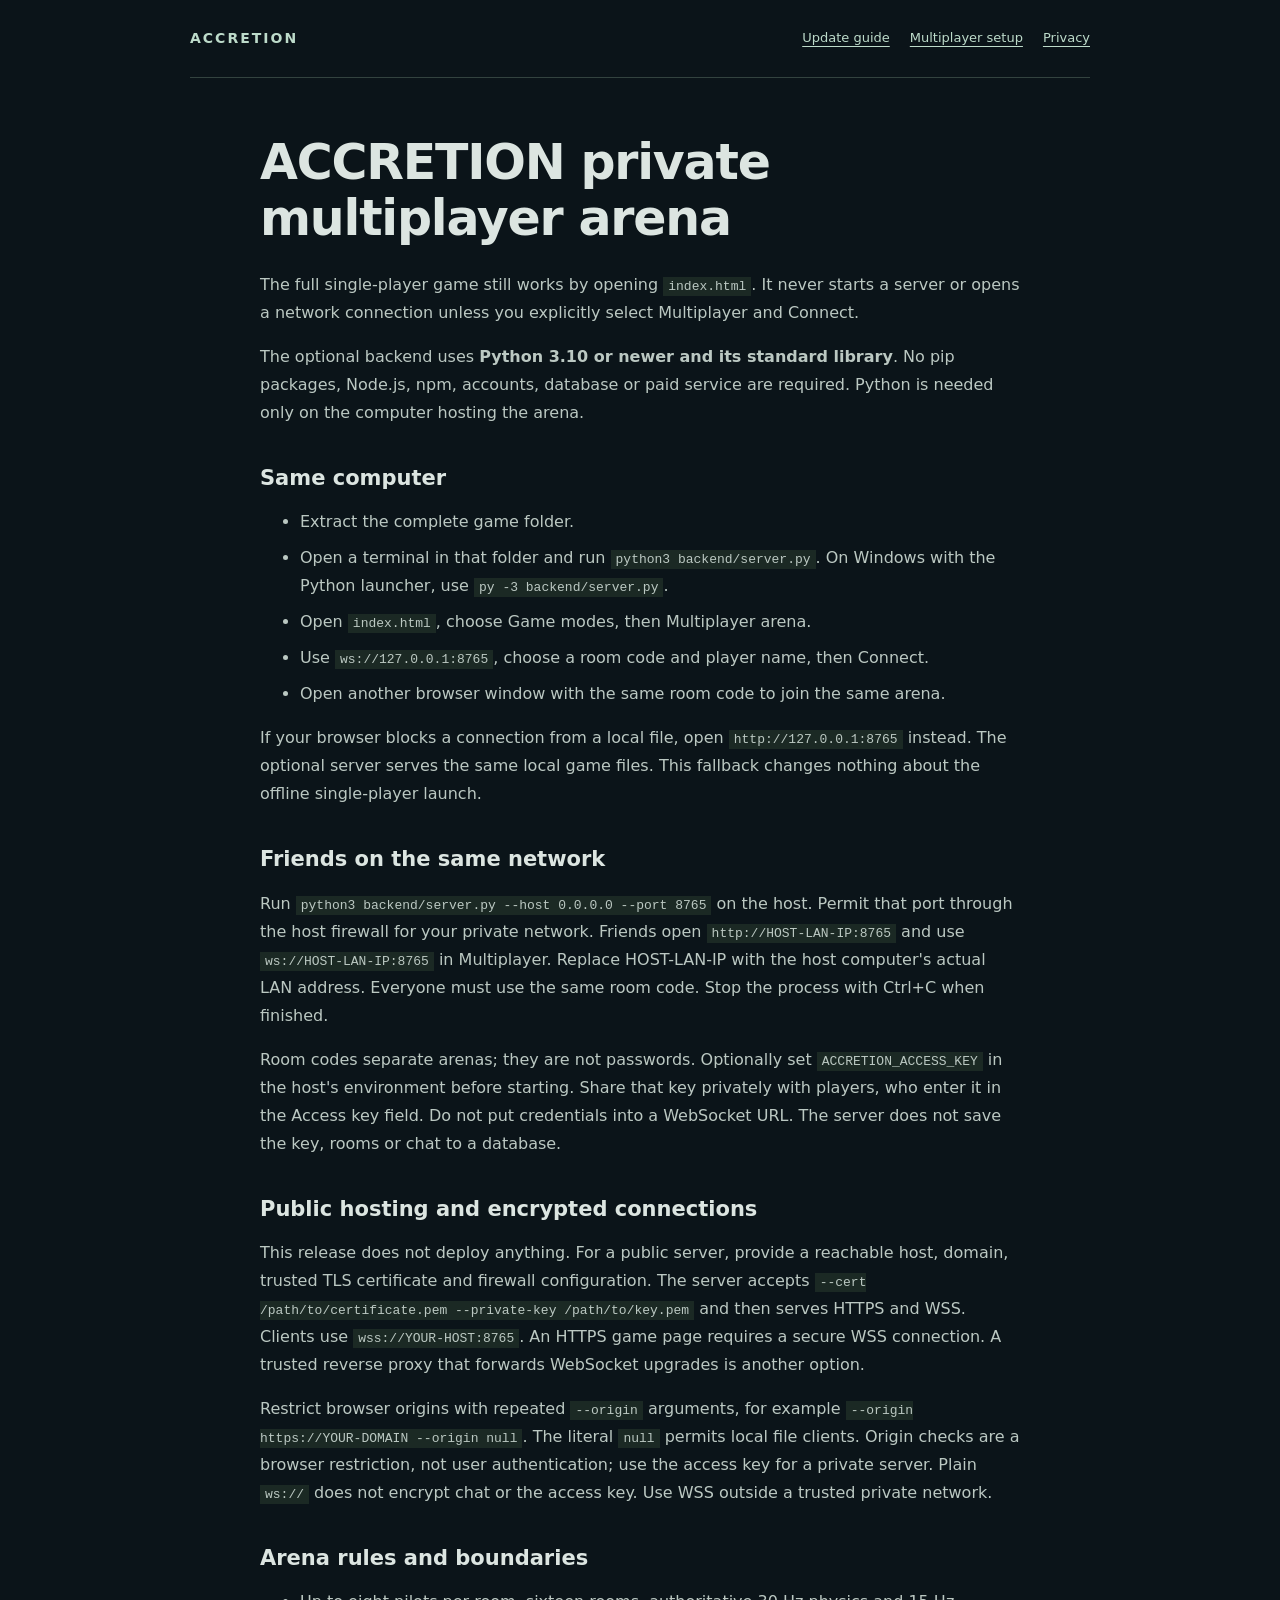
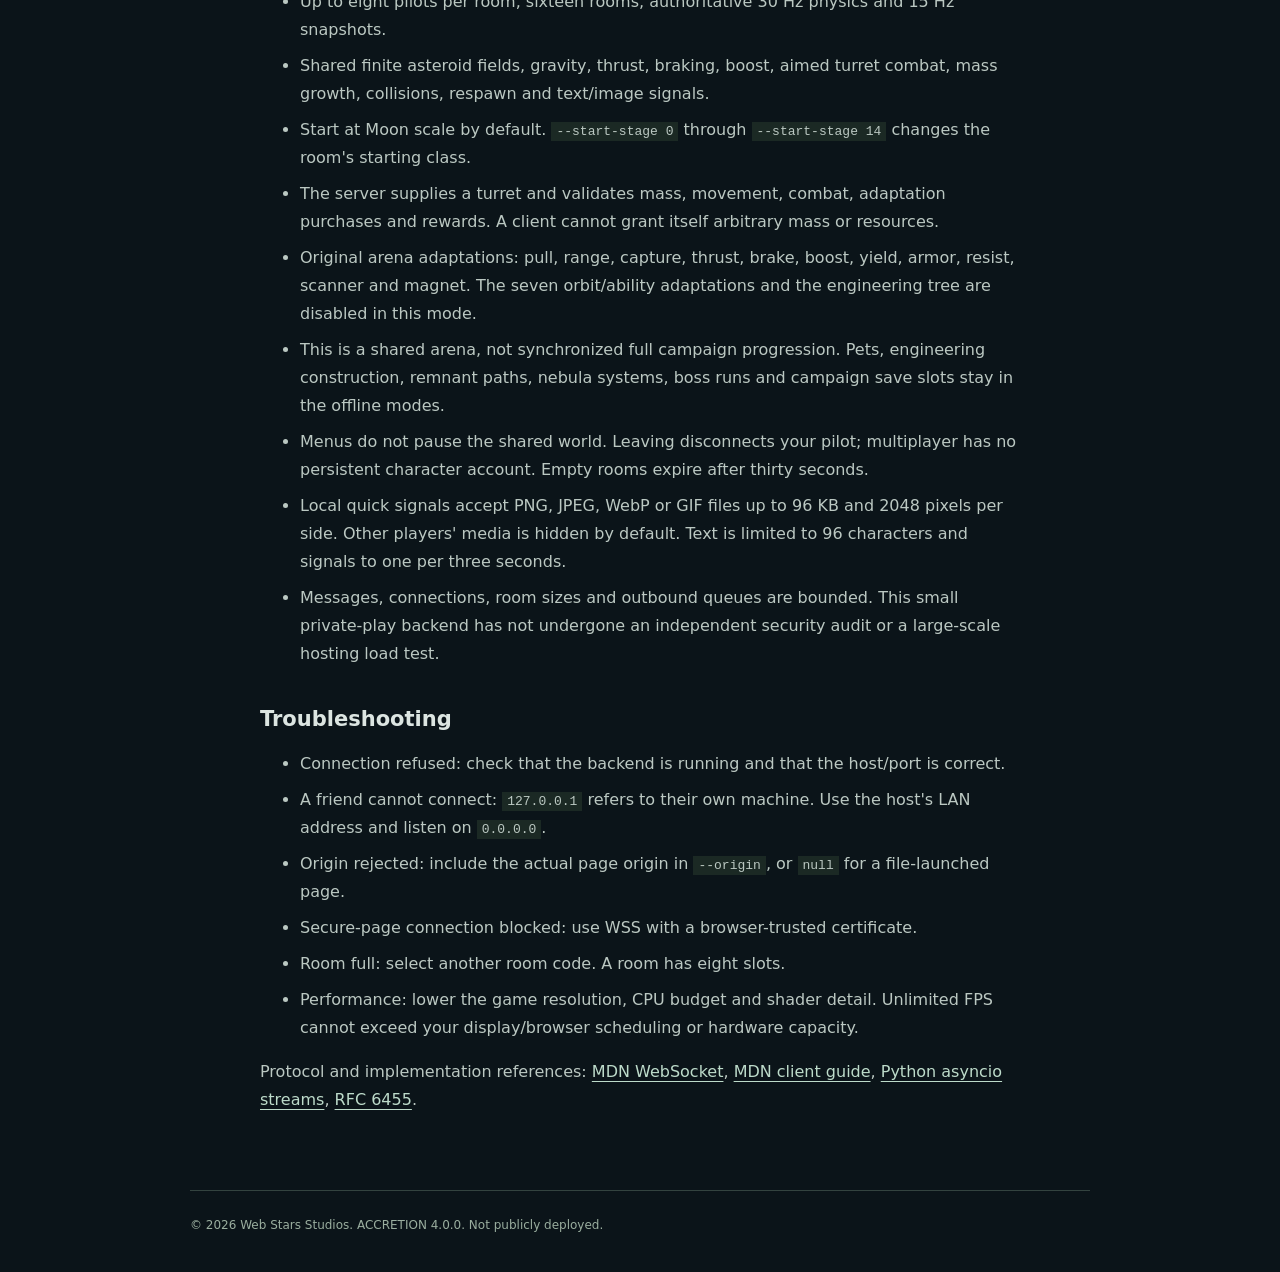
<file: MULTIPLAYER.html>
<!doctype html><html lang="en"><head><meta charset="utf-8"><meta name="viewport" content="width=device-width,initial-scale=1"><meta name="robots" content="noindex,nofollow"><title>Multiplayer setup | ACCRETION</title><link rel="icon" href="favicon.svg"><link rel="stylesheet" href="pages.css"></head><body><header><a href="index.html">ACCRETION</a><nav><a href="ORBITAL_COMMAND.html">Update guide</a><a href="MULTIPLAYER.html">Multiplayer setup</a><a href="privacy.html">Privacy</a></nav></header><main id="content"><h1>ACCRETION private multiplayer arena</h1><p>The full single-player game still works by opening <code>index.html</code>. It never starts a server or opens a network connection unless you explicitly select Multiplayer and Connect. </p><p>The optional backend uses <strong>Python 3.10 or newer and its standard library</strong>. No pip packages, Node.js, npm, accounts, database or paid service are required. Python is needed only on the computer hosting the arena. </p><h2>Same computer</h2><ul><li>Extract the complete game folder.</li><li>Open a terminal in that folder and run <code>python3 backend/server.py</code>. On Windows with the Python launcher, use <code>py -3 backend/server.py</code>.</li><li>Open <code>index.html</code>, choose Game modes, then Multiplayer arena.</li><li>Use <code>ws://127.0.0.1:8765</code>, choose a room code and player name, then Connect.</li><li>Open another browser window with the same room code to join the same arena.</li></ul><p>If your browser blocks a connection from a local file, open <code>http://127.0.0.1:8765</code> instead. The optional server serves the same local game files. This fallback changes nothing about the offline single-player launch. </p><h2>Friends on the same network</h2><p>Run <code>python3 backend/server.py --host 0.0.0.0 --port 8765</code> on the host. Permit that port through the host firewall for your private network. Friends open <code>http://HOST-LAN-IP:8765</code> and use <code>ws://HOST-LAN-IP:8765</code> in Multiplayer. Replace HOST-LAN-IP with the host computer&#x27;s actual LAN address. Everyone must use the same room code. Stop the process with Ctrl+C when finished. </p><p>Room codes separate arenas; they are not passwords. Optionally set <code>ACCRETION_ACCESS_KEY</code> in the host&#x27;s environment before starting. Share that key privately with players, who enter it in the Access key field. Do not put credentials into a WebSocket URL. The server does not save the key, rooms or chat to a database. </p><h2>Public hosting and encrypted connections</h2><p>This release does not deploy anything. For a public server, provide a reachable host, domain, trusted TLS certificate and firewall configuration. The server accepts <code>--cert /path/to/certificate.pem --private-key /path/to/key.pem</code> and then serves HTTPS and WSS. Clients use <code>wss://YOUR-HOST:8765</code>. An HTTPS game page requires a secure WSS connection. A trusted reverse proxy that forwards WebSocket upgrades is another option. </p><p>Restrict browser origins with repeated <code>--origin</code> arguments, for example <code>--origin https://YOUR-DOMAIN --origin null</code>. The literal <code>null</code> permits local file clients. Origin checks are a browser restriction, not user authentication; use the access key for a private server. Plain <code>ws://</code> does not encrypt chat or the access key. Use WSS outside a trusted private network. </p><h2>Arena rules and boundaries</h2><ul><li>Up to eight pilots per room, sixteen rooms, authoritative 30 Hz physics and 15 Hz snapshots.</li><li>Shared finite asteroid fields, gravity, thrust, braking, boost, aimed turret combat, mass growth, collisions, respawn and text/image signals.</li><li>Start at Moon scale by default. <code>--start-stage 0</code> through <code>--start-stage 14</code> changes the room&#x27;s starting class.</li><li>The server supplies a turret and validates mass, movement, combat, adaptation purchases and rewards. A client cannot grant itself arbitrary mass or resources.</li><li>Original arena adaptations: pull, range, capture, thrust, brake, boost, yield, armor, resist, scanner and magnet. The seven orbit/ability adaptations and the engineering tree are disabled in this mode.</li><li>This is a shared arena, not synchronized full campaign progression. Pets, engineering construction, remnant paths, nebula systems, boss runs and campaign save slots stay in the offline modes.</li><li>Menus do not pause the shared world. Leaving disconnects your pilot; multiplayer has no persistent character account. Empty rooms expire after thirty seconds.</li><li>Local quick signals accept PNG, JPEG, WebP or GIF files up to 96 KB and 2048 pixels per side. Other players&#x27; media is hidden by default. Text is limited to 96 characters and signals to one per three seconds.</li><li>Messages, connections, room sizes and outbound queues are bounded. This small private-play backend has not undergone an independent security audit or a large-scale hosting load test.</li></ul><h2>Troubleshooting</h2><ul><li>Connection refused: check that the backend is running and that the host/port is correct.</li><li>A friend cannot connect: <code>127.0.0.1</code> refers to their own machine. Use the host&#x27;s LAN address and listen on <code>0.0.0.0</code>.</li><li>Origin rejected: include the actual page origin in <code>--origin</code>, or <code>null</code> for a file-launched page.</li><li>Secure-page connection blocked: use WSS with a browser-trusted certificate.</li><li>Room full: select another room code. A room has eight slots.</li><li>Performance: lower the game resolution, CPU budget and shader detail. Unlimited FPS cannot exceed your display/browser scheduling or hardware capacity.</li></ul><p>Protocol and implementation references: <a href="https://developer.mozilla.org/en-US/docs/Web/API/WebSocket">MDN WebSocket</a>, <a href="https://developer.mozilla.org/en-US/docs/Web/API/WebSockets_API/Writing_WebSocket_client_applications">MDN client guide</a>, <a href="https://docs.python.org/3/library/asyncio-stream.html">Python asyncio streams</a>, <a href="https://www.rfc-editor.org/rfc/rfc6455">RFC 6455</a>. </p></main><footer>© 2026 Web Stars Studios. ACCRETION 4.0.0. Not publicly deployed.</footer></body></html>
</file>
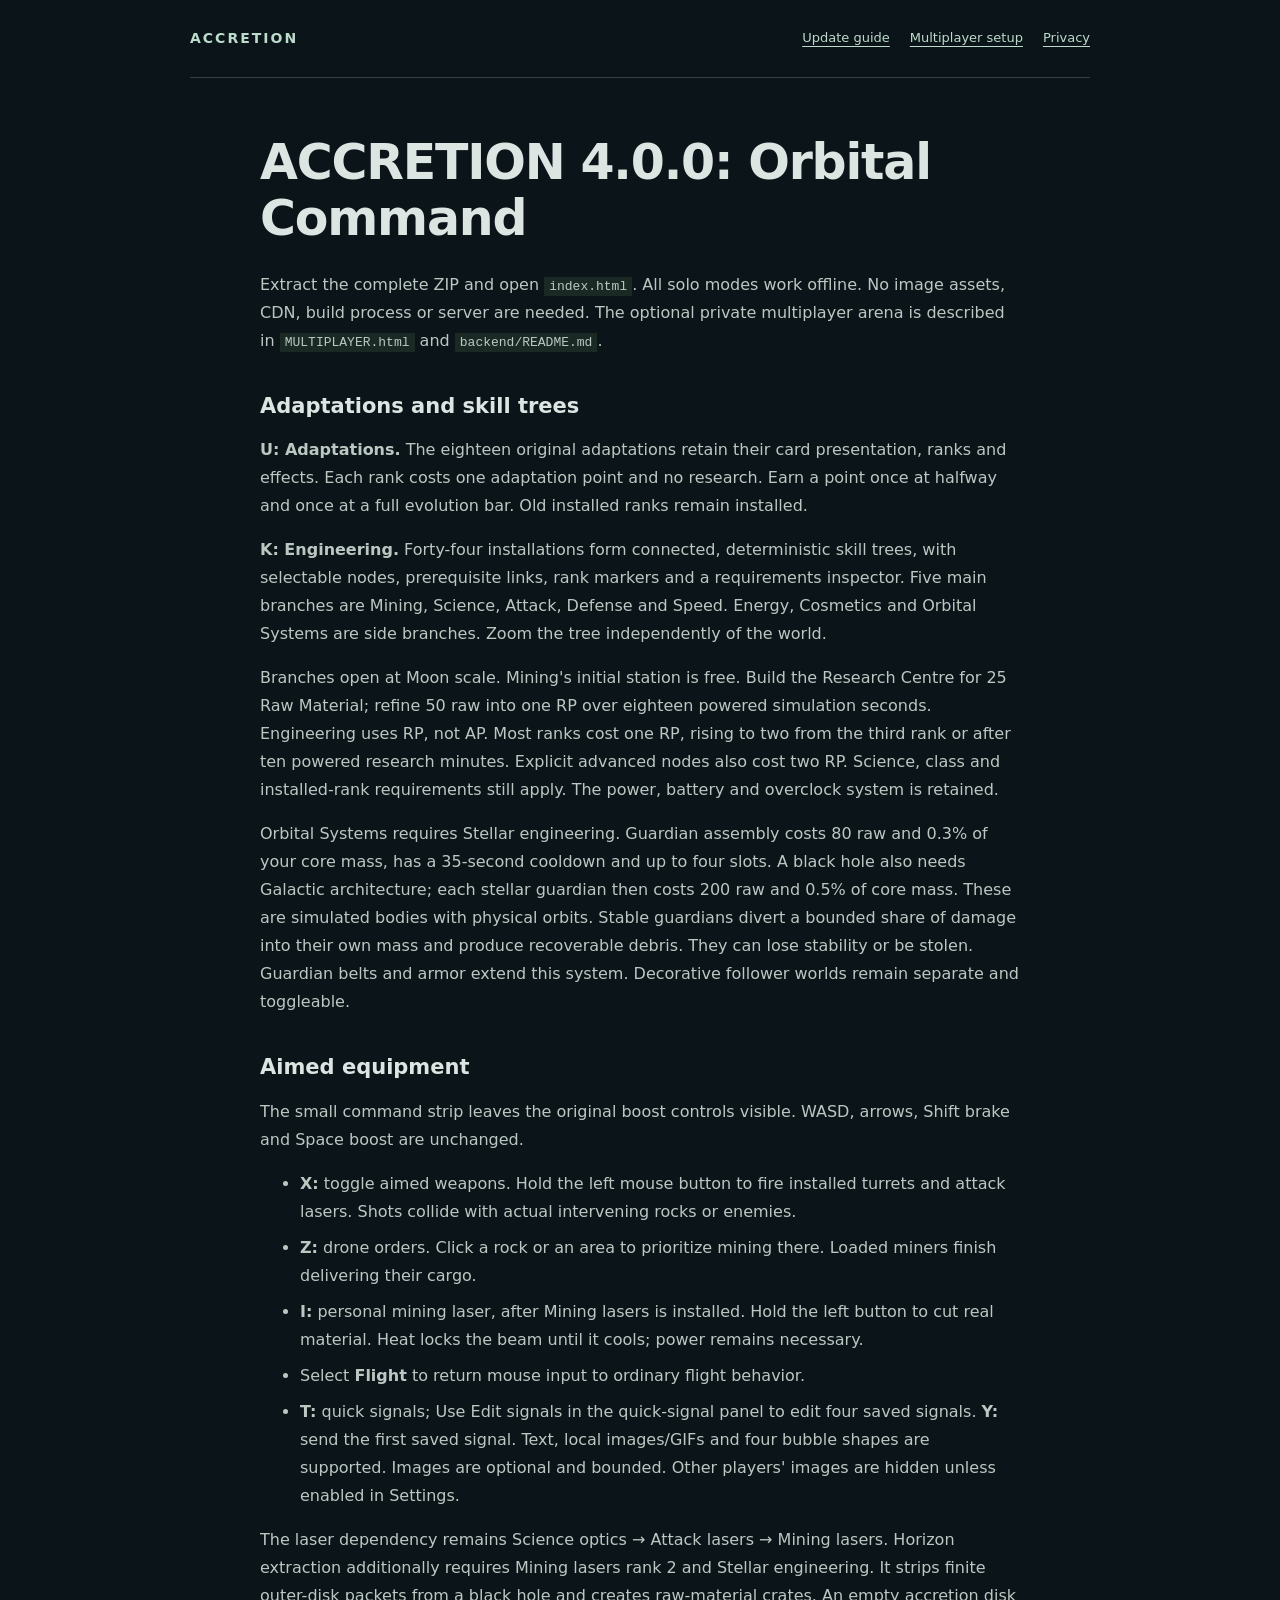
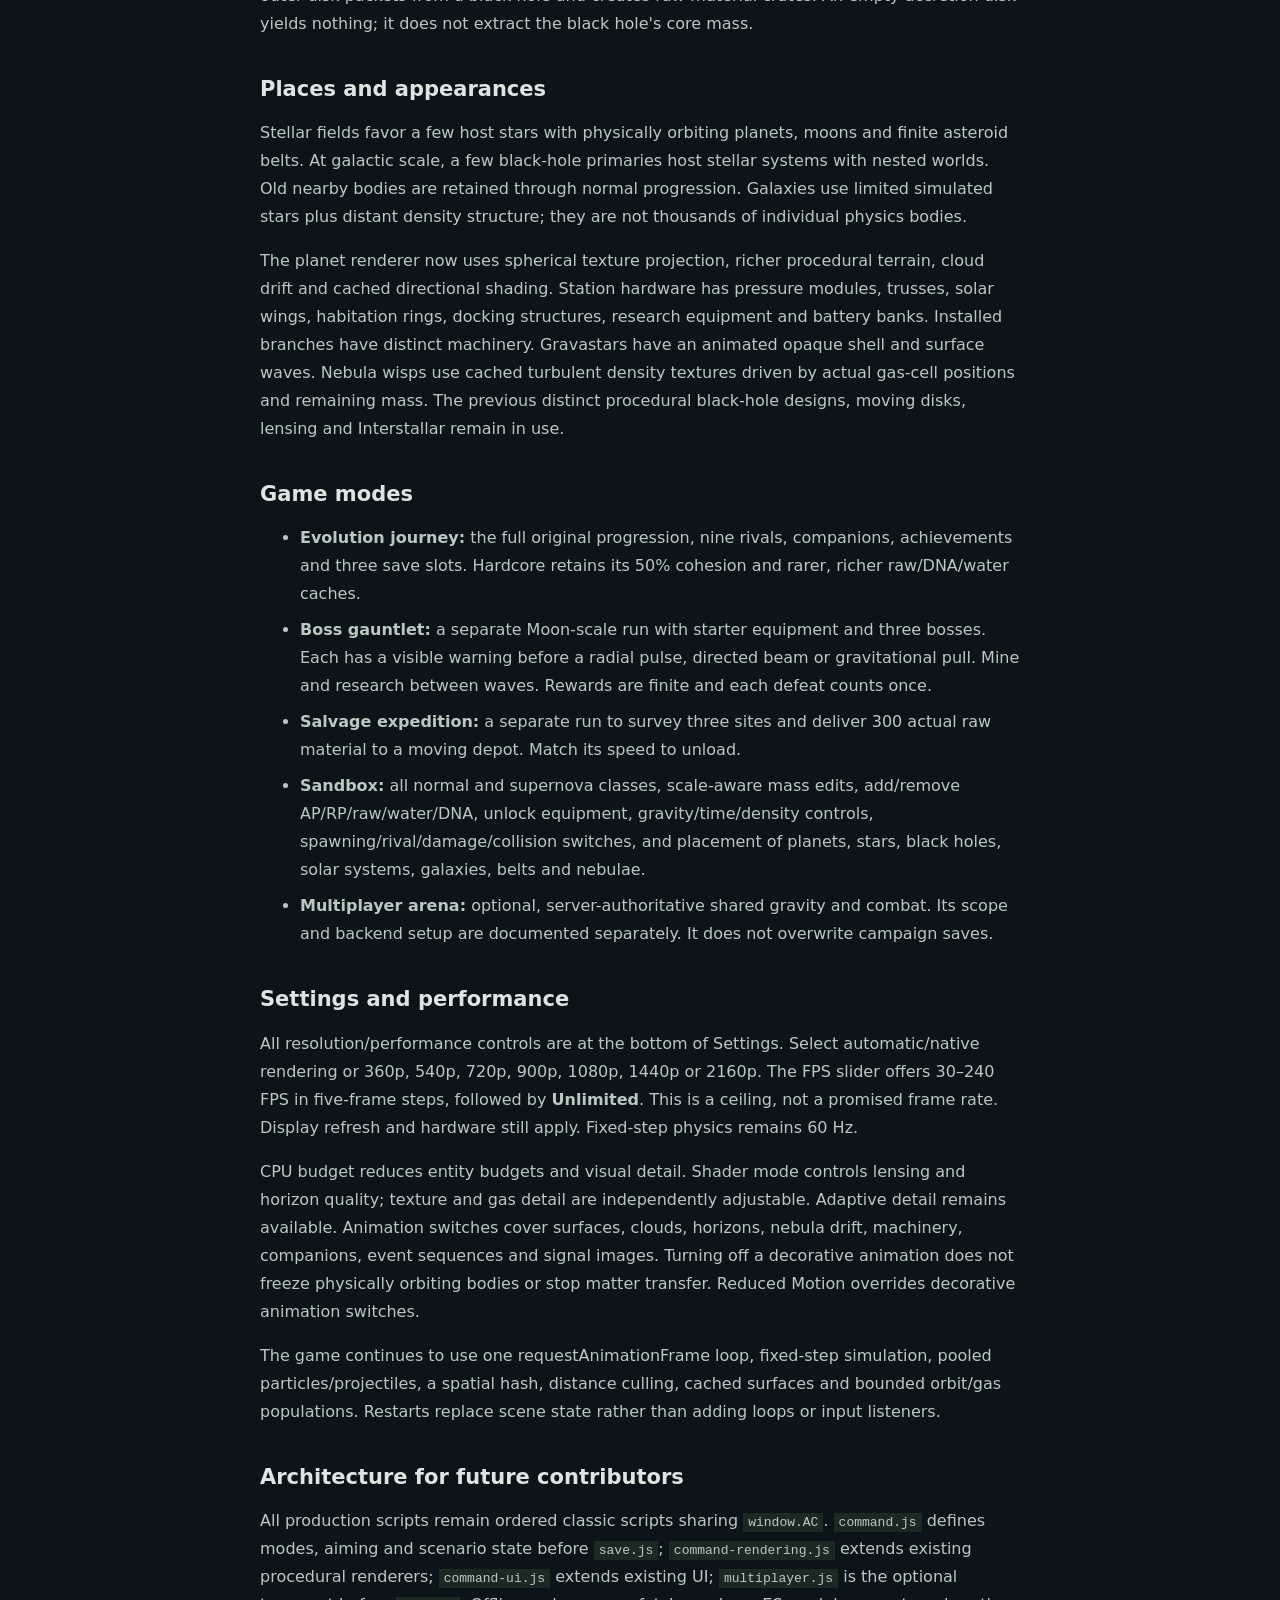
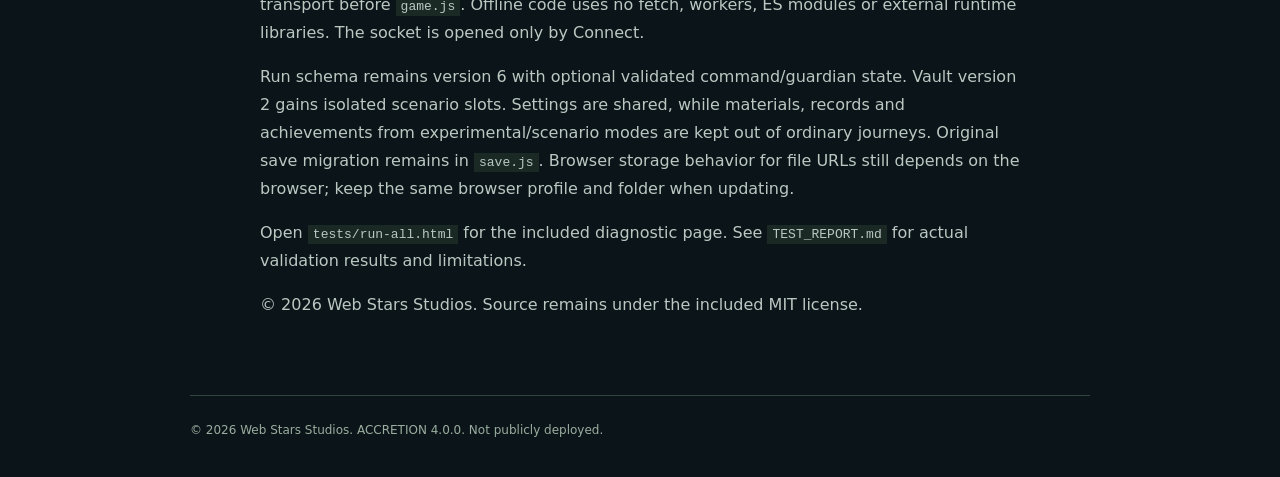
<file: ORBITAL_COMMAND.html>
<!doctype html><html lang="en"><head><meta charset="utf-8"><meta name="viewport" content="width=device-width,initial-scale=1"><meta name="robots" content="noindex,nofollow"><title>Orbital Command update | ACCRETION</title><link rel="icon" href="favicon.svg"><link rel="stylesheet" href="pages.css"></head><body><header><a href="index.html">ACCRETION</a><nav><a href="ORBITAL_COMMAND.html">Update guide</a><a href="MULTIPLAYER.html">Multiplayer setup</a><a href="privacy.html">Privacy</a></nav></header><main id="content"><h1>ACCRETION 4.0.0: Orbital Command</h1><p>Extract the complete ZIP and open <code>index.html</code>. All solo modes work offline. No image assets, CDN, build process or server are needed. The optional private multiplayer arena is described in <code>MULTIPLAYER.html</code> and <code>backend/README.md</code>. </p><h2>Adaptations and skill trees</h2><p><strong>U: Adaptations.</strong> The eighteen original adaptations retain their card presentation, ranks and effects. Each rank costs one adaptation point and no research. Earn a point once at halfway and once at a full evolution bar. Old installed ranks remain installed. </p><p><strong>K: Engineering.</strong> Forty-four installations form connected, deterministic skill trees, with selectable nodes, prerequisite links, rank markers and a requirements inspector. Five main branches are Mining, Science, Attack, Defense and Speed. Energy, Cosmetics and Orbital Systems are side branches. Zoom the tree independently of the world. </p><p>Branches open at Moon scale. Mining&#x27;s initial station is free. Build the Research Centre for 25 Raw Material; refine 50 raw into one RP over eighteen powered simulation seconds. Engineering uses RP, not AP. Most ranks cost one RP, rising to two from the third rank or after ten powered research minutes. Explicit advanced nodes also cost two RP. Science, class and installed-rank requirements still apply. The power, battery and overclock system is retained. </p><p>Orbital Systems requires Stellar engineering. Guardian assembly costs 80 raw and 0.3% of your core mass, has a 35-second cooldown and up to four slots. A black hole also needs Galactic architecture; each stellar guardian then costs 200 raw and 0.5% of core mass. These are simulated bodies with physical orbits. Stable guardians divert a bounded share of damage into their own mass and produce recoverable debris. They can lose stability or be stolen. Guardian belts and armor extend this system. Decorative follower worlds remain separate and toggleable. </p><h2>Aimed equipment</h2><p>The small command strip leaves the original boost controls visible. WASD, arrows, Shift brake and Space boost are unchanged. </p><ul><li><strong>X:</strong> toggle aimed weapons. Hold the left mouse button to fire installed turrets and attack lasers. Shots collide with actual intervening rocks or enemies.</li><li><strong>Z:</strong> drone orders. Click a rock or an area to prioritize mining there. Loaded miners finish delivering their cargo.</li><li><strong>I:</strong> personal mining laser, after Mining lasers is installed. Hold the left button to cut real material. Heat locks the beam until it cools; power remains necessary.</li><li>Select <strong>Flight</strong> to return mouse input to ordinary flight behavior.</li><li><strong>T:</strong> quick signals; Use Edit signals in the quick-signal panel to edit four saved signals. <strong>Y:</strong> send the first saved signal. Text, local images/GIFs and four bubble shapes are supported. Images are optional and bounded. Other players&#x27; images are hidden unless enabled in Settings.</li></ul><p>The laser dependency remains Science optics → Attack lasers → Mining lasers. Horizon extraction additionally requires Mining lasers rank 2 and Stellar engineering. It strips finite outer-disk packets from a black hole and creates raw-material crates. An empty accretion disk yields nothing; it does not extract the black hole&#x27;s core mass. </p><h2>Places and appearances</h2><p>Stellar fields favor a few host stars with physically orbiting planets, moons and finite asteroid belts. At galactic scale, a few black-hole primaries host stellar systems with nested worlds. Old nearby bodies are retained through normal progression. Galaxies use limited simulated stars plus distant density structure; they are not thousands of individual physics bodies. </p><p>The planet renderer now uses spherical texture projection, richer procedural terrain, cloud drift and cached directional shading. Station hardware has pressure modules, trusses, solar wings, habitation rings, docking structures, research equipment and battery banks. Installed branches have distinct machinery. Gravastars have an animated opaque shell and surface waves. Nebula wisps use cached turbulent density textures driven by actual gas-cell positions and remaining mass. The previous distinct procedural black-hole designs, moving disks, lensing and Interstallar remain in use. </p><h2>Game modes</h2><ul><li><strong>Evolution journey:</strong> the full original progression, nine rivals, companions, achievements and three save slots. Hardcore retains its 50% cohesion and rarer, richer raw/DNA/water caches.</li><li><strong>Boss gauntlet:</strong> a separate Moon-scale run with starter equipment and three bosses. Each has a visible warning before a radial pulse, directed beam or gravitational pull. Mine and research between waves. Rewards are finite and each defeat counts once.</li><li><strong>Salvage expedition:</strong> a separate run to survey three sites and deliver 300 actual raw material to a moving depot. Match its speed to unload.</li><li><strong>Sandbox:</strong> all normal and supernova classes, scale-aware mass edits, add/remove AP/RP/raw/water/DNA, unlock equipment, gravity/time/density controls, spawning/rival/damage/collision switches, and placement of planets, stars, black holes, solar systems, galaxies, belts and nebulae.</li><li><strong>Multiplayer arena:</strong> optional, server-authoritative shared gravity and combat. Its scope and backend setup are documented separately. It does not overwrite campaign saves.</li></ul><h2>Settings and performance</h2><p>All resolution/performance controls are at the bottom of Settings. Select automatic/native rendering or 360p, 540p, 720p, 900p, 1080p, 1440p or 2160p. The FPS slider offers 30–240 FPS in five-frame steps, followed by <strong>Unlimited</strong>. This is a ceiling, not a promised frame rate. Display refresh and hardware still apply. Fixed-step physics remains 60 Hz. </p><p>CPU budget reduces entity budgets and visual detail. Shader mode controls lensing and horizon quality; texture and gas detail are independently adjustable. Adaptive detail remains available. Animation switches cover surfaces, clouds, horizons, nebula drift, machinery, companions, event sequences and signal images. Turning off a decorative animation does not freeze physically orbiting bodies or stop matter transfer. Reduced Motion overrides decorative animation switches. </p><p>The game continues to use one requestAnimationFrame loop, fixed-step simulation, pooled particles/projectiles, a spatial hash, distance culling, cached surfaces and bounded orbit/gas populations. Restarts replace scene state rather than adding loops or input listeners. </p><h2>Architecture for future contributors</h2><p>All production scripts remain ordered classic scripts sharing <code>window.AC</code>. <code>command.js</code> defines modes, aiming and scenario state before <code>save.js</code>; <code>command-rendering.js</code> extends existing procedural renderers; <code>command-ui.js</code> extends existing UI; <code>multiplayer.js</code> is the optional transport before <code>game.js</code>. Offline code uses no fetch, workers, ES modules or external runtime libraries. The socket is opened only by Connect. </p><p>Run schema remains version 6 with optional validated command/guardian state. Vault version 2 gains isolated scenario slots. Settings are shared, while materials, records and achievements from experimental/scenario modes are kept out of ordinary journeys. Original save migration remains in <code>save.js</code>. Browser storage behavior for file URLs still depends on the browser; keep the same browser profile and folder when updating. </p><p>Open <code>tests/run-all.html</code> for the included diagnostic page. See <code>TEST_REPORT.md</code> for actual validation results and limitations. </p><p>© 2026 Web Stars Studios. Source remains under the included MIT license. </p></main><footer>© 2026 Web Stars Studios. ACCRETION 4.0.0. Not publicly deployed.</footer></body></html>
</file>
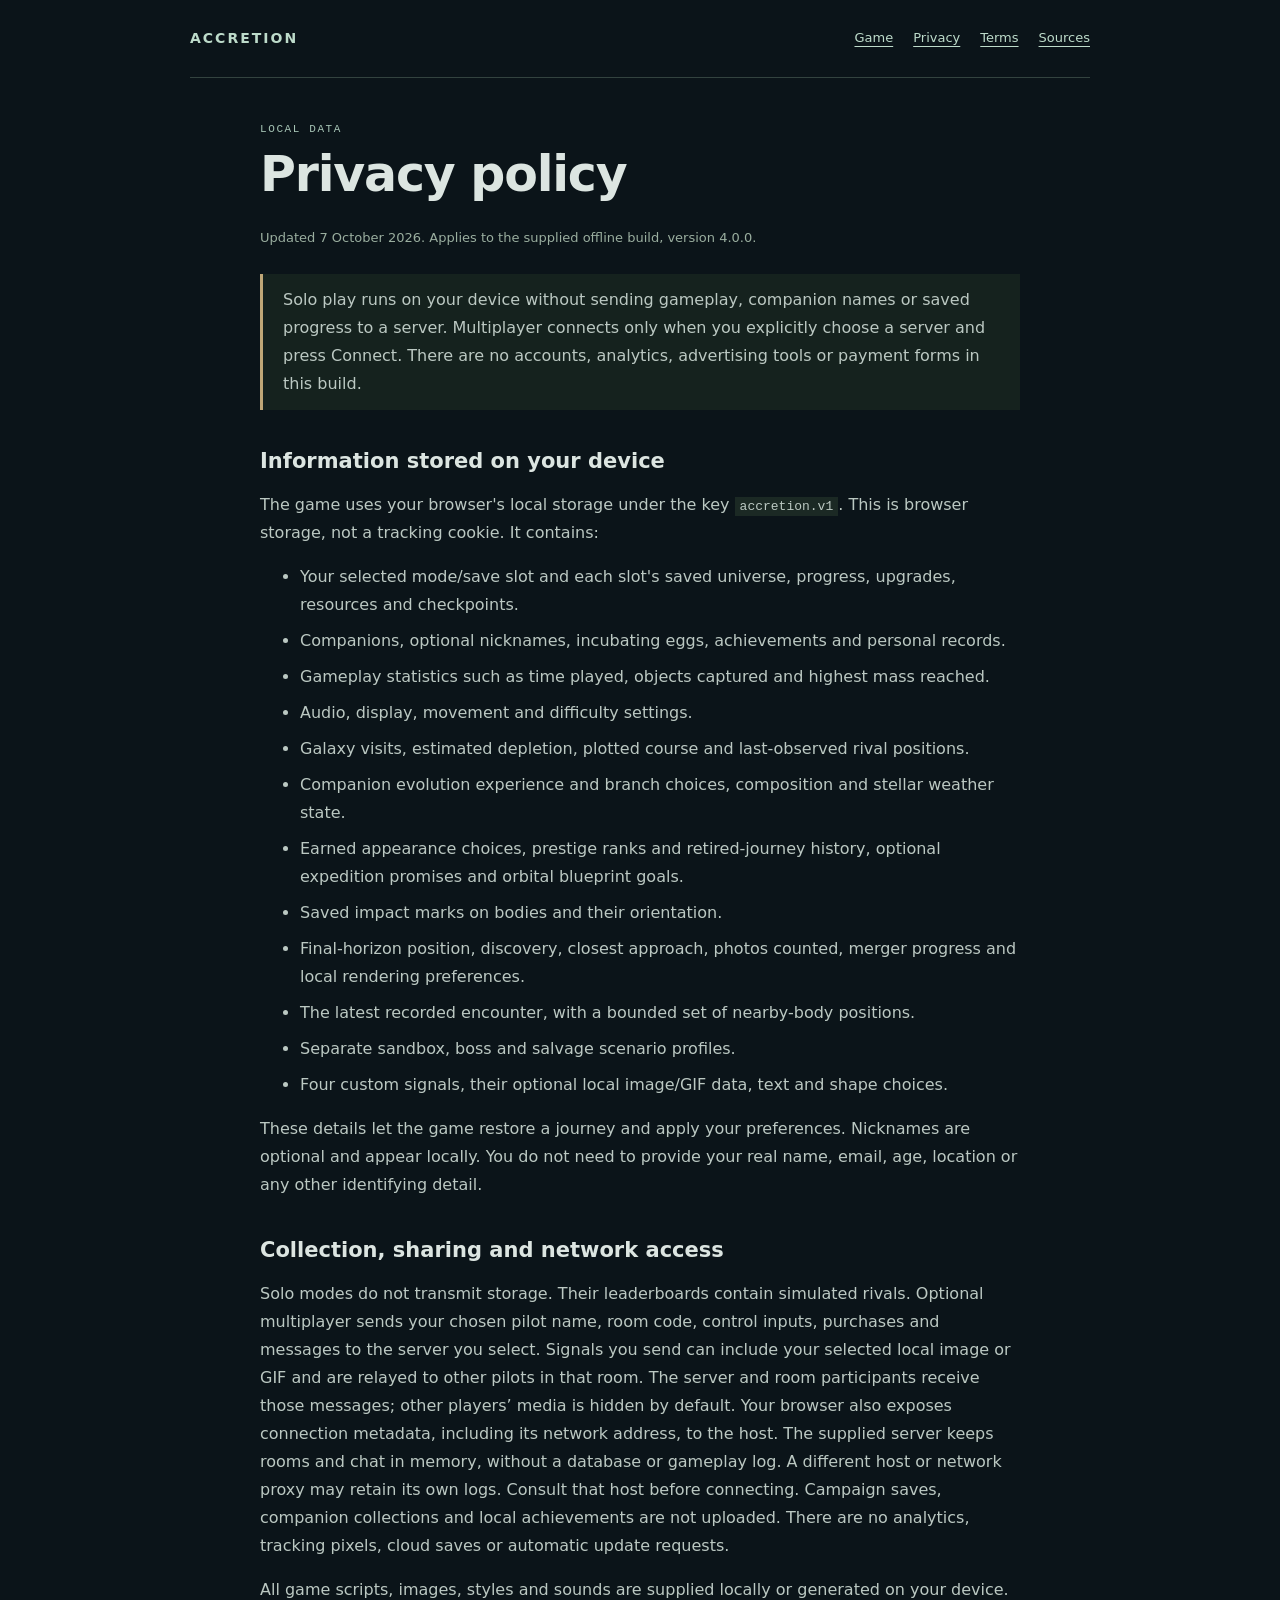
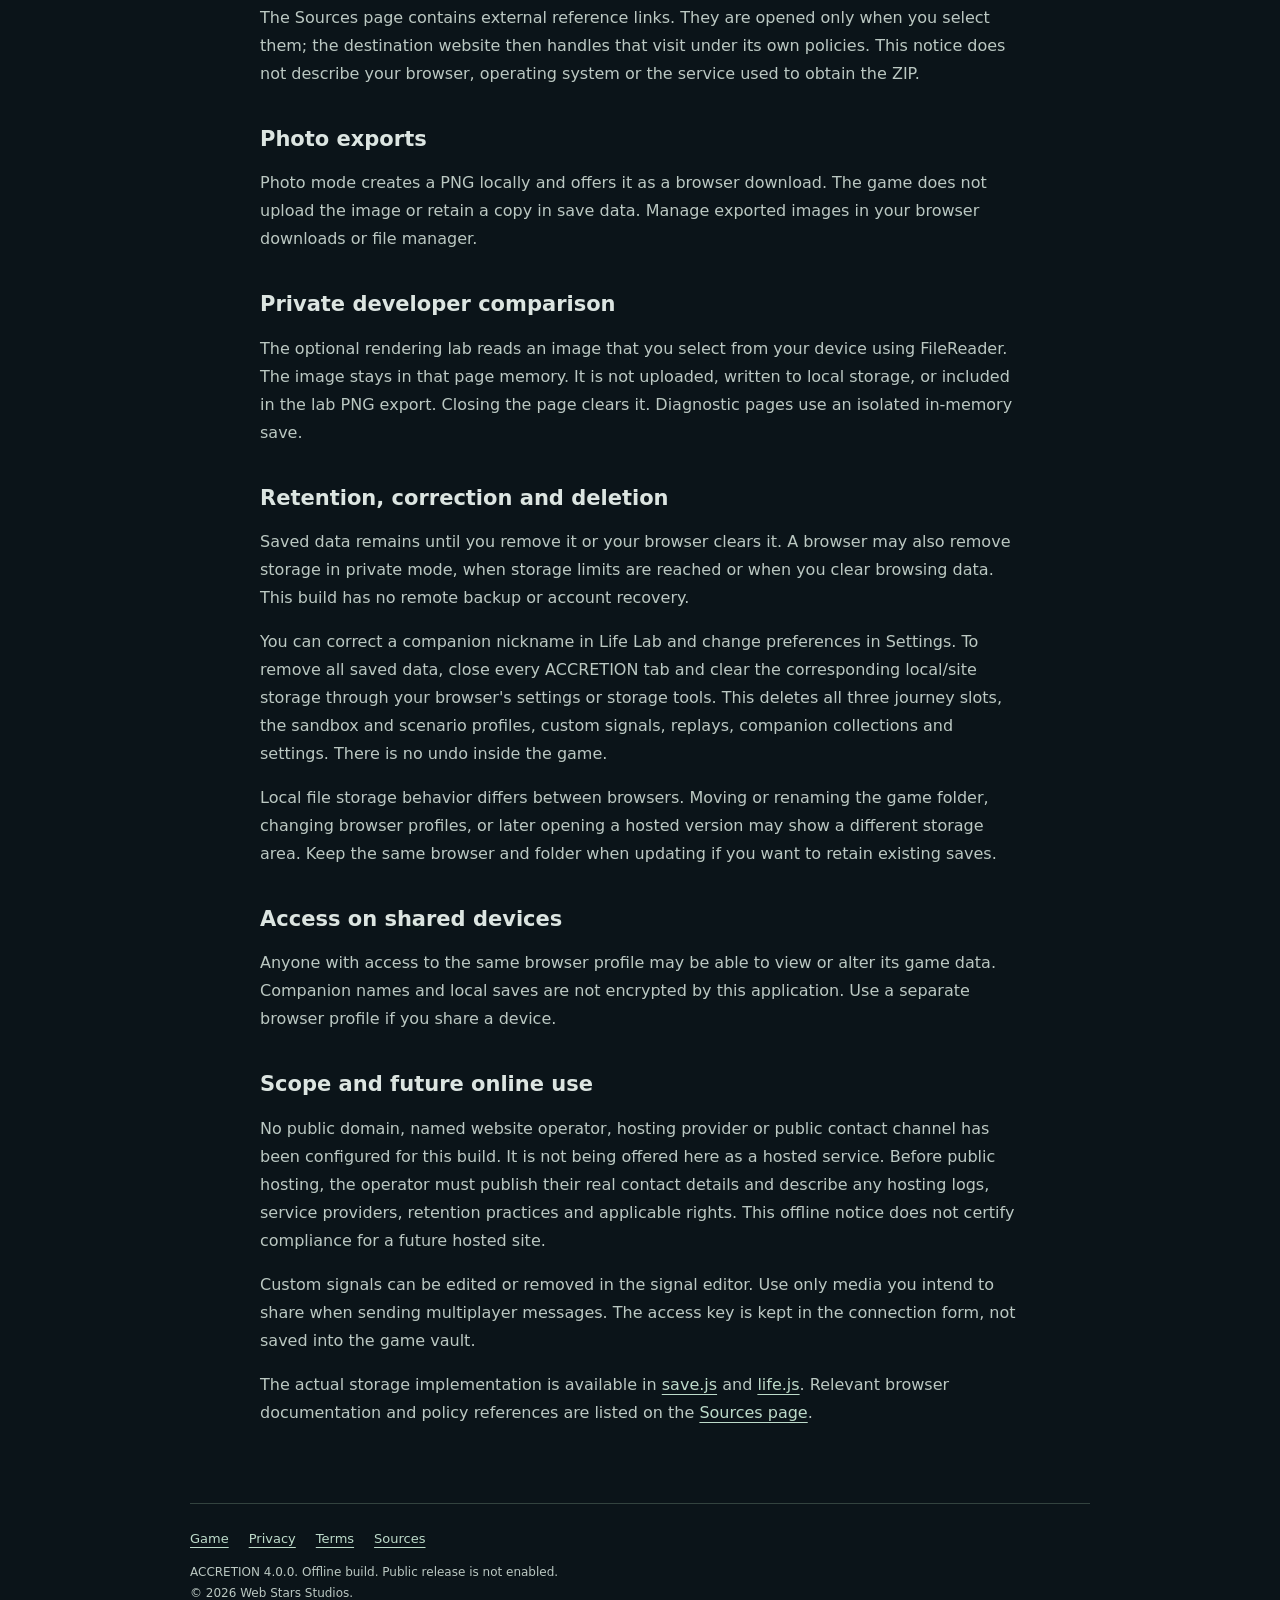
<file: privacy.html>
<!doctype html>
<html lang="en"><head>
<meta charset="utf-8"><meta name="viewport" content="width=device-width,initial-scale=1">
<meta name="robots" content="noindex, nofollow"><meta name="referrer" content="no-referrer">
<meta name="theme-color" content="#0b1419"><meta name="description" content="How the offline ACCRETION build stores saved games, settings and companion names in your browser.">
<title>Privacy policy | ACCRETION</title>
<link rel="icon" href="favicon.svg" type="image/svg+xml"><link rel="icon" href="favicon.ico" sizes="32x32">
<link rel="stylesheet" href="pages.css"></head><body>
<a class="skip" href="#content">Skip to content</a>
<header><a href="index.html">ACCRETION</a><nav aria-label="Information pages"><a href="index.html">Game</a><a href="privacy.html">Privacy</a><a href="terms.html">Terms</a><a href="sources.html">Sources</a></nav></header>
<main id="content"><div class="eyebrow">LOCAL DATA</div><h1>Privacy policy</h1>
<p class="meta">Updated 7 October 2026. Applies to the supplied offline build, version 4.0.0.</p>
<div class="notice"><p>Solo play runs on your device without sending gameplay, companion names or saved progress to a server. Multiplayer connects only when you explicitly choose a server and press Connect. There are no accounts, analytics, advertising tools or payment forms in this build.</p></div>
<h2>Information stored on your device</h2>
<p>The game uses your browser's local storage under the key <code>accretion.v1</code>. This is browser storage, not a tracking cookie. It contains:</p>
<ul><li>Your selected mode/save slot and each slot's saved universe, progress, upgrades, resources and checkpoints.</li><li>Companions, optional nicknames, incubating eggs, achievements and personal records.</li><li>Gameplay statistics such as time played, objects captured and highest mass reached.</li><li>Audio, display, movement and difficulty settings.</li><li>Galaxy visits, estimated depletion, plotted course and last-observed rival positions.</li><li>Companion evolution experience and branch choices, composition and stellar weather state.</li><li>Earned appearance choices, prestige ranks and retired-journey history, optional expedition promises and orbital blueprint goals.</li><li>Saved impact marks on bodies and their orientation.</li><li>Final-horizon position, discovery, closest approach, photos counted, merger progress and local rendering preferences.</li><li>The latest recorded encounter, with a bounded set of nearby-body positions.</li><li>Separate sandbox, boss and salvage scenario profiles.</li><li>Four custom signals, their optional local image/GIF data, text and shape choices.</li></ul>
<p>These details let the game restore a journey and apply your preferences. Nicknames are optional and appear locally. You do not need to provide your real name, email, age, location or any other identifying detail.</p>
<h2>Collection, sharing and network access</h2>
<p>Solo modes do not transmit storage. Their leaderboards contain simulated rivals. Optional multiplayer sends your chosen pilot name, room code, control inputs, purchases and messages to the server you select. Signals you send can include your selected local image or GIF and are relayed to other pilots in that room. The server and room participants receive those messages; other players’ media is hidden by default. Your browser also exposes connection metadata, including its network address, to the host. The supplied server keeps rooms and chat in memory, without a database or gameplay log. A different host or network proxy may retain its own logs. Consult that host before connecting. Campaign saves, companion collections and local achievements are not uploaded. There are no analytics, tracking pixels, cloud saves or automatic update requests.</p>
<p>All game scripts, images, styles and sounds are supplied locally or generated on your device. The Sources page contains external reference links. They are opened only when you select them; the destination website then handles that visit under its own policies. This notice does not describe your browser, operating system or the service used to obtain the ZIP.</p>
<h2>Photo exports</h2><p>Photo mode creates a PNG locally and offers it as a browser download. The game does not upload the image or retain a copy in save data. Manage exported images in your browser downloads or file manager.</p><h2>Private developer comparison</h2><p>The optional rendering lab reads an image that you select from your device using FileReader. The image stays in that page memory. It is not uploaded, written to local storage, or included in the lab PNG export. Closing the page clears it. Diagnostic pages use an isolated in-memory save.</p><h2>Retention, correction and deletion</h2>
<p>Saved data remains until you remove it or your browser clears it. A browser may also remove storage in private mode, when storage limits are reached or when you clear browsing data. This build has no remote backup or account recovery.</p>
<p>You can correct a companion nickname in Life Lab and change preferences in Settings. To remove all saved data, close every ACCRETION tab and clear the corresponding local/site storage through your browser's settings or storage tools. This deletes all three journey slots, the sandbox and scenario profiles, custom signals, replays, companion collections and settings. There is no undo inside the game.</p>
<p>Local file storage behavior differs between browsers. Moving or renaming the game folder, changing browser profiles, or later opening a hosted version may show a different storage area. Keep the same browser and folder when updating if you want to retain existing saves.</p>
<h2>Access on shared devices</h2>
<p>Anyone with access to the same browser profile may be able to view or alter its game data. Companion names and local saves are not encrypted by this application. Use a separate browser profile if you share a device.</p>
<h2>Scope and future online use</h2>
<p>No public domain, named website operator, hosting provider or public contact channel has been configured for this build. It is not being offered here as a hosted service. Before public hosting, the operator must publish their real contact details and describe any hosting logs, service providers, retention practices and applicable rights. This offline notice does not certify compliance for a future hosted site.</p>
<p>Custom signals can be edited or removed in the signal editor. Use only media you intend to share when sending multiplayer messages. The access key is kept in the connection form, not saved into the game vault.</p><p>The actual storage implementation is available in <a href="js/save.js">save.js</a> and <a href="js/life.js">life.js</a>. Relevant browser documentation and policy references are listed on the <a href="sources.html">Sources page</a>.</p>
</main>
<footer><nav aria-label="Information pages"><a href="index.html">Game</a><a href="privacy.html">Privacy</a><a href="terms.html">Terms</a><a href="sources.html">Sources</a></nav><p>ACCRETION 4.0.0. Offline build. Public release is not enabled.<br>© 2026 Web Stars Studios.</p></footer>
</body></html>
</file>
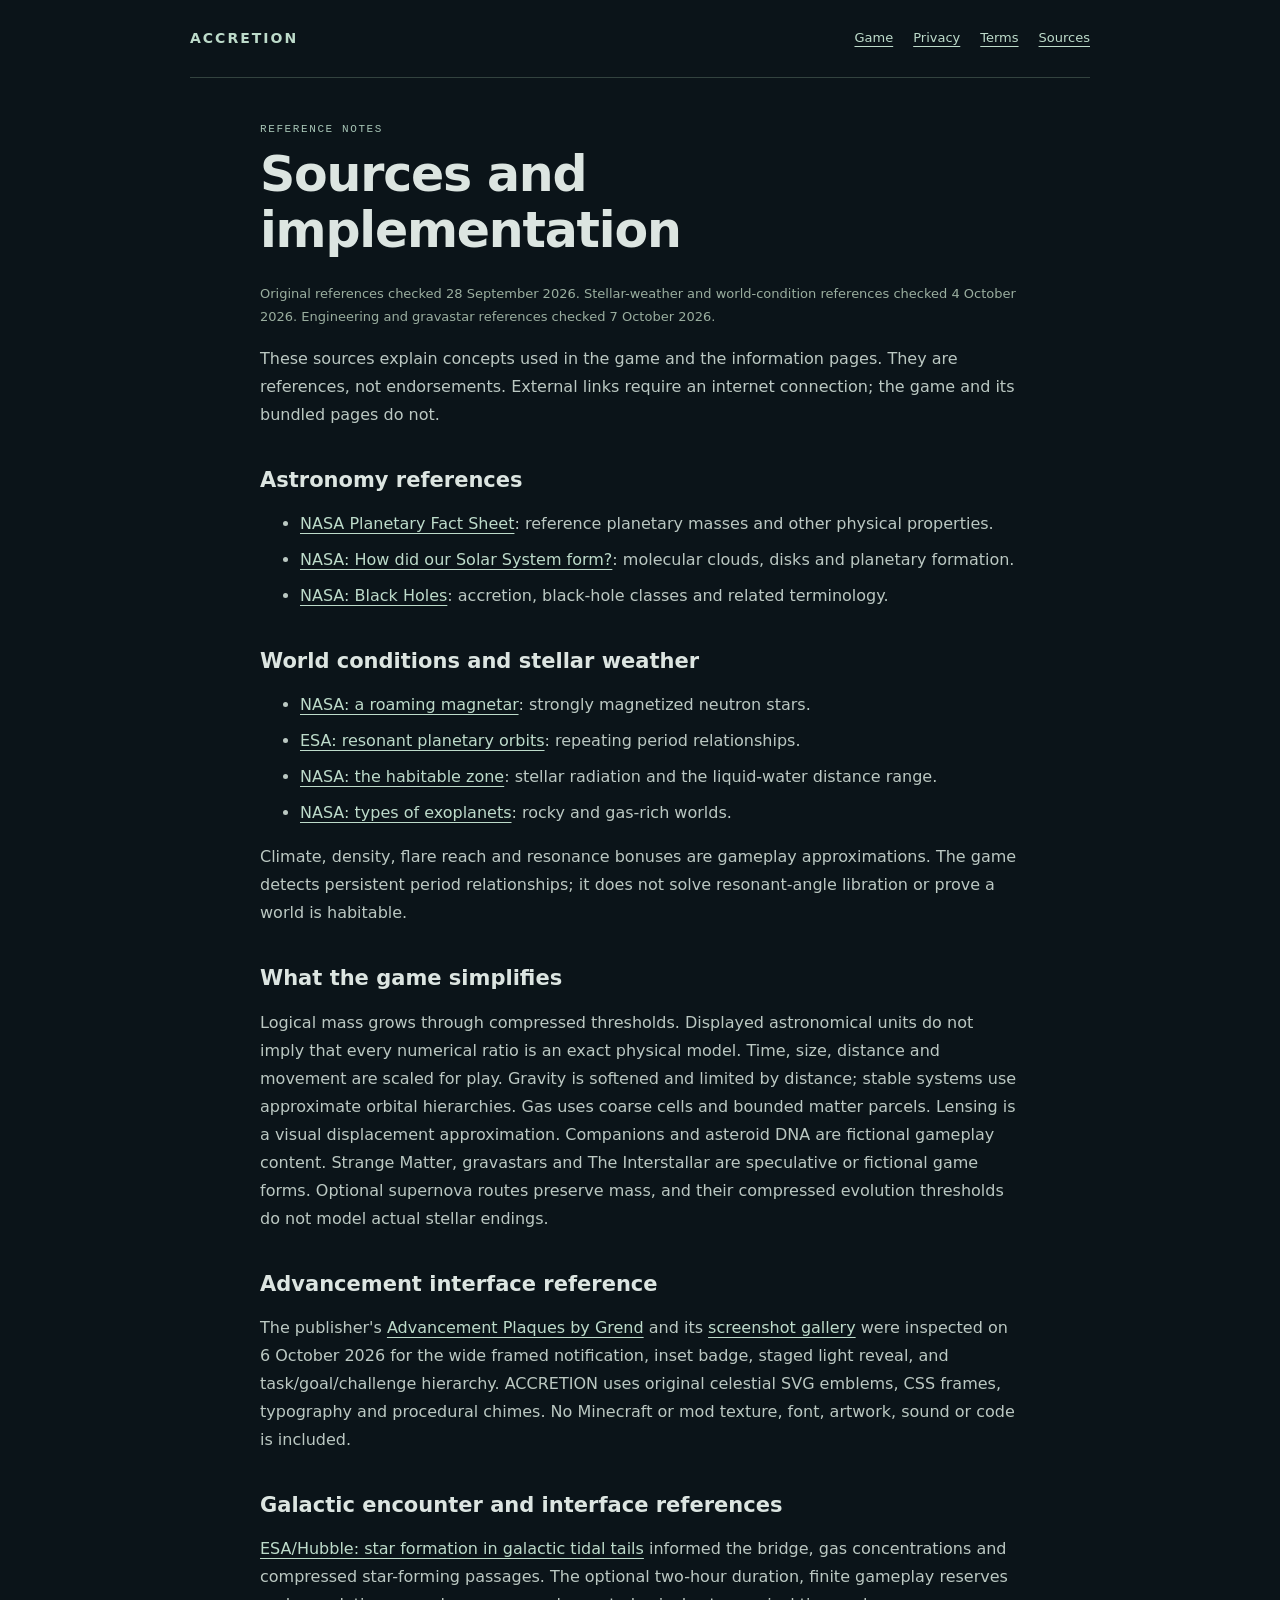
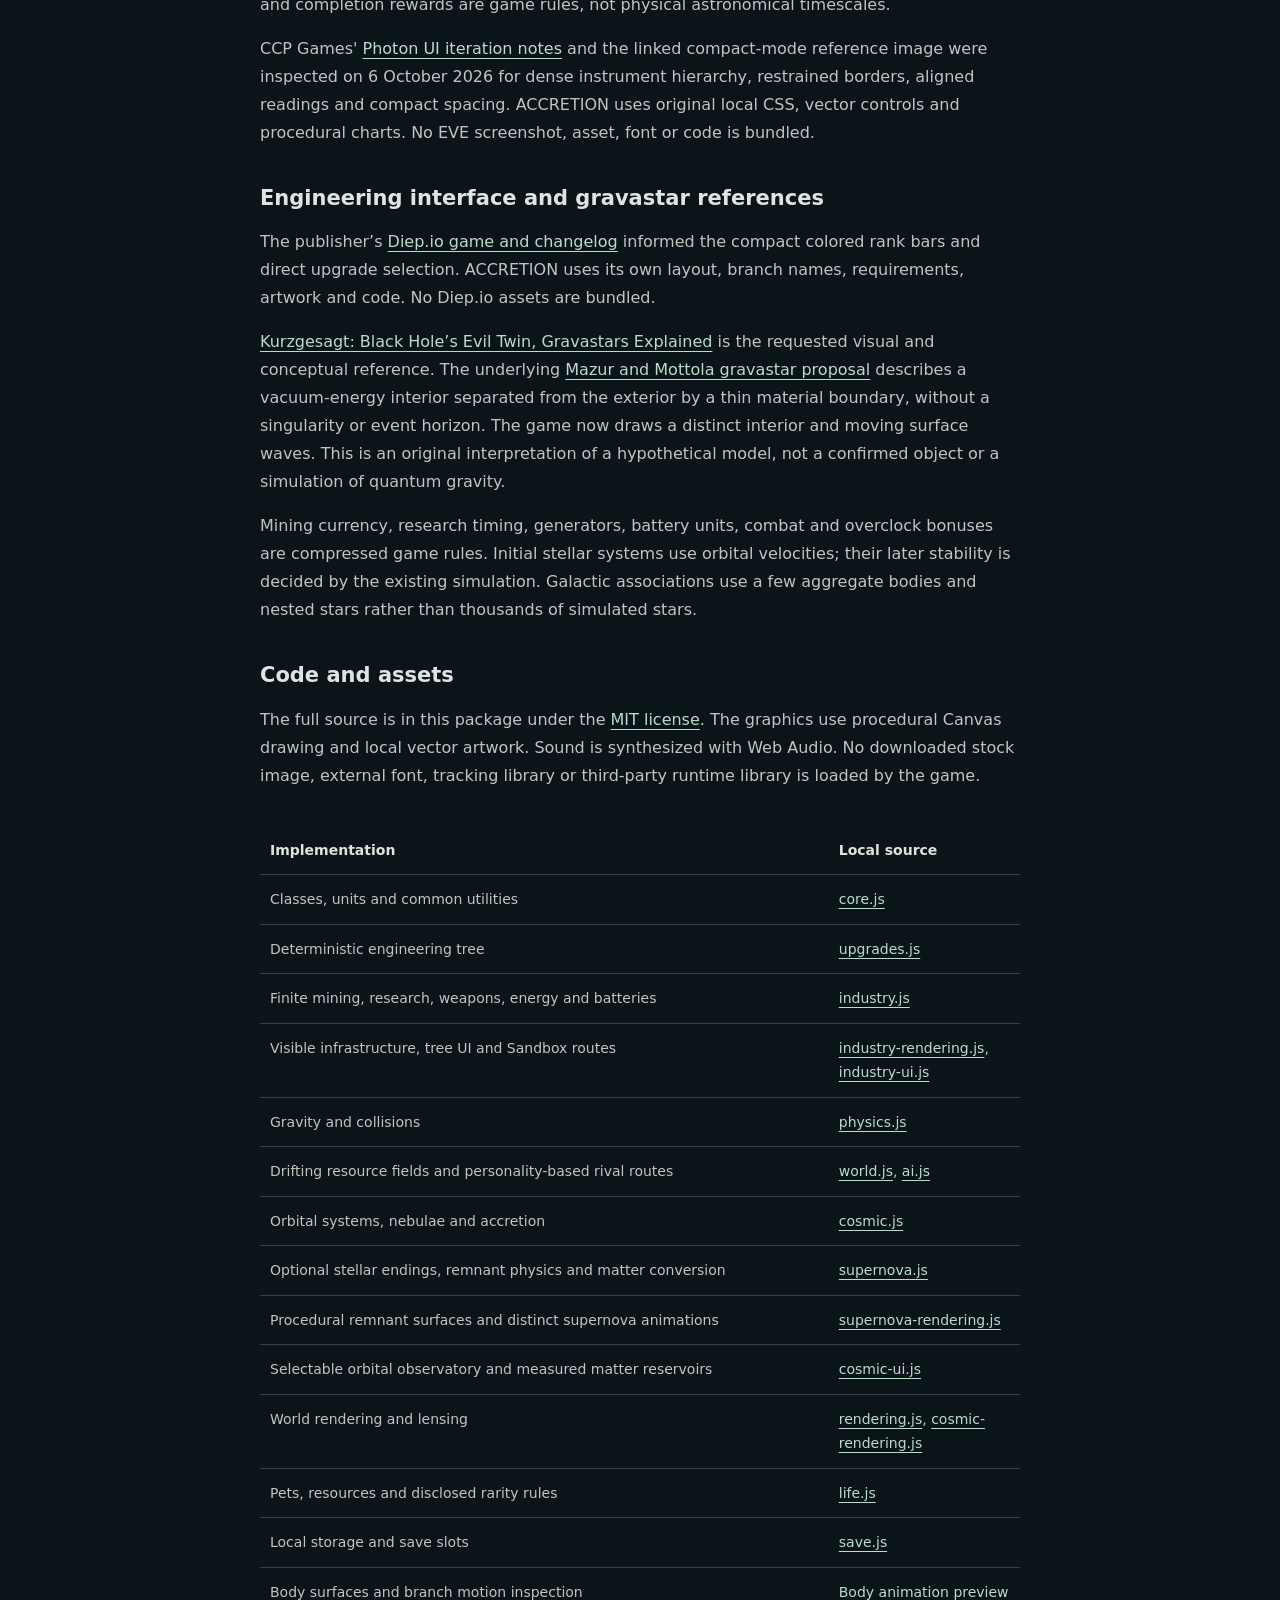
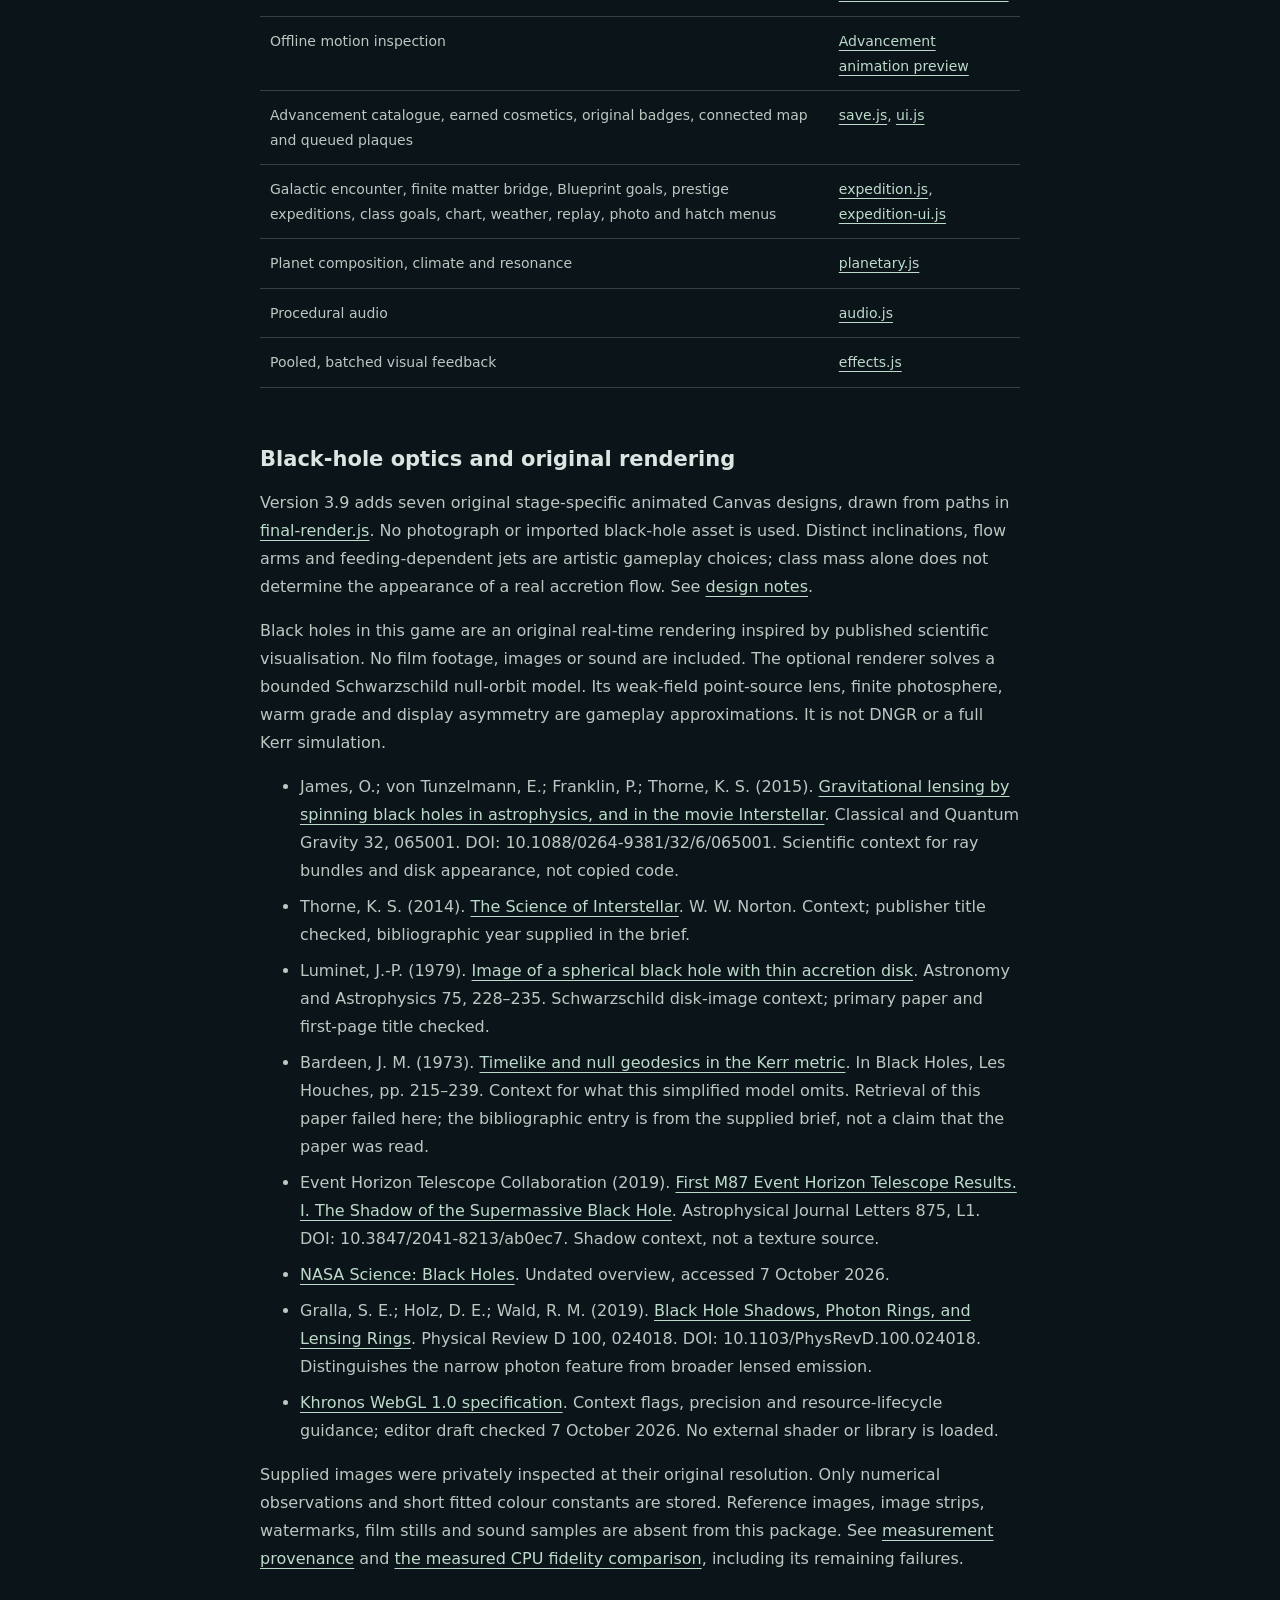
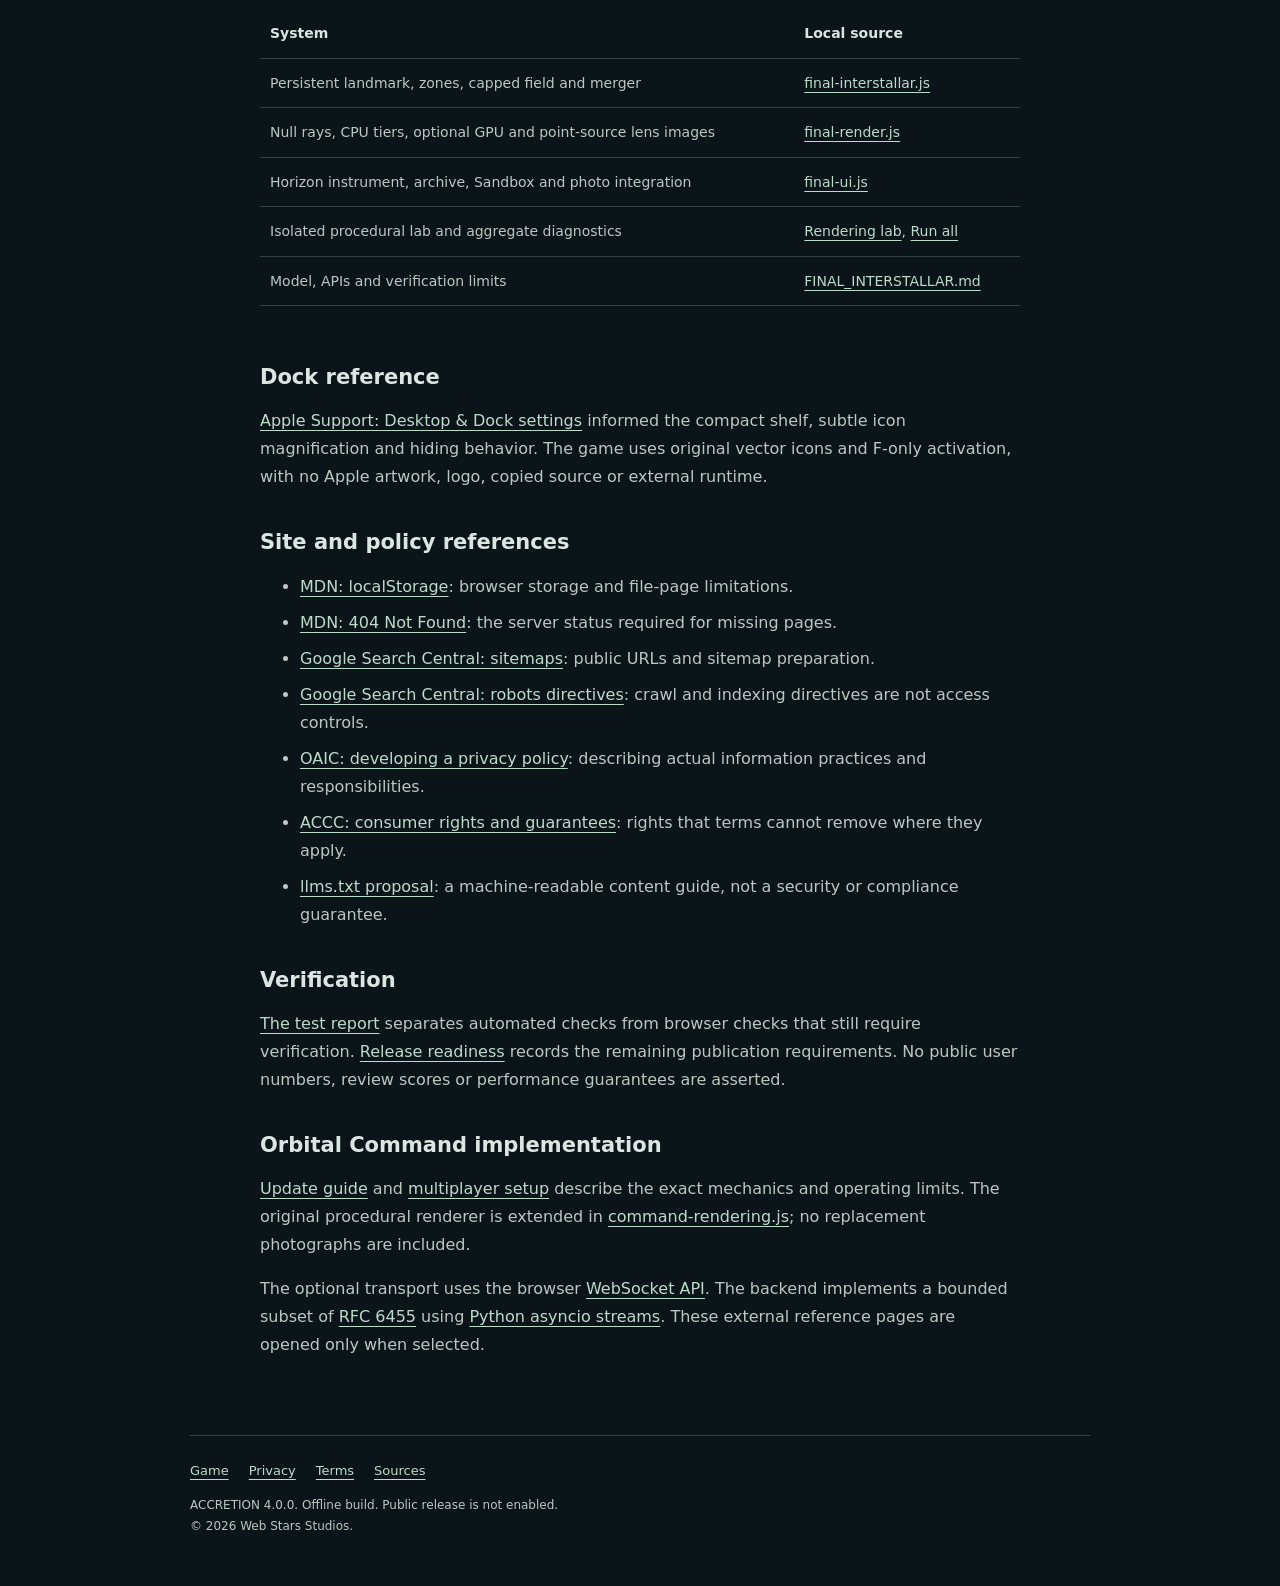
<file: sources.html>
<!doctype html>
<html lang="en"><head>
<meta charset="utf-8"><meta name="viewport" content="width=device-width,initial-scale=1">
<meta name="robots" content="noindex, nofollow"><meta name="referrer" content="no-referrer">
<meta name="theme-color" content="#0b1419"><meta name="description" content="Scientific references, original code locations, licensing and documented simplifications in ACCRETION.">
<title>Sources and implementation | ACCRETION</title>
<link rel="icon" href="favicon.svg" type="image/svg+xml"><link rel="icon" href="favicon.ico" sizes="32x32">
<link rel="stylesheet" href="pages.css"></head><body>
<a class="skip" href="#content">Skip to content</a>
<header><a href="index.html">ACCRETION</a><nav aria-label="Information pages"><a href="index.html">Game</a><a href="privacy.html">Privacy</a><a href="terms.html">Terms</a><a href="sources.html">Sources</a></nav></header>
<main id="content"><div class="eyebrow">REFERENCE NOTES</div><h1>Sources and implementation</h1>
<p class="meta">Original references checked 28 September 2026. Stellar-weather and world-condition references checked 4 October 2026. Engineering and gravastar references checked 7 October 2026.</p>
<p>These sources explain concepts used in the game and the information pages. They are references, not endorsements. External links require an internet connection; the game and its bundled pages do not.</p>
<h2>Astronomy references</h2>
<ul><li><a href="https://nssdc.gsfc.nasa.gov/planetary/factsheet/" rel="noreferrer">NASA Planetary Fact Sheet</a>: reference planetary masses and other physical properties.</li><li><a href="https://science.nasa.gov/astrobiology/learning-resources/alp/how-did-our-solar-system-form/" rel="noreferrer">NASA: How did our Solar System form?</a>: molecular clouds, disks and planetary formation.</li><li><a href="https://science.nasa.gov/universe/black-holes/" rel="noreferrer">NASA: Black Holes</a>: accretion, black-hole classes and related terminology.</li></ul>
<h2>World conditions and stellar weather</h2><ul><li><a href="https://science.nasa.gov/missions/hubble/nasas-hubble-tracks-a-roaming-magnetar-of-unknown-origin/" rel="noreferrer">NASA: a roaming magnetar</a>: strongly magnetized neutron stars.</li><li><a href="https://www.esa.int/About_Us/ESAC/ESA_s_exoplanet_watcher_Cheops_reveals_unique_planetary_system" rel="noreferrer">ESA: resonant planetary orbits</a>: repeating period relationships.</li><li><a href="https://science.nasa.gov/exoplanets/habitable-zone/" rel="noreferrer">NASA: the habitable zone</a>: stellar radiation and the liquid-water distance range.</li><li><a href="https://science.nasa.gov/exoplanets/planet-types/" rel="noreferrer">NASA: types of exoplanets</a>: rocky and gas-rich worlds.</li></ul><p>Climate, density, flare reach and resonance bonuses are gameplay approximations. The game detects persistent period relationships; it does not solve resonant-angle libration or prove a world is habitable.</p><h2>What the game simplifies</h2>
<p>Logical mass grows through compressed thresholds. Displayed astronomical units do not imply that every numerical ratio is an exact physical model. Time, size, distance and movement are scaled for play. Gravity is softened and limited by distance; stable systems use approximate orbital hierarchies. Gas uses coarse cells and bounded matter parcels. Lensing is a visual displacement approximation. Companions and asteroid DNA are fictional gameplay content. Strange Matter, gravastars and The Interstallar are speculative or fictional game forms. Optional supernova routes preserve mass, and their compressed evolution thresholds do not model actual stellar endings.</p>
<h2>Advancement interface reference</h2>
<p>The publisher's <a href="https://www.curseforge.com/minecraft/mc-mods/advancement-plaques" rel="noreferrer">Advancement Plaques by Grend</a> and its <a href="https://www.curseforge.com/minecraft/mc-mods/advancement-plaques/gallery" rel="noreferrer">screenshot gallery</a> were inspected on 6 October 2026 for the wide framed notification, inset badge, staged light reveal, and task/goal/challenge hierarchy. ACCRETION uses original celestial SVG emblems, CSS frames, typography and procedural chimes. No Minecraft or mod texture, font, artwork, sound or code is included.</p>
<h2>Galactic encounter and interface references</h2>
<p><a href="https://esahubble.org/images/opo2404a/" rel="noreferrer">ESA/Hubble: star formation in galactic tidal tails</a> informed the bridge, gas concentrations and compressed star-forming passages. The optional two-hour duration, finite gameplay reserves and completion rewards are game rules, not physical astronomical timescales.</p>
<p>CCP Games' <a href="https://www.eveonline.com/news/view/photon-ui-iterating-and-improving" rel="noreferrer">Photon UI iteration notes</a> and the linked compact-mode reference image were inspected on 6 October 2026 for dense instrument hierarchy, restrained borders, aligned readings and compact spacing. ACCRETION uses original local CSS, vector controls and procedural charts. No EVE screenshot, asset, font or code is bundled.</p>
<h2>Engineering interface and gravastar references</h2><p>The publisher’s <a href="https://diep.io/changelog/" rel="noreferrer">Diep.io game and changelog</a> informed the compact colored rank bars and direct upgrade selection. ACCRETION uses its own layout, branch names, requirements, artwork and code. No Diep.io assets are bundled.</p><p><a href="https://www.youtube.com/watch?v=BmUZ2wp1lM8" rel="noreferrer">Kurzgesagt: Black Hole’s Evil Twin, Gravastars Explained</a> is the requested visual and conceptual reference. The underlying <a href="https://arxiv.org/abs/gr-qc/0109035" rel="noreferrer">Mazur and Mottola gravastar proposal</a> describes a vacuum-energy interior separated from the exterior by a thin material boundary, without a singularity or event horizon. The game now draws a distinct interior and moving surface waves. This is an original interpretation of a hypothetical model, not a confirmed object or a simulation of quantum gravity.</p><p>Mining currency, research timing, generators, battery units, combat and overclock bonuses are compressed game rules. Initial stellar systems use orbital velocities; their later stability is decided by the existing simulation. Galactic associations use a few aggregate bodies and nested stars rather than thousands of simulated stars.</p><h2>Code and assets</h2>
<p>The full source is in this package under the <a href="LICENSE.txt">MIT license</a>. The graphics use procedural Canvas drawing and local vector artwork. Sound is synthesized with Web Audio. No downloaded stock image, external font, tracking library or third-party runtime library is loaded by the game.</p>
<div class="table-wrap"><table><thead><tr><th scope="col">Implementation</th><th scope="col">Local source</th></tr></thead><tbody>
<tr><td>Classes, units and common utilities</td><td><a href="js/core.js">core.js</a></td></tr>
<tr><td>Deterministic engineering tree</td><td><a href="js/upgrades.js">upgrades.js</a></td></tr><tr><td>Finite mining, research, weapons, energy and batteries</td><td><a href="js/industry.js">industry.js</a></td></tr><tr><td>Visible infrastructure, tree UI and Sandbox routes</td><td><a href="js/industry-rendering.js">industry-rendering.js</a>, <a href="js/industry-ui.js">industry-ui.js</a></td></tr><tr><td>Gravity and collisions</td><td><a href="js/physics.js">physics.js</a></td></tr>
<tr><td>Drifting resource fields and personality-based rival routes</td><td><a href="js/world.js">world.js</a>, <a href="js/ai.js">ai.js</a></td></tr>
<tr><td>Orbital systems, nebulae and accretion</td><td><a href="js/cosmic.js">cosmic.js</a></td></tr>
<tr><td>Optional stellar endings, remnant physics and matter conversion</td><td><a href="js/supernova.js">supernova.js</a></td></tr>
<tr><td>Procedural remnant surfaces and distinct supernova animations</td><td><a href="js/supernova-rendering.js">supernova-rendering.js</a></td></tr>
<tr><td>Selectable orbital observatory and measured matter reservoirs</td><td><a href="js/cosmic-ui.js">cosmic-ui.js</a></td></tr>
<tr><td>World rendering and lensing</td><td><a href="js/rendering.js">rendering.js</a>, <a href="js/cosmic-rendering.js">cosmic-rendering.js</a></td></tr>
<tr><td>Pets, resources and disclosed rarity rules</td><td><a href="js/life.js">life.js</a></td></tr>
<tr><td>Local storage and save slots</td><td><a href="js/save.js">save.js</a></td></tr>
<tr><td>Body surfaces and branch motion inspection</td><td><a href="tests/body-animation.html">Body animation preview</a></td></tr>
<tr><td>Offline motion inspection</td><td><a href="tests/advancement-animation.html">Advancement animation preview</a></td></tr>
<tr><td>Advancement catalogue, earned cosmetics, original badges, connected map and queued plaques</td><td><a href="js/save.js">save.js</a>, <a href="js/ui.js">ui.js</a></td></tr>
<tr><td>Galactic encounter, finite matter bridge, Blueprint goals, prestige expeditions, class goals, chart, weather, replay, photo and hatch menus</td><td><a href="js/expedition.js">expedition.js</a>, <a href="js/expedition-ui.js">expedition-ui.js</a></td></tr><tr><td>Planet composition, climate and resonance</td><td><a href="js/planetary.js">planetary.js</a></td></tr><tr><td>Procedural audio</td><td><a href="js/audio.js">audio.js</a></td></tr><tr><td>Pooled, batched visual feedback</td><td><a href="js/effects.js">effects.js</a></td></tr>
</tbody></table></div>
<h2>Black-hole optics and original rendering</h2><p>Version 3.9 adds seven original stage-specific animated Canvas designs, drawn from paths in <a href="js/final-render.js">final-render.js</a>. No photograph or imported black-hole asset is used. Distinct inclinations, flow arms and feeding-dependent jets are artistic gameplay choices; class mass alone does not determine the appearance of a real accretion flow. See <a href="HORIZON_DESIGNS.md">design notes</a>.</p>
<p>Black holes in this game are an original real-time rendering inspired by published scientific visualisation. No film footage, images or sound are included. The optional renderer solves a bounded Schwarzschild null-orbit model. Its weak-field point-source lens, finite photosphere, warm grade and display asymmetry are gameplay approximations. It is not DNGR or a full Kerr simulation.</p>
<ul>
<li>James, O.; von Tunzelmann, E.; Franklin, P.; Thorne, K. S. (2015). <a href="https://arxiv.org/abs/1502.03808" rel="noreferrer">Gravitational lensing by spinning black holes in astrophysics, and in the movie Interstellar</a>. Classical and Quantum Gravity 32, 065001. DOI: 10.1088/0264-9381/32/6/065001. Scientific context for ray bundles and disk appearance, not copied code.</li>
<li>Thorne, K. S. (2014). <a href="https://wwnorton.com/books/The-Science-of-Interstellar/" rel="noreferrer">The Science of Interstellar</a>. W. W. Norton. Context; publisher title checked, bibliographic year supplied in the brief.</li>
<li>Luminet, J.-P. (1979). <a href="https://articles.adsabs.harvard.edu/pdf/1979A%26A....75..228L" rel="noreferrer">Image of a spherical black hole with thin accretion disk</a>. Astronomy and Astrophysics 75, 228–235. Schwarzschild disk-image context; primary paper and first-page title checked.</li>
<li>Bardeen, J. M. (1973). <a href="https://articles.adsabs.harvard.edu/pdf/1973blho.conf..215B" rel="noreferrer">Timelike and null geodesics in the Kerr metric</a>. In Black Holes, Les Houches, pp. 215–239. Context for what this simplified model omits. Retrieval of this paper failed here; the bibliographic entry is from the supplied brief, not a claim that the paper was read.</li>
<li>Event Horizon Telescope Collaboration (2019). <a href="https://arxiv.org/abs/1906.11238" rel="noreferrer">First M87 Event Horizon Telescope Results. I. The Shadow of the Supermassive Black Hole</a>. Astrophysical Journal Letters 875, L1. DOI: 10.3847/2041-8213/ab0ec7. Shadow context, not a texture source.</li>
<li><a href="https://science.nasa.gov/universe/black-holes/" rel="noreferrer">NASA Science: Black Holes</a>. Undated overview, accessed 7 October 2026.</li>
<li>Gralla, S. E.; Holz, D. E.; Wald, R. M. (2019). <a href="https://arxiv.org/abs/1906.00873" rel="noreferrer">Black Hole Shadows, Photon Rings, and Lensing Rings</a>. Physical Review D 100, 024018. DOI: 10.1103/PhysRevD.100.024018. Distinguishes the narrow photon feature from broader lensed emission.</li>
<li><a href="https://registry.khronos.org/webgl/specs/latest/1.0/" rel="noreferrer">Khronos WebGL 1.0 specification</a>. Context flags, precision and resource-lifecycle guidance; editor draft checked 7 October 2026. No external shader or library is loaded.</li>
</ul>
<p>Supplied images were privately inspected at their original resolution. Only numerical observations and short fitted colour constants are stored. Reference images, image strips, watermarks, film stills and sound samples are absent from this package. See <a href="tests/reference-analysis.json">measurement provenance</a> and <a href="tests/final-fidelity.json">the measured CPU fidelity comparison</a>, including its remaining failures.</p>
<div class="table-wrap"><table><thead><tr><th>System</th><th>Local source</th></tr></thead><tbody>
<tr><td>Persistent landmark, zones, capped field and merger</td><td><a href="js/final-interstallar.js">final-interstallar.js</a></td></tr>
<tr><td>Null rays, CPU tiers, optional GPU and point-source lens images</td><td><a href="js/final-render.js">final-render.js</a></td></tr>
<tr><td>Horizon instrument, archive, Sandbox and photo integration</td><td><a href="js/final-ui.js">final-ui.js</a></td></tr>
<tr><td>Isolated procedural lab and aggregate diagnostics</td><td><a href="tests/final-interstallar-lab.html">Rendering lab</a>, <a href="tests/run-all.html">Run all</a></td></tr>
<tr><td>Model, APIs and verification limits</td><td><a href="FINAL_INTERSTALLAR.md">FINAL_INTERSTALLAR.md</a></td></tr>
</tbody></table></div>
<h2>Dock reference</h2><p><a href="https://support.apple.com/en-nz/guide/mac-help/mchlp1119/mac" rel="noreferrer">Apple Support: Desktop &amp; Dock settings</a> informed the compact shelf, subtle icon magnification and hiding behavior. The game uses original vector icons and F-only activation, with no Apple artwork, logo, copied source or external runtime.</p><h2>Site and policy references</h2>
<ul><li><a href="https://developer.mozilla.org/en-US/docs/Web/API/Window/localStorage" rel="noreferrer">MDN: localStorage</a>: browser storage and file-page limitations.</li><li><a href="https://developer.mozilla.org/en-US/docs/Web/HTTP/Reference/Status/404" rel="noreferrer">MDN: 404 Not Found</a>: the server status required for missing pages.</li><li><a href="https://developers.google.com/search/docs/crawling-indexing/sitemaps/build-sitemap" rel="noreferrer">Google Search Central: sitemaps</a>: public URLs and sitemap preparation.</li><li><a href="https://developers.google.com/search/docs/crawling-indexing/robots-meta-tag" rel="noreferrer">Google Search Central: robots directives</a>: crawl and indexing directives are not access controls.</li><li><a href="https://www.oaic.gov.au/privacy/privacy-guidance-for-organisations-and-government-agencies/more-guidance/guide-to-developing-an-app-privacy-policy" rel="noreferrer">OAIC: developing a privacy policy</a>: describing actual information practices and responsibilities.</li><li><a href="https://www.accc.gov.au/consumers/buying-products-and-services/consumer-rights-and-guarantees" rel="noreferrer">ACCC: consumer rights and guarantees</a>: rights that terms cannot remove where they apply.</li><li><a href="https://llmstxt.org/" rel="noreferrer">llms.txt proposal</a>: a machine-readable content guide, not a security or compliance guarantee.</li></ul>
<h2>Verification</h2>
<p><a href="TEST_REPORT.md">The test report</a> separates automated checks from browser checks that still require verification. <a href="RELEASE_READINESS.md">Release readiness</a> records the remaining publication requirements. No public user numbers, review scores or performance guarantees are asserted.</p>
<h2>Orbital Command implementation</h2><p><a href="ORBITAL_COMMAND.html">Update guide</a> and <a href="MULTIPLAYER.html">multiplayer setup</a> describe the exact mechanics and operating limits. The original procedural renderer is extended in <a href="js/command-rendering.js">command-rendering.js</a>; no replacement photographs are included.</p><p>The optional transport uses the browser <a href="https://developer.mozilla.org/en-US/docs/Web/API/WebSocket">WebSocket API</a>. The backend implements a bounded subset of <a href="https://www.rfc-editor.org/rfc/rfc6455">RFC 6455</a> using <a href="https://docs.python.org/3/library/asyncio-stream.html">Python asyncio streams</a>. These external reference pages are opened only when selected.</p></main>
<footer><nav aria-label="Information pages"><a href="index.html">Game</a><a href="privacy.html">Privacy</a><a href="terms.html">Terms</a><a href="sources.html">Sources</a></nav><p>ACCRETION 4.0.0. Offline build. Public release is not enabled.<br>© 2026 Web Stars Studios.</p></footer>
</body></html>
</file>
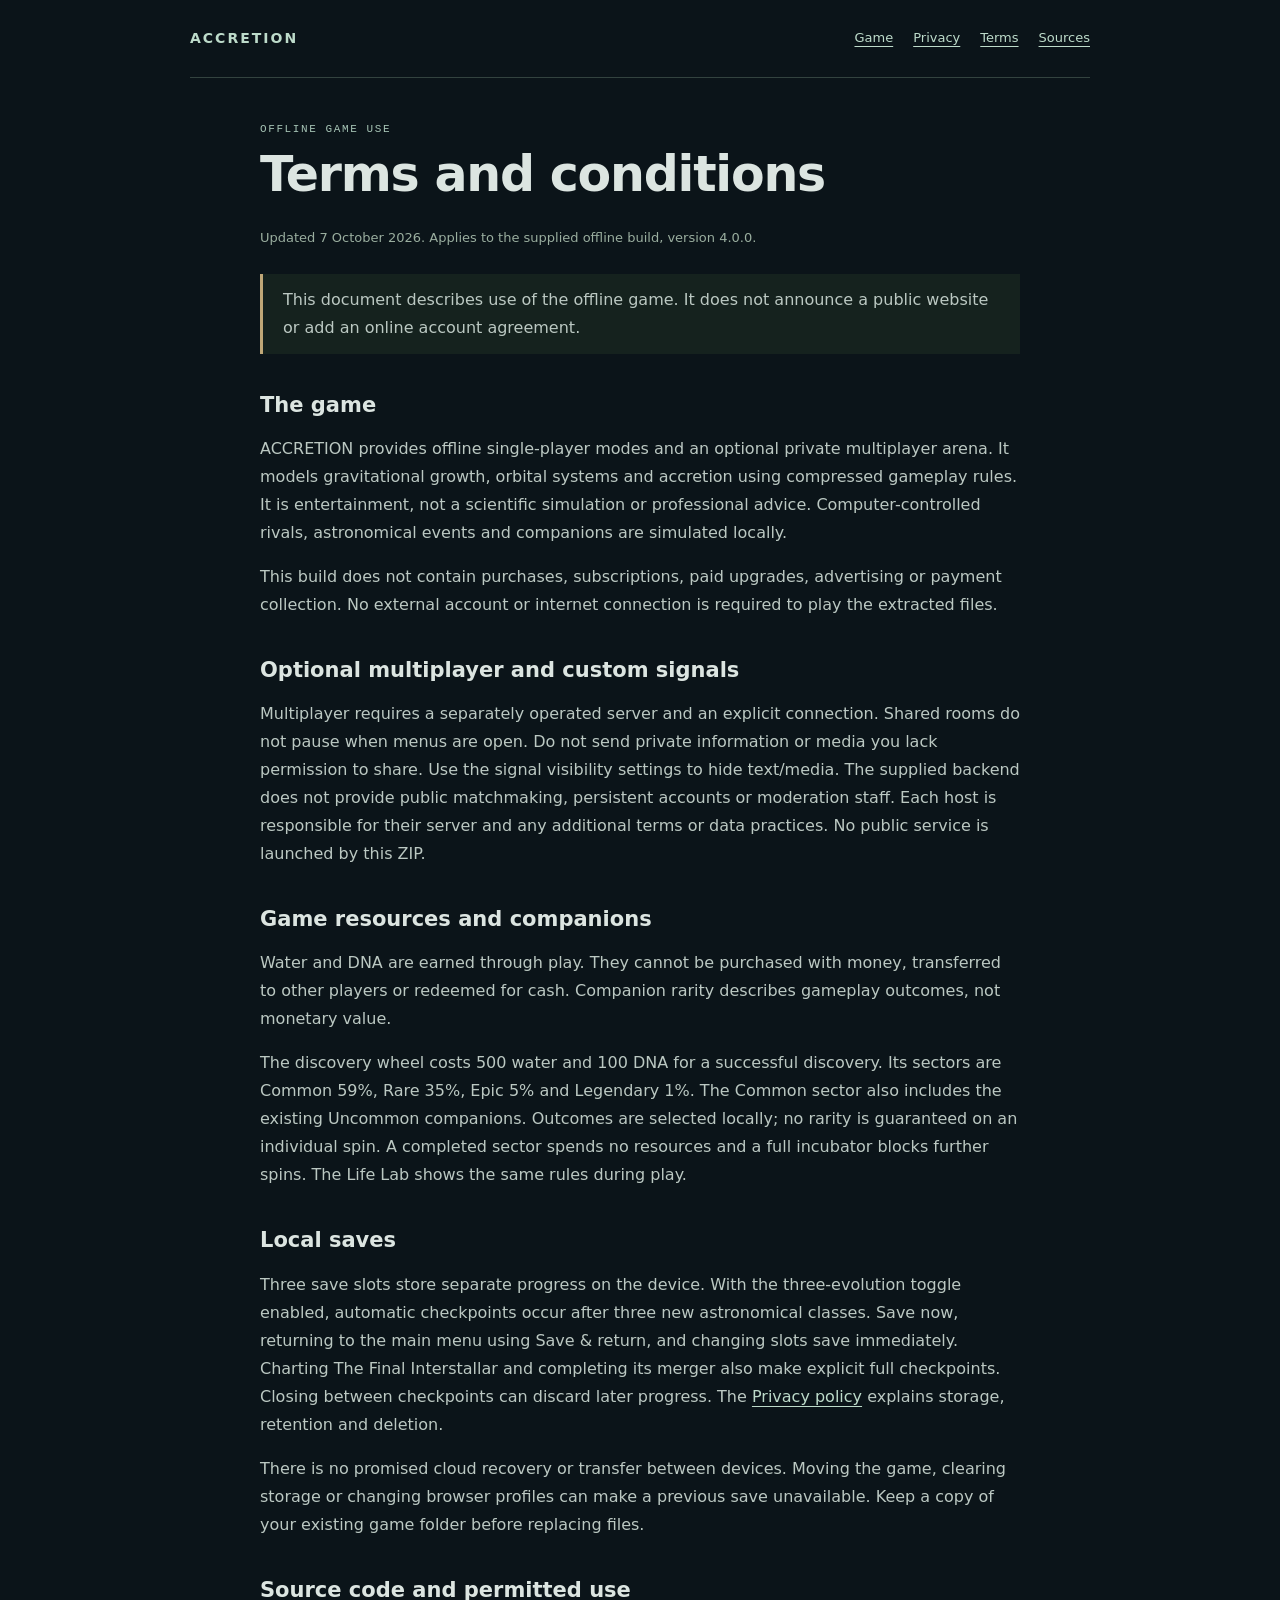
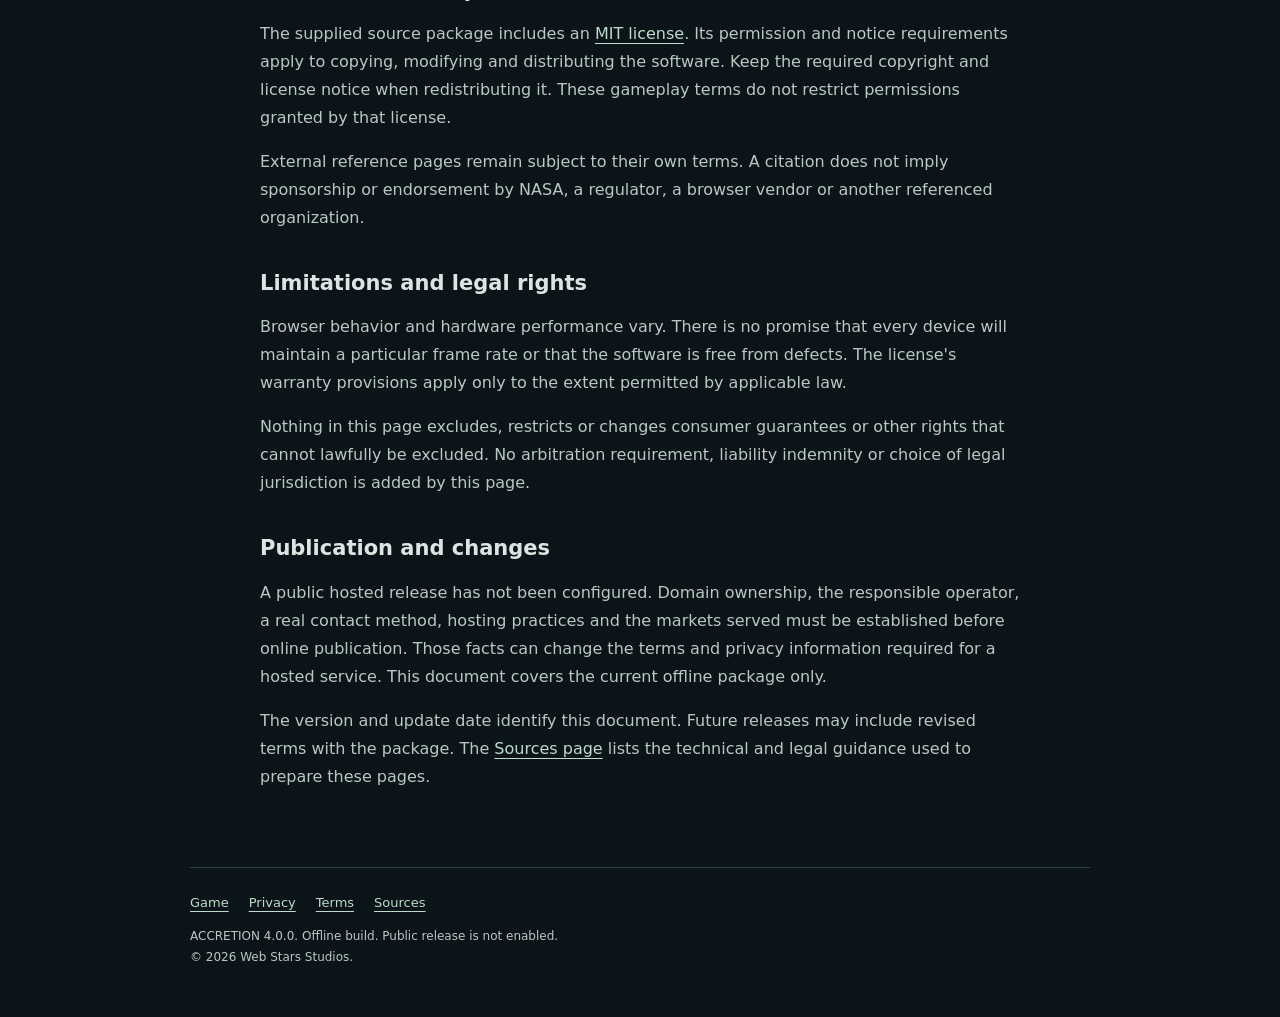
<file: terms.html>
<!doctype html>
<html lang="en"><head>
<meta charset="utf-8"><meta name="viewport" content="width=device-width,initial-scale=1">
<meta name="robots" content="noindex, nofollow"><meta name="referrer" content="no-referrer">
<meta name="theme-color" content="#0b1419"><meta name="description" content="Terms for using the offline ACCRETION game, including local saves, gameplay resources and the source license.">
<title>Terms and conditions | ACCRETION</title>
<link rel="icon" href="favicon.svg" type="image/svg+xml"><link rel="icon" href="favicon.ico" sizes="32x32">
<link rel="stylesheet" href="pages.css"></head><body>
<a class="skip" href="#content">Skip to content</a>
<header><a href="index.html">ACCRETION</a><nav aria-label="Information pages"><a href="index.html">Game</a><a href="privacy.html">Privacy</a><a href="terms.html">Terms</a><a href="sources.html">Sources</a></nav></header>
<main id="content"><div class="eyebrow">OFFLINE GAME USE</div><h1>Terms and conditions</h1>
<p class="meta">Updated 7 October 2026. Applies to the supplied offline build, version 4.0.0.</p>
<div class="notice"><p>This document describes use of the offline game. It does not announce a public website or add an online account agreement.</p></div>
<h2>The game</h2>
<p>ACCRETION provides offline single-player modes and an optional private multiplayer arena. It models gravitational growth, orbital systems and accretion using compressed gameplay rules. It is entertainment, not a scientific simulation or professional advice. Computer-controlled rivals, astronomical events and companions are simulated locally.</p>
<p>This build does not contain purchases, subscriptions, paid upgrades, advertising or payment collection. No external account or internet connection is required to play the extracted files.</p>
<h2>Optional multiplayer and custom signals</h2><p>Multiplayer requires a separately operated server and an explicit connection. Shared rooms do not pause when menus are open. Do not send private information or media you lack permission to share. Use the signal visibility settings to hide text/media. The supplied backend does not provide public matchmaking, persistent accounts or moderation staff. Each host is responsible for their server and any additional terms or data practices. No public service is launched by this ZIP.</p><h2>Game resources and companions</h2>
<p>Water and DNA are earned through play. They cannot be purchased with money, transferred to other players or redeemed for cash. Companion rarity describes gameplay outcomes, not monetary value.</p>
<p>The discovery wheel costs 500 water and 100 DNA for a successful discovery. Its sectors are Common 59%, Rare 35%, Epic 5% and Legendary 1%. The Common sector also includes the existing Uncommon companions. Outcomes are selected locally; no rarity is guaranteed on an individual spin. A completed sector spends no resources and a full incubator blocks further spins. The Life Lab shows the same rules during play.</p>
<h2>Local saves</h2>
<p>Three save slots store separate progress on the device. With the three-evolution toggle enabled, automatic checkpoints occur after three new astronomical classes. Save now, returning to the main menu using Save &amp; return, and changing slots save immediately. Charting The Final Interstallar and completing its merger also make explicit full checkpoints. Closing between checkpoints can discard later progress. The <a href="privacy.html">Privacy policy</a> explains storage, retention and deletion.</p>
<p>There is no promised cloud recovery or transfer between devices. Moving the game, clearing storage or changing browser profiles can make a previous save unavailable. Keep a copy of your existing game folder before replacing files.</p>
<h2>Source code and permitted use</h2>
<p>The supplied source package includes an <a href="LICENSE.txt">MIT license</a>. Its permission and notice requirements apply to copying, modifying and distributing the software. Keep the required copyright and license notice when redistributing it. These gameplay terms do not restrict permissions granted by that license.</p>
<p>External reference pages remain subject to their own terms. A citation does not imply sponsorship or endorsement by NASA, a regulator, a browser vendor or another referenced organization.</p>
<h2>Limitations and legal rights</h2>
<p>Browser behavior and hardware performance vary. There is no promise that every device will maintain a particular frame rate or that the software is free from defects. The license's warranty provisions apply only to the extent permitted by applicable law.</p>
<p>Nothing in this page excludes, restricts or changes consumer guarantees or other rights that cannot lawfully be excluded. No arbitration requirement, liability indemnity or choice of legal jurisdiction is added by this page.</p>
<h2>Publication and changes</h2>
<p>A public hosted release has not been configured. Domain ownership, the responsible operator, a real contact method, hosting practices and the markets served must be established before online publication. Those facts can change the terms and privacy information required for a hosted service. This document covers the current offline package only.</p>
<p>The version and update date identify this document. Future releases may include revised terms with the package. The <a href="sources.html">Sources page</a> lists the technical and legal guidance used to prepare these pages.</p>
</main>
<footer><nav aria-label="Information pages"><a href="index.html">Game</a><a href="privacy.html">Privacy</a><a href="terms.html">Terms</a><a href="sources.html">Sources</a></nav><p>ACCRETION 4.0.0. Offline build. Public release is not enabled.<br>© 2026 Web Stars Studios.</p></footer>
</body></html>
</file>
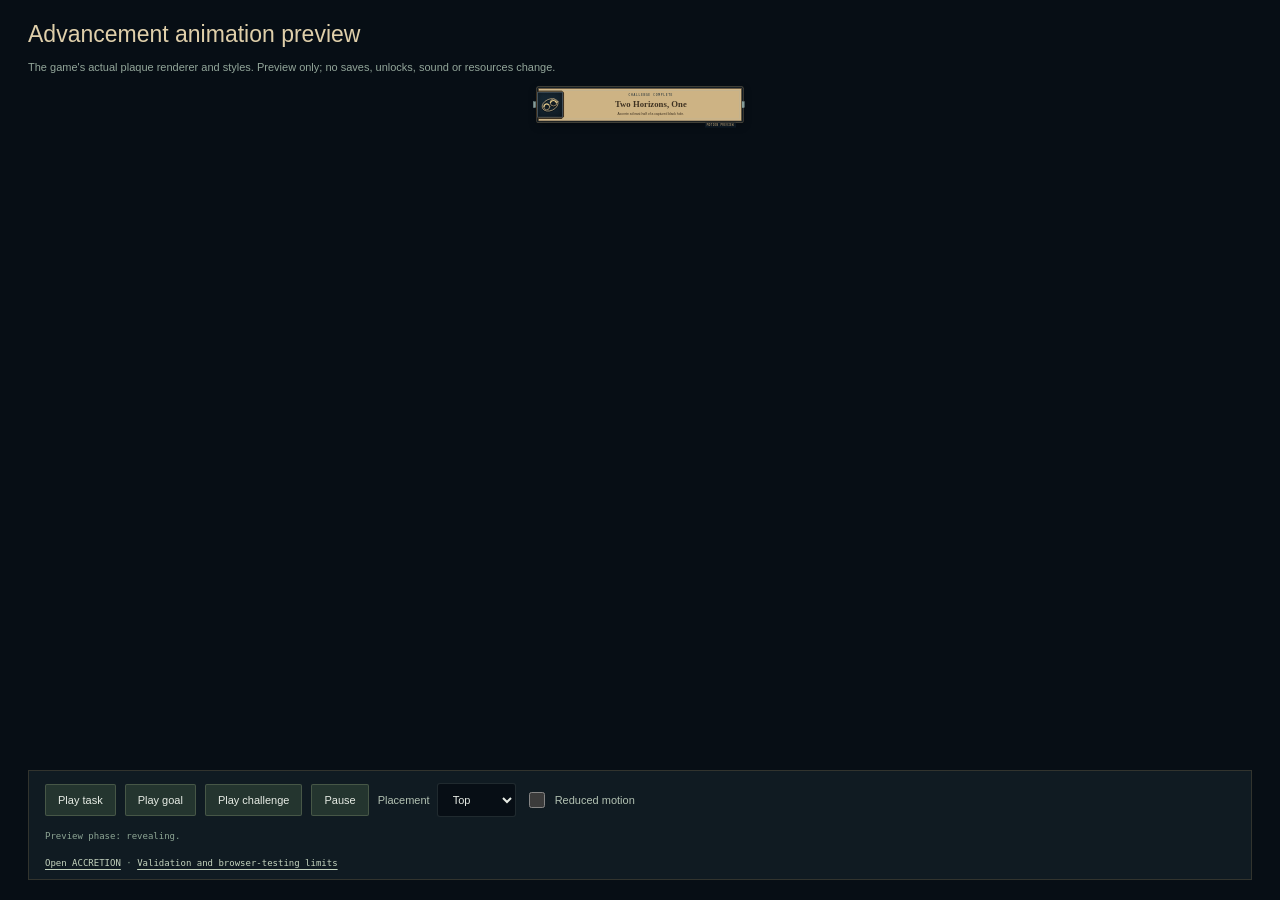
<file: tests/advancement-animation.html>
<!doctype html>
<html lang="en"><head>
<meta charset="utf-8"><meta name="viewport" content="width=device-width,initial-scale=1">
<meta name="robots" content="noindex,nofollow"><title>Advancement animation preview | ACCRETION</title>
<link rel="icon" href="../favicon.svg" type="image/svg+xml"><link rel="stylesheet" href="../style.css">
<style>
.preview-heading{position:fixed;top:20px;left:28px;right:28px}.preview-heading h1{font-size:23px;line-height:1.3;letter-spacing:0;margin:0 0 8px;color:#dfcfaa}.preview-heading p{font-size:11px;color:#93a69a;margin:0}.preview-controls{position:fixed;left:28px;right:28px;bottom:20px;height:110px;overflow:auto;background:#101b22;border:1px solid #7d6c494f;padding:12px 16px}.preview-row{display:flex;align-items:center;flex-wrap:wrap;gap:9px}.preview-row button{padding:9px 12px;background:#24352f;border:1px solid #8d9b7855;border-radius:2px;font-size:11px}.preview-row button:hover{border-color:#d3bc7c}.preview-row label{display:flex;align-items:center;gap:7px;font-size:11px;color:#b3c2b3}.preview-controls p{font:9px/1.7 var(--mono);color:#8da594;margin:12px 0 0}.preview-controls a{color:#c5d4bf}.preview-controls button:disabled{opacity:.45}
</style></head><body>
<header class="preview-heading"><h1>Advancement animation preview</h1><p>The game's actual plaque renderer and styles. Preview only; no saves, unlocks, sound or resources change.</p></header>
<div id="advancement-plaque" class="advancement-plaque" aria-hidden="true" hidden><span class="plaque-wing plaque-wing-left"></span><div id="advancement-plaque-icon" class="plaque-icon"></div><div class="plaque-copy"><span id="advancement-plaque-kind" class="plaque-kind"></span><strong id="advancement-plaque-title"></strong><p id="advancement-plaque-description"></p></div><span class="plaque-wing plaque-wing-right"></span><span class="plaque-shortcut">MOTION PREVIEW</span></div>
<main class="preview-controls"><div class="preview-row">
<button type="button" data-preview="task">Play task</button><button type="button" data-preview="goal">Play goal</button><button type="button" data-preview="challenge">Play challenge</button><button id="preview-pause" type="button" disabled>Pause</button>
<label>Placement <select id="preview-position"><option value="top">Top</option><option value="bottom">Bottom</option></select></label><label><input id="preview-reduced" type="checkbox">Reduced motion</label>
</div><p id="preview-state" role="status" aria-live="polite">Ready.</p><p><a href="../index.html">Open ACCRETION</a> · <a href="../TEST_REPORT.md">Validation and browser-testing limits</a></p></main>
<script src="../js/core.js"></script><script src="../js/ui.js"></script><script src="advancement-animation.js"></script>
</body></html>
</file>
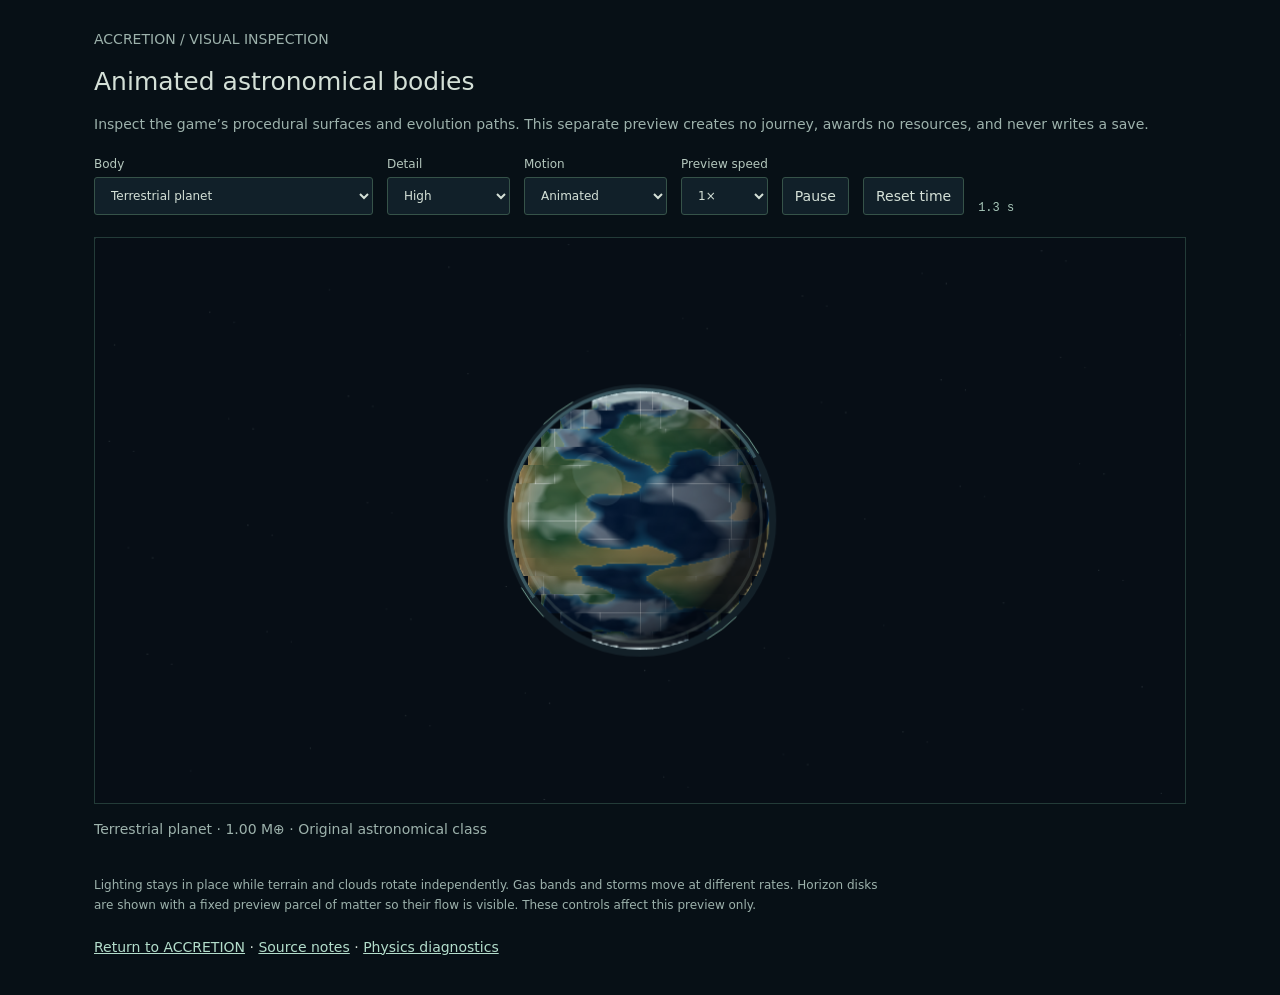
<file: tests/body-animation.html>
<!doctype html>
<html lang="en">
<head>
  <meta charset="utf-8">
  <meta name="viewport" content="width=device-width,initial-scale=1">
  <meta name="robots" content="noindex,nofollow">
  <title>Body animation inspection | ACCRETION</title>
  <link rel="icon" href="../favicon.svg" type="image/svg+xml">
  <style>
    *{box-sizing:border-box}body{margin:28px auto;padding:0 24px;max-width:1140px;background:#071016;color:#d4e0d7;font:14px system-ui,sans-serif}h1{font-size:25px;font-weight:500}p{color:#9db2ac;line-height:1.6}a{color:#b3ddcb}.controls{display:flex;flex-wrap:wrap;gap:14px;align-items:end;margin:22px 0}label{display:grid;gap:6px;color:#b4c7bd;font-size:12px}button,select{font:inherit;padding:10px 12px;color:#d4e0d7;background:#112029;border:1px solid #365349;border-radius:3px}button{cursor:pointer}button:hover{border-color:#a3d1bb}canvas#surface-preview{display:block;width:100%;height:auto;border:1px solid #233b38}#preview-time{font:12px ui-monospace,monospace;color:#a8c8ba}#preview-readout{min-height:44px}.note{font-size:12px;max-width:800px}footer{margin:24px 0 40px}
  </style>
</head>
<body>
  <p>ACCRETION / VISUAL INSPECTION</p>
  <h1>Animated astronomical bodies</h1>
  <p>Inspect the game’s procedural surfaces and evolution paths. This separate preview creates no journey, awards no resources, and never writes a save.</p>
  <div class="controls">
    <label>Body <select id="preview-stage"></select></label>
    <label>Detail <select id="preview-detail"><option value="high">High</option><option value="low">Performance</option></select></label>
    <label>Motion <select id="preview-motion"><option value="normal">Animated</option><option value="reduced">Reduced Motion</option></select></label>
    <label>Preview speed <select id="preview-speed"><option value="1">1×</option><option value="0.5">0.5×</option><option value="2">2×</option></select></label>
    <button id="preview-pause" type="button" aria-pressed="false">Pause</button>
    <button id="preview-rewind" type="button">Reset time</button>
    <span id="preview-time">0.0 s</span>
  </div>
  <canvas id="surface-preview" width="1080" height="560" aria-label="Animated preview of the selected astronomical body"></canvas>
  <canvas id="minimap" width="176" height="176" hidden></canvas>
  <p id="preview-readout"></p>
  <p class="note">Lighting stays in place while terrain and clouds rotate independently. Gas bands and storms move at different rates. Horizon disks are shown with a fixed preview parcel of matter so their flow is visible. These controls affect this preview only.</p>
  <footer><a href="../index.html">Return to ACCRETION</a> · <a href="../sources.html">Source notes</a> · <a href="physics-tests.html">Physics diagnostics</a></footer>
  <script src="../js/core.js"></script><script src="../js/planetary.js"></script><script src="../js/life.js"></script><script src="../js/industry.js"></script><script src="../js/save.js"></script><script src="../js/audio.js"></script><script src="../js/upgrades.js"></script><script src="../js/player.js"></script><script src="../js/world.js"></script><script src="../js/ai.js"></script><script src="../js/physics.js"></script><script src="../js/effects.js"></script><script src="../js/rendering.js"></script><script src="../js/ui.js"></script><script src="../js/cosmic.js"></script><script src="../js/cosmic-rendering.js"></script><script src="../js/cosmic-ui.js"></script><script src="../js/expedition.js"></script><script src="../js/expedition-ui.js"></script><script src="../js/supernova.js"></script><script src="../js/supernova-rendering.js"></script><script src="../js/final-interstallar.js"></script><script src="../js/final-render.js"></script><script src="../js/final-ui.js"></script>
  <script src="body-animation.js"></script>
</body>
</html>
</file>
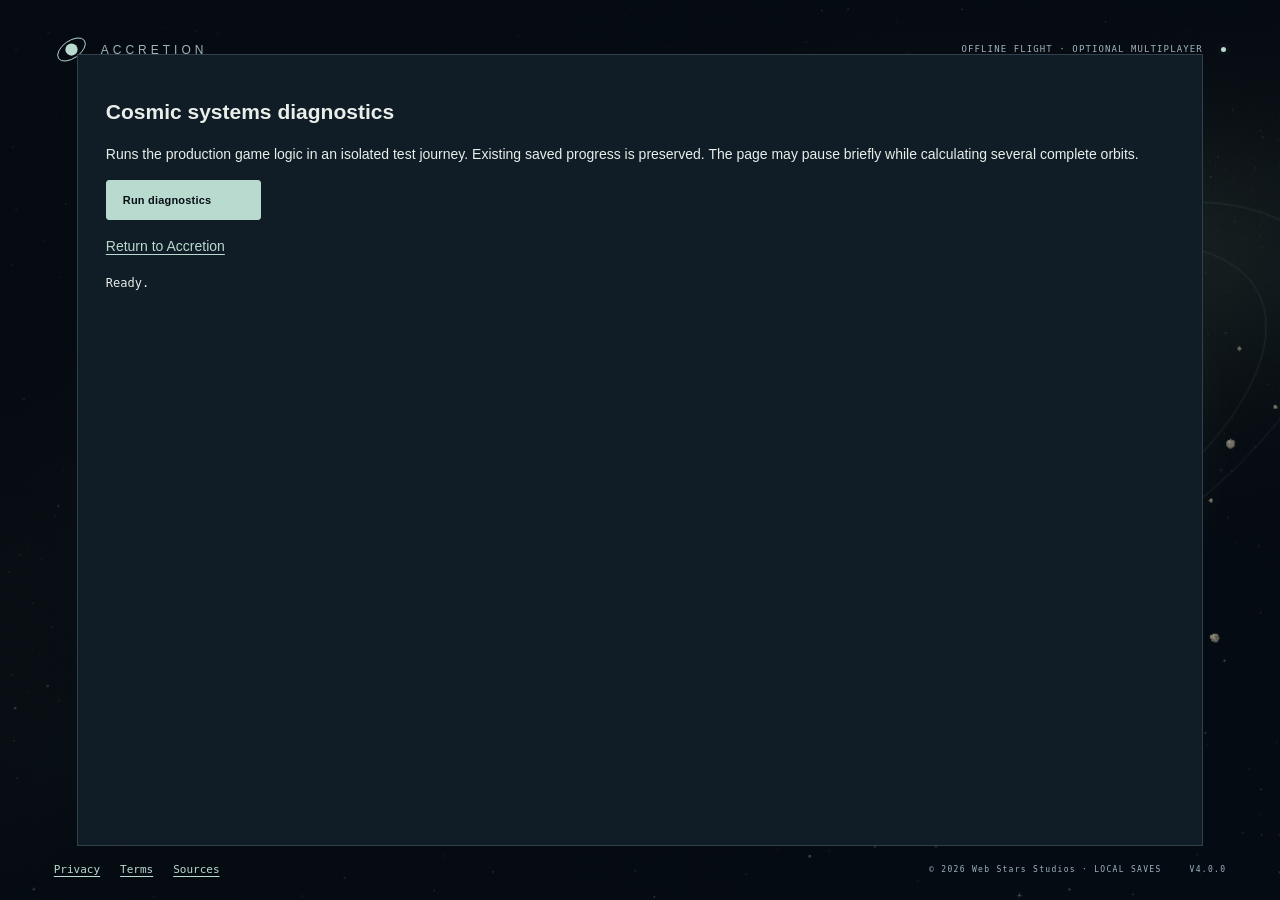
<file: tests/cosmic-tests.html>
<!doctype html>
<html lang="en">
<head>
  <meta charset="utf-8">
  <meta name="viewport" content="width=device-width,initial-scale=1">
  <meta name="robots" content="noindex, nofollow">
  <meta name="referrer" content="no-referrer">
  <meta name="theme-color" content="#070e15">
  <meta name="description" content="Grow an asteroid through gravitational capture, build a solar system, and feed a black hole in this offline single-player browser game.">
  <title>Cosmic systems diagnostics | ACCRETION</title>
  <link rel="icon" href="../favicon.svg" type="image/svg+xml">
  <link rel="icon" href="../favicon.ico" sizes="32x32">
  <link rel="stylesheet" href="../style.css"><link rel="stylesheet" href="../command.css">
</head>
<body>
  <canvas id="universe" aria-label="Space simulation. Use WASD or arrow keys to accelerate; Escape pauses."></canvas>
  <div class="grain" aria-hidden="true"></div>

  <main id="main-menu">
    <header class="menu-header"><div class="wordmark"><svg viewBox="0 0 40 40" aria-hidden="true"><circle cx="20" cy="20" r="7"/><ellipse cx="20" cy="20" rx="18" ry="10" transform="rotate(-35 20 20)"/></svg><span>ACCRETION</span></div><span class="eyebrow">OFFLINE FLIGHT · OPTIONAL MULTIPLAYER <i class="status-dot"></i></span></header>
    <div class="hero">
      <div class="eyebrow hero-kicker"><span class="hairline"></span> OFFLINE SPACE EVOLUTION</div>
      <h1>Grow an asteroid.<br>Build a <em>solar system.</em></h1>
      <p class="hero-copy">Use gravity to capture matter, compete with computer-controlled rivals, and evolve into a star or black hole. Play offline with keyboard and mouse. Your progress stays in this browser.</p>
      <div class="main-actions"><button id="continue-button" class="primary" data-action="continue" hidden>Continue saved game</button><button id="play-button" class="primary" data-action="play">Start new game</button><button class="secondary" data-action="modes">Game modes</button><button id="sandbox-launch" class="secondary" data-action="sandbox-start">Open sandbox</button></div>
      <button id="active-slot" class="slot-link" data-action="slots">SLOT 01 · CHANGE SAVE</button><nav class="menu-links" aria-label="Main menu"><button data-action="help">How to play</button><button data-action="settings">Settings</button><button data-action="advancements">Advancements</button><button data-action="archive">Archive</button><button data-action="lab">Life Lab</button><button data-action="cosmetics">Appearance</button><button data-action="legacy">Expeditions</button><button data-action="credits">Credits</button></nav>
      <div id="personal-record" class="personal-record"></div><div id="main-legacy-rank" class="main-legacy-rank"></div>
    </div>
    <footer class="menu-footer"><nav class="site-links" aria-label="Game information"><a href="../privacy.html" target="_blank" rel="noopener noreferrer">Privacy</a><a href="../terms.html" target="_blank" rel="noopener noreferrer">Terms</a><a href="../sources.html" target="_blank" rel="noopener noreferrer">Sources</a></nav><span>© 2026 Web Stars Studios · LOCAL SAVES <span class="version">V4.0.0</span></span></footer>
  </main>

  <div id="hud" hidden>
    <div class="flight-rail"><section class="mass-panel glass" id="hud-panel-mass" aria-label="Mass and evolution"><button class="panel-minimize" data-action="dock-panel:mass" title="Hide mass panel (1)" aria-label="Hide mass panel" aria-keyshortcuts="1">−</button>
      <div class="panel-eyebrow"><span><i class="status-dot"></i> <span id="hud-stage">TINY ASTEROID</span></span><span id="hud-class">CLASS 01</span></div>
      <div id="hud-mass" class="mass-number">1,000,000 kg</div>
      <div class="next-line"><span>NEXT <b id="hud-next">Growing asteroid</b></span><span id="hud-percent">0%</span></div>
      <div class="progress-track"><i id="adaptation-half" class="adaptation-half" aria-label="Halfway adaptation point"></i><div id="mass-progress"></div></div>
      <button id="industry-flight" class="industry-flight" data-action="engineering" hidden><span>ORBITAL ENGINEERING · K</span><b id="industry-flight-values"></b></button><p id="mass-inflow" class="mass-inflow" hidden></p><div class="goal-line"><span id="hud-goal">10 million tonnes</span><span id="hud-time">00:00</span></div>
    </section>
    <section id="command-bar" class="command-bar" aria-label="Aimed equipment" hidden><button data-action="aim:attack" id="aim-attack">X · Weapons</button><button data-action="aim:drones" id="aim-drones">Z · Aim drones</button><button data-action="aim:mining" id="aim-mining">I · Mining laser</button><button data-action="aim:flight" id="aim-flight">Flight</button><button data-action="chat">T · Signals</button><span id="command-status"></span></section><section id="scenario-hud" class="scenario-hud glass" hidden aria-live="polite"><strong id="scenario-title"></strong><span id="scenario-copy"></span><div class="progress-track"><i id="scenario-progress"></i></div></section><div id="taunt-layer" aria-live="polite"></div><p id="expedition-status" class="expedition-status" hidden></p><button id="collision-hud" class="collision-hud" data-action="collision-view" title="Open the optional two-hour encounter on the Galaxy map (G)" hidden><span id="collision-hud-title">GALACTIC ENCOUNTER</span><b id="collision-hud-clock">G · JOIN</b><i id="collision-hud-fill"></i></button><aside id="cosmic-hud" class="cosmic-hud glass" hidden><button class="panel-minimize" data-action="dock-panel:system" title="Hide system metrics (4)" aria-label="Hide system metrics" aria-keyshortcuts="4">−</button><div class="panel-eyebrow" id="cosmic-title">STAR SYSTEM</div><div id="cosmic-metrics"></div><div class="cosmic-actions"><button data-action="system">L · Manage system</button><button data-action="overview">Tab · Overview</button></div><p id="cosmic-note"></p><div id="cosmic-tip" class="cosmic-tip" role="status" hidden><b id="cosmic-tip-title"></b><p id="cosmic-tip-text"></p></div></aside><section id="flight-guide" class="flight-guide"><button class="panel-minimize" data-action="dock-panel:notes" title="Hide flight notes (6)" aria-label="Hide flight notes" aria-keyshortcuts="6">−</button><div class="eyebrow">FLIGHT NOTES <span id="guide-counter">01 / 04</span></div><div id="journey-goal" class="journey-goal" hidden><b id="journey-goal-title"></b><span id="journey-goal-progress"></span><div class="journey-track"><i id="journey-goal-fill"></i></div><p id="journey-goal-note"></p></div><p id="guide-text">Move gently through the nearby field.<br>Your gravity will bring smaller fragments into orbit.</p><div class="key-guide"><span><kbd>W A S D</kbd> thrust</span><span><kbd>SHIFT</kbd> brake</span><span><kbd>ESC</kbd> pause</span><span><kbd>H</kbd> hide HUD</span></div></section></div><div class="top-controls"><button class="life-button" data-action="lab" title="Life Lab (N)">N · LIFE LAB <span id="life-resources">0 H₂O · 0 DNA</span></button><button class="icon-button" id="mute-button" data-action="mute" title="Mute sound (M)" aria-label="Mute sound">On</button><button class="icon-button" data-action="pause" title="Pause (Escape)" aria-label="Pause">II</button></div>
    <aside class="leaderboard glass" id="hud-panel-rivals" aria-label="Leaderboard"><button class="panel-minimize" data-action="dock-panel:rivals" title="Hide leaderboard (2)" aria-label="Hide leaderboard" aria-keyshortcuts="2">−</button><div class="panel-eyebrow"><span>LOCAL RIVALS</span><span class="live-tag">COMPUTER CONTROLLED</span></div><ol id="leader-list"></ol><div class="rank-note"><span id="body-count">0 bodies in sector</span><span id="player-rank">#10</span></div></aside>
    <aside class="final-hud glass" id="hud-panel-final" hidden aria-label="Final horizon approach"><button class="panel-minimize" data-action="dock-panel:final" title="Hide final horizon (8)" aria-label="Hide final horizon" aria-keyshortcuts="8">−</button><div class="panel-eyebrow"><span>FINAL HORIZON</span><b id="final-zone">BEACON</b></div><div class="final-hud-row"><b id="final-distance">0 R</b><span id="final-bearing">0°</span></div><p id="final-approach"></p><p id="final-condition"></p><button data-action="final-course">Plot course</button></aside><div id="threat-banner" class="threat-banner" hidden><span class="threat-symbol">△</span><div><b id="threat-title">NEARBY ACCRETION</b><span id="threat-detail"></span></div></div>
    <aside class="telemetry glass" id="hud-panel-telemetry"><button class="panel-minimize" data-action="dock-panel:telemetry" title="Hide telemetry (5)" aria-label="Hide telemetry" aria-keyshortcuts="5">−</button><div class="telemetry-item"><span>VELOCITY</span><b id="hud-velocity">0.0 <small>u/s</small></b></div><div class="telemetry-item"><span>GRAVITY</span><b id="hud-gravity">1.00<small>×</small></b></div><div class="telemetry-item fps-item" title="Measured rendered frames per second. Averaged over half a second; suspended tabs are excluded."><span>FPS</span><b id="hud-fps">--</b></div><div class="telemetry-item integrity"><span>COHESION</span><b id="hud-hp">100<small>%</small></b><div class="tiny-track"><i id="hp-progress"></i></div></div></aside>
    
    <div class="abilities" id="hud-panel-abilities"><button class="panel-minimize" data-action="dock-panel:abilities" title="Hide abilities (7)" aria-label="Hide abilities" aria-keyshortcuts="7">−</button><button id="supernova-button" class="ability supernova-ability" data-action="supernova" hidden><span>SUPERNOVA<small>Choose a stellar ending</small></span></button><button id="upgrade-button" class="ability upgrade-ability" data-action="upgrades"><kbd>U</kbd><span>ADAPTATIONS <b id="upgrade-points">0</b></span></button><div class="ability" id="boost-ability"><kbd>SPACE</kbd><span id="boost-label">BURN · LOCKED</span><div class="ability-bar"><i id="boost-fill"></i></div></div><button class="ability" id="pulse-ability" data-action="pulse" hidden><kbd>E</kbd><span id="pulse-label">PULSE</span></button><button class="ability" id="surge-ability" data-action="surge" hidden><kbd>Q</kbd><span id="surge-label">SURGE</span></button></div>
    <aside class="scanner" id="hud-panel-radar"><button class="panel-minimize" data-action="dock-panel:radar" title="Hide radar (3)" aria-label="Hide radar" aria-keyshortcuts="3">−</button><div class="panel-eyebrow"><span>LOCAL SCAN</span><span id="scanner-range">1.4 ku</span></div><canvas id="minimap" width="176" height="176" aria-label="Nearby bodies radar: green is smaller, amber is similar, red is dangerous."></canvas><div class="scanner-key"><span><i class="safe-dot"></i> FOOD</span><span><i class="danger-dot"></i> THREAT</span></div></aside>
    <div class="scale-note" id="scale-note">SCALE 1× · SIMULATION UNITS</div>
  </div>

  <div id="toasts" class="toasts" role="status" aria-live="polite"></div>
  <div id="advancement-plaque" class="advancement-plaque" aria-hidden="true" hidden><span class="plaque-wing plaque-wing-left"></span><div id="advancement-plaque-icon" class="plaque-icon"></div><div class="plaque-copy"><span id="advancement-plaque-kind" class="plaque-kind"></span><strong id="advancement-plaque-title"></strong><p id="advancement-plaque-description"></p></div><span class="plaque-wing plaque-wing-right"></span><span class="plaque-shortcut">J · ADVANCEMENTS</span></div>
  <div id="advancement-announcer" class="screen-reader-only" role="status" aria-live="polite" aria-atomic="true"></div>
  <div id="evolution" class="evolution" hidden><span class="eyebrow">NEW MASS CLASS</span><div class="evolution-rule"></div><h2 id="evolution-name"></h2><p id="evolution-description"></p><span class="evolution-mass" id="evolution-mass"></span><span class="evolution-unlock">+1 ADAPTATION POINT</span></div>

<aside id="flight-dock" class="flight-dock" aria-label="Flight workspace dock, press F to open" aria-hidden="true" hidden inert>
<nav id="dock-content" class="dock-content" aria-label="Flight windows" hidden inert>
<details id="dock-instruments" class="dock-instruments"><summary class="dock-item" aria-label="Show instrument controls"><svg viewBox="0 0 48 48" aria-hidden="true" focusable="false" fill="none" stroke="currentColor" stroke-width="2" stroke-linecap="round" stroke-linejoin="round"><path d="M8 36a18 18 0 1 1 32 0M24 24l11-11M12 16l3 3m18 14 3 3M9 26h4m11-17v4"/><circle cx="24" cy="24" r="4"/></svg><span class="dock-label">Instruments · 1–8</span></summary><div class="dock-popover"><h3>Flight instruments</h3><button id="dock-panel-mass" data-action="dock-panel:mass" aria-pressed="true"><kbd>1</kbd><span>Mass</span><small id="dock-state-mass">Shown</small></button><button id="dock-panel-rivals" data-action="dock-panel:rivals" aria-pressed="true"><kbd>2</kbd><span>Rivals</span><small id="dock-state-rivals">Shown</small></button><button id="dock-panel-radar" data-action="dock-panel:radar" aria-pressed="true"><kbd>3</kbd><span>Radar</span><small id="dock-state-radar">Shown</small></button><button id="dock-panel-system" data-action="dock-panel:system" aria-pressed="true"><kbd>4</kbd><span>System metrics</span><small id="dock-state-system">Shown</small></button><button id="dock-panel-telemetry" data-action="dock-panel:telemetry" aria-pressed="true"><kbd>5</kbd><span>Telemetry</span><small id="dock-state-telemetry">Shown</small></button><button id="dock-panel-notes" data-action="dock-panel:notes" aria-pressed="true"><kbd>6</kbd><span>Flight notes</span><small id="dock-state-notes">Shown</small></button><button id="dock-panel-abilities" data-action="dock-panel:abilities" aria-pressed="true"><kbd>7</kbd><span>Abilities</span><small id="dock-state-abilities">Shown</small></button><button id="dock-panel-final" data-action="dock-panel:final" aria-pressed="true"><kbd>8</kbd><span>Final horizon</span><small id="dock-state-final">Shown</small></button><button class="dock-restore" data-action="dock-restore">Restore all instruments</button><p id="dock-quiet" class="dock-quiet">F closes · hides after 5 seconds idle</p></div></details><div class="dock-separator" aria-hidden="true"></div><button id="dock-window-lab" class="dock-item dock-lab" data-action="dock-window:lab" aria-label="Life Lab" aria-keyshortcuts="N"><svg viewBox="0 0 48 48" aria-hidden="true" focusable="false" fill="none" stroke="currentColor" stroke-width="2" stroke-linecap="round" stroke-linejoin="round"><path d="M14 5c26 12-8 24 20 38M34 5C6 18 42 30 14 43M17 10h14m-14 8h14m-13 8h12m-12 8h12"/></svg><span class="dock-label">Life Lab · N</span></button><button id="dock-window-system" class="dock-item dock-system" data-action="dock-window:system" aria-label="Solar system" aria-keyshortcuts="L"><svg viewBox="0 0 48 48" aria-hidden="true" focusable="false" fill="none" stroke="currentColor" stroke-width="2" stroke-linecap="round" stroke-linejoin="round"><circle cx="24" cy="24" r="5"/><ellipse cx="24" cy="24" rx="20" ry="13"/><circle cx="40" cy="17" r="3"/></svg><span class="dock-label">Solar system · L</span></button><button id="dock-window-galaxy" class="dock-item dock-galaxy" data-action="dock-window:galaxy" aria-label="Galaxy chart" aria-keyshortcuts="G"><svg viewBox="0 0 48 48" aria-hidden="true" focusable="false" fill="none" stroke="currentColor" stroke-width="2" stroke-linecap="round" stroke-linejoin="round"><path d="M8 29c-8-20 20-35 31-17 12 23-27 38-28 17-1-15 24-19 24-7 0 10-17 13-18 5-1-7 11-9 10-3"/></svg><span class="dock-label">Galaxy chart · G</span></button><button id="dock-window-upgrades" class="dock-item dock-upgrades" data-action="dock-window:upgrades" aria-label="Adaptations" aria-keyshortcuts="U"><svg viewBox="0 0 48 48" aria-hidden="true" focusable="false" fill="none" stroke="currentColor" stroke-width="2" stroke-linecap="round" stroke-linejoin="round"><path d="m24 6 13 18H11ZM24 24v17M14 33l10-9 10 9"/></svg><span class="dock-label">Adaptations · U</span></button><button id="dock-window-advancements" class="dock-item dock-advancements" data-action="advancements" aria-label="Advancements" aria-keyshortcuts="J"><svg viewBox="0 0 48 48" aria-hidden="true" focusable="false" fill="none" stroke="currentColor" stroke-width="2" stroke-linecap="round" stroke-linejoin="round"><path d="m24 6 6 11 12 2-9 9 2 14-11-6-11 6 2-14-9-9 12-2Z"/></svg><span class="dock-label">Advancements · J</span></button><button id="dock-window-cosmetics" class="dock-item dock-cosmetics" data-action="dock-window:cosmetics" aria-label="Appearance"><svg viewBox="0 0 48 48" aria-hidden="true" focusable="false" fill="none" stroke="currentColor" stroke-width="2" stroke-linecap="round" stroke-linejoin="round"><path d="M24 6C0 6 1 39 22 40c12 1 0-13 9-13 19 0 14-21-7-21Z"/><circle cx="13" cy="20" r="2"/><circle cx="22" cy="13" r="2"/><circle cx="32" cy="15" r="2"/></svg><span class="dock-label">Appearance</span></button><button id="dock-window-legacy" class="dock-item dock-legacy" data-action="dock-window:legacy" aria-label="Expeditions"><svg viewBox="0 0 48 48" aria-hidden="true" focusable="false" fill="none" stroke="currentColor" stroke-width="2" stroke-linecap="round" stroke-linejoin="round"><path d="M10 20a16 16 0 1 1 1 15M10 7v13h13M19 33l5-18 5 18"/></svg><span class="dock-label">Expeditions</span></button><button id="dock-window-replay" class="dock-item dock-replay" data-action="dock-window:replay" aria-label="Encounter replay" aria-keyshortcuts="V"><svg viewBox="0 0 48 48" aria-hidden="true" focusable="false" fill="none" stroke="currentColor" stroke-width="2" stroke-linecap="round" stroke-linejoin="round"><rect x="7" y="9" width="34" height="30" rx="3"/><path d="m21 18 11 7-11 7ZM13 9v30"/></svg><span class="dock-label">Encounter replay · V</span></button><button id="dock-window-photo" class="dock-item dock-photo" data-action="dock-window:photo" aria-label="Photo mode" aria-keyshortcuts="P"><svg viewBox="0 0 48 48" aria-hidden="true" focusable="false" fill="none" stroke="currentColor" stroke-width="2" stroke-linecap="round" stroke-linejoin="round"><path d="M6 15h9l4-6h10l4 6h9v25H6Z"/><circle cx="24" cy="26" r="9"/></svg><span class="dock-label">Photo mode · P</span></button><button id="dock-window-sandbox" class="dock-item dock-sandbox" data-action="dock-window:sandbox" aria-label="Sandbox" aria-keyshortcuts="B"><svg viewBox="0 0 48 48" aria-hidden="true" focusable="false" fill="none" stroke="currentColor" stroke-width="2" stroke-linecap="round" stroke-linejoin="round"><path d="M19 6v14L8 36c-3 6 35 6 32 0L29 20V6M15 6h18M13 29h22"/></svg><span class="dock-label">Sandbox · B</span></button><button id="dock-window-settings" class="dock-item dock-settings" data-action="dock-window:settings" aria-label="Settings"><svg viewBox="0 0 48 48" aria-hidden="true" focusable="false" fill="none" stroke="currentColor" stroke-width="2" stroke-linecap="round" stroke-linejoin="round"><path d="M8 12h32M8 24h32M8 36h32"/><circle cx="17" cy="12" r="4" fill="#203b39"/><circle cx="32" cy="24" r="4" fill="#203b39"/><circle cx="20" cy="36" r="4" fill="#203b39"/></svg><span class="dock-label">Settings</span></button><button id="dock-window-help" class="dock-item dock-help" data-action="dock-window:help" aria-label="Flight manual"><svg viewBox="0 0 48 48" aria-hidden="true" focusable="false" fill="none" stroke="currentColor" stroke-width="2" stroke-linecap="round" stroke-linejoin="round"><path d="M5 9c8-2 14 0 19 5 5-5 11-7 19-5v30c-8-2-14 0-19 4-5-4-11-6-19-4ZM24 14v29"/></svg><span class="dock-label">Flight manual</span></button><button id="dock-window-slots" class="dock-item dock-slots" data-action="dock-window:slots" aria-label="Save slots"><svg viewBox="0 0 48 48" aria-hidden="true" focusable="false" fill="none" stroke="currentColor" stroke-width="2" stroke-linecap="round" stroke-linejoin="round"><rect x="8" y="7" width="32" height="34" rx="3"/><path d="M15 7v12h18V7M15 41V29h18v12"/></svg><span class="dock-label">Save slots</span></button><button id="dock-window-archive" class="dock-item dock-archive" data-action="dock-window:archive" aria-label="Archive"><svg viewBox="0 0 48 48" aria-hidden="true" focusable="false" fill="none" stroke="currentColor" stroke-width="2" stroke-linecap="round" stroke-linejoin="round"><path d="M8 15h32v27H8ZM5 6h38v9H5ZM18 24h12"/></svg><span class="dock-label">Archive</span></button><div class="dock-separator" aria-hidden="true"></div><button id="dock-last" class="dock-item" data-action="dock-last" aria-label="Restore minimized window" hidden><svg viewBox="0 0 48 48" aria-hidden="true" focusable="false" fill="none" stroke="currentColor" stroke-width="2" stroke-linecap="round" stroke-linejoin="round"><path d="M10 20a16 16 0 1 1 1 15M10 7v13h13"/></svg><span class="dock-label">Restore <b id="dock-last-name"></b></span></button><button id="dock-handle" class="dock-item dock-close" data-action="dock-toggle" aria-label="Close dock (F)" aria-expanded="false" aria-controls="dock-content" aria-keyshortcuts="F"><svg viewBox="0 0 48 48" aria-hidden="true" focusable="false" fill="none" stroke="currentColor" stroke-width="2" stroke-linecap="round" stroke-linejoin="round"><path d="m12 12 24 24M36 12 12 36"/></svg><span class="dock-label">Close · F</span></button></nav></aside>
  <div id="overlay" class="overlay" hidden>
    <section class="dialog" role="dialog" aria-modal="true" aria-label="Game menu" tabindex="-1"><div class="window-bar"><span id="window-caption"></span><button id="window-minimize" data-action="window-minimize" aria-label="Minimize window and return to flight" aria-keyshortcuts="`" title="Minimize (`)">Minimize <kbd>`</kbd></button></div>
      <div id="panel-finale" class="panel" hidden><div class="eyebrow">THE JOURNEY CONTINUES</div><h2>The Final Interstallar</h2><p class="panel-intro">Your horizon has joined the distant signal. Light traces a single boundary now. Beyond it, there is still space to cross.</p><div class="finale-record"><span>MASS AFTER MERGER</span><b id="finale-mass"></b><p id="finale-points"></p></div><div class="over-actions"><button class="primary" data-action="final-continue">Continue flight</button><button data-action="final-save-menu">Save &amp; return to menu</button><button data-action="final-frame">Photo mode</button></div><p class="subtle">The merger and its mass are saved once. Continue gathering, explore, or begin another expedition from the existing menu.</p></div><div id="panel-slots" class="panel" hidden><div class="eyebrow">LOCAL SAVE STORAGE</div><h2>Save slots</h2><p class="panel-intro">Each slot has its own universe, companions, resources and records. Switching saves your current journey first.</p><div id="slot-list" class="slot-list"></div><button id="slot-cadence" class="secondary cadence-toggle" data-action="slot-cadence" aria-pressed="true">ON · Autosave every 3 evolutions</button><p class="subtle">On: checkpoint after three new astronomical classes. Off: checkpoint every 15 seconds. Pets, resources and the universe save together. Closing between checkpoints restores the last saved state. Save now or Save &amp; return to main menu keeps everything immediately.</p><p id="slot-status" role="status"></p><div class="over-actions"><button id="slot-save-now" class="secondary" data-action="save-now">Save now</button><button class="primary compact" data-action="back">Done</button></div></div><div id="panel-galaxy" class="panel" hidden><div class="eyebrow">PERSISTENT EXPEDITION CHART</div><h2>Galaxy map</h2><p class="panel-intro">Charted sectors remember visits and extracted matter. Dim sectors show estimated density. Rival markers record their last observed position, not live tracking. Coordinates use scale-relative travel.</p><canvas id="galaxy-canvas" width="640" height="400" aria-label="Galaxy sectors and course selection"></canvas><p id="galaxy-readout" role="status"></p><div class="exp-controls"><button data-action="map:north">North</button><button data-action="map:south">South</button><button data-action="map:west">West</button><button data-action="map:east">East</button><button data-action="map:in">Zoom in</button><button data-action="map:out">Zoom out</button><button data-action="map:focus">Center on you</button><button data-action="map:clear">Clear course</button></div><button id="final-map-course" data-action="final-course" hidden>Plot final horizon course</button><div id="galaxy-rivals" class="galaxy-rivals"></div><section id="galaxy-collision" class="galaxy-collision"><header><div><small>OPTIONAL GALACTIC ENCOUNTER</small><h3 id="collision-title">Two galaxies, one encounter</h3></div><b id="collision-state">OPTIONAL · STAR SCALE</b></header><canvas id="collision-diagram" width="640" height="260" aria-label="Procedural positions and tidal tails of the galactic encounter"></canvas><div class="collision-timing"><span>ACTIVE FLIGHT REMAINING</span><b id="collision-clock">02:00:00</b></div><div class="progress-track" id="collision-progress"><i id="collision-fill"></i></div><div id="collision-phases" class="collision-phases"></div><p id="collision-description"></p><p id="collision-ledger" class="subtle"></p><div class="exp-controls"><button id="collision-start" class="primary" data-action="collision-start">Join encounter</button><button id="collision-course" class="secondary" data-action="collision-course" hidden>Plot bridge course</button></div></section><button class="primary compact" data-action="back">Back</button></div>
<div id="panel-sandbox" class="panel" hidden><div class="eyebrow">ISOLATED EXPERIMENTAL SAVE</div><h2>Sandbox</h2><p class="panel-intro">All original and selected-path classes, scaled mass editing, test bodies and resources affect only this sandbox. Journey saves, achievements and records stay separate. Experimental planets are released on physical trajectories and can escape or collide.</p><section id="final-sandbox-tools"><h3>Final horizon approach</h3><p class="subtle">Choose The Interstallar above for a merger test. These buttons position the persistent landmark in this sandbox only.</p><div class="exp-controls"><button data-action="final-place:beacon">Beacon</button><button data-action="final-place:lens">Lens field</button><button data-action="final-place:disk">Disk edge</button><button data-action="final-place:photon">Photon region</button><button data-action="final-near">Steady merger test</button></div></section><section class="sandbox-mass-tools"><h3>Change your mass</h3><p id="sandbox-mass-unit" class="subtle"></p><div class="exp-controls"><label>Amount <input id="sandbox-mass-amount" type="number" min="0.000001" step="any" value="1"></label><label>Scale <select id="sandbox-mass-scale"><option value="1">×1</option><option value="10">×10</option><option value="100">×100</option><option value="1000">×1000</option><option value="1000000">×1 million</option></select></label><button data-action="sandbox-add-mass">Add mass</button><button data-action="sandbox-remove-mass">Remove mass</button><button data-action="sandbox-industry">Test engineering resources</button></div><p class="subtle">Amount uses the same unit as the current flight mass readout. Removing mass cannot go below the initial asteroid. The selected journey stays selected.</p></section><section class="sandbox-command"><h3>Resources</h3><p id="sandbox-balances" class="subtle"></p><div class="exp-controls"><label>Resource<select id="sandbox-currency"><option value="raw">Raw Material</option><option value="research">Research Points</option><option value="points">Adaptation points</option><option value="water">Water</option><option value="dna">DNA</option></select></label><label>Amount<input id="sandbox-resource-amount" type="number" min="1" max="1000000" step="1" value="100"></label><button data-action="sandbox-resource:add">Add</button><button data-action="sandbox-resource:remove">Remove</button><button data-action="sandbox-unlock-engineering">Unlock all equipment</button></div><h3>Simulation</h3><div class="sandbox-options"><label>Gravity <input id="sandbox-gravity" type="range" min="0" max="2" step=".1" value="1"></label><label>Time speed <input id="sandbox-speed" type="range" min="0.1" max="2" step=".1" value="1"></label><label>Population density <input id="sandbox-density" type="range" min="0.25" max="1.5" step=".25" value="1"></label><label>Spawn new fields <input id="sandbox-spawning" type="checkbox" checked></label><label>Rival AI <input id="sandbox-rivals" type="checkbox" checked></label><label>Player damage <input id="sandbox-damage" type="checkbox" checked></label><label>Body collisions <input id="sandbox-collisions" type="checkbox" checked></label></div><h3>Place real bodies and structures</h3><div class="exp-controls"><label>Type<select id="sandbox-spawn-type"><option value="planet">Planet</option><option value="moon">Moon</option><option value="gas">Gas giant</option><option value="star">Star</option><option value="blackhole">Black hole</option><option value="system">Solar system</option><option value="galaxy">Galaxy</option><option value="belt">Asteroid belt</option><option value="nebula">Nebula</option></select></label><label>Count<input id="sandbox-spawn-count" type="number" min="1" max="8" value="1"></label><label>Mass / your mass<input id="sandbox-spawn-mass" type="number" min="0.000001" max="10" step="0.01" value="0.1"></label><label>Distance (scale units)<input id="sandbox-spawn-distance" type="number" min="100" max="2000" value="550"></label><label>Orbit speed<input id="sandbox-spawn-speed" type="number" min="0" max="2" step=".1" value="1"></label><button data-action="sandbox-place">Place structure</button><button data-action="sandbox-clear">Clear unbound ambient bodies</button></div><p class="subtle">Speed 1 is approximately circular. Above 1.42 usually escapes. The physical body budget still applies. AP is capped at 100, other resource limits remain in force.</p></section><div id="sandbox-route-classes" class="sandbox-routes"></div><div id="sandbox-classes" class="exp-choice-grid"></div><div class="exp-controls"><button data-action="sandbox-body:planet">Release planet</button><button data-action="sandbox-body:moon">Planet and moon</button><button data-action="sandbox-body:resonance">Release 2:1 pair</button><button data-action="sandbox-cloud">Dust cloud</button><button data-action="sandbox-flare">Forecast flare</button><button data-action="sandbox-magnetar">Magnetar encounter</button><button data-action="sandbox-pets">Unlock test companions</button></div><button class="primary compact" data-action="back">Back</button></div>
<div id="panel-replay" class="panel" hidden><div class="eyebrow">ENCOUNTER RECORDER</div><h2 id="replay-title">Encounter replay</h2><p id="replay-description" class="panel-intro"></p><canvas id="replay-canvas" width="640" height="400" aria-label="Recorded encounter playback"></canvas><label for="replay-seek">Replay timeline</label><input id="replay-seek" type="range" min="0" max="1" step="0.001" value="0"><div class="exp-controls"><button id="replay-play" data-action="replay-play">Play / pause</button><button id="replay-speed" data-action="replay-speed">1×</button><button data-action="back">Back</button></div></div>
<div id="panel-photo" class="panel" hidden><div class="eyebrow">FROZEN CAMERA</div><h2>Photo mode</h2><p class="subtle">Simulation paused. Pan and frame the current scene. PNG export excludes the interface.</p><div class="exp-controls"><button data-action="photo:left">Left</button><button data-action="photo:right">Right</button><button data-action="photo:up">Up</button><button data-action="photo:down">Down</button><button data-action="photo:in">Zoom in</button><button data-action="photo:out">Zoom out</button><button data-action="photo:focus">Focus selection</button><button id="photo-paths" data-action="photo:paths" aria-pressed="false">Orbit paths</button><button id="photo-labels" data-action="photo:labels" aria-pressed="false">Labels</button></div><div class="exp-controls" aria-label="Photo export resolution"><button id="photo-scale-one" data-action="photo-scale:1" aria-pressed="true">1× export</button><button id="photo-scale-two" data-action="photo-scale:2" aria-pressed="false">2× export · max 3840 px</button><button id="photo-final-focus" data-action="final-frame" hidden>Focus final horizon</button></div><label for="photo-exposure">Export exposure</label><input id="photo-exposure" type="range" min="-1" max="1" step="0.05" value="0"><div class="exp-controls"><button class="primary compact" data-action="photo:export">Export PNG</button><button data-action="photo:close">Return</button></div></div>

<div id="panel-modes" class="panel" hidden><div class="eyebrow">CHOOSE YOUR FLIGHT</div><h2>Game modes</h2><p class="panel-intro">Journey slots, Sandbox, Boss gauntlet and Salvage expedition have separate progress. Multiplayer is a live arena and does not write journey records.</p><div id="mode-list" class="mode-list"></div><button class="secondary compact" data-action="back">Back</button></div>
<div id="panel-network" class="panel" hidden><div class="eyebrow">OPTIONAL ONLINE PLAY</div><h2>Multiplayer arena</h2><p class="panel-intro">Join a private room on your own backend. Everyone shares the same asteroids, gravity, growth and combat. Up to eight players. The server controls mass, hits and purchases. Rooms reset when empty.</p><div class="network-fields"><label>Server address<input id="network-url" type="url" value="ws://localhost:8765" autocomplete="off" spellcheck="false"></label><label>Room code<input id="network-room" value="ORBIT" maxlength="24" autocomplete="off" spellcheck="false"></label><label>Pilot name<input id="network-name" value="Pilot" maxlength="24" autocomplete="off"></label><label>Server access key, if configured<input id="network-key" type="password" maxlength="128" autocomplete="off"></label></div><p id="network-status" role="status">Not connected.</p><div class="exp-controls"><button class="primary compact" data-action="network-connect">Connect</button><button class="secondary compact" data-action="network-disconnect">Disconnect</button><a href="../MULTIPLAYER.html" target="_blank" rel="noopener noreferrer">Backend setup and scope</a></div><p class="subtle">Live matches keep running while a menu is open. Text and any media you send are shared with the room. Shared media is hidden unless enabled in Settings. Offline play never contacts a server.</p><button class="secondary compact" data-action="back">Back</button></div>
<div id="panel-chat" class="panel" hidden><div class="eyebrow">LOCAL SIGNALS / ROOM CHAT</div><h2>Quick signals</h2><div id="quick-signals" class="mode-list"></div><label class="signal-message">Custom message<input id="signal-text" maxlength="96" autocomplete="off"></label><div class="exp-controls"><button data-action="send-message">Send signal</button><button data-action="taunt-editor">Edit taunts</button><button data-action="resume">Return</button></div><p class="subtle">T opens signals. Y sends your first saved taunt. Signals last five seconds, with a three-second cooldown. Nearby rivals answer during offline play.</p></div>
<div id="panel-taunts" class="panel" hidden><div class="eyebrow">YOUR FLIGHT SIGNALS</div><h2>Custom taunts</h2><p class="panel-intro">Choose text, a local image or GIF, or both. Four saved signals. No remote image URLs. Maximum 96 KB per image.</p><div class="exp-controls"><label>Signal <select id="taunt-slot"><option value="0">1</option><option value="1">2</option><option value="2">3</option><option value="3">4</option></select></label><label>Shape <select id="taunt-shape"><option value="speech">Speech frame</option><option value="angular">Angular panel</option><option value="banner">Banner</option><option value="circle">Round badge</option></select></label></div><label class="signal-message">Message<input id="taunt-text" maxlength="96" autocomplete="off"></label><label class="signal-upload">Image or animated GIF<input id="taunt-file" type="file" accept="image/png,image/jpeg,image/gif,image/webp"></label><div id="taunt-preview" class="taunt-preview"></div><p id="taunt-upload-status" role="status"></p><div class="exp-controls"><button data-action="taunt-save">Save signal</button><button data-action="taunt-remove-media">Remove media</button><button data-action="back">Back</button></div></div>
<div id="panel-system" class="panel" hidden><div class="eyebrow">ORBITAL OBSERVATORY</div><h2>Solar system</h2><p class="panel-intro">Inspect captured bodies, orbit stability and collision risks.</p><div id="system-summary"></div><div class="system-tabs" role="group" aria-label="Observatory view"><button id="system-tab-worlds" data-action="system-tab:worlds" aria-pressed="true">Orbits and worlds</button><button id="system-tab-matter" data-action="system-tab:matter" aria-pressed="false">Matter flow</button><button id="system-tab-blueprints" data-action="system-tab:blueprints" aria-pressed="false">Blueprints</button></div><figure class="system-diagram"><canvas id="system-diagram" width="680" height="250" aria-label="Current system positions and orbital paths"></canvas><figcaption id="system-diagram-caption">Select a body on the diagram or in the list.</figcaption></figure><div id="system-matter" class="system-matter" hidden></div><div id="system-blueprints" class="system-blueprints" hidden></div><div id="system-worlds" class="system-layout"><div id="system-list"></div><div id="system-inspect"></div></div><button class="primary compact" data-action="resume">Return to flight</button></div><div id="panel-pause" class="panel" hidden><div class="eyebrow">MOMENTUM SUSPENDED</div><h2>Game paused</h2><p class="panel-intro">Your universe is paused. Take your time.</p><div class="pause-actions"><button class="primary" data-action="resume">Resume journey </button><button class="secondary" data-action="upgrades">Adaptations · U</button><button class="secondary" data-action="engineering">Engineering trees · K</button><button class="secondary" data-action="modes">Game modes</button><button class="secondary" data-action="taunt-editor">Signals and taunts</button><button class="secondary" data-action="lab">Life Lab · Companions</button><button class="secondary" data-action="settings">Settings</button><button class="secondary" data-action="advancements">Advancements · J</button><button class="secondary" data-action="help">Flight manual</button><button class="secondary" data-action="cosmetics">Appearance</button><button class="secondary" data-action="legacy">Expeditions</button><button class="secondary" data-action="slots">Save slots</button><button class="secondary" data-action="save-now">Save now</button><button class="secondary" data-action="galaxy">Galaxy map · G</button><button class="secondary" data-action="replay">Encounter replay · V</button><button class="secondary" data-action="photo">Photo mode · P</button><button class="secondary" data-action="sandbox" id="sandbox-tools-button">Sandbox experiments · B</button><button id="pause-supernova" class="secondary supernova-ability" data-action="supernova" hidden>Choose evolution path</button><button class="secondary" data-action="restart">Restart journey</button><button class="text-button" data-action="main">Save & return to main menu</button></div><p class="subtle" id="save-note">Your journey is saved automatically on this browser.</p></div>
      <div id="panel-lab" class="panel" hidden><div class="eyebrow">THE LIFE LAB · 50 DISCOVERIES</div><h2>Companion collection</h2><p class="panel-intro">Collide with blue-marked icy asteroids to collect water. Mint-marked rocks contain scarce DNA: one sample per discovery. Use 500 water and 100 DNA in the discovery wheel to place a companion egg in incubation. Then fly while it develops.</p><div id="lab-tabs" class="lab-tabs" role="tablist"></div><p id="lab-hint" class="lab-hint" hidden></p><section class="pet-showcase"><canvas id="pet-preview" width="640" height="260" aria-label="Animated companion preview"></canvas><div class="pet-showcase-info"><span class="eyebrow" id="pet-preview-rarity"></span><h3 id="pet-preview-name"></h3><p id="pet-preview-description"></p><div id="pet-size-controls" class="pet-size-controls"></div></div></section><section class="discovery-panel" data-lab-tab="discover"><div class="wheel-wrap"><div class="wheel-pointer" aria-hidden="true"></div><div id="discovery-wheel" aria-hidden="true"><span>DNA</span></div></div><div class="wheel-info"><h3>Discovery wheel</h3><p>Common 59% · Rare 35% · Epic 5% · Legendary 1%</p><p class="subtle">Common includes the 14 existing Uncommon companions. Each spin selects an undiscovered pet in its sector. Completed sectors cost nothing. No purchases or cash value.</p><button id="wheel-spin" class="secondary" data-action="life:spin">Spin · 500 water + 100 DNA</button><p id="wheel-result" role="status"></p></div></section><section id="pet-evolution" class="pet-evolution" data-lab-tab="equipped"></section><div id="lab-resources" class="lab-resources"></div><div id="lab-equipped" class="lab-equipped" data-lab-tab="equipped"></div><section id="pet-rename" class="pet-rename" data-lab-tab="equipped" hidden><label for="pet-nickname">Companion nickname <small id="pet-rename-species"></small></label><div class="pet-rename-controls"><input id="pet-nickname" type="text" maxlength="24" autocomplete="off" spellcheck="false" aria-describedby="pet-name-help"><button data-action="life:rename">Save name</button><button data-action="life:reset-name">Reset</button></div><p id="pet-name-help" class="subtle">Up to 24 characters. Press Enter to save. Leave blank to use the original name.</p></section><div id="lab-eggs" class="lab-eggs" data-lab-tab="incubator"></div><div id="lab-filters" class="lab-filters" data-lab-tab="collection"></div><div id="lab-pets" class="lab-pets" data-lab-tab="collection"></div><p class="subtle">Wheel odds are shown above; a full incubator blocks further spins. Only the equipped pet grants its listed thrust, gravity and collision-defense bonuses. All companions also extend life-signal detection. Collection and eggs carry across journeys within the selected save slot. These imagined organisms are science fiction.</p><button class="primary compact" data-action="back">Back</button></div><div id="panel-settings" class="panel" hidden><div class="eyebrow">FLIGHT CONFIGURATION</div><h2>Game settings</h2><div class="settings-list"><h3 class="settings-group">Interface</h3><label class="setting-row"><span>Interface theme<span class="setting-help">One palette for flight instruments, all menus, the dock, diagrams and miniature advancement frames. Earned palettes carry across your save slots.</span></span><select id="setting-theme"></select></label><div class="theme-sample"><small>PALETTE PREVIEW</small><strong id="theme-title"></strong><span id="theme-description"></span><div class="theme-swatches" aria-hidden="true"><i></i><i></i><i></i><i></i></div></div><h3 class="settings-group">Sound</h3>
        <label class="setting-row"><span>Master volume<span class="setting-help">Overall level for every sound the game synthesises.</span></span><input id="setting-volume" type="range" min="0" max="1" step="0.01"></label>
        <label class="setting-row"><span>Ambient synth<span class="setting-help">A subtle, optional flight soundscape.</span></span><input id="setting-ambient" type="range" min="0" max="1" step="0.01"></label>
        <label class="setting-row"><span>Mute all audio<span class="setting-help">Silences music, ambience and every one-shot cue.</span></span><input id="setting-mute" type="checkbox"></label>
        <h3 class="settings-group">Black-hole light</h3><label class="setting-row"><span>Horizon beacon<span class="setting-help">Show the gold bearing marker and radar beacon.</span></span><input id="setting-finalBeacon" type="checkbox"></label><label class="setting-row"><span>Gentle light changes<span class="setting-help">Limit feeding brightness and merger swells. Reduced Motion also freezes decorative rotation.</span></span><input id="setting-finalFlashSafe" type="checkbox"></label><p id="final-render-status" class="subtle" role="status"></p><h3 class="settings-group">Rendering and flight</h3><label class="setting-row"><span>Companion size<span class="setting-help">Visual size only; companion bonuses stay the same.</span></span><select id="setting-petSize"><option value="small">Small</option><option value="medium">Medium</option><option value="large">Large</option></select></label>
        <label class="setting-row"><span>Camera shake<span class="setting-help">Impacts and evolutions nudge the viewport.</span></span><input id="setting-shake" type="checkbox"></label>
        <label class="setting-row"><span>Orbital trails<span class="setting-help">Draws the recent path behind moving bodies.</span></span><input id="setting-trails" type="checkbox"></label>
        <label class="setting-row"><span>Trajectory prediction<span class="setting-help">Forecasts your unpowered path, and enables the O orbit overlay.</span></span><input id="setting-prediction" type="checkbox"></label>
        <label class="setting-row"><span>Companion name label<span class="setting-help">Shows the equipped companion's name beneath it during flight.</span></span><input id="setting-companionLabel" type="checkbox"></label>
        <label class="setting-row"><span>Mouse steering<span class="setting-help">Hold the left mouse button to thrust toward it.</span></span><input id="setting-mouse" type="checkbox"></label>
        <label class="setting-row"><span>Reduced motion<span class="setting-help">Disables camera shake, evolution zoom bursts, hatch sequences and plaque reveals. Holds Interstallar and remnant rings still. System reduced-motion settings also keep the dock, hatching and plaques still.</span></span><input id="setting-reducedMotion" type="checkbox"></label>
        <h3 class="settings-group">Milestones</h3><label class="setting-row"><span>Advancement plaques<span class="setting-help">Framed notifications and their chimes when you earn a milestone. Progress still records when disabled.</span></span><input id="setting-achievementNotices" type="checkbox"></label>
        <label class="setting-row"><span>Plaque position<span class="setting-help">Top sits below warnings; bottom sits above flight telemetry. Notifications wait through menus, photo mode and evolution.</span></span><select id="setting-achievementPosition"><option value="top">Top</option><option value="bottom">Bottom</option></select></label>
        <label class="setting-row"><span>Next journey difficulty<span class="setting-help">Applies to new journeys. Relaxed: 35% less damage. Hardcore: 50% maximum cohesion, scarce worlds and increasingly rare bodies near your class. Rare caches carry extra DNA, water and 50–150 Raw Material.</span></span><select id="setting-difficulty"><option value="standard">Standard</option><option value="relaxed">Relaxed</option><option value="hardcore">Hardcore</option></select></label>
<h3 class="settings-group">Animations</h3><p class="subtle">These switches freeze decorative motion only. Orbit physics, gas consumption and gameplay keep running. Reduced Motion overrides all of them.</p><label class="setting-row"><span>Planet rotation<span class="setting-help">Spin terrain, gas bands and stellar surfaces.</span></span><input id="setting-animPlanets" type="checkbox"></label><label class="setting-row"><span>Cloud motion<span class="setting-help">Drifting cloud decks and surface storms.</span></span><input id="setting-animClouds" type="checkbox"></label><label class="setting-row"><span>Black-hole motion<span class="setting-help">Disk streams, photon paths and compact-object surface waves.</span></span><input id="setting-animHorizon" type="checkbox"></label><label class="setting-row"><span>Nebula detail motion<span class="setting-help">Subtle internal texture motion in gas clouds.</span></span><input id="setting-animNebula" type="checkbox"></label><label class="setting-row"><span>Station and hardware motion<span class="setting-help">Antenna rotation, habitation rings and decorative machinery.</span></span><input id="setting-animHardware" type="checkbox"></label><label class="setting-row"><span>Companion motion<span class="setting-help">Decorative companion movement.</span></span><input id="setting-animCompanions" type="checkbox"></label><label class="setting-row"><span>Evolution cinematics<span class="setting-help">Cinematic camera transitions and milestone slow motion.</span></span><input id="setting-animEvents" type="checkbox"></label><label class="setting-row"><span>Animated taunt media<span class="setting-help">Allow GIFs in signal bubbles. Disable to display text only.</span></span><input id="setting-animTaunts" type="checkbox"></label><h3 class="settings-group">Signals</h3><label class="setting-row"><span>Show signals<span class="setting-help">Display nearby quick messages and taunts.</span></span><input id="setting-showTaunts" type="checkbox"></label><label class="setting-row"><span>Show multiplayer media<span class="setting-help">Allow local images or GIFs sent by other players in your room.</span></span><input id="setting-sharedMedia" type="checkbox"></label><h3 class="settings-group">Performance and resolution</h3><p class="subtle">For a Chromebook, try Eco CPU, shaders Off, Low gas, Low textures and 720p or 540p. Resolution affects the game canvas; menus stay sharp.</p><label class="setting-row"><span>CPU budget<span class="setting-help">Limits ambient body, nebula and detail budgets. Important planets and rivals keep their physics.</span></span><select id="setting-cpuBudget"><option value="eco">Eco</option><option value="balanced">Balanced</option><option value="full">Full</option></select></label><label class="setting-row"><span>Shader and light budget<span class="setting-help">Off uses Canvas only and skips lens distortion and expensive final-horizon rays.</span></span><select id="setting-shaderMode"><option value="off">Off / Canvas</option><option value="balanced">Balanced</option><option value="high">High</option></select></label><label class="setting-row"><span>Planet textures<span class="setting-help">Cached surface maps and spherical projection detail.</span></span><select id="setting-textureDetail"><option value="low">Low</option><option value="medium">Medium</option><option value="high">High</option></select></label><label class="setting-row"><span>Nebula detail<span class="setting-help">Hide visual clouds, or reduce their layered texture cost. Gas remains physical.</span></span><select id="setting-gasDetail"><option value="off">Hidden</option><option value="low">Low</option><option value="high">High</option></select></label><label class="setting-row"><span>Visual quality<span class="setting-help">Performance lowers render resolution and decorative layers.</span></span><select id="setting-quality"><option value="high">High</option><option value="low">Performance</option></select></label><label class="setting-row"><span>Adaptive visual detail<span class="setting-help">Reduce decorative samples when frame rate falls.</span></span><input id="setting-adaptive" type="checkbox"></label><label class="setting-row"><span>Final horizon quality<span class="setting-help">Stage disks use live Canvas geometry with adaptive detail. The separate final landmark can use local WebGL at High and cached null rays at Medium; Low reduces both effects.</span></span><select id="setting-finalQuality"><option value="auto">Auto</option><option value="high">High</option><option value="medium">Medium</option><option value="low">Low</option></select></label><label class="setting-row"><span>Gravitational lensing<span class="setting-help">Bend stars and nebulae near visible horizons. Gameplay gravity stays the same.</span></span><input id="setting-finalLensing" type="checkbox"></label><label class="setting-row"><span>Physical disk beaming<span class="setting-help">Optional orbital Doppler brightness asymmetry. Stage designs use original animated geometry; beaming adds directional brightness to captured matter.</span></span><input id="setting-finalPhysical" type="checkbox"></label><label class="setting-row"><span>Frame limit<span class="setting-help">30–240 FPS in steps of 5. The final slider position is Unlimited. Lower caps reduce CPU work; physics retains its fixed step.</span></span><span class="fps-slider"><output id="fps-cap-value" for="setting-frameLimit">60 FPS</output><input id="setting-frameLimit" type="range" min="30" max="245" step="5" value="60" aria-label="FPS cap: 30 to 240, then Unlimited" list="fps-stops"><datalist id="fps-stops"><option value="30" label="30"></option><option value="60" label="60"></option><option value="120" label="120"></option><option value="240" label="240"></option><option value="245" label="Unlimited"></option></datalist></span></label><label class="setting-row"><span>Internal resolution<span class="setting-help">Target vertical pixels, preserving the window aspect ratio. Auto follows adaptive detail; Native uses device pixels up to 2×.</span></span><select id="setting-resolution"><option value="auto">Auto</option><option value="native">Native</option><option value="2160">2160p</option><option value="1440">1440p</option><option value="1080">1080p</option><option value="900">900p</option><option value="720">720p</option><option value="540">540p</option><option value="360">360p</option></select></label>      </div><button class="primary compact" data-action="back">Done </button></div>
      <div id="panel-help" class="panel" hidden><div class="eyebrow">THE FLIGHT MANUAL</div><h2>Flight manual</h2><div class="help-grid">
        <article><span class="step-number">01</span><h3>Drift with intention.</h3><p>WASD or arrows apply thrust. Release to coast. Hold Shift to brake. Momentum matters: move slowly through a field to let gravity work.</p></article>
        <article><span class="step-number">02</span><h3>Catch an orbit.</h3><p>Smaller objects curve toward you. Early captures spiral inward. At star scale, suitable trajectories can settle into stable orbits. Absorb bodies below about 63% of your simulation mass; similar bodies bounce and fragment.</p></article>
        <article><span class="step-number">03</span><h3>Read the danger.</h3><p>Red markers indicate larger bodies. Build sideways velocity for a slingshot, then thrust outward. Large impacts damage cohesion; it regenerates after six quiet seconds. Hardcore caps cohesion at 50% and makes worlds scarcer as you grow. Rare cache-marked bodies carry extra DNA, water and Raw Material; collect them through contact or inner absorption.</p></article>
        <article><span class="step-number">04</span><h3>Adapt and evolve.</h3><p>Each major evolution grants one point. Press U for three stackable choices. Unlock Space for escape burns, E for a gravity pulse, and Q for amplified gravity.</p></article>
      </div><details class="manual-chapter"><summary>Solar systems and matter</summary><p>At star scale, coast to preserve planets. Hold O for orbital paths. Tab toggles a wide system view; click a planet to select it. L opens the observatory. C collapses the selected orbit over time. Gas disks condense into planetesimals. Black holes collect matter in a disk before gradually accreting it. Seek nebulae and dense galactic arms.</p></details><details class="manual-chapter"><summary>Life signals and incubation</summary><p>Look for H₂O and DNA markers on icy asteroids. Physical contact collects the marked resources once. Tidal breakup preserves them in the stream; collect them when it reaches your inner accretion region. A passing or escaping stream awards nothing. Press N for Life Lab. Use the discovery wheel to obtain an egg, spend 20–180 seconds in flight, then return to hatch it. Equip one of 50 companions to extend life-signal detection. Your collection survives new journeys. Equip a companion to give it a saved nickname in the Life Lab. Press H during flight to hide or restore the HUD and notifications; Escape still opens the pause menu.</p></details><details class="manual-chapter"><summary>Save slots and companion bonuses</summary><p>Equipped companions grant rarity-based thrust, gravity and collision protection, listed in the Life Lab. Choose one of three save slots from the main or pause menu. Its toggle enables checkpoints every three evolutions; turn it off for regular timed autosaves. Save now also keeps all progress. Companion size is adjustable in Settings or the Life Lab.</p></details><div class="manual-controls"><span><kbd>J</kbd> advancements</span><span><kbd>H</kbd> hide / restore HUD</span><span><kbd>N</kbd> Life Lab / companions</span><span><kbd>WASD / ↑↓←→</kbd> accelerate</span><span><kbd>SHIFT</kbd> brake</span><span><kbd>SPACE</kbd> burn, when unlocked</span><span><kbd>E / Q</kbd> special abilities</span><span><kbd>U</kbd> adaptations</span><span><kbd>M</kbd> mute</span><span><kbd>WHEEL</kbd> zoom</span><span><kbd>R</kbd> recenter / reset zoom</span><span><kbd>ESC</kbd> pause / back</span></div><details class="manual-chapter"><summary>Charts, replay and photo mode</summary><p>Press G to chart visited sectors and plot a course; V opens the latest recorded encounter. P pauses the universe for a photo with local PNG export. Equipped companions develop permanent evolution branches in Life Lab. At star scale, the observatory shows composition, climate and established period relationships. Flare forecasts give twelve seconds of warning before a moving physical wave. Sandbox has its own save and never updates journey records.</p></details><div class="manual-controls"><span><kbd>G</kbd> galaxy chart</span><span><kbd>V</kbd> encounter replay</span><span><kbd>P</kbd> photo mode</span><span><kbd>B</kbd> experiments, in sandbox</span></div><details class="manual-chapter"><summary>Journey goals and discovery</summary><p>Flight notes show an optional journey goal for your current class. Complete one per class to earn a banked adaptation point. Goals measure real captures, exploration, stable systems or accreted mass. No water, DNA or pets are awarded. Press J for a connected advancement catalogue with six branches. Earned milestones display framed plaques with task, goal or challenge chimes. Settings can disable the notifications or move them below your system. Records and the journey log remain in the Archive. The Archive keeps your latest discoveries and goals. Different fields have their own shapes and drift; the galaxy chart shows richer routes.</p></details><details class="manual-chapter"><summary>Flight, weather and climate</summary><p>Ordinary stellar classes share scale-relative movement. Selected journeys keep ordinary stellar movement until their remnant stage, when the stated speed multiplier activates. Press 1–8 to hide or restore individual HUD instruments: mass, rivals, radar, system metrics, telemetry, flight notes, and abilities. Press ` to minimize the open window and return to flight. Press F to open the dock. It never opens on hover, and hides after five idle seconds, when the pointer leaves, or when you open a window. Reopen windows there, or press their usual N, L, G, U, V, or P shortcut again to toggle them. H still hides the full HUD. U opens the deterministic engineering tree. Use its branch tabs and plus buttons; all costs and prerequisites are visible.</p></details><details class="manual-chapter"><summary>Orbital engineering: U</summary><p>The old random choices have become a deterministic tree. Earn one adaptation point at halfway and one at the end of every evolution bar. Points are banked before Moon scale, when the five main branches open: Mining, Science, Attack, Defense and Speed. Mining starts free: install Orbital Outpost for a station and one drone. Drones travel to intact rocks, cut them apart, and carry finite Raw Material home. Shots and mining fracture real mass into recoverable debris; ore is not regenerated by rebreaking it.</p><p>Science: spend 25 Raw Material to build the Research Centre. Each powered batch consumes 50 Raw Material and returns one Research Point after 18 simulated seconds. Installed research and power upgrades shorten that time. Most ranks cost one adaptation point plus one Research Point. From rank three, or after ten powered research minutes, they cost two Research Points. Every row lists prerequisites and shows installed ranks. Science unlocks the other branches, advanced mining, optics, sample recovery, stellar engineering, Energy and Cosmetics.</p><p>Attack builds turrets that prioritize rivals and otherwise fracture ore-bearing rocks. Optics and two turret ranks unlock attack lasers; mining lasers require an installed attack laser, two Mining Fleet ranks and Drill Assemblies. Defense adds shielding and existing damage reduction. Speed adds thrusters, counter-thrust, braking and the Space boost. All installations add visible modules to your body or station, including stellar and remnant forms.</p><p>Energy: build closed-cycle turbines, fission reactors, fusion reactors, stellar collectors and Dyson swarms in sequence. Batteries store surplus power in Balanced mode. Charge mode diverts generation from mining, research, weapons and shield recharge; ordinary flight still works. Fleet Overclock spends stored power to speed up all powered equipment together. Short duration means higher intensity, up to 2.5×; flight gains at most 25%. Both sliders show the actual available-battery tradeoff. Timers stop in menus. Cosmetics adds decorative follower worlds with a visibility toggle; they carry no physical mass or capture bonuses.</p></details><details class="manual-chapter"><summary>Orbital blueprints</summary><p>The observatory has five optional Blueprints. Assemble planets, moons, belts and period relationships through real captures, then coast through the uninterrupted hold. First completion earns the Architect crest. Survived impacts leave a capped history of craters or fractures; gas worlds show disturbed bands, and stellar bodies retain the record as plasma or disk imprints.</p></details><details class="manual-chapter"><summary>Appearance and commemorative journeys</summary><p>Appearance lets you select earned body markings, companion accessories; Settings holds the unified interface theme. These have no gameplay bonuses. After reaching star scale and completing four different class journey goals in one run, Expeditions lets you retire your body and begin as an asteroid with an optional harder promise. Companions, eggs, resources, achievements and cosmetics carry over within the slot; your old body, orbits and adaptations retire. Rank rewards commemorate the journey without increasing your power. Ready eggs now open in a short reveal showing the actual creature, with a distinctive legendary sequence. Reveal companion skips to the result. Reduced motion displays it immediately.</p></details><details class="manual-chapter"><summary>Selected evolution journeys</summary><p>At Massive Star, CHOOSE PATH unlocks in flight and pause. Selection keeps your current star, mass, momentum, health, adaptations and partly filled growth goal. Future stages follow your selected journey. Singularity: Contracting Supergiant, Collapsing Core, then Singularity and the existing black holes. Nebula: Mass-shedding Star, Expanding Stellar Shell, then Emission Nebula, Molecular Cloud, Stellar Nursery and Galactic Nebula. Neutron: Compressed Stellar Core, Proto-neutron Core, Small Neutron Star, Magnetar, then Strange Matter. Gravastar: Dense Shell Star, Vacuum-transition Core, then Compact, Vacuum and Cosmic Gravastar. A later starting star retains its current form.</p></details><details class="manual-chapter"><summary>Path progression and remnant abilities</summary><p>Each new class requires five times the previous threshold. Revise a choice while still at the starting star stage; the first branch evolution locks it. EVOLUTION PATH then shows the reached and upcoming stages. Supernova and special abilities arrive when the first remnant is reached, after the two precursor classes. Singularity doubles gravity and moves at two-thirds speed. Nebula has no gravity and slowly dissolves overlapping matter. Neutron stars gain 35% speed; Magnetar adds 50% gravity. Strange Matter gains a conversion field and 25% speed. Gravastars gain 25–60% gravity and 40–55% collision protection, moving at 90% speed. The actual supernova impulse can disturb nearby orbits. Ignoring the choice keeps normal stellar growth through Stellar Colossus. These compressed transitions retain mass and do not model real stellar mass loss.</p></details><details class="manual-chapter"><summary>Living horizons</summary><p>Each black-hole class has its own procedural silhouette: ember lanes, a tilted copper vortex, polar jets, a golden torus, a galactic maelstrom, a quasar crown and the Interstallar. Bright knots travel around the disk; inner lanes turn faster. Stored captured matter controls gas brightness and jet activity. Faint returned-light arcs can appear without stored matter. The Interstallar has separate moving outer filaments. Pause and Photo freeze all flow; Reduced Motion holds the optional paths still, and Performance lowers their detail.</p></details><details class="manual-chapter"><summary>The Interstallar</summary><p>The Interstallar is the final evolution after the ultramassive black hole. Its pale inner ring and amber outer disk carry moving filaments; inner lanes turn faster. Accretion brightens the flow. Your mass can keep growing after the final class. Reduced motion holds the rings still, and pausing or taking a photo freezes them. To inspect this class immediately, use the separate Sandbox and press B for experiments.</p></details><p class="science-note">Inspired by astronomy, designed for play. Mass labels follow astronomical landmarks; size, time, distance, and mass ratios are compressed. The camera locks to your interpolated body position; R recenters it and resets zoom. A dotted line forecasts unpowered flight. The original circular endpoint stays inside the screen; an amber cross warns of projected contact. Sources are assumed to keep their current velocity, so the forecast is an estimate. It begins at your rendered body and uses the same gravity softening as flight physics. Hold <kbd>O</kbd> during flight for faint orbit ellipses around bodies already on screen, and select a body to see its PERI and APO markers drawn in place. M⊕ = Earth masses · M_J = Jupiter masses · M⊙ = Solar masses.</p><details class="manual-chapter"><summary>The Final Interstallar</summary><p>Actual black-hole forms can discover a distant persistent horizon. Follow the gold marker or press G to plot its course; 8 hides its approach instrument. Beacon, lens, disk and photon zones lead to an irreversible inner-flow warning. Turn outward early with full thrust; Shift brakes. Defense and emergency shell still work. An early black hole cannot merge.</p><p>At The Interstallar or greater black-hole scale, slow below 38 scale-relative units per second between 1 and 3 shadow radii and hold for 1.5 seconds. The protected merger takes ten active, visible seconds; Escape pauses it. The two masses combine once, then flight continues. Charting and completing make explicit checkpoints. Sandbox placements award no journey advancements. In Photo mode, choose 1× or 2× export; PNG width is capped at 3840 pixels.</p></details><details class="manual-chapter"><summary>Galactic encounters and FPS</summary><p>Press G after reaching star scale and choose Join encounter. Four phases last thirty minutes each, counted only during visible active flight. Follow the bridge course to gather its finite gas and condensed worlds. Completion banks three adaptation points up to the 100-point cap, increases gravity by 10% and gas intake by 20% for this journey. Its clock is saved every minute without changing your chosen flight checkpoint cadence. FPS in telemetry measures rendered frames over half a second. Hidden tabs are excluded. Reduced Motion freezes decorative galactic rotation.</p></details><button class="primary compact" data-action="back">Understood </button></div>
      <div id="panel-supernova" class="panel" hidden><div class="eyebrow">CHOOSE YOUR EVOLUTION JOURNEY</div><h2>Evolution paths</h2><p class="panel-intro">Choose at Massive Star or a later stellar class. Keep your current star, mass, movement, adaptations, companions and saved universe. Future growth follows the selected stages instead of the normal stellar sequence.</p><p id="supernova-status" class="nova-status" role="status"></p><div id="supernova-options" class="supernova-options"></div><p class="subtle">Change your choice while you are still at the starting star stage. The first branch evolution locks it for this journey. Every new class requires five times the previous threshold. Supernova and remnant abilities activate only when the remnant stage is reached. Strange Matter and gravastars are speculative fictional gameplay forms.</p><button class="primary compact" data-action="back">Return to flight</button></div><div id="panel-upgrades" class="panel" hidden><div class="eyebrow">EVOLUTION THROUGH ADAPTATION</div><h2 id="upgrades-title">Orbital engineering.</h2><p id="upgrades-intro" class="panel-intro">Select one adaptation. Each choice becomes part of this journey.</p><nav class="upgrade-family" aria-label="Upgrade system"><button id="family-adaptations" data-action="upgrade-family:adaptations">Adaptations · AP</button><button id="family-engineering" data-action="upgrade-family:engineering">Engineering · RP</button></nav><div id="industry-resources" class="engineering-resources"></div><nav id="upgrade-branches" class="engineering-tabs" aria-label="Engineering branches"></nav><section id="energy-controls" hidden><h3>Power routing</h3><label class="energy-row">Mode <select id="industry-mode"><option value="balanced">Balanced</option><option value="charge">Charge batteries</option><option value="standby">Standby</option></select></label><p id="energy-status" class="subtle"></p><label class="energy-row">Overclock duration <input id="overclock-duration" type="range" min="5" max="60" value="20" step="1"></label><label class="energy-row">Target intensity <input id="overclock-strength" type="range" min="1.01" max="2.5" value="1.5" step=".01"></label><p id="overclock-preview" role="status"></p><button id="overclock-start" data-action="industry-overclock">Activate overclock</button><p class="subtle">All powered machinery runs faster. Flight gains at most 25% speed. Charging pauses machinery; ordinary flight still works. Pausing stops all timers.</p></section><section id="cosmetic-follower-controls" hidden><button id="follower-toggle" data-action="industry-followers">Follower worlds: visible</button><p class="subtle">Decorative worlds carry no mass and never count as captured planets.</p></section><div id="upgrade-cards" class="upgrade-cards"></div><section id="engineering-tree" hidden><div class="tree-toolbar"><span>Follow connecting lines. Select a node to inspect its requirements.</span><label>Zoom <input id="tree-zoom" type="range" min="0.65" max="1.35" step="0.05" value="1"></label></div><div class="tree-layout"><div id="tree-viewport" class="tree-viewport" tabindex="0" aria-label="Scrollable engineering prerequisite tree"><div id="tree-canvas"></div></div><aside id="tree-inspect" class="tree-inspect" aria-live="polite"></aside></div></section><section id="guardian-controls" hidden><h3>Assemble orbital cover</h3><p id="guardian-status"></p><button id="guardian-build" data-action="guardian-build">Assemble guardian</button><p class="subtle">Physical mass leaves your core and enters an orbit. Guardians shield you only while stably bound. Ejection, collisions and mass loss can remove that protection.</p></section><div id="installed-upgrades" class="installed-upgrades"></div><button class="text-button" data-action="resume">Return to flight</button></div>
      <div id="panel-archive" class="panel" hidden>
        <div class="archive-heading"><div><div class="eyebrow">THE STORY OF YOUR GRAVITY</div><h2 id="archive-title">Advancements</h2></div><span id="achievement-total" class="achievement-total"></span></div>
        <div class="archive-tabs" role="group" aria-label="Archive view"><button id="archive-tab-advancements" data-action="archive-view:advancements" aria-pressed="true">Advancements</button><button id="archive-tab-records" data-action="archive-view:records" aria-pressed="false">Records</button><button id="archive-tab-journal" data-action="archive-view:journal" aria-pressed="false">Journey log</button></div>
        <section id="archive-advancements" aria-label="Achievement catalogue">
          <div class="advancement-overall"><i id="achievement-overall-fill"></i></div>
          <nav id="achievement-branches" class="achievement-branches" aria-label="Advancement branches"></nav>
          <div class="achievement-toolbar"><label class="achievement-search-label" for="achievement-search">Find a milestone<input id="achievement-search" type="search" maxlength="80" autocomplete="off" spellcheck="false" aria-label="Search all advancement titles and requirements"></label><div class="achievement-filters" role="group" aria-label="Achievement status"><button id="achievement-filter-all" data-action="achievement-filter:all" aria-pressed="true">All</button><button id="achievement-filter-earned" data-action="achievement-filter:earned" aria-pressed="false">Earned</button><button id="achievement-filter-locked" data-action="achievement-filter:locked" aria-pressed="false">Locked</button></div></div>
          <div class="advancement-branch-heading"><h3 id="achievement-branch-title"></h3><p id="achievement-branch-note"></p></div>
          <div class="advancement-layout"><div id="achievements" class="advancement-map" aria-label="Connected advancement map" tabindex="0"></div><aside id="achievement-inspect" class="achievement-inspect" aria-label="Selected milestone"></aside></div>
          <p class="advancement-help">Select a badge to inspect it. Tab and arrow keys navigate the map. Connections guide your journey; milestones are earned independently. <kbd>J</kbd> opens or minimizes this window during flight.</p>
        </section>
        <div id="archive-stats" class="stats-grid" hidden></div><section id="journey-archive" class="journey-archive" hidden><h3>Journey log</h3><div id="journey-log"></div></section><button class="primary compact" data-action="back">Back</button>
      </div>
<div id="panel-cosmetics" class="panel" hidden><div class="eyebrow">EARNED THROUGH YOUR JOURNEYS</div><h2>Appearance</h2><p class="panel-intro">Choose a body marking and companion accessory. Settings holds one interface theme for your HUD, menus, dock, charts and advancement plaques. Earn them through achievements or commemorative expeditions.</p><canvas id="cosmetic-preview" width="680" height="260" aria-label="Preview of your chosen body marking, companion accessory and plaque frame"></canvas><p id="cosmetic-caption" class="subtle"></p><button class="secondary compact" data-action="settings">Interface theme settings</button><div id="cosmetic-choices"></div><button class="primary compact" data-action="back">Done</button></div>
<div id="panel-legacy" class="panel" hidden><div class="eyebrow" id="legacy-rank">EXPEDITIONS</div><h2>A fresh beginning</h2><p class="panel-intro">Retire a completed stellar journey and return as an asteroid. Keep a record of what you built, unlock commemorative looks, and choose a harder optional promise.</p><section id="legacy-current" class="legacy-current"></section><div id="legacy-requirements" class="legacy-requirements"></div><h3>Choose your next promise</h3><div id="legacy-choices" class="legacy-choices"></div><p id="legacy-note" class="legacy-note"></p><button id="legacy-begin" class="primary compact" data-action="legacy-begin" disabled>Retire this body &amp; begin expedition</button><h3 class="legacy-history-heading">Retired journeys</h3><div id="legacy-history" class="legacy-history"></div><button class="secondary compact" data-action="back">Back</button></div>
<div id="panel-hatch" class="panel hatch-panel" hidden><div class="eyebrow" id="hatch-rarity"></div><h2 id="hatch-name"></h2><canvas id="hatch-canvas" width="640" height="330" aria-label="An egg opens and your procedural companion emerges"></canvas><p id="hatch-phase" role="status"></p><p id="hatch-description" class="subtle"></p><button id="hatch-skip" class="secondary compact" data-action="hatch-skip">Reveal companion</button><div id="hatch-finish" class="over-actions" hidden><button id="hatch-equip" class="primary compact" data-action="hatch-equip">Equip &amp; return to collection</button><button class="secondary compact" data-action="hatch-return">Keep in collection</button></div><p class="subtle" id="hatch-save-note">Your companion is already safely recorded. Closing or skipping the reveal never changes its rarity or awards a second creature.</p></div>
      <div id="panel-credits" class="panel" hidden><div class="eyebrow">ABOUT ACCRETION</div><h2>ACCRETION</h2><p class="panel-intro">A space evolution game with offline journeys, scenario modes and an optional private multiplayer arena.</p><div class="credit-copy"><p>Black holes in this game are an original real-time rendering inspired by published scientific visualisation. No film footage, images or sound are included.</p><p>Every surface, nebula, star, particle, and sound is generated locally. No external art, music, fonts or runtime libraries. Offline modes make no network requests. Optional multiplayer connects only to the server address you enter.</p><p>Built with JavaScript, Canvas 2D, CSS, and the Web Audio API. See the <a href="../sources.html" target="_blank" rel="noopener noreferrer">sources and implementation notes</a> for the scientific references and local source files.</p><p>Mass labels use astronomical reference points. Distances, elapsed time, growth rates and gravitational interactions are compressed for gameplay. Companions are fictional lifeforms.</p><p><a href="../privacy.html" target="_blank" rel="noopener noreferrer">Privacy policy</a> · <a href="../terms.html" target="_blank" rel="noopener noreferrer">Terms and conditions</a> · <a href="../LICENSE.txt" target="_blank" rel="noopener noreferrer">Source license</a></p><p class="subtle">© 2026 Web Stars Studios<br>Version 4.0.0 · Orbital Command · Full source included · MIT licensed<br>Desktop keyboard and mouse recommended.</p></div><button class="primary compact" data-action="back">Back </button></div>
      <div id="panel-over" class="panel" hidden><div class="eyebrow">MATTER IS NEVER TRULY LOST</div><h2>Journey ended</h2><p id="over-reason" class="panel-intro"></p><div id="final-stats" class="stats-grid"></div><div class="over-actions"><button class="primary" data-action="play">Begin again </button><button class="secondary" data-action="replay">Watch encounter</button><button class="secondary" data-action="main">Main menu</button></div></div>
    </section>
  </div>
  <noscript><div class="noscript">ACCRETION needs JavaScript enabled in your browser. Extract the entire ZIP, then open index.html.</div></noscript>
  
  <script src="diagnostic-hooks.js"></script><script src="../js/core.js"></script><script src="../js/planetary.js"></script><script src="../js/life.js"></script><script src="../js/industry.js"></script><script src="../js/command.js"></script><script src="../js/save.js"></script><script src="isolation.js"></script><script src="../js/audio.js"></script><script src="../js/upgrades.js"></script><script src="../js/player.js"></script><script src="../js/world.js"></script><script src="../js/ai.js"></script><script src="../js/physics.js"></script><script src="../js/effects.js"></script><script src="../js/rendering.js"></script><script src="../js/ui.js"></script><script src="../js/cosmic.js"></script><script src="../js/cosmic-rendering.js"></script><script src="../js/cosmic-ui.js"></script><script src="../js/expedition.js"></script><script src="../js/expedition-ui.js"></script><script src="../js/supernova.js"></script><script src="../js/supernova-rendering.js"></script><script src="../js/final-interstallar.js"></script><script src="../js/final-render.js"></script><script src="../js/final-ui.js"></script><script src="../js/industry-rendering.js"></script><script src="../js/industry-ui.js"></script><script src="../js/command-rendering.js"></script><script src="../js/command-ui.js"></script><script src="../js/multiplayer.js"></script><script src="../js/game.js"></script>

<section style="position:fixed;z-index:100;inset:6%;background:var(--surface);border:1px solid var(--line);padding:28px;overflow:auto"><h2>Cosmic systems diagnostics</h2><p>Runs the production game logic in an isolated test journey. Existing saved progress is preserved. The page may pause briefly while calculating several complete orbits.</p><button id="run-cosmic-tests" class="primary compact">Run diagnostics</button><p><a href="../index.html" >Return to Accretion</a></p><pre id="cosmic-test-output" style="white-space:pre-wrap;font:12px/1.8 monospace">Ready.</pre></section>
<script src="cosmic-tests-browser.js"></script>
</body>
</html>
</file>
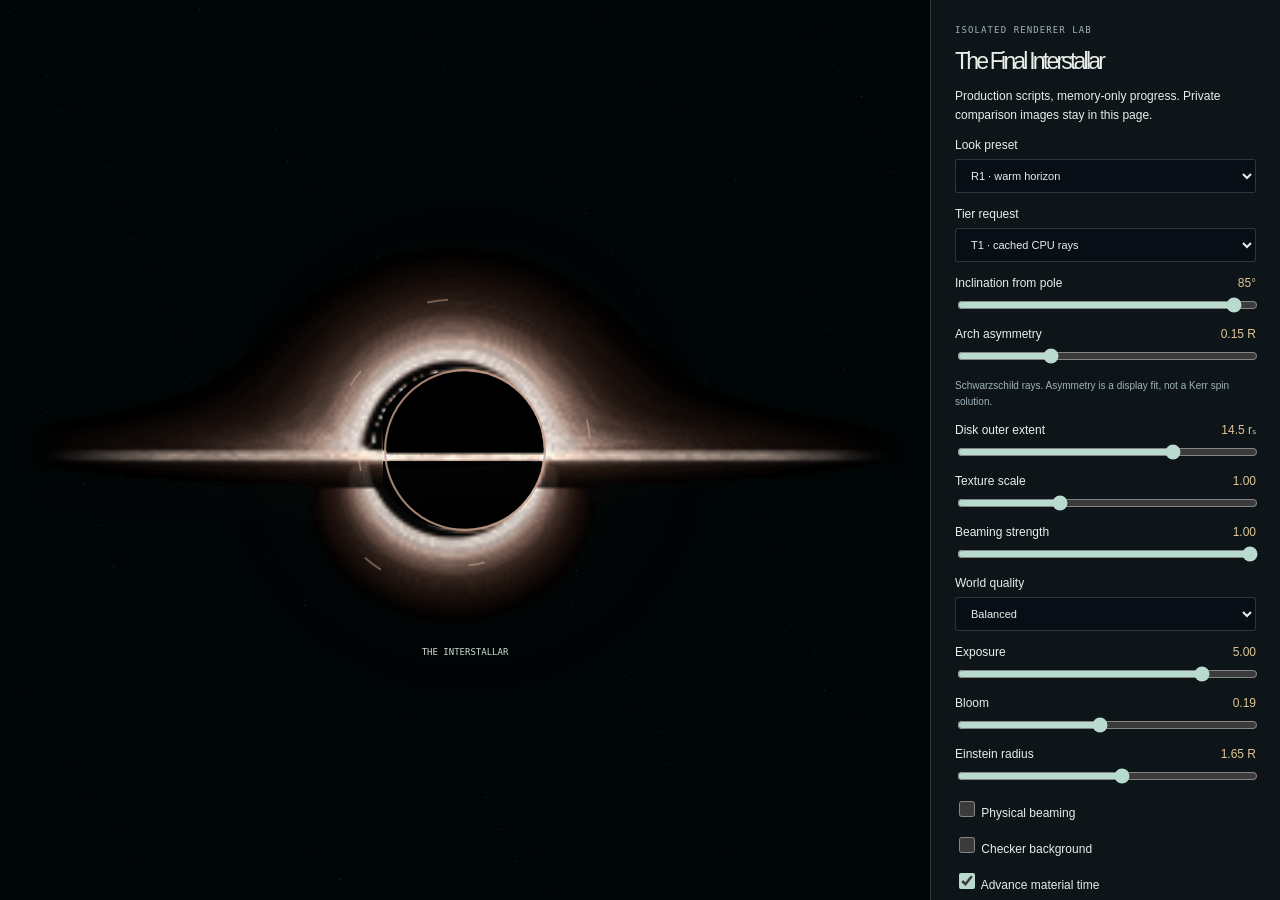
<file: tests/final-interstallar-lab.html>
<!doctype html>
<html lang="en">
<head>
  <meta charset="utf-8">
  <meta name="viewport" content="width=device-width,initial-scale=1">
  <meta name="robots" content="noindex, nofollow">
  <meta name="referrer" content="no-referrer">
  <meta name="theme-color" content="#070e15">
  <meta name="description" content="Grow an asteroid through gravitational capture, build a solar system, and feed a black hole in this offline single-player browser game.">
  <title>Renderer lab · ACCRETION 3.9</title>
  <link rel="icon" href="../favicon.svg" type="image/svg+xml">
  <link rel="icon" href="../favicon.ico" sizes="32x32">
  <link rel="stylesheet" href="../style.css"><link rel="stylesheet" href="../command.css">
</head>
<body>
  <canvas id="universe" aria-label="Space simulation. Use WASD or arrow keys to accelerate; Escape pauses."></canvas>
  <div class="grain" aria-hidden="true"></div>

  <main id="main-menu">
    <header class="menu-header"><div class="wordmark"><svg viewBox="0 0 40 40" aria-hidden="true"><circle cx="20" cy="20" r="7"/><ellipse cx="20" cy="20" rx="18" ry="10" transform="rotate(-35 20 20)"/></svg><span>ACCRETION</span></div><span class="eyebrow">OFFLINE FLIGHT · OPTIONAL MULTIPLAYER <i class="status-dot"></i></span></header>
    <div class="hero">
      <div class="eyebrow hero-kicker"><span class="hairline"></span> OFFLINE SPACE EVOLUTION</div>
      <h1>Grow an asteroid.<br>Build a <em>solar system.</em></h1>
      <p class="hero-copy">Use gravity to capture matter, compete with computer-controlled rivals, and evolve into a star or black hole. Play offline with keyboard and mouse. Your progress stays in this browser.</p>
      <div class="main-actions"><button id="continue-button" class="primary" data-action="continue" hidden>Continue saved game</button><button id="play-button" class="primary" data-action="play">Start new game</button><button class="secondary" data-action="modes">Game modes</button><button id="sandbox-launch" class="secondary" data-action="sandbox-start">Open sandbox</button></div>
      <button id="active-slot" class="slot-link" data-action="slots">SLOT 01 · CHANGE SAVE</button><nav class="menu-links" aria-label="Main menu"><button data-action="help">How to play</button><button data-action="settings">Settings</button><button data-action="advancements">Advancements</button><button data-action="archive">Archive</button><button data-action="lab">Life Lab</button><button data-action="cosmetics">Appearance</button><button data-action="legacy">Expeditions</button><button data-action="credits">Credits</button></nav>
      <div id="personal-record" class="personal-record"></div><div id="main-legacy-rank" class="main-legacy-rank"></div>
    </div>
    <footer class="menu-footer"><nav class="site-links" aria-label="Game information"><a href="../privacy.html" target="_blank" rel="noopener noreferrer">Privacy</a><a href="../terms.html" target="_blank" rel="noopener noreferrer">Terms</a><a href="../sources.html" target="_blank" rel="noopener noreferrer">Sources</a></nav><span>© 2026 Web Stars Studios · LOCAL SAVES <span class="version">V4.0.0</span></span></footer>
  </main>

  <div id="hud" hidden>
    <div class="flight-rail"><section class="mass-panel glass" id="hud-panel-mass" aria-label="Mass and evolution"><button class="panel-minimize" data-action="dock-panel:mass" title="Hide mass panel (1)" aria-label="Hide mass panel" aria-keyshortcuts="1">−</button>
      <div class="panel-eyebrow"><span><i class="status-dot"></i> <span id="hud-stage">TINY ASTEROID</span></span><span id="hud-class">CLASS 01</span></div>
      <div id="hud-mass" class="mass-number">1,000,000 kg</div>
      <div class="next-line"><span>NEXT <b id="hud-next">Growing asteroid</b></span><span id="hud-percent">0%</span></div>
      <div class="progress-track"><i id="adaptation-half" class="adaptation-half" aria-label="Halfway adaptation point"></i><div id="mass-progress"></div></div>
      <button id="industry-flight" class="industry-flight" data-action="engineering" hidden><span>ORBITAL ENGINEERING · K</span><b id="industry-flight-values"></b></button><p id="mass-inflow" class="mass-inflow" hidden></p><div class="goal-line"><span id="hud-goal">10 million tonnes</span><span id="hud-time">00:00</span></div>
    </section>
    <section id="command-bar" class="command-bar" aria-label="Aimed equipment" hidden><button data-action="aim:attack" id="aim-attack">X · Weapons</button><button data-action="aim:drones" id="aim-drones">Z · Aim drones</button><button data-action="aim:mining" id="aim-mining">I · Mining laser</button><button data-action="aim:flight" id="aim-flight">Flight</button><button data-action="chat">T · Signals</button><span id="command-status"></span></section><section id="scenario-hud" class="scenario-hud glass" hidden aria-live="polite"><strong id="scenario-title"></strong><span id="scenario-copy"></span><div class="progress-track"><i id="scenario-progress"></i></div></section><div id="taunt-layer" aria-live="polite"></div><p id="expedition-status" class="expedition-status" hidden></p><button id="collision-hud" class="collision-hud" data-action="collision-view" title="Open the optional two-hour encounter on the Galaxy map (G)" hidden><span id="collision-hud-title">GALACTIC ENCOUNTER</span><b id="collision-hud-clock">G · JOIN</b><i id="collision-hud-fill"></i></button><aside id="cosmic-hud" class="cosmic-hud glass" hidden><button class="panel-minimize" data-action="dock-panel:system" title="Hide system metrics (4)" aria-label="Hide system metrics" aria-keyshortcuts="4">−</button><div class="panel-eyebrow" id="cosmic-title">STAR SYSTEM</div><div id="cosmic-metrics"></div><div class="cosmic-actions"><button data-action="system">L · Manage system</button><button data-action="overview">Tab · Overview</button></div><p id="cosmic-note"></p><div id="cosmic-tip" class="cosmic-tip" role="status" hidden><b id="cosmic-tip-title"></b><p id="cosmic-tip-text"></p></div></aside><section id="flight-guide" class="flight-guide"><button class="panel-minimize" data-action="dock-panel:notes" title="Hide flight notes (6)" aria-label="Hide flight notes" aria-keyshortcuts="6">−</button><div class="eyebrow">FLIGHT NOTES <span id="guide-counter">01 / 04</span></div><div id="journey-goal" class="journey-goal" hidden><b id="journey-goal-title"></b><span id="journey-goal-progress"></span><div class="journey-track"><i id="journey-goal-fill"></i></div><p id="journey-goal-note"></p></div><p id="guide-text">Move gently through the nearby field.<br>Your gravity will bring smaller fragments into orbit.</p><div class="key-guide"><span><kbd>W A S D</kbd> thrust</span><span><kbd>SHIFT</kbd> brake</span><span><kbd>ESC</kbd> pause</span><span><kbd>H</kbd> hide HUD</span></div></section></div><div class="top-controls"><button class="life-button" data-action="lab" title="Life Lab (N)">N · LIFE LAB <span id="life-resources">0 H₂O · 0 DNA</span></button><button class="icon-button" id="mute-button" data-action="mute" title="Mute sound (M)" aria-label="Mute sound">On</button><button class="icon-button" data-action="pause" title="Pause (Escape)" aria-label="Pause">II</button></div>
    <aside class="leaderboard glass" id="hud-panel-rivals" aria-label="Leaderboard"><button class="panel-minimize" data-action="dock-panel:rivals" title="Hide leaderboard (2)" aria-label="Hide leaderboard" aria-keyshortcuts="2">−</button><div class="panel-eyebrow"><span>LOCAL RIVALS</span><span class="live-tag">COMPUTER CONTROLLED</span></div><ol id="leader-list"></ol><div class="rank-note"><span id="body-count">0 bodies in sector</span><span id="player-rank">#10</span></div></aside>
    <aside class="final-hud glass" id="hud-panel-final" hidden aria-label="Final horizon approach"><button class="panel-minimize" data-action="dock-panel:final" title="Hide final horizon (8)" aria-label="Hide final horizon" aria-keyshortcuts="8">−</button><div class="panel-eyebrow"><span>FINAL HORIZON</span><b id="final-zone">BEACON</b></div><div class="final-hud-row"><b id="final-distance">0 R</b><span id="final-bearing">0°</span></div><p id="final-approach"></p><p id="final-condition"></p><button data-action="final-course">Plot course</button></aside><div id="threat-banner" class="threat-banner" hidden><span class="threat-symbol">△</span><div><b id="threat-title">NEARBY ACCRETION</b><span id="threat-detail"></span></div></div>
    <aside class="telemetry glass" id="hud-panel-telemetry"><button class="panel-minimize" data-action="dock-panel:telemetry" title="Hide telemetry (5)" aria-label="Hide telemetry" aria-keyshortcuts="5">−</button><div class="telemetry-item"><span>VELOCITY</span><b id="hud-velocity">0.0 <small>u/s</small></b></div><div class="telemetry-item"><span>GRAVITY</span><b id="hud-gravity">1.00<small>×</small></b></div><div class="telemetry-item fps-item" title="Measured rendered frames per second. Averaged over half a second; suspended tabs are excluded."><span>FPS</span><b id="hud-fps">--</b></div><div class="telemetry-item integrity"><span>COHESION</span><b id="hud-hp">100<small>%</small></b><div class="tiny-track"><i id="hp-progress"></i></div></div></aside>
    
    <div class="abilities" id="hud-panel-abilities"><button class="panel-minimize" data-action="dock-panel:abilities" title="Hide abilities (7)" aria-label="Hide abilities" aria-keyshortcuts="7">−</button><button id="supernova-button" class="ability supernova-ability" data-action="supernova" hidden><span>SUPERNOVA<small>Choose a stellar ending</small></span></button><button id="upgrade-button" class="ability upgrade-ability" data-action="upgrades"><kbd>U</kbd><span>ADAPTATIONS <b id="upgrade-points">0</b></span></button><div class="ability" id="boost-ability"><kbd>SPACE</kbd><span id="boost-label">BURN · LOCKED</span><div class="ability-bar"><i id="boost-fill"></i></div></div><button class="ability" id="pulse-ability" data-action="pulse" hidden><kbd>E</kbd><span id="pulse-label">PULSE</span></button><button class="ability" id="surge-ability" data-action="surge" hidden><kbd>Q</kbd><span id="surge-label">SURGE</span></button></div>
    <aside class="scanner" id="hud-panel-radar"><button class="panel-minimize" data-action="dock-panel:radar" title="Hide radar (3)" aria-label="Hide radar" aria-keyshortcuts="3">−</button><div class="panel-eyebrow"><span>LOCAL SCAN</span><span id="scanner-range">1.4 ku</span></div><canvas id="minimap" width="176" height="176" aria-label="Nearby bodies radar: green is smaller, amber is similar, red is dangerous."></canvas><div class="scanner-key"><span><i class="safe-dot"></i> FOOD</span><span><i class="danger-dot"></i> THREAT</span></div></aside>
    <div class="scale-note" id="scale-note">SCALE 1× · SIMULATION UNITS</div>
  </div>

  <div id="toasts" class="toasts" role="status" aria-live="polite"></div>
  <div id="advancement-plaque" class="advancement-plaque" aria-hidden="true" hidden><span class="plaque-wing plaque-wing-left"></span><div id="advancement-plaque-icon" class="plaque-icon"></div><div class="plaque-copy"><span id="advancement-plaque-kind" class="plaque-kind"></span><strong id="advancement-plaque-title"></strong><p id="advancement-plaque-description"></p></div><span class="plaque-wing plaque-wing-right"></span><span class="plaque-shortcut">J · ADVANCEMENTS</span></div>
  <div id="advancement-announcer" class="screen-reader-only" role="status" aria-live="polite" aria-atomic="true"></div>
  <div id="evolution" class="evolution" hidden><span class="eyebrow">NEW MASS CLASS</span><div class="evolution-rule"></div><h2 id="evolution-name"></h2><p id="evolution-description"></p><span class="evolution-mass" id="evolution-mass"></span><span class="evolution-unlock">+1 ADAPTATION POINT</span></div>

<aside id="flight-dock" class="flight-dock" aria-label="Flight workspace dock, press F to open" aria-hidden="true" hidden inert>
<nav id="dock-content" class="dock-content" aria-label="Flight windows" hidden inert>
<details id="dock-instruments" class="dock-instruments"><summary class="dock-item" aria-label="Show instrument controls"><svg viewBox="0 0 48 48" aria-hidden="true" focusable="false" fill="none" stroke="currentColor" stroke-width="2" stroke-linecap="round" stroke-linejoin="round"><path d="M8 36a18 18 0 1 1 32 0M24 24l11-11M12 16l3 3m18 14 3 3M9 26h4m11-17v4"/><circle cx="24" cy="24" r="4"/></svg><span class="dock-label">Instruments · 1–8</span></summary><div class="dock-popover"><h3>Flight instruments</h3><button id="dock-panel-mass" data-action="dock-panel:mass" aria-pressed="true"><kbd>1</kbd><span>Mass</span><small id="dock-state-mass">Shown</small></button><button id="dock-panel-rivals" data-action="dock-panel:rivals" aria-pressed="true"><kbd>2</kbd><span>Rivals</span><small id="dock-state-rivals">Shown</small></button><button id="dock-panel-radar" data-action="dock-panel:radar" aria-pressed="true"><kbd>3</kbd><span>Radar</span><small id="dock-state-radar">Shown</small></button><button id="dock-panel-system" data-action="dock-panel:system" aria-pressed="true"><kbd>4</kbd><span>System metrics</span><small id="dock-state-system">Shown</small></button><button id="dock-panel-telemetry" data-action="dock-panel:telemetry" aria-pressed="true"><kbd>5</kbd><span>Telemetry</span><small id="dock-state-telemetry">Shown</small></button><button id="dock-panel-notes" data-action="dock-panel:notes" aria-pressed="true"><kbd>6</kbd><span>Flight notes</span><small id="dock-state-notes">Shown</small></button><button id="dock-panel-abilities" data-action="dock-panel:abilities" aria-pressed="true"><kbd>7</kbd><span>Abilities</span><small id="dock-state-abilities">Shown</small></button><button id="dock-panel-final" data-action="dock-panel:final" aria-pressed="true"><kbd>8</kbd><span>Final horizon</span><small id="dock-state-final">Shown</small></button><button class="dock-restore" data-action="dock-restore">Restore all instruments</button><p id="dock-quiet" class="dock-quiet">F closes · hides after 5 seconds idle</p></div></details><div class="dock-separator" aria-hidden="true"></div><button id="dock-window-lab" class="dock-item dock-lab" data-action="dock-window:lab" aria-label="Life Lab" aria-keyshortcuts="N"><svg viewBox="0 0 48 48" aria-hidden="true" focusable="false" fill="none" stroke="currentColor" stroke-width="2" stroke-linecap="round" stroke-linejoin="round"><path d="M14 5c26 12-8 24 20 38M34 5C6 18 42 30 14 43M17 10h14m-14 8h14m-13 8h12m-12 8h12"/></svg><span class="dock-label">Life Lab · N</span></button><button id="dock-window-system" class="dock-item dock-system" data-action="dock-window:system" aria-label="Solar system" aria-keyshortcuts="L"><svg viewBox="0 0 48 48" aria-hidden="true" focusable="false" fill="none" stroke="currentColor" stroke-width="2" stroke-linecap="round" stroke-linejoin="round"><circle cx="24" cy="24" r="5"/><ellipse cx="24" cy="24" rx="20" ry="13"/><circle cx="40" cy="17" r="3"/></svg><span class="dock-label">Solar system · L</span></button><button id="dock-window-galaxy" class="dock-item dock-galaxy" data-action="dock-window:galaxy" aria-label="Galaxy chart" aria-keyshortcuts="G"><svg viewBox="0 0 48 48" aria-hidden="true" focusable="false" fill="none" stroke="currentColor" stroke-width="2" stroke-linecap="round" stroke-linejoin="round"><path d="M8 29c-8-20 20-35 31-17 12 23-27 38-28 17-1-15 24-19 24-7 0 10-17 13-18 5-1-7 11-9 10-3"/></svg><span class="dock-label">Galaxy chart · G</span></button><button id="dock-window-upgrades" class="dock-item dock-upgrades" data-action="dock-window:upgrades" aria-label="Adaptations" aria-keyshortcuts="U"><svg viewBox="0 0 48 48" aria-hidden="true" focusable="false" fill="none" stroke="currentColor" stroke-width="2" stroke-linecap="round" stroke-linejoin="round"><path d="m24 6 13 18H11ZM24 24v17M14 33l10-9 10 9"/></svg><span class="dock-label">Adaptations · U</span></button><button id="dock-window-advancements" class="dock-item dock-advancements" data-action="advancements" aria-label="Advancements" aria-keyshortcuts="J"><svg viewBox="0 0 48 48" aria-hidden="true" focusable="false" fill="none" stroke="currentColor" stroke-width="2" stroke-linecap="round" stroke-linejoin="round"><path d="m24 6 6 11 12 2-9 9 2 14-11-6-11 6 2-14-9-9 12-2Z"/></svg><span class="dock-label">Advancements · J</span></button><button id="dock-window-cosmetics" class="dock-item dock-cosmetics" data-action="dock-window:cosmetics" aria-label="Appearance"><svg viewBox="0 0 48 48" aria-hidden="true" focusable="false" fill="none" stroke="currentColor" stroke-width="2" stroke-linecap="round" stroke-linejoin="round"><path d="M24 6C0 6 1 39 22 40c12 1 0-13 9-13 19 0 14-21-7-21Z"/><circle cx="13" cy="20" r="2"/><circle cx="22" cy="13" r="2"/><circle cx="32" cy="15" r="2"/></svg><span class="dock-label">Appearance</span></button><button id="dock-window-legacy" class="dock-item dock-legacy" data-action="dock-window:legacy" aria-label="Expeditions"><svg viewBox="0 0 48 48" aria-hidden="true" focusable="false" fill="none" stroke="currentColor" stroke-width="2" stroke-linecap="round" stroke-linejoin="round"><path d="M10 20a16 16 0 1 1 1 15M10 7v13h13M19 33l5-18 5 18"/></svg><span class="dock-label">Expeditions</span></button><button id="dock-window-replay" class="dock-item dock-replay" data-action="dock-window:replay" aria-label="Encounter replay" aria-keyshortcuts="V"><svg viewBox="0 0 48 48" aria-hidden="true" focusable="false" fill="none" stroke="currentColor" stroke-width="2" stroke-linecap="round" stroke-linejoin="round"><rect x="7" y="9" width="34" height="30" rx="3"/><path d="m21 18 11 7-11 7ZM13 9v30"/></svg><span class="dock-label">Encounter replay · V</span></button><button id="dock-window-photo" class="dock-item dock-photo" data-action="dock-window:photo" aria-label="Photo mode" aria-keyshortcuts="P"><svg viewBox="0 0 48 48" aria-hidden="true" focusable="false" fill="none" stroke="currentColor" stroke-width="2" stroke-linecap="round" stroke-linejoin="round"><path d="M6 15h9l4-6h10l4 6h9v25H6Z"/><circle cx="24" cy="26" r="9"/></svg><span class="dock-label">Photo mode · P</span></button><button id="dock-window-sandbox" class="dock-item dock-sandbox" data-action="dock-window:sandbox" aria-label="Sandbox" aria-keyshortcuts="B"><svg viewBox="0 0 48 48" aria-hidden="true" focusable="false" fill="none" stroke="currentColor" stroke-width="2" stroke-linecap="round" stroke-linejoin="round"><path d="M19 6v14L8 36c-3 6 35 6 32 0L29 20V6M15 6h18M13 29h22"/></svg><span class="dock-label">Sandbox · B</span></button><button id="dock-window-settings" class="dock-item dock-settings" data-action="dock-window:settings" aria-label="Settings"><svg viewBox="0 0 48 48" aria-hidden="true" focusable="false" fill="none" stroke="currentColor" stroke-width="2" stroke-linecap="round" stroke-linejoin="round"><path d="M8 12h32M8 24h32M8 36h32"/><circle cx="17" cy="12" r="4" fill="#203b39"/><circle cx="32" cy="24" r="4" fill="#203b39"/><circle cx="20" cy="36" r="4" fill="#203b39"/></svg><span class="dock-label">Settings</span></button><button id="dock-window-help" class="dock-item dock-help" data-action="dock-window:help" aria-label="Flight manual"><svg viewBox="0 0 48 48" aria-hidden="true" focusable="false" fill="none" stroke="currentColor" stroke-width="2" stroke-linecap="round" stroke-linejoin="round"><path d="M5 9c8-2 14 0 19 5 5-5 11-7 19-5v30c-8-2-14 0-19 4-5-4-11-6-19-4ZM24 14v29"/></svg><span class="dock-label">Flight manual</span></button><button id="dock-window-slots" class="dock-item dock-slots" data-action="dock-window:slots" aria-label="Save slots"><svg viewBox="0 0 48 48" aria-hidden="true" focusable="false" fill="none" stroke="currentColor" stroke-width="2" stroke-linecap="round" stroke-linejoin="round"><rect x="8" y="7" width="32" height="34" rx="3"/><path d="M15 7v12h18V7M15 41V29h18v12"/></svg><span class="dock-label">Save slots</span></button><button id="dock-window-archive" class="dock-item dock-archive" data-action="dock-window:archive" aria-label="Archive"><svg viewBox="0 0 48 48" aria-hidden="true" focusable="false" fill="none" stroke="currentColor" stroke-width="2" stroke-linecap="round" stroke-linejoin="round"><path d="M8 15h32v27H8ZM5 6h38v9H5ZM18 24h12"/></svg><span class="dock-label">Archive</span></button><div class="dock-separator" aria-hidden="true"></div><button id="dock-last" class="dock-item" data-action="dock-last" aria-label="Restore minimized window" hidden><svg viewBox="0 0 48 48" aria-hidden="true" focusable="false" fill="none" stroke="currentColor" stroke-width="2" stroke-linecap="round" stroke-linejoin="round"><path d="M10 20a16 16 0 1 1 1 15M10 7v13h13"/></svg><span class="dock-label">Restore <b id="dock-last-name"></b></span></button><button id="dock-handle" class="dock-item dock-close" data-action="dock-toggle" aria-label="Close dock (F)" aria-expanded="false" aria-controls="dock-content" aria-keyshortcuts="F"><svg viewBox="0 0 48 48" aria-hidden="true" focusable="false" fill="none" stroke="currentColor" stroke-width="2" stroke-linecap="round" stroke-linejoin="round"><path d="m12 12 24 24M36 12 12 36"/></svg><span class="dock-label">Close · F</span></button></nav></aside>
  <div id="overlay" class="overlay" hidden>
    <section class="dialog" role="dialog" aria-modal="true" aria-label="Game menu" tabindex="-1"><div class="window-bar"><span id="window-caption"></span><button id="window-minimize" data-action="window-minimize" aria-label="Minimize window and return to flight" aria-keyshortcuts="`" title="Minimize (`)">Minimize <kbd>`</kbd></button></div>
      <div id="panel-finale" class="panel" hidden><div class="eyebrow">THE JOURNEY CONTINUES</div><h2>The Final Interstallar</h2><p class="panel-intro">Your horizon has joined the distant signal. Light traces a single boundary now. Beyond it, there is still space to cross.</p><div class="finale-record"><span>MASS AFTER MERGER</span><b id="finale-mass"></b><p id="finale-points"></p></div><div class="over-actions"><button class="primary" data-action="final-continue">Continue flight</button><button data-action="final-save-menu">Save &amp; return to menu</button><button data-action="final-frame">Photo mode</button></div><p class="subtle">The merger and its mass are saved once. Continue gathering, explore, or begin another expedition from the existing menu.</p></div><div id="panel-slots" class="panel" hidden><div class="eyebrow">LOCAL SAVE STORAGE</div><h2>Save slots</h2><p class="panel-intro">Each slot has its own universe, companions, resources and records. Switching saves your current journey first.</p><div id="slot-list" class="slot-list"></div><button id="slot-cadence" class="secondary cadence-toggle" data-action="slot-cadence" aria-pressed="true">ON · Autosave every 3 evolutions</button><p class="subtle">On: checkpoint after three new astronomical classes. Off: checkpoint every 15 seconds. Pets, resources and the universe save together. Closing between checkpoints restores the last saved state. Save now or Save &amp; return to main menu keeps everything immediately.</p><p id="slot-status" role="status"></p><div class="over-actions"><button id="slot-save-now" class="secondary" data-action="save-now">Save now</button><button class="primary compact" data-action="back">Done</button></div></div><div id="panel-galaxy" class="panel" hidden><div class="eyebrow">PERSISTENT EXPEDITION CHART</div><h2>Galaxy map</h2><p class="panel-intro">Charted sectors remember visits and extracted matter. Dim sectors show estimated density. Rival markers record their last observed position, not live tracking. Coordinates use scale-relative travel.</p><canvas id="galaxy-canvas" width="640" height="400" aria-label="Galaxy sectors and course selection"></canvas><p id="galaxy-readout" role="status"></p><div class="exp-controls"><button data-action="map:north">North</button><button data-action="map:south">South</button><button data-action="map:west">West</button><button data-action="map:east">East</button><button data-action="map:in">Zoom in</button><button data-action="map:out">Zoom out</button><button data-action="map:focus">Center on you</button><button data-action="map:clear">Clear course</button></div><button id="final-map-course" data-action="final-course" hidden>Plot final horizon course</button><div id="galaxy-rivals" class="galaxy-rivals"></div><section id="galaxy-collision" class="galaxy-collision"><header><div><small>OPTIONAL GALACTIC ENCOUNTER</small><h3 id="collision-title">Two galaxies, one encounter</h3></div><b id="collision-state">OPTIONAL · STAR SCALE</b></header><canvas id="collision-diagram" width="640" height="260" aria-label="Procedural positions and tidal tails of the galactic encounter"></canvas><div class="collision-timing"><span>ACTIVE FLIGHT REMAINING</span><b id="collision-clock">02:00:00</b></div><div class="progress-track" id="collision-progress"><i id="collision-fill"></i></div><div id="collision-phases" class="collision-phases"></div><p id="collision-description"></p><p id="collision-ledger" class="subtle"></p><div class="exp-controls"><button id="collision-start" class="primary" data-action="collision-start">Join encounter</button><button id="collision-course" class="secondary" data-action="collision-course" hidden>Plot bridge course</button></div></section><button class="primary compact" data-action="back">Back</button></div>
<div id="panel-sandbox" class="panel" hidden><div class="eyebrow">ISOLATED EXPERIMENTAL SAVE</div><h2>Sandbox</h2><p class="panel-intro">All original and selected-path classes, scaled mass editing, test bodies and resources affect only this sandbox. Journey saves, achievements and records stay separate. Experimental planets are released on physical trajectories and can escape or collide.</p><section id="final-sandbox-tools"><h3>Final horizon approach</h3><p class="subtle">Choose The Interstallar above for a merger test. These buttons position the persistent landmark in this sandbox only.</p><div class="exp-controls"><button data-action="final-place:beacon">Beacon</button><button data-action="final-place:lens">Lens field</button><button data-action="final-place:disk">Disk edge</button><button data-action="final-place:photon">Photon region</button><button data-action="final-near">Steady merger test</button></div></section><section class="sandbox-mass-tools"><h3>Change your mass</h3><p id="sandbox-mass-unit" class="subtle"></p><div class="exp-controls"><label>Amount <input id="sandbox-mass-amount" type="number" min="0.000001" step="any" value="1"></label><label>Scale <select id="sandbox-mass-scale"><option value="1">×1</option><option value="10">×10</option><option value="100">×100</option><option value="1000">×1000</option><option value="1000000">×1 million</option></select></label><button data-action="sandbox-add-mass">Add mass</button><button data-action="sandbox-remove-mass">Remove mass</button><button data-action="sandbox-industry">Test engineering resources</button></div><p class="subtle">Amount uses the same unit as the current flight mass readout. Removing mass cannot go below the initial asteroid. The selected journey stays selected.</p></section><section class="sandbox-command"><h3>Resources</h3><p id="sandbox-balances" class="subtle"></p><div class="exp-controls"><label>Resource<select id="sandbox-currency"><option value="raw">Raw Material</option><option value="research">Research Points</option><option value="points">Adaptation points</option><option value="water">Water</option><option value="dna">DNA</option></select></label><label>Amount<input id="sandbox-resource-amount" type="number" min="1" max="1000000" step="1" value="100"></label><button data-action="sandbox-resource:add">Add</button><button data-action="sandbox-resource:remove">Remove</button><button data-action="sandbox-unlock-engineering">Unlock all equipment</button></div><h3>Simulation</h3><div class="sandbox-options"><label>Gravity <input id="sandbox-gravity" type="range" min="0" max="2" step=".1" value="1"></label><label>Time speed <input id="sandbox-speed" type="range" min="0.1" max="2" step=".1" value="1"></label><label>Population density <input id="sandbox-density" type="range" min="0.25" max="1.5" step=".25" value="1"></label><label>Spawn new fields <input id="sandbox-spawning" type="checkbox" checked></label><label>Rival AI <input id="sandbox-rivals" type="checkbox" checked></label><label>Player damage <input id="sandbox-damage" type="checkbox" checked></label><label>Body collisions <input id="sandbox-collisions" type="checkbox" checked></label></div><h3>Place real bodies and structures</h3><div class="exp-controls"><label>Type<select id="sandbox-spawn-type"><option value="planet">Planet</option><option value="moon">Moon</option><option value="gas">Gas giant</option><option value="star">Star</option><option value="blackhole">Black hole</option><option value="system">Solar system</option><option value="galaxy">Galaxy</option><option value="belt">Asteroid belt</option><option value="nebula">Nebula</option></select></label><label>Count<input id="sandbox-spawn-count" type="number" min="1" max="8" value="1"></label><label>Mass / your mass<input id="sandbox-spawn-mass" type="number" min="0.000001" max="10" step="0.01" value="0.1"></label><label>Distance (scale units)<input id="sandbox-spawn-distance" type="number" min="100" max="2000" value="550"></label><label>Orbit speed<input id="sandbox-spawn-speed" type="number" min="0" max="2" step=".1" value="1"></label><button data-action="sandbox-place">Place structure</button><button data-action="sandbox-clear">Clear unbound ambient bodies</button></div><p class="subtle">Speed 1 is approximately circular. Above 1.42 usually escapes. The physical body budget still applies. AP is capped at 100, other resource limits remain in force.</p></section><div id="sandbox-route-classes" class="sandbox-routes"></div><div id="sandbox-classes" class="exp-choice-grid"></div><div class="exp-controls"><button data-action="sandbox-body:planet">Release planet</button><button data-action="sandbox-body:moon">Planet and moon</button><button data-action="sandbox-body:resonance">Release 2:1 pair</button><button data-action="sandbox-cloud">Dust cloud</button><button data-action="sandbox-flare">Forecast flare</button><button data-action="sandbox-magnetar">Magnetar encounter</button><button data-action="sandbox-pets">Unlock test companions</button></div><button class="primary compact" data-action="back">Back</button></div>
<div id="panel-replay" class="panel" hidden><div class="eyebrow">ENCOUNTER RECORDER</div><h2 id="replay-title">Encounter replay</h2><p id="replay-description" class="panel-intro"></p><canvas id="replay-canvas" width="640" height="400" aria-label="Recorded encounter playback"></canvas><label for="replay-seek">Replay timeline</label><input id="replay-seek" type="range" min="0" max="1" step="0.001" value="0"><div class="exp-controls"><button id="replay-play" data-action="replay-play">Play / pause</button><button id="replay-speed" data-action="replay-speed">1×</button><button data-action="back">Back</button></div></div>
<div id="panel-photo" class="panel" hidden><div class="eyebrow">FROZEN CAMERA</div><h2>Photo mode</h2><p class="subtle">Simulation paused. Pan and frame the current scene. PNG export excludes the interface.</p><div class="exp-controls"><button data-action="photo:left">Left</button><button data-action="photo:right">Right</button><button data-action="photo:up">Up</button><button data-action="photo:down">Down</button><button data-action="photo:in">Zoom in</button><button data-action="photo:out">Zoom out</button><button data-action="photo:focus">Focus selection</button><button id="photo-paths" data-action="photo:paths" aria-pressed="false">Orbit paths</button><button id="photo-labels" data-action="photo:labels" aria-pressed="false">Labels</button></div><div class="exp-controls" aria-label="Photo export resolution"><button id="photo-scale-one" data-action="photo-scale:1" aria-pressed="true">1× export</button><button id="photo-scale-two" data-action="photo-scale:2" aria-pressed="false">2× export · max 3840 px</button><button id="photo-final-focus" data-action="final-frame" hidden>Focus final horizon</button></div><label for="photo-exposure">Export exposure</label><input id="photo-exposure" type="range" min="-1" max="1" step="0.05" value="0"><div class="exp-controls"><button class="primary compact" data-action="photo:export">Export PNG</button><button data-action="photo:close">Return</button></div></div>

<div id="panel-modes" class="panel" hidden><div class="eyebrow">CHOOSE YOUR FLIGHT</div><h2>Game modes</h2><p class="panel-intro">Journey slots, Sandbox, Boss gauntlet and Salvage expedition have separate progress. Multiplayer is a live arena and does not write journey records.</p><div id="mode-list" class="mode-list"></div><button class="secondary compact" data-action="back">Back</button></div>
<div id="panel-network" class="panel" hidden><div class="eyebrow">OPTIONAL ONLINE PLAY</div><h2>Multiplayer arena</h2><p class="panel-intro">Join a private room on your own backend. Everyone shares the same asteroids, gravity, growth and combat. Up to eight players. The server controls mass, hits and purchases. Rooms reset when empty.</p><div class="network-fields"><label>Server address<input id="network-url" type="url" value="ws://localhost:8765" autocomplete="off" spellcheck="false"></label><label>Room code<input id="network-room" value="ORBIT" maxlength="24" autocomplete="off" spellcheck="false"></label><label>Pilot name<input id="network-name" value="Pilot" maxlength="24" autocomplete="off"></label><label>Server access key, if configured<input id="network-key" type="password" maxlength="128" autocomplete="off"></label></div><p id="network-status" role="status">Not connected.</p><div class="exp-controls"><button class="primary compact" data-action="network-connect">Connect</button><button class="secondary compact" data-action="network-disconnect">Disconnect</button><a href="../MULTIPLAYER.html" target="_blank" rel="noopener noreferrer">Backend setup and scope</a></div><p class="subtle">Live matches keep running while a menu is open. Text and any media you send are shared with the room. Shared media is hidden unless enabled in Settings. Offline play never contacts a server.</p><button class="secondary compact" data-action="back">Back</button></div>
<div id="panel-chat" class="panel" hidden><div class="eyebrow">LOCAL SIGNALS / ROOM CHAT</div><h2>Quick signals</h2><div id="quick-signals" class="mode-list"></div><label class="signal-message">Custom message<input id="signal-text" maxlength="96" autocomplete="off"></label><div class="exp-controls"><button data-action="send-message">Send signal</button><button data-action="taunt-editor">Edit taunts</button><button data-action="resume">Return</button></div><p class="subtle">T opens signals. Y sends your first saved taunt. Signals last five seconds, with a three-second cooldown. Nearby rivals answer during offline play.</p></div>
<div id="panel-taunts" class="panel" hidden><div class="eyebrow">YOUR FLIGHT SIGNALS</div><h2>Custom taunts</h2><p class="panel-intro">Choose text, a local image or GIF, or both. Four saved signals. No remote image URLs. Maximum 96 KB per image.</p><div class="exp-controls"><label>Signal <select id="taunt-slot"><option value="0">1</option><option value="1">2</option><option value="2">3</option><option value="3">4</option></select></label><label>Shape <select id="taunt-shape"><option value="speech">Speech frame</option><option value="angular">Angular panel</option><option value="banner">Banner</option><option value="circle">Round badge</option></select></label></div><label class="signal-message">Message<input id="taunt-text" maxlength="96" autocomplete="off"></label><label class="signal-upload">Image or animated GIF<input id="taunt-file" type="file" accept="image/png,image/jpeg,image/gif,image/webp"></label><div id="taunt-preview" class="taunt-preview"></div><p id="taunt-upload-status" role="status"></p><div class="exp-controls"><button data-action="taunt-save">Save signal</button><button data-action="taunt-remove-media">Remove media</button><button data-action="back">Back</button></div></div>
<div id="panel-system" class="panel" hidden><div class="eyebrow">ORBITAL OBSERVATORY</div><h2>Solar system</h2><p class="panel-intro">Inspect captured bodies, orbit stability and collision risks.</p><div id="system-summary"></div><div class="system-tabs" role="group" aria-label="Observatory view"><button id="system-tab-worlds" data-action="system-tab:worlds" aria-pressed="true">Orbits and worlds</button><button id="system-tab-matter" data-action="system-tab:matter" aria-pressed="false">Matter flow</button><button id="system-tab-blueprints" data-action="system-tab:blueprints" aria-pressed="false">Blueprints</button></div><figure class="system-diagram"><canvas id="system-diagram" width="680" height="250" aria-label="Current system positions and orbital paths"></canvas><figcaption id="system-diagram-caption">Select a body on the diagram or in the list.</figcaption></figure><div id="system-matter" class="system-matter" hidden></div><div id="system-blueprints" class="system-blueprints" hidden></div><div id="system-worlds" class="system-layout"><div id="system-list"></div><div id="system-inspect"></div></div><button class="primary compact" data-action="resume">Return to flight</button></div><div id="panel-pause" class="panel" hidden><div class="eyebrow">MOMENTUM SUSPENDED</div><h2>Game paused</h2><p class="panel-intro">Your universe is paused. Take your time.</p><div class="pause-actions"><button class="primary" data-action="resume">Resume journey </button><button class="secondary" data-action="upgrades">Adaptations · U</button><button class="secondary" data-action="engineering">Engineering trees · K</button><button class="secondary" data-action="modes">Game modes</button><button class="secondary" data-action="taunt-editor">Signals and taunts</button><button class="secondary" data-action="lab">Life Lab · Companions</button><button class="secondary" data-action="settings">Settings</button><button class="secondary" data-action="advancements">Advancements · J</button><button class="secondary" data-action="help">Flight manual</button><button class="secondary" data-action="cosmetics">Appearance</button><button class="secondary" data-action="legacy">Expeditions</button><button class="secondary" data-action="slots">Save slots</button><button class="secondary" data-action="save-now">Save now</button><button class="secondary" data-action="galaxy">Galaxy map · G</button><button class="secondary" data-action="replay">Encounter replay · V</button><button class="secondary" data-action="photo">Photo mode · P</button><button class="secondary" data-action="sandbox" id="sandbox-tools-button">Sandbox experiments · B</button><button id="pause-supernova" class="secondary supernova-ability" data-action="supernova" hidden>Choose evolution path</button><button class="secondary" data-action="restart">Restart journey</button><button class="text-button" data-action="main">Save & return to main menu</button></div><p class="subtle" id="save-note">Your journey is saved automatically on this browser.</p></div>
      <div id="panel-lab" class="panel" hidden><div class="eyebrow">THE LIFE LAB · 50 DISCOVERIES</div><h2>Companion collection</h2><p class="panel-intro">Collide with blue-marked icy asteroids to collect water. Mint-marked rocks contain scarce DNA: one sample per discovery. Use 500 water and 100 DNA in the discovery wheel to place a companion egg in incubation. Then fly while it develops.</p><div id="lab-tabs" class="lab-tabs" role="tablist"></div><p id="lab-hint" class="lab-hint" hidden></p><section class="pet-showcase"><canvas id="pet-preview" width="640" height="260" aria-label="Animated companion preview"></canvas><div class="pet-showcase-info"><span class="eyebrow" id="pet-preview-rarity"></span><h3 id="pet-preview-name"></h3><p id="pet-preview-description"></p><div id="pet-size-controls" class="pet-size-controls"></div></div></section><section class="discovery-panel" data-lab-tab="discover"><div class="wheel-wrap"><div class="wheel-pointer" aria-hidden="true"></div><div id="discovery-wheel" aria-hidden="true"><span>DNA</span></div></div><div class="wheel-info"><h3>Discovery wheel</h3><p>Common 59% · Rare 35% · Epic 5% · Legendary 1%</p><p class="subtle">Common includes the 14 existing Uncommon companions. Each spin selects an undiscovered pet in its sector. Completed sectors cost nothing. No purchases or cash value.</p><button id="wheel-spin" class="secondary" data-action="life:spin">Spin · 500 water + 100 DNA</button><p id="wheel-result" role="status"></p></div></section><section id="pet-evolution" class="pet-evolution" data-lab-tab="equipped"></section><div id="lab-resources" class="lab-resources"></div><div id="lab-equipped" class="lab-equipped" data-lab-tab="equipped"></div><section id="pet-rename" class="pet-rename" data-lab-tab="equipped" hidden><label for="pet-nickname">Companion nickname <small id="pet-rename-species"></small></label><div class="pet-rename-controls"><input id="pet-nickname" type="text" maxlength="24" autocomplete="off" spellcheck="false" aria-describedby="pet-name-help"><button data-action="life:rename">Save name</button><button data-action="life:reset-name">Reset</button></div><p id="pet-name-help" class="subtle">Up to 24 characters. Press Enter to save. Leave blank to use the original name.</p></section><div id="lab-eggs" class="lab-eggs" data-lab-tab="incubator"></div><div id="lab-filters" class="lab-filters" data-lab-tab="collection"></div><div id="lab-pets" class="lab-pets" data-lab-tab="collection"></div><p class="subtle">Wheel odds are shown above; a full incubator blocks further spins. Only the equipped pet grants its listed thrust, gravity and collision-defense bonuses. All companions also extend life-signal detection. Collection and eggs carry across journeys within the selected save slot. These imagined organisms are science fiction.</p><button class="primary compact" data-action="back">Back</button></div><div id="panel-settings" class="panel" hidden><div class="eyebrow">FLIGHT CONFIGURATION</div><h2>Game settings</h2><div class="settings-list"><h3 class="settings-group">Interface</h3><label class="setting-row"><span>Interface theme<span class="setting-help">One palette for flight instruments, all menus, the dock, diagrams and miniature advancement frames. Earned palettes carry across your save slots.</span></span><select id="setting-theme"></select></label><div class="theme-sample"><small>PALETTE PREVIEW</small><strong id="theme-title"></strong><span id="theme-description"></span><div class="theme-swatches" aria-hidden="true"><i></i><i></i><i></i><i></i></div></div><h3 class="settings-group">Sound</h3>
        <label class="setting-row"><span>Master volume<span class="setting-help">Overall level for every sound the game synthesises.</span></span><input id="setting-volume" type="range" min="0" max="1" step="0.01"></label>
        <label class="setting-row"><span>Ambient synth<span class="setting-help">A subtle, optional flight soundscape.</span></span><input id="setting-ambient" type="range" min="0" max="1" step="0.01"></label>
        <label class="setting-row"><span>Mute all audio<span class="setting-help">Silences music, ambience and every one-shot cue.</span></span><input id="setting-mute" type="checkbox"></label>
        <h3 class="settings-group">Black-hole light</h3><label class="setting-row"><span>Horizon beacon<span class="setting-help">Show the gold bearing marker and radar beacon.</span></span><input id="setting-finalBeacon" type="checkbox"></label><label class="setting-row"><span>Gentle light changes<span class="setting-help">Limit feeding brightness and merger swells. Reduced Motion also freezes decorative rotation.</span></span><input id="setting-finalFlashSafe" type="checkbox"></label><p id="final-render-status" class="subtle" role="status"></p><h3 class="settings-group">Rendering and flight</h3><label class="setting-row"><span>Companion size<span class="setting-help">Visual size only; companion bonuses stay the same.</span></span><select id="setting-petSize"><option value="small">Small</option><option value="medium">Medium</option><option value="large">Large</option></select></label>
        <label class="setting-row"><span>Camera shake<span class="setting-help">Impacts and evolutions nudge the viewport.</span></span><input id="setting-shake" type="checkbox"></label>
        <label class="setting-row"><span>Orbital trails<span class="setting-help">Draws the recent path behind moving bodies.</span></span><input id="setting-trails" type="checkbox"></label>
        <label class="setting-row"><span>Trajectory prediction<span class="setting-help">Forecasts your unpowered path, and enables the O orbit overlay.</span></span><input id="setting-prediction" type="checkbox"></label>
        <label class="setting-row"><span>Companion name label<span class="setting-help">Shows the equipped companion's name beneath it during flight.</span></span><input id="setting-companionLabel" type="checkbox"></label>
        <label class="setting-row"><span>Mouse steering<span class="setting-help">Hold the left mouse button to thrust toward it.</span></span><input id="setting-mouse" type="checkbox"></label>
        <label class="setting-row"><span>Reduced motion<span class="setting-help">Disables camera shake, evolution zoom bursts, hatch sequences and plaque reveals. Holds Interstallar and remnant rings still. System reduced-motion settings also keep the dock, hatching and plaques still.</span></span><input id="setting-reducedMotion" type="checkbox"></label>
        <h3 class="settings-group">Milestones</h3><label class="setting-row"><span>Advancement plaques<span class="setting-help">Framed notifications and their chimes when you earn a milestone. Progress still records when disabled.</span></span><input id="setting-achievementNotices" type="checkbox"></label>
        <label class="setting-row"><span>Plaque position<span class="setting-help">Top sits below warnings; bottom sits above flight telemetry. Notifications wait through menus, photo mode and evolution.</span></span><select id="setting-achievementPosition"><option value="top">Top</option><option value="bottom">Bottom</option></select></label>
        <label class="setting-row"><span>Next journey difficulty<span class="setting-help">Applies to new journeys. Relaxed: 35% less damage. Hardcore: 50% maximum cohesion, scarce worlds and increasingly rare bodies near your class. Rare caches carry extra DNA, water and 50–150 Raw Material.</span></span><select id="setting-difficulty"><option value="standard">Standard</option><option value="relaxed">Relaxed</option><option value="hardcore">Hardcore</option></select></label>
<h3 class="settings-group">Animations</h3><p class="subtle">These switches freeze decorative motion only. Orbit physics, gas consumption and gameplay keep running. Reduced Motion overrides all of them.</p><label class="setting-row"><span>Planet rotation<span class="setting-help">Spin terrain, gas bands and stellar surfaces.</span></span><input id="setting-animPlanets" type="checkbox"></label><label class="setting-row"><span>Cloud motion<span class="setting-help">Drifting cloud decks and surface storms.</span></span><input id="setting-animClouds" type="checkbox"></label><label class="setting-row"><span>Black-hole motion<span class="setting-help">Disk streams, photon paths and compact-object surface waves.</span></span><input id="setting-animHorizon" type="checkbox"></label><label class="setting-row"><span>Nebula detail motion<span class="setting-help">Subtle internal texture motion in gas clouds.</span></span><input id="setting-animNebula" type="checkbox"></label><label class="setting-row"><span>Station and hardware motion<span class="setting-help">Antenna rotation, habitation rings and decorative machinery.</span></span><input id="setting-animHardware" type="checkbox"></label><label class="setting-row"><span>Companion motion<span class="setting-help">Decorative companion movement.</span></span><input id="setting-animCompanions" type="checkbox"></label><label class="setting-row"><span>Evolution cinematics<span class="setting-help">Cinematic camera transitions and milestone slow motion.</span></span><input id="setting-animEvents" type="checkbox"></label><label class="setting-row"><span>Animated taunt media<span class="setting-help">Allow GIFs in signal bubbles. Disable to display text only.</span></span><input id="setting-animTaunts" type="checkbox"></label><h3 class="settings-group">Signals</h3><label class="setting-row"><span>Show signals<span class="setting-help">Display nearby quick messages and taunts.</span></span><input id="setting-showTaunts" type="checkbox"></label><label class="setting-row"><span>Show multiplayer media<span class="setting-help">Allow local images or GIFs sent by other players in your room.</span></span><input id="setting-sharedMedia" type="checkbox"></label><h3 class="settings-group">Performance and resolution</h3><p class="subtle">For a Chromebook, try Eco CPU, shaders Off, Low gas, Low textures and 720p or 540p. Resolution affects the game canvas; menus stay sharp.</p><label class="setting-row"><span>CPU budget<span class="setting-help">Limits ambient body, nebula and detail budgets. Important planets and rivals keep their physics.</span></span><select id="setting-cpuBudget"><option value="eco">Eco</option><option value="balanced">Balanced</option><option value="full">Full</option></select></label><label class="setting-row"><span>Shader and light budget<span class="setting-help">Off uses Canvas only and skips lens distortion and expensive final-horizon rays.</span></span><select id="setting-shaderMode"><option value="off">Off / Canvas</option><option value="balanced">Balanced</option><option value="high">High</option></select></label><label class="setting-row"><span>Planet textures<span class="setting-help">Cached surface maps and spherical projection detail.</span></span><select id="setting-textureDetail"><option value="low">Low</option><option value="medium">Medium</option><option value="high">High</option></select></label><label class="setting-row"><span>Nebula detail<span class="setting-help">Hide visual clouds, or reduce their layered texture cost. Gas remains physical.</span></span><select id="setting-gasDetail"><option value="off">Hidden</option><option value="low">Low</option><option value="high">High</option></select></label><label class="setting-row"><span>Visual quality<span class="setting-help">Performance lowers render resolution and decorative layers.</span></span><select id="setting-quality"><option value="high">High</option><option value="low">Performance</option></select></label><label class="setting-row"><span>Adaptive visual detail<span class="setting-help">Reduce decorative samples when frame rate falls.</span></span><input id="setting-adaptive" type="checkbox"></label><label class="setting-row"><span>Final horizon quality<span class="setting-help">Stage disks use live Canvas geometry with adaptive detail. The separate final landmark can use local WebGL at High and cached null rays at Medium; Low reduces both effects.</span></span><select id="setting-finalQuality"><option value="auto">Auto</option><option value="high">High</option><option value="medium">Medium</option><option value="low">Low</option></select></label><label class="setting-row"><span>Gravitational lensing<span class="setting-help">Bend stars and nebulae near visible horizons. Gameplay gravity stays the same.</span></span><input id="setting-finalLensing" type="checkbox"></label><label class="setting-row"><span>Physical disk beaming<span class="setting-help">Optional orbital Doppler brightness asymmetry. Stage designs use original animated geometry; beaming adds directional brightness to captured matter.</span></span><input id="setting-finalPhysical" type="checkbox"></label><label class="setting-row"><span>Frame limit<span class="setting-help">30–240 FPS in steps of 5. The final slider position is Unlimited. Lower caps reduce CPU work; physics retains its fixed step.</span></span><span class="fps-slider"><output id="fps-cap-value" for="setting-frameLimit">60 FPS</output><input id="setting-frameLimit" type="range" min="30" max="245" step="5" value="60" aria-label="FPS cap: 30 to 240, then Unlimited" list="fps-stops"><datalist id="fps-stops"><option value="30" label="30"></option><option value="60" label="60"></option><option value="120" label="120"></option><option value="240" label="240"></option><option value="245" label="Unlimited"></option></datalist></span></label><label class="setting-row"><span>Internal resolution<span class="setting-help">Target vertical pixels, preserving the window aspect ratio. Auto follows adaptive detail; Native uses device pixels up to 2×.</span></span><select id="setting-resolution"><option value="auto">Auto</option><option value="native">Native</option><option value="2160">2160p</option><option value="1440">1440p</option><option value="1080">1080p</option><option value="900">900p</option><option value="720">720p</option><option value="540">540p</option><option value="360">360p</option></select></label>      </div><button class="primary compact" data-action="back">Done </button></div>
      <div id="panel-help" class="panel" hidden><div class="eyebrow">THE FLIGHT MANUAL</div><h2>Flight manual</h2><div class="help-grid">
        <article><span class="step-number">01</span><h3>Drift with intention.</h3><p>WASD or arrows apply thrust. Release to coast. Hold Shift to brake. Momentum matters: move slowly through a field to let gravity work.</p></article>
        <article><span class="step-number">02</span><h3>Catch an orbit.</h3><p>Smaller objects curve toward you. Early captures spiral inward. At star scale, suitable trajectories can settle into stable orbits. Absorb bodies below about 63% of your simulation mass; similar bodies bounce and fragment.</p></article>
        <article><span class="step-number">03</span><h3>Read the danger.</h3><p>Red markers indicate larger bodies. Build sideways velocity for a slingshot, then thrust outward. Large impacts damage cohesion; it regenerates after six quiet seconds. Hardcore caps cohesion at 50% and makes worlds scarcer as you grow. Rare cache-marked bodies carry extra DNA, water and Raw Material; collect them through contact or inner absorption.</p></article>
        <article><span class="step-number">04</span><h3>Adapt and evolve.</h3><p>Each major evolution grants one point. Press U for three stackable choices. Unlock Space for escape burns, E for a gravity pulse, and Q for amplified gravity.</p></article>
      </div><details class="manual-chapter"><summary>Solar systems and matter</summary><p>At star scale, coast to preserve planets. Hold O for orbital paths. Tab toggles a wide system view; click a planet to select it. L opens the observatory. C collapses the selected orbit over time. Gas disks condense into planetesimals. Black holes collect matter in a disk before gradually accreting it. Seek nebulae and dense galactic arms.</p></details><details class="manual-chapter"><summary>Life signals and incubation</summary><p>Look for H₂O and DNA markers on icy asteroids. Physical contact collects the marked resources once. Tidal breakup preserves them in the stream; collect them when it reaches your inner accretion region. A passing or escaping stream awards nothing. Press N for Life Lab. Use the discovery wheel to obtain an egg, spend 20–180 seconds in flight, then return to hatch it. Equip one of 50 companions to extend life-signal detection. Your collection survives new journeys. Equip a companion to give it a saved nickname in the Life Lab. Press H during flight to hide or restore the HUD and notifications; Escape still opens the pause menu.</p></details><details class="manual-chapter"><summary>Save slots and companion bonuses</summary><p>Equipped companions grant rarity-based thrust, gravity and collision protection, listed in the Life Lab. Choose one of three save slots from the main or pause menu. Its toggle enables checkpoints every three evolutions; turn it off for regular timed autosaves. Save now also keeps all progress. Companion size is adjustable in Settings or the Life Lab.</p></details><div class="manual-controls"><span><kbd>J</kbd> advancements</span><span><kbd>H</kbd> hide / restore HUD</span><span><kbd>N</kbd> Life Lab / companions</span><span><kbd>WASD / ↑↓←→</kbd> accelerate</span><span><kbd>SHIFT</kbd> brake</span><span><kbd>SPACE</kbd> burn, when unlocked</span><span><kbd>E / Q</kbd> special abilities</span><span><kbd>U</kbd> adaptations</span><span><kbd>M</kbd> mute</span><span><kbd>WHEEL</kbd> zoom</span><span><kbd>R</kbd> recenter / reset zoom</span><span><kbd>ESC</kbd> pause / back</span></div><details class="manual-chapter"><summary>Charts, replay and photo mode</summary><p>Press G to chart visited sectors and plot a course; V opens the latest recorded encounter. P pauses the universe for a photo with local PNG export. Equipped companions develop permanent evolution branches in Life Lab. At star scale, the observatory shows composition, climate and established period relationships. Flare forecasts give twelve seconds of warning before a moving physical wave. Sandbox has its own save and never updates journey records.</p></details><div class="manual-controls"><span><kbd>G</kbd> galaxy chart</span><span><kbd>V</kbd> encounter replay</span><span><kbd>P</kbd> photo mode</span><span><kbd>B</kbd> experiments, in sandbox</span></div><details class="manual-chapter"><summary>Journey goals and discovery</summary><p>Flight notes show an optional journey goal for your current class. Complete one per class to earn a banked adaptation point. Goals measure real captures, exploration, stable systems or accreted mass. No water, DNA or pets are awarded. Press J for a connected advancement catalogue with six branches. Earned milestones display framed plaques with task, goal or challenge chimes. Settings can disable the notifications or move them below your system. Records and the journey log remain in the Archive. The Archive keeps your latest discoveries and goals. Different fields have their own shapes and drift; the galaxy chart shows richer routes.</p></details><details class="manual-chapter"><summary>Flight, weather and climate</summary><p>Ordinary stellar classes share scale-relative movement. Selected journeys keep ordinary stellar movement until their remnant stage, when the stated speed multiplier activates. Press 1–8 to hide or restore individual HUD instruments: mass, rivals, radar, system metrics, telemetry, flight notes, and abilities. Press ` to minimize the open window and return to flight. Press F to open the dock. It never opens on hover, and hides after five idle seconds, when the pointer leaves, or when you open a window. Reopen windows there, or press their usual N, L, G, U, V, or P shortcut again to toggle them. H still hides the full HUD. U opens the deterministic engineering tree. Use its branch tabs and plus buttons; all costs and prerequisites are visible.</p></details><details class="manual-chapter"><summary>Orbital engineering: U</summary><p>The old random choices have become a deterministic tree. Earn one adaptation point at halfway and one at the end of every evolution bar. Points are banked before Moon scale, when the five main branches open: Mining, Science, Attack, Defense and Speed. Mining starts free: install Orbital Outpost for a station and one drone. Drones travel to intact rocks, cut them apart, and carry finite Raw Material home. Shots and mining fracture real mass into recoverable debris; ore is not regenerated by rebreaking it.</p><p>Science: spend 25 Raw Material to build the Research Centre. Each powered batch consumes 50 Raw Material and returns one Research Point after 18 simulated seconds. Installed research and power upgrades shorten that time. Most ranks cost one adaptation point plus one Research Point. From rank three, or after ten powered research minutes, they cost two Research Points. Every row lists prerequisites and shows installed ranks. Science unlocks the other branches, advanced mining, optics, sample recovery, stellar engineering, Energy and Cosmetics.</p><p>Attack builds turrets that prioritize rivals and otherwise fracture ore-bearing rocks. Optics and two turret ranks unlock attack lasers; mining lasers require an installed attack laser, two Mining Fleet ranks and Drill Assemblies. Defense adds shielding and existing damage reduction. Speed adds thrusters, counter-thrust, braking and the Space boost. All installations add visible modules to your body or station, including stellar and remnant forms.</p><p>Energy: build closed-cycle turbines, fission reactors, fusion reactors, stellar collectors and Dyson swarms in sequence. Batteries store surplus power in Balanced mode. Charge mode diverts generation from mining, research, weapons and shield recharge; ordinary flight still works. Fleet Overclock spends stored power to speed up all powered equipment together. Short duration means higher intensity, up to 2.5×; flight gains at most 25%. Both sliders show the actual available-battery tradeoff. Timers stop in menus. Cosmetics adds decorative follower worlds with a visibility toggle; they carry no physical mass or capture bonuses.</p></details><details class="manual-chapter"><summary>Orbital blueprints</summary><p>The observatory has five optional Blueprints. Assemble planets, moons, belts and period relationships through real captures, then coast through the uninterrupted hold. First completion earns the Architect crest. Survived impacts leave a capped history of craters or fractures; gas worlds show disturbed bands, and stellar bodies retain the record as plasma or disk imprints.</p></details><details class="manual-chapter"><summary>Appearance and commemorative journeys</summary><p>Appearance lets you select earned body markings, companion accessories; Settings holds the unified interface theme. These have no gameplay bonuses. After reaching star scale and completing four different class journey goals in one run, Expeditions lets you retire your body and begin as an asteroid with an optional harder promise. Companions, eggs, resources, achievements and cosmetics carry over within the slot; your old body, orbits and adaptations retire. Rank rewards commemorate the journey without increasing your power. Ready eggs now open in a short reveal showing the actual creature, with a distinctive legendary sequence. Reveal companion skips to the result. Reduced motion displays it immediately.</p></details><details class="manual-chapter"><summary>Selected evolution journeys</summary><p>At Massive Star, CHOOSE PATH unlocks in flight and pause. Selection keeps your current star, mass, momentum, health, adaptations and partly filled growth goal. Future stages follow your selected journey. Singularity: Contracting Supergiant, Collapsing Core, then Singularity and the existing black holes. Nebula: Mass-shedding Star, Expanding Stellar Shell, then Emission Nebula, Molecular Cloud, Stellar Nursery and Galactic Nebula. Neutron: Compressed Stellar Core, Proto-neutron Core, Small Neutron Star, Magnetar, then Strange Matter. Gravastar: Dense Shell Star, Vacuum-transition Core, then Compact, Vacuum and Cosmic Gravastar. A later starting star retains its current form.</p></details><details class="manual-chapter"><summary>Path progression and remnant abilities</summary><p>Each new class requires five times the previous threshold. Revise a choice while still at the starting star stage; the first branch evolution locks it. EVOLUTION PATH then shows the reached and upcoming stages. Supernova and special abilities arrive when the first remnant is reached, after the two precursor classes. Singularity doubles gravity and moves at two-thirds speed. Nebula has no gravity and slowly dissolves overlapping matter. Neutron stars gain 35% speed; Magnetar adds 50% gravity. Strange Matter gains a conversion field and 25% speed. Gravastars gain 25–60% gravity and 40–55% collision protection, moving at 90% speed. The actual supernova impulse can disturb nearby orbits. Ignoring the choice keeps normal stellar growth through Stellar Colossus. These compressed transitions retain mass and do not model real stellar mass loss.</p></details><details class="manual-chapter"><summary>Living horizons</summary><p>Each black-hole class has its own procedural silhouette: ember lanes, a tilted copper vortex, polar jets, a golden torus, a galactic maelstrom, a quasar crown and the Interstallar. Bright knots travel around the disk; inner lanes turn faster. Stored captured matter controls gas brightness and jet activity. Faint returned-light arcs can appear without stored matter. The Interstallar has separate moving outer filaments. Pause and Photo freeze all flow; Reduced Motion holds the optional paths still, and Performance lowers their detail.</p></details><details class="manual-chapter"><summary>The Interstallar</summary><p>The Interstallar is the final evolution after the ultramassive black hole. Its pale inner ring and amber outer disk carry moving filaments; inner lanes turn faster. Accretion brightens the flow. Your mass can keep growing after the final class. Reduced motion holds the rings still, and pausing or taking a photo freezes them. To inspect this class immediately, use the separate Sandbox and press B for experiments.</p></details><p class="science-note">Inspired by astronomy, designed for play. Mass labels follow astronomical landmarks; size, time, distance, and mass ratios are compressed. The camera locks to your interpolated body position; R recenters it and resets zoom. A dotted line forecasts unpowered flight. The original circular endpoint stays inside the screen; an amber cross warns of projected contact. Sources are assumed to keep their current velocity, so the forecast is an estimate. It begins at your rendered body and uses the same gravity softening as flight physics. Hold <kbd>O</kbd> during flight for faint orbit ellipses around bodies already on screen, and select a body to see its PERI and APO markers drawn in place. M⊕ = Earth masses · M_J = Jupiter masses · M⊙ = Solar masses.</p><details class="manual-chapter"><summary>The Final Interstallar</summary><p>Actual black-hole forms can discover a distant persistent horizon. Follow the gold marker or press G to plot its course; 8 hides its approach instrument. Beacon, lens, disk and photon zones lead to an irreversible inner-flow warning. Turn outward early with full thrust; Shift brakes. Defense and emergency shell still work. An early black hole cannot merge.</p><p>At The Interstallar or greater black-hole scale, slow below 38 scale-relative units per second between 1 and 3 shadow radii and hold for 1.5 seconds. The protected merger takes ten active, visible seconds; Escape pauses it. The two masses combine once, then flight continues. Charting and completing make explicit checkpoints. Sandbox placements award no journey advancements. In Photo mode, choose 1× or 2× export; PNG width is capped at 3840 pixels.</p></details><details class="manual-chapter"><summary>Galactic encounters and FPS</summary><p>Press G after reaching star scale and choose Join encounter. Four phases last thirty minutes each, counted only during visible active flight. Follow the bridge course to gather its finite gas and condensed worlds. Completion banks three adaptation points up to the 100-point cap, increases gravity by 10% and gas intake by 20% for this journey. Its clock is saved every minute without changing your chosen flight checkpoint cadence. FPS in telemetry measures rendered frames over half a second. Hidden tabs are excluded. Reduced Motion freezes decorative galactic rotation.</p></details><button class="primary compact" data-action="back">Understood </button></div>
      <div id="panel-supernova" class="panel" hidden><div class="eyebrow">CHOOSE YOUR EVOLUTION JOURNEY</div><h2>Evolution paths</h2><p class="panel-intro">Choose at Massive Star or a later stellar class. Keep your current star, mass, movement, adaptations, companions and saved universe. Future growth follows the selected stages instead of the normal stellar sequence.</p><p id="supernova-status" class="nova-status" role="status"></p><div id="supernova-options" class="supernova-options"></div><p class="subtle">Change your choice while you are still at the starting star stage. The first branch evolution locks it for this journey. Every new class requires five times the previous threshold. Supernova and remnant abilities activate only when the remnant stage is reached. Strange Matter and gravastars are speculative fictional gameplay forms.</p><button class="primary compact" data-action="back">Return to flight</button></div><div id="panel-upgrades" class="panel" hidden><div class="eyebrow">EVOLUTION THROUGH ADAPTATION</div><h2 id="upgrades-title">Orbital engineering.</h2><p id="upgrades-intro" class="panel-intro">Select one adaptation. Each choice becomes part of this journey.</p><nav class="upgrade-family" aria-label="Upgrade system"><button id="family-adaptations" data-action="upgrade-family:adaptations">Adaptations · AP</button><button id="family-engineering" data-action="upgrade-family:engineering">Engineering · RP</button></nav><div id="industry-resources" class="engineering-resources"></div><nav id="upgrade-branches" class="engineering-tabs" aria-label="Engineering branches"></nav><section id="energy-controls" hidden><h3>Power routing</h3><label class="energy-row">Mode <select id="industry-mode"><option value="balanced">Balanced</option><option value="charge">Charge batteries</option><option value="standby">Standby</option></select></label><p id="energy-status" class="subtle"></p><label class="energy-row">Overclock duration <input id="overclock-duration" type="range" min="5" max="60" value="20" step="1"></label><label class="energy-row">Target intensity <input id="overclock-strength" type="range" min="1.01" max="2.5" value="1.5" step=".01"></label><p id="overclock-preview" role="status"></p><button id="overclock-start" data-action="industry-overclock">Activate overclock</button><p class="subtle">All powered machinery runs faster. Flight gains at most 25% speed. Charging pauses machinery; ordinary flight still works. Pausing stops all timers.</p></section><section id="cosmetic-follower-controls" hidden><button id="follower-toggle" data-action="industry-followers">Follower worlds: visible</button><p class="subtle">Decorative worlds carry no mass and never count as captured planets.</p></section><div id="upgrade-cards" class="upgrade-cards"></div><section id="engineering-tree" hidden><div class="tree-toolbar"><span>Follow connecting lines. Select a node to inspect its requirements.</span><label>Zoom <input id="tree-zoom" type="range" min="0.65" max="1.35" step="0.05" value="1"></label></div><div class="tree-layout"><div id="tree-viewport" class="tree-viewport" tabindex="0" aria-label="Scrollable engineering prerequisite tree"><div id="tree-canvas"></div></div><aside id="tree-inspect" class="tree-inspect" aria-live="polite"></aside></div></section><section id="guardian-controls" hidden><h3>Assemble orbital cover</h3><p id="guardian-status"></p><button id="guardian-build" data-action="guardian-build">Assemble guardian</button><p class="subtle">Physical mass leaves your core and enters an orbit. Guardians shield you only while stably bound. Ejection, collisions and mass loss can remove that protection.</p></section><div id="installed-upgrades" class="installed-upgrades"></div><button class="text-button" data-action="resume">Return to flight</button></div>
      <div id="panel-archive" class="panel" hidden>
        <div class="archive-heading"><div><div class="eyebrow">THE STORY OF YOUR GRAVITY</div><h2 id="archive-title">Advancements</h2></div><span id="achievement-total" class="achievement-total"></span></div>
        <div class="archive-tabs" role="group" aria-label="Archive view"><button id="archive-tab-advancements" data-action="archive-view:advancements" aria-pressed="true">Advancements</button><button id="archive-tab-records" data-action="archive-view:records" aria-pressed="false">Records</button><button id="archive-tab-journal" data-action="archive-view:journal" aria-pressed="false">Journey log</button></div>
        <section id="archive-advancements" aria-label="Achievement catalogue">
          <div class="advancement-overall"><i id="achievement-overall-fill"></i></div>
          <nav id="achievement-branches" class="achievement-branches" aria-label="Advancement branches"></nav>
          <div class="achievement-toolbar"><label class="achievement-search-label" for="achievement-search">Find a milestone<input id="achievement-search" type="search" maxlength="80" autocomplete="off" spellcheck="false" aria-label="Search all advancement titles and requirements"></label><div class="achievement-filters" role="group" aria-label="Achievement status"><button id="achievement-filter-all" data-action="achievement-filter:all" aria-pressed="true">All</button><button id="achievement-filter-earned" data-action="achievement-filter:earned" aria-pressed="false">Earned</button><button id="achievement-filter-locked" data-action="achievement-filter:locked" aria-pressed="false">Locked</button></div></div>
          <div class="advancement-branch-heading"><h3 id="achievement-branch-title"></h3><p id="achievement-branch-note"></p></div>
          <div class="advancement-layout"><div id="achievements" class="advancement-map" aria-label="Connected advancement map" tabindex="0"></div><aside id="achievement-inspect" class="achievement-inspect" aria-label="Selected milestone"></aside></div>
          <p class="advancement-help">Select a badge to inspect it. Tab and arrow keys navigate the map. Connections guide your journey; milestones are earned independently. <kbd>J</kbd> opens or minimizes this window during flight.</p>
        </section>
        <div id="archive-stats" class="stats-grid" hidden></div><section id="journey-archive" class="journey-archive" hidden><h3>Journey log</h3><div id="journey-log"></div></section><button class="primary compact" data-action="back">Back</button>
      </div>
<div id="panel-cosmetics" class="panel" hidden><div class="eyebrow">EARNED THROUGH YOUR JOURNEYS</div><h2>Appearance</h2><p class="panel-intro">Choose a body marking and companion accessory. Settings holds one interface theme for your HUD, menus, dock, charts and advancement plaques. Earn them through achievements or commemorative expeditions.</p><canvas id="cosmetic-preview" width="680" height="260" aria-label="Preview of your chosen body marking, companion accessory and plaque frame"></canvas><p id="cosmetic-caption" class="subtle"></p><button class="secondary compact" data-action="settings">Interface theme settings</button><div id="cosmetic-choices"></div><button class="primary compact" data-action="back">Done</button></div>
<div id="panel-legacy" class="panel" hidden><div class="eyebrow" id="legacy-rank">EXPEDITIONS</div><h2>A fresh beginning</h2><p class="panel-intro">Retire a completed stellar journey and return as an asteroid. Keep a record of what you built, unlock commemorative looks, and choose a harder optional promise.</p><section id="legacy-current" class="legacy-current"></section><div id="legacy-requirements" class="legacy-requirements"></div><h3>Choose your next promise</h3><div id="legacy-choices" class="legacy-choices"></div><p id="legacy-note" class="legacy-note"></p><button id="legacy-begin" class="primary compact" data-action="legacy-begin" disabled>Retire this body &amp; begin expedition</button><h3 class="legacy-history-heading">Retired journeys</h3><div id="legacy-history" class="legacy-history"></div><button class="secondary compact" data-action="back">Back</button></div>
<div id="panel-hatch" class="panel hatch-panel" hidden><div class="eyebrow" id="hatch-rarity"></div><h2 id="hatch-name"></h2><canvas id="hatch-canvas" width="640" height="330" aria-label="An egg opens and your procedural companion emerges"></canvas><p id="hatch-phase" role="status"></p><p id="hatch-description" class="subtle"></p><button id="hatch-skip" class="secondary compact" data-action="hatch-skip">Reveal companion</button><div id="hatch-finish" class="over-actions" hidden><button id="hatch-equip" class="primary compact" data-action="hatch-equip">Equip &amp; return to collection</button><button class="secondary compact" data-action="hatch-return">Keep in collection</button></div><p class="subtle" id="hatch-save-note">Your companion is already safely recorded. Closing or skipping the reveal never changes its rarity or awards a second creature.</p></div>
      <div id="panel-credits" class="panel" hidden><div class="eyebrow">ABOUT ACCRETION</div><h2>ACCRETION</h2><p class="panel-intro">A space evolution game with offline journeys, scenario modes and an optional private multiplayer arena.</p><div class="credit-copy"><p>Black holes in this game are an original real-time rendering inspired by published scientific visualisation. No film footage, images or sound are included.</p><p>Every surface, nebula, star, particle, and sound is generated locally. No external art, music, fonts or runtime libraries. Offline modes make no network requests. Optional multiplayer connects only to the server address you enter.</p><p>Built with JavaScript, Canvas 2D, CSS, and the Web Audio API. See the <a href="../sources.html" target="_blank" rel="noopener noreferrer">sources and implementation notes</a> for the scientific references and local source files.</p><p>Mass labels use astronomical reference points. Distances, elapsed time, growth rates and gravitational interactions are compressed for gameplay. Companions are fictional lifeforms.</p><p><a href="../privacy.html" target="_blank" rel="noopener noreferrer">Privacy policy</a> · <a href="../terms.html" target="_blank" rel="noopener noreferrer">Terms and conditions</a> · <a href="../LICENSE.txt" target="_blank" rel="noopener noreferrer">Source license</a></p><p class="subtle">© 2026 Web Stars Studios<br>Version 4.0.0 · Orbital Command · Full source included · MIT licensed<br>Desktop keyboard and mouse recommended.</p></div><button class="primary compact" data-action="back">Back </button></div>
      <div id="panel-over" class="panel" hidden><div class="eyebrow">MATTER IS NEVER TRULY LOST</div><h2>Journey ended</h2><p id="over-reason" class="panel-intro"></p><div id="final-stats" class="stats-grid"></div><div class="over-actions"><button class="primary" data-action="play">Begin again </button><button class="secondary" data-action="replay">Watch encounter</button><button class="secondary" data-action="main">Main menu</button></div></div>
    </section>
  </div>
  <noscript><div class="noscript">ACCRETION needs JavaScript enabled in your browser. Extract the entire ZIP, then open index.html.</div></noscript>
  
  <script src="diagnostic-hooks.js"></script><script src="../js/core.js"></script><script src="../js/planetary.js"></script><script src="../js/life.js"></script><script src="../js/industry.js"></script><script src="../js/command.js"></script><script src="../js/save.js"></script><script src="isolation.js"></script><script src="../js/audio.js"></script><script src="../js/upgrades.js"></script><script src="../js/player.js"></script><script src="../js/world.js"></script><script src="../js/ai.js"></script><script src="../js/physics.js"></script><script src="../js/effects.js"></script><script src="../js/rendering.js"></script><script src="../js/ui.js"></script><script src="../js/cosmic.js"></script><script src="../js/cosmic-rendering.js"></script><script src="../js/cosmic-ui.js"></script><script src="../js/expedition.js"></script><script src="../js/expedition-ui.js"></script><script src="../js/supernova.js"></script><script src="../js/supernova-rendering.js"></script><script src="../js/final-interstallar.js"></script><script src="../js/final-render.js"></script><script src="../js/final-ui.js"></script><script src="../js/industry-rendering.js"></script><script src="../js/industry-ui.js"></script><script src="../js/command-rendering.js"></script><script src="../js/command-ui.js"></script><script src="../js/multiplayer.js"></script><script src="../js/game.js"></script>

<div id="final-lab-controls" class="final-lab-controls"><div class="eyebrow">ISOLATED RENDERER LAB</div><h1>The Final Interstallar</h1><p>Production scripts, memory-only progress. Private comparison images stay in this page.</p>
<label>Look preset<select id="lab-preset"><option value="hero">R1 · warm horizon</option><option value="cool">R3 · cool presentation</option><option value="tilted">R4 · inclined band</option></select></label>
<label>Tier request<select id="lab-tier"><option value="medium">T1 · cached CPU rays</option><option value="low">T0 · baked rays</option><option value="auto">T2 · bounded WebGL</option><option value="high">T3 · detailed WebGL</option></select></label>
<label>Inclination from pole <output id="lab-inc-value">85°</output><input id="lab-inc" type="range" min="0" max="90" step="1" value="85"></label>
<label>Arch asymmetry <output id="lab-spin-value">0.15 R</output><input id="lab-spin" type="range" min="0" max="0.5" step="0.01" value="0.15"></label><p class="subtle">Schwarzschild rays. Asymmetry is a display fit, not a Kerr spin solution.</p>
<label>Disk outer extent <output id="lab-outer-value">14.5 rₛ</output><input id="lab-outer" type="range" min="5" max="18" step="0.1" value="14.5"></label>
<label>Texture scale <output id="lab-texture-value">1.00</output><input id="lab-texture" type="range" min="0.5" max="2" step="0.05" value="1"></label>
<label>Beaming strength <output id="lab-beam-value">1.00</output><input id="lab-beam" type="range" min="0" max="1" step="0.05" value="1"></label>
<label>World quality <select id="lab-quality"><option value="high">High</option><option value="medium" selected>Balanced</option><option value="low">Performance</option></select></label>
<label>Exposure <output id="lab-exposure-value">5.00</output><input id="lab-exposure" type="range" min="0.1" max="6" step="0.05" value="5"></label>
<label>Bloom <output id="lab-bloom-value">0.19</output><input id="lab-bloom" type="range" min="0" max="0.4" step="0.01" value="0.19"></label>
<label>Einstein radius <output id="lab-lens-value">1.65 R</output><input id="lab-lens" type="range" min="0" max="3" step="0.05" value="1.65"></label>
<label><input id="lab-physical" type="checkbox"> Physical beaming</label><label><input id="lab-checker" type="checkbox"> Checker background</label><label><input id="lab-motion" type="checkbox" checked> Advance material time</label>
<label>Time <output id="lab-time-value">0.0 s</output><input id="lab-time" type="range" min="0" max="240" step="0.1" value="0"></label>
<details><summary>Private reference comparison</summary><label>Open local image<input id="lab-reference" type="file" accept="image/*"></label><label>Overlay opacity<input id="lab-opacity" type="range" min="0" max="1" step="0.01" value="0.5"></label><label>Scale<input id="lab-scale" type="range" min="0.3" max="2" step="0.01" value="1"></label><label>Horizontal offset<input id="lab-x" type="range" min="-300" max="300" value="0"></label><label>Vertical offset<input id="lab-y" type="range" min="-300" max="300" value="0"></label><p class="subtle">Never saved or included in exported game frames. Drag the comparison to adjust its position.</p></details>
<div class="lab-actions"><button id="lab-export">Export own frame</button><button id="lab-json">Export measurements</button><button id="lab-clear">Clear comparison</button></div><pre id="lab-readout" aria-live="polite">Preparing production ray map…</pre><p><a href="run-all.html">Run diagnostics</a> · <a href="../index.html">Return to game</a></p></div><script src="final-interstallar-lab.js"></script></body>
</html>
</file>
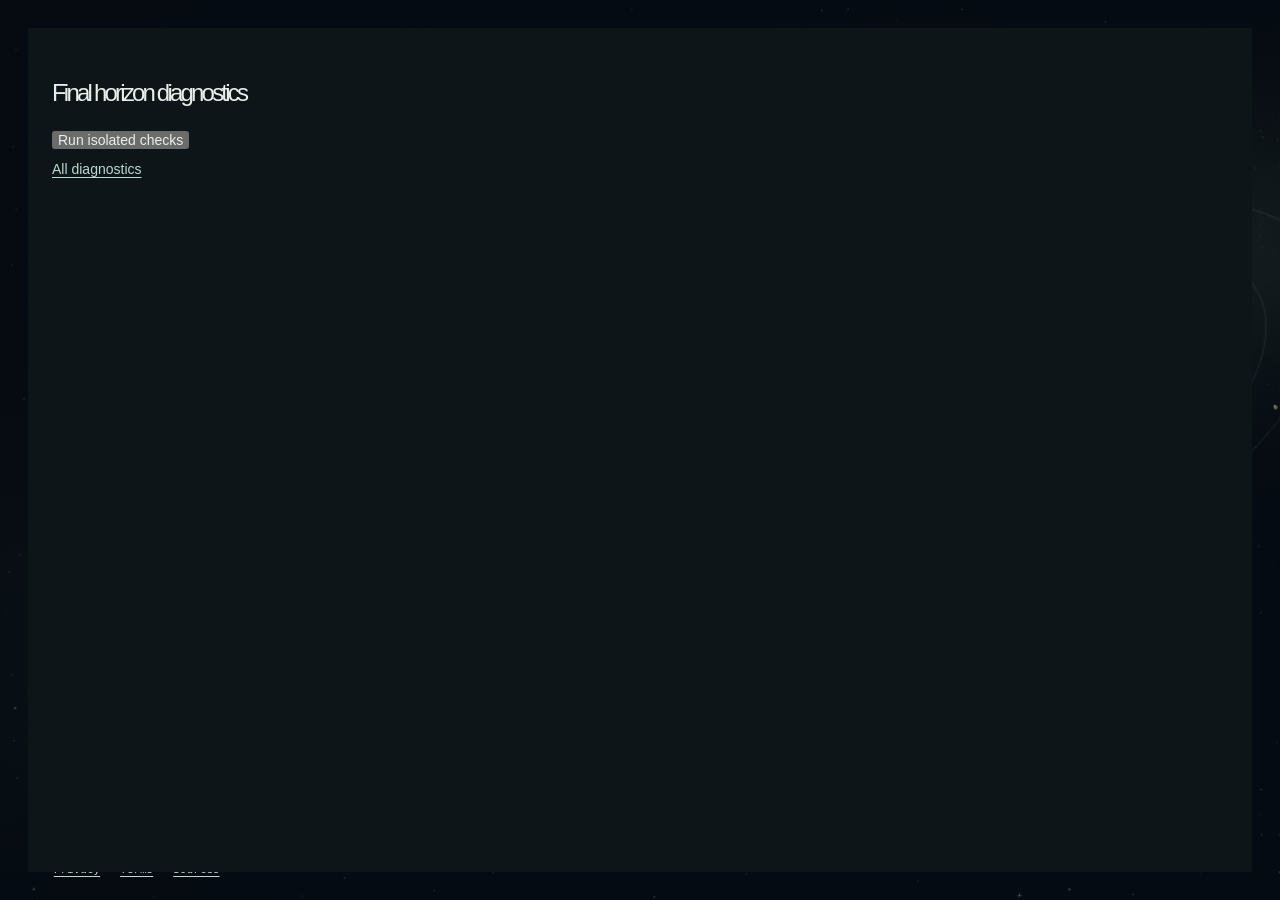
<file: tests/final-interstallar-tests.html>
<!doctype html>
<html lang="en">
<head>
  <meta charset="utf-8">
  <meta name="viewport" content="width=device-width,initial-scale=1">
  <meta name="robots" content="noindex, nofollow">
  <meta name="referrer" content="no-referrer">
  <meta name="theme-color" content="#070e15">
  <meta name="description" content="Grow an asteroid through gravitational capture, build a solar system, and feed a black hole in this offline single-player browser game.">
  <title>Final horizon diagnostics · ACCRETION 3.9</title>
  <link rel="icon" href="../favicon.svg" type="image/svg+xml">
  <link rel="icon" href="../favicon.ico" sizes="32x32">
  <link rel="stylesheet" href="../style.css"><link rel="stylesheet" href="../command.css">
</head>
<body>
  <canvas id="universe" aria-label="Space simulation. Use WASD or arrow keys to accelerate; Escape pauses."></canvas>
  <div class="grain" aria-hidden="true"></div>

  <main id="main-menu">
    <header class="menu-header"><div class="wordmark"><svg viewBox="0 0 40 40" aria-hidden="true"><circle cx="20" cy="20" r="7"/><ellipse cx="20" cy="20" rx="18" ry="10" transform="rotate(-35 20 20)"/></svg><span>ACCRETION</span></div><span class="eyebrow">OFFLINE FLIGHT · OPTIONAL MULTIPLAYER <i class="status-dot"></i></span></header>
    <div class="hero">
      <div class="eyebrow hero-kicker"><span class="hairline"></span> OFFLINE SPACE EVOLUTION</div>
      <h1>Grow an asteroid.<br>Build a <em>solar system.</em></h1>
      <p class="hero-copy">Use gravity to capture matter, compete with computer-controlled rivals, and evolve into a star or black hole. Play offline with keyboard and mouse. Your progress stays in this browser.</p>
      <div class="main-actions"><button id="continue-button" class="primary" data-action="continue" hidden>Continue saved game</button><button id="play-button" class="primary" data-action="play">Start new game</button><button class="secondary" data-action="modes">Game modes</button><button id="sandbox-launch" class="secondary" data-action="sandbox-start">Open sandbox</button></div>
      <button id="active-slot" class="slot-link" data-action="slots">SLOT 01 · CHANGE SAVE</button><nav class="menu-links" aria-label="Main menu"><button data-action="help">How to play</button><button data-action="settings">Settings</button><button data-action="advancements">Advancements</button><button data-action="archive">Archive</button><button data-action="lab">Life Lab</button><button data-action="cosmetics">Appearance</button><button data-action="legacy">Expeditions</button><button data-action="credits">Credits</button></nav>
      <div id="personal-record" class="personal-record"></div><div id="main-legacy-rank" class="main-legacy-rank"></div>
    </div>
    <footer class="menu-footer"><nav class="site-links" aria-label="Game information"><a href="../privacy.html" target="_blank" rel="noopener noreferrer">Privacy</a><a href="../terms.html" target="_blank" rel="noopener noreferrer">Terms</a><a href="../sources.html" target="_blank" rel="noopener noreferrer">Sources</a></nav><span>© 2026 Web Stars Studios · LOCAL SAVES <span class="version">V4.0.0</span></span></footer>
  </main>

  <div id="hud" hidden>
    <div class="flight-rail"><section class="mass-panel glass" id="hud-panel-mass" aria-label="Mass and evolution"><button class="panel-minimize" data-action="dock-panel:mass" title="Hide mass panel (1)" aria-label="Hide mass panel" aria-keyshortcuts="1">−</button>
      <div class="panel-eyebrow"><span><i class="status-dot"></i> <span id="hud-stage">TINY ASTEROID</span></span><span id="hud-class">CLASS 01</span></div>
      <div id="hud-mass" class="mass-number">1,000,000 kg</div>
      <div class="next-line"><span>NEXT <b id="hud-next">Growing asteroid</b></span><span id="hud-percent">0%</span></div>
      <div class="progress-track"><i id="adaptation-half" class="adaptation-half" aria-label="Halfway adaptation point"></i><div id="mass-progress"></div></div>
      <button id="industry-flight" class="industry-flight" data-action="engineering" hidden><span>ORBITAL ENGINEERING · K</span><b id="industry-flight-values"></b></button><p id="mass-inflow" class="mass-inflow" hidden></p><div class="goal-line"><span id="hud-goal">10 million tonnes</span><span id="hud-time">00:00</span></div>
    </section>
    <section id="command-bar" class="command-bar" aria-label="Aimed equipment" hidden><button data-action="aim:attack" id="aim-attack">X · Weapons</button><button data-action="aim:drones" id="aim-drones">Z · Aim drones</button><button data-action="aim:mining" id="aim-mining">I · Mining laser</button><button data-action="aim:flight" id="aim-flight">Flight</button><button data-action="chat">T · Signals</button><span id="command-status"></span></section><section id="scenario-hud" class="scenario-hud glass" hidden aria-live="polite"><strong id="scenario-title"></strong><span id="scenario-copy"></span><div class="progress-track"><i id="scenario-progress"></i></div></section><div id="taunt-layer" aria-live="polite"></div><p id="expedition-status" class="expedition-status" hidden></p><button id="collision-hud" class="collision-hud" data-action="collision-view" title="Open the optional two-hour encounter on the Galaxy map (G)" hidden><span id="collision-hud-title">GALACTIC ENCOUNTER</span><b id="collision-hud-clock">G · JOIN</b><i id="collision-hud-fill"></i></button><aside id="cosmic-hud" class="cosmic-hud glass" hidden><button class="panel-minimize" data-action="dock-panel:system" title="Hide system metrics (4)" aria-label="Hide system metrics" aria-keyshortcuts="4">−</button><div class="panel-eyebrow" id="cosmic-title">STAR SYSTEM</div><div id="cosmic-metrics"></div><div class="cosmic-actions"><button data-action="system">L · Manage system</button><button data-action="overview">Tab · Overview</button></div><p id="cosmic-note"></p><div id="cosmic-tip" class="cosmic-tip" role="status" hidden><b id="cosmic-tip-title"></b><p id="cosmic-tip-text"></p></div></aside><section id="flight-guide" class="flight-guide"><button class="panel-minimize" data-action="dock-panel:notes" title="Hide flight notes (6)" aria-label="Hide flight notes" aria-keyshortcuts="6">−</button><div class="eyebrow">FLIGHT NOTES <span id="guide-counter">01 / 04</span></div><div id="journey-goal" class="journey-goal" hidden><b id="journey-goal-title"></b><span id="journey-goal-progress"></span><div class="journey-track"><i id="journey-goal-fill"></i></div><p id="journey-goal-note"></p></div><p id="guide-text">Move gently through the nearby field.<br>Your gravity will bring smaller fragments into orbit.</p><div class="key-guide"><span><kbd>W A S D</kbd> thrust</span><span><kbd>SHIFT</kbd> brake</span><span><kbd>ESC</kbd> pause</span><span><kbd>H</kbd> hide HUD</span></div></section></div><div class="top-controls"><button class="life-button" data-action="lab" title="Life Lab (N)">N · LIFE LAB <span id="life-resources">0 H₂O · 0 DNA</span></button><button class="icon-button" id="mute-button" data-action="mute" title="Mute sound (M)" aria-label="Mute sound">On</button><button class="icon-button" data-action="pause" title="Pause (Escape)" aria-label="Pause">II</button></div>
    <aside class="leaderboard glass" id="hud-panel-rivals" aria-label="Leaderboard"><button class="panel-minimize" data-action="dock-panel:rivals" title="Hide leaderboard (2)" aria-label="Hide leaderboard" aria-keyshortcuts="2">−</button><div class="panel-eyebrow"><span>LOCAL RIVALS</span><span class="live-tag">COMPUTER CONTROLLED</span></div><ol id="leader-list"></ol><div class="rank-note"><span id="body-count">0 bodies in sector</span><span id="player-rank">#10</span></div></aside>
    <aside class="final-hud glass" id="hud-panel-final" hidden aria-label="Final horizon approach"><button class="panel-minimize" data-action="dock-panel:final" title="Hide final horizon (8)" aria-label="Hide final horizon" aria-keyshortcuts="8">−</button><div class="panel-eyebrow"><span>FINAL HORIZON</span><b id="final-zone">BEACON</b></div><div class="final-hud-row"><b id="final-distance">0 R</b><span id="final-bearing">0°</span></div><p id="final-approach"></p><p id="final-condition"></p><button data-action="final-course">Plot course</button></aside><div id="threat-banner" class="threat-banner" hidden><span class="threat-symbol">△</span><div><b id="threat-title">NEARBY ACCRETION</b><span id="threat-detail"></span></div></div>
    <aside class="telemetry glass" id="hud-panel-telemetry"><button class="panel-minimize" data-action="dock-panel:telemetry" title="Hide telemetry (5)" aria-label="Hide telemetry" aria-keyshortcuts="5">−</button><div class="telemetry-item"><span>VELOCITY</span><b id="hud-velocity">0.0 <small>u/s</small></b></div><div class="telemetry-item"><span>GRAVITY</span><b id="hud-gravity">1.00<small>×</small></b></div><div class="telemetry-item fps-item" title="Measured rendered frames per second. Averaged over half a second; suspended tabs are excluded."><span>FPS</span><b id="hud-fps">--</b></div><div class="telemetry-item integrity"><span>COHESION</span><b id="hud-hp">100<small>%</small></b><div class="tiny-track"><i id="hp-progress"></i></div></div></aside>
    
    <div class="abilities" id="hud-panel-abilities"><button class="panel-minimize" data-action="dock-panel:abilities" title="Hide abilities (7)" aria-label="Hide abilities" aria-keyshortcuts="7">−</button><button id="supernova-button" class="ability supernova-ability" data-action="supernova" hidden><span>SUPERNOVA<small>Choose a stellar ending</small></span></button><button id="upgrade-button" class="ability upgrade-ability" data-action="upgrades"><kbd>U</kbd><span>ADAPTATIONS <b id="upgrade-points">0</b></span></button><div class="ability" id="boost-ability"><kbd>SPACE</kbd><span id="boost-label">BURN · LOCKED</span><div class="ability-bar"><i id="boost-fill"></i></div></div><button class="ability" id="pulse-ability" data-action="pulse" hidden><kbd>E</kbd><span id="pulse-label">PULSE</span></button><button class="ability" id="surge-ability" data-action="surge" hidden><kbd>Q</kbd><span id="surge-label">SURGE</span></button></div>
    <aside class="scanner" id="hud-panel-radar"><button class="panel-minimize" data-action="dock-panel:radar" title="Hide radar (3)" aria-label="Hide radar" aria-keyshortcuts="3">−</button><div class="panel-eyebrow"><span>LOCAL SCAN</span><span id="scanner-range">1.4 ku</span></div><canvas id="minimap" width="176" height="176" aria-label="Nearby bodies radar: green is smaller, amber is similar, red is dangerous."></canvas><div class="scanner-key"><span><i class="safe-dot"></i> FOOD</span><span><i class="danger-dot"></i> THREAT</span></div></aside>
    <div class="scale-note" id="scale-note">SCALE 1× · SIMULATION UNITS</div>
  </div>

  <div id="toasts" class="toasts" role="status" aria-live="polite"></div>
  <div id="advancement-plaque" class="advancement-plaque" aria-hidden="true" hidden><span class="plaque-wing plaque-wing-left"></span><div id="advancement-plaque-icon" class="plaque-icon"></div><div class="plaque-copy"><span id="advancement-plaque-kind" class="plaque-kind"></span><strong id="advancement-plaque-title"></strong><p id="advancement-plaque-description"></p></div><span class="plaque-wing plaque-wing-right"></span><span class="plaque-shortcut">J · ADVANCEMENTS</span></div>
  <div id="advancement-announcer" class="screen-reader-only" role="status" aria-live="polite" aria-atomic="true"></div>
  <div id="evolution" class="evolution" hidden><span class="eyebrow">NEW MASS CLASS</span><div class="evolution-rule"></div><h2 id="evolution-name"></h2><p id="evolution-description"></p><span class="evolution-mass" id="evolution-mass"></span><span class="evolution-unlock">+1 ADAPTATION POINT</span></div>

<aside id="flight-dock" class="flight-dock" aria-label="Flight workspace dock, press F to open" aria-hidden="true" hidden inert>
<nav id="dock-content" class="dock-content" aria-label="Flight windows" hidden inert>
<details id="dock-instruments" class="dock-instruments"><summary class="dock-item" aria-label="Show instrument controls"><svg viewBox="0 0 48 48" aria-hidden="true" focusable="false" fill="none" stroke="currentColor" stroke-width="2" stroke-linecap="round" stroke-linejoin="round"><path d="M8 36a18 18 0 1 1 32 0M24 24l11-11M12 16l3 3m18 14 3 3M9 26h4m11-17v4"/><circle cx="24" cy="24" r="4"/></svg><span class="dock-label">Instruments · 1–8</span></summary><div class="dock-popover"><h3>Flight instruments</h3><button id="dock-panel-mass" data-action="dock-panel:mass" aria-pressed="true"><kbd>1</kbd><span>Mass</span><small id="dock-state-mass">Shown</small></button><button id="dock-panel-rivals" data-action="dock-panel:rivals" aria-pressed="true"><kbd>2</kbd><span>Rivals</span><small id="dock-state-rivals">Shown</small></button><button id="dock-panel-radar" data-action="dock-panel:radar" aria-pressed="true"><kbd>3</kbd><span>Radar</span><small id="dock-state-radar">Shown</small></button><button id="dock-panel-system" data-action="dock-panel:system" aria-pressed="true"><kbd>4</kbd><span>System metrics</span><small id="dock-state-system">Shown</small></button><button id="dock-panel-telemetry" data-action="dock-panel:telemetry" aria-pressed="true"><kbd>5</kbd><span>Telemetry</span><small id="dock-state-telemetry">Shown</small></button><button id="dock-panel-notes" data-action="dock-panel:notes" aria-pressed="true"><kbd>6</kbd><span>Flight notes</span><small id="dock-state-notes">Shown</small></button><button id="dock-panel-abilities" data-action="dock-panel:abilities" aria-pressed="true"><kbd>7</kbd><span>Abilities</span><small id="dock-state-abilities">Shown</small></button><button id="dock-panel-final" data-action="dock-panel:final" aria-pressed="true"><kbd>8</kbd><span>Final horizon</span><small id="dock-state-final">Shown</small></button><button class="dock-restore" data-action="dock-restore">Restore all instruments</button><p id="dock-quiet" class="dock-quiet">F closes · hides after 5 seconds idle</p></div></details><div class="dock-separator" aria-hidden="true"></div><button id="dock-window-lab" class="dock-item dock-lab" data-action="dock-window:lab" aria-label="Life Lab" aria-keyshortcuts="N"><svg viewBox="0 0 48 48" aria-hidden="true" focusable="false" fill="none" stroke="currentColor" stroke-width="2" stroke-linecap="round" stroke-linejoin="round"><path d="M14 5c26 12-8 24 20 38M34 5C6 18 42 30 14 43M17 10h14m-14 8h14m-13 8h12m-12 8h12"/></svg><span class="dock-label">Life Lab · N</span></button><button id="dock-window-system" class="dock-item dock-system" data-action="dock-window:system" aria-label="Solar system" aria-keyshortcuts="L"><svg viewBox="0 0 48 48" aria-hidden="true" focusable="false" fill="none" stroke="currentColor" stroke-width="2" stroke-linecap="round" stroke-linejoin="round"><circle cx="24" cy="24" r="5"/><ellipse cx="24" cy="24" rx="20" ry="13"/><circle cx="40" cy="17" r="3"/></svg><span class="dock-label">Solar system · L</span></button><button id="dock-window-galaxy" class="dock-item dock-galaxy" data-action="dock-window:galaxy" aria-label="Galaxy chart" aria-keyshortcuts="G"><svg viewBox="0 0 48 48" aria-hidden="true" focusable="false" fill="none" stroke="currentColor" stroke-width="2" stroke-linecap="round" stroke-linejoin="round"><path d="M8 29c-8-20 20-35 31-17 12 23-27 38-28 17-1-15 24-19 24-7 0 10-17 13-18 5-1-7 11-9 10-3"/></svg><span class="dock-label">Galaxy chart · G</span></button><button id="dock-window-upgrades" class="dock-item dock-upgrades" data-action="dock-window:upgrades" aria-label="Adaptations" aria-keyshortcuts="U"><svg viewBox="0 0 48 48" aria-hidden="true" focusable="false" fill="none" stroke="currentColor" stroke-width="2" stroke-linecap="round" stroke-linejoin="round"><path d="m24 6 13 18H11ZM24 24v17M14 33l10-9 10 9"/></svg><span class="dock-label">Adaptations · U</span></button><button id="dock-window-advancements" class="dock-item dock-advancements" data-action="advancements" aria-label="Advancements" aria-keyshortcuts="J"><svg viewBox="0 0 48 48" aria-hidden="true" focusable="false" fill="none" stroke="currentColor" stroke-width="2" stroke-linecap="round" stroke-linejoin="round"><path d="m24 6 6 11 12 2-9 9 2 14-11-6-11 6 2-14-9-9 12-2Z"/></svg><span class="dock-label">Advancements · J</span></button><button id="dock-window-cosmetics" class="dock-item dock-cosmetics" data-action="dock-window:cosmetics" aria-label="Appearance"><svg viewBox="0 0 48 48" aria-hidden="true" focusable="false" fill="none" stroke="currentColor" stroke-width="2" stroke-linecap="round" stroke-linejoin="round"><path d="M24 6C0 6 1 39 22 40c12 1 0-13 9-13 19 0 14-21-7-21Z"/><circle cx="13" cy="20" r="2"/><circle cx="22" cy="13" r="2"/><circle cx="32" cy="15" r="2"/></svg><span class="dock-label">Appearance</span></button><button id="dock-window-legacy" class="dock-item dock-legacy" data-action="dock-window:legacy" aria-label="Expeditions"><svg viewBox="0 0 48 48" aria-hidden="true" focusable="false" fill="none" stroke="currentColor" stroke-width="2" stroke-linecap="round" stroke-linejoin="round"><path d="M10 20a16 16 0 1 1 1 15M10 7v13h13M19 33l5-18 5 18"/></svg><span class="dock-label">Expeditions</span></button><button id="dock-window-replay" class="dock-item dock-replay" data-action="dock-window:replay" aria-label="Encounter replay" aria-keyshortcuts="V"><svg viewBox="0 0 48 48" aria-hidden="true" focusable="false" fill="none" stroke="currentColor" stroke-width="2" stroke-linecap="round" stroke-linejoin="round"><rect x="7" y="9" width="34" height="30" rx="3"/><path d="m21 18 11 7-11 7ZM13 9v30"/></svg><span class="dock-label">Encounter replay · V</span></button><button id="dock-window-photo" class="dock-item dock-photo" data-action="dock-window:photo" aria-label="Photo mode" aria-keyshortcuts="P"><svg viewBox="0 0 48 48" aria-hidden="true" focusable="false" fill="none" stroke="currentColor" stroke-width="2" stroke-linecap="round" stroke-linejoin="round"><path d="M6 15h9l4-6h10l4 6h9v25H6Z"/><circle cx="24" cy="26" r="9"/></svg><span class="dock-label">Photo mode · P</span></button><button id="dock-window-sandbox" class="dock-item dock-sandbox" data-action="dock-window:sandbox" aria-label="Sandbox" aria-keyshortcuts="B"><svg viewBox="0 0 48 48" aria-hidden="true" focusable="false" fill="none" stroke="currentColor" stroke-width="2" stroke-linecap="round" stroke-linejoin="round"><path d="M19 6v14L8 36c-3 6 35 6 32 0L29 20V6M15 6h18M13 29h22"/></svg><span class="dock-label">Sandbox · B</span></button><button id="dock-window-settings" class="dock-item dock-settings" data-action="dock-window:settings" aria-label="Settings"><svg viewBox="0 0 48 48" aria-hidden="true" focusable="false" fill="none" stroke="currentColor" stroke-width="2" stroke-linecap="round" stroke-linejoin="round"><path d="M8 12h32M8 24h32M8 36h32"/><circle cx="17" cy="12" r="4" fill="#203b39"/><circle cx="32" cy="24" r="4" fill="#203b39"/><circle cx="20" cy="36" r="4" fill="#203b39"/></svg><span class="dock-label">Settings</span></button><button id="dock-window-help" class="dock-item dock-help" data-action="dock-window:help" aria-label="Flight manual"><svg viewBox="0 0 48 48" aria-hidden="true" focusable="false" fill="none" stroke="currentColor" stroke-width="2" stroke-linecap="round" stroke-linejoin="round"><path d="M5 9c8-2 14 0 19 5 5-5 11-7 19-5v30c-8-2-14 0-19 4-5-4-11-6-19-4ZM24 14v29"/></svg><span class="dock-label">Flight manual</span></button><button id="dock-window-slots" class="dock-item dock-slots" data-action="dock-window:slots" aria-label="Save slots"><svg viewBox="0 0 48 48" aria-hidden="true" focusable="false" fill="none" stroke="currentColor" stroke-width="2" stroke-linecap="round" stroke-linejoin="round"><rect x="8" y="7" width="32" height="34" rx="3"/><path d="M15 7v12h18V7M15 41V29h18v12"/></svg><span class="dock-label">Save slots</span></button><button id="dock-window-archive" class="dock-item dock-archive" data-action="dock-window:archive" aria-label="Archive"><svg viewBox="0 0 48 48" aria-hidden="true" focusable="false" fill="none" stroke="currentColor" stroke-width="2" stroke-linecap="round" stroke-linejoin="round"><path d="M8 15h32v27H8ZM5 6h38v9H5ZM18 24h12"/></svg><span class="dock-label">Archive</span></button><div class="dock-separator" aria-hidden="true"></div><button id="dock-last" class="dock-item" data-action="dock-last" aria-label="Restore minimized window" hidden><svg viewBox="0 0 48 48" aria-hidden="true" focusable="false" fill="none" stroke="currentColor" stroke-width="2" stroke-linecap="round" stroke-linejoin="round"><path d="M10 20a16 16 0 1 1 1 15M10 7v13h13"/></svg><span class="dock-label">Restore <b id="dock-last-name"></b></span></button><button id="dock-handle" class="dock-item dock-close" data-action="dock-toggle" aria-label="Close dock (F)" aria-expanded="false" aria-controls="dock-content" aria-keyshortcuts="F"><svg viewBox="0 0 48 48" aria-hidden="true" focusable="false" fill="none" stroke="currentColor" stroke-width="2" stroke-linecap="round" stroke-linejoin="round"><path d="m12 12 24 24M36 12 12 36"/></svg><span class="dock-label">Close · F</span></button></nav></aside>
  <div id="overlay" class="overlay" hidden>
    <section class="dialog" role="dialog" aria-modal="true" aria-label="Game menu" tabindex="-1"><div class="window-bar"><span id="window-caption"></span><button id="window-minimize" data-action="window-minimize" aria-label="Minimize window and return to flight" aria-keyshortcuts="`" title="Minimize (`)">Minimize <kbd>`</kbd></button></div>
      <div id="panel-finale" class="panel" hidden><div class="eyebrow">THE JOURNEY CONTINUES</div><h2>The Final Interstallar</h2><p class="panel-intro">Your horizon has joined the distant signal. Light traces a single boundary now. Beyond it, there is still space to cross.</p><div class="finale-record"><span>MASS AFTER MERGER</span><b id="finale-mass"></b><p id="finale-points"></p></div><div class="over-actions"><button class="primary" data-action="final-continue">Continue flight</button><button data-action="final-save-menu">Save &amp; return to menu</button><button data-action="final-frame">Photo mode</button></div><p class="subtle">The merger and its mass are saved once. Continue gathering, explore, or begin another expedition from the existing menu.</p></div><div id="panel-slots" class="panel" hidden><div class="eyebrow">LOCAL SAVE STORAGE</div><h2>Save slots</h2><p class="panel-intro">Each slot has its own universe, companions, resources and records. Switching saves your current journey first.</p><div id="slot-list" class="slot-list"></div><button id="slot-cadence" class="secondary cadence-toggle" data-action="slot-cadence" aria-pressed="true">ON · Autosave every 3 evolutions</button><p class="subtle">On: checkpoint after three new astronomical classes. Off: checkpoint every 15 seconds. Pets, resources and the universe save together. Closing between checkpoints restores the last saved state. Save now or Save &amp; return to main menu keeps everything immediately.</p><p id="slot-status" role="status"></p><div class="over-actions"><button id="slot-save-now" class="secondary" data-action="save-now">Save now</button><button class="primary compact" data-action="back">Done</button></div></div><div id="panel-galaxy" class="panel" hidden><div class="eyebrow">PERSISTENT EXPEDITION CHART</div><h2>Galaxy map</h2><p class="panel-intro">Charted sectors remember visits and extracted matter. Dim sectors show estimated density. Rival markers record their last observed position, not live tracking. Coordinates use scale-relative travel.</p><canvas id="galaxy-canvas" width="640" height="400" aria-label="Galaxy sectors and course selection"></canvas><p id="galaxy-readout" role="status"></p><div class="exp-controls"><button data-action="map:north">North</button><button data-action="map:south">South</button><button data-action="map:west">West</button><button data-action="map:east">East</button><button data-action="map:in">Zoom in</button><button data-action="map:out">Zoom out</button><button data-action="map:focus">Center on you</button><button data-action="map:clear">Clear course</button></div><button id="final-map-course" data-action="final-course" hidden>Plot final horizon course</button><div id="galaxy-rivals" class="galaxy-rivals"></div><section id="galaxy-collision" class="galaxy-collision"><header><div><small>OPTIONAL GALACTIC ENCOUNTER</small><h3 id="collision-title">Two galaxies, one encounter</h3></div><b id="collision-state">OPTIONAL · STAR SCALE</b></header><canvas id="collision-diagram" width="640" height="260" aria-label="Procedural positions and tidal tails of the galactic encounter"></canvas><div class="collision-timing"><span>ACTIVE FLIGHT REMAINING</span><b id="collision-clock">02:00:00</b></div><div class="progress-track" id="collision-progress"><i id="collision-fill"></i></div><div id="collision-phases" class="collision-phases"></div><p id="collision-description"></p><p id="collision-ledger" class="subtle"></p><div class="exp-controls"><button id="collision-start" class="primary" data-action="collision-start">Join encounter</button><button id="collision-course" class="secondary" data-action="collision-course" hidden>Plot bridge course</button></div></section><button class="primary compact" data-action="back">Back</button></div>
<div id="panel-sandbox" class="panel" hidden><div class="eyebrow">ISOLATED EXPERIMENTAL SAVE</div><h2>Sandbox</h2><p class="panel-intro">All original and selected-path classes, scaled mass editing, test bodies and resources affect only this sandbox. Journey saves, achievements and records stay separate. Experimental planets are released on physical trajectories and can escape or collide.</p><section id="final-sandbox-tools"><h3>Final horizon approach</h3><p class="subtle">Choose The Interstallar above for a merger test. These buttons position the persistent landmark in this sandbox only.</p><div class="exp-controls"><button data-action="final-place:beacon">Beacon</button><button data-action="final-place:lens">Lens field</button><button data-action="final-place:disk">Disk edge</button><button data-action="final-place:photon">Photon region</button><button data-action="final-near">Steady merger test</button></div></section><section class="sandbox-mass-tools"><h3>Change your mass</h3><p id="sandbox-mass-unit" class="subtle"></p><div class="exp-controls"><label>Amount <input id="sandbox-mass-amount" type="number" min="0.000001" step="any" value="1"></label><label>Scale <select id="sandbox-mass-scale"><option value="1">×1</option><option value="10">×10</option><option value="100">×100</option><option value="1000">×1000</option><option value="1000000">×1 million</option></select></label><button data-action="sandbox-add-mass">Add mass</button><button data-action="sandbox-remove-mass">Remove mass</button><button data-action="sandbox-industry">Test engineering resources</button></div><p class="subtle">Amount uses the same unit as the current flight mass readout. Removing mass cannot go below the initial asteroid. The selected journey stays selected.</p></section><section class="sandbox-command"><h3>Resources</h3><p id="sandbox-balances" class="subtle"></p><div class="exp-controls"><label>Resource<select id="sandbox-currency"><option value="raw">Raw Material</option><option value="research">Research Points</option><option value="points">Adaptation points</option><option value="water">Water</option><option value="dna">DNA</option></select></label><label>Amount<input id="sandbox-resource-amount" type="number" min="1" max="1000000" step="1" value="100"></label><button data-action="sandbox-resource:add">Add</button><button data-action="sandbox-resource:remove">Remove</button><button data-action="sandbox-unlock-engineering">Unlock all equipment</button></div><h3>Simulation</h3><div class="sandbox-options"><label>Gravity <input id="sandbox-gravity" type="range" min="0" max="2" step=".1" value="1"></label><label>Time speed <input id="sandbox-speed" type="range" min="0.1" max="2" step=".1" value="1"></label><label>Population density <input id="sandbox-density" type="range" min="0.25" max="1.5" step=".25" value="1"></label><label>Spawn new fields <input id="sandbox-spawning" type="checkbox" checked></label><label>Rival AI <input id="sandbox-rivals" type="checkbox" checked></label><label>Player damage <input id="sandbox-damage" type="checkbox" checked></label><label>Body collisions <input id="sandbox-collisions" type="checkbox" checked></label></div><h3>Place real bodies and structures</h3><div class="exp-controls"><label>Type<select id="sandbox-spawn-type"><option value="planet">Planet</option><option value="moon">Moon</option><option value="gas">Gas giant</option><option value="star">Star</option><option value="blackhole">Black hole</option><option value="system">Solar system</option><option value="galaxy">Galaxy</option><option value="belt">Asteroid belt</option><option value="nebula">Nebula</option></select></label><label>Count<input id="sandbox-spawn-count" type="number" min="1" max="8" value="1"></label><label>Mass / your mass<input id="sandbox-spawn-mass" type="number" min="0.000001" max="10" step="0.01" value="0.1"></label><label>Distance (scale units)<input id="sandbox-spawn-distance" type="number" min="100" max="2000" value="550"></label><label>Orbit speed<input id="sandbox-spawn-speed" type="number" min="0" max="2" step=".1" value="1"></label><button data-action="sandbox-place">Place structure</button><button data-action="sandbox-clear">Clear unbound ambient bodies</button></div><p class="subtle">Speed 1 is approximately circular. Above 1.42 usually escapes. The physical body budget still applies. AP is capped at 100, other resource limits remain in force.</p></section><div id="sandbox-route-classes" class="sandbox-routes"></div><div id="sandbox-classes" class="exp-choice-grid"></div><div class="exp-controls"><button data-action="sandbox-body:planet">Release planet</button><button data-action="sandbox-body:moon">Planet and moon</button><button data-action="sandbox-body:resonance">Release 2:1 pair</button><button data-action="sandbox-cloud">Dust cloud</button><button data-action="sandbox-flare">Forecast flare</button><button data-action="sandbox-magnetar">Magnetar encounter</button><button data-action="sandbox-pets">Unlock test companions</button></div><button class="primary compact" data-action="back">Back</button></div>
<div id="panel-replay" class="panel" hidden><div class="eyebrow">ENCOUNTER RECORDER</div><h2 id="replay-title">Encounter replay</h2><p id="replay-description" class="panel-intro"></p><canvas id="replay-canvas" width="640" height="400" aria-label="Recorded encounter playback"></canvas><label for="replay-seek">Replay timeline</label><input id="replay-seek" type="range" min="0" max="1" step="0.001" value="0"><div class="exp-controls"><button id="replay-play" data-action="replay-play">Play / pause</button><button id="replay-speed" data-action="replay-speed">1×</button><button data-action="back">Back</button></div></div>
<div id="panel-photo" class="panel" hidden><div class="eyebrow">FROZEN CAMERA</div><h2>Photo mode</h2><p class="subtle">Simulation paused. Pan and frame the current scene. PNG export excludes the interface.</p><div class="exp-controls"><button data-action="photo:left">Left</button><button data-action="photo:right">Right</button><button data-action="photo:up">Up</button><button data-action="photo:down">Down</button><button data-action="photo:in">Zoom in</button><button data-action="photo:out">Zoom out</button><button data-action="photo:focus">Focus selection</button><button id="photo-paths" data-action="photo:paths" aria-pressed="false">Orbit paths</button><button id="photo-labels" data-action="photo:labels" aria-pressed="false">Labels</button></div><div class="exp-controls" aria-label="Photo export resolution"><button id="photo-scale-one" data-action="photo-scale:1" aria-pressed="true">1× export</button><button id="photo-scale-two" data-action="photo-scale:2" aria-pressed="false">2× export · max 3840 px</button><button id="photo-final-focus" data-action="final-frame" hidden>Focus final horizon</button></div><label for="photo-exposure">Export exposure</label><input id="photo-exposure" type="range" min="-1" max="1" step="0.05" value="0"><div class="exp-controls"><button class="primary compact" data-action="photo:export">Export PNG</button><button data-action="photo:close">Return</button></div></div>

<div id="panel-modes" class="panel" hidden><div class="eyebrow">CHOOSE YOUR FLIGHT</div><h2>Game modes</h2><p class="panel-intro">Journey slots, Sandbox, Boss gauntlet and Salvage expedition have separate progress. Multiplayer is a live arena and does not write journey records.</p><div id="mode-list" class="mode-list"></div><button class="secondary compact" data-action="back">Back</button></div>
<div id="panel-network" class="panel" hidden><div class="eyebrow">OPTIONAL ONLINE PLAY</div><h2>Multiplayer arena</h2><p class="panel-intro">Join a private room on your own backend. Everyone shares the same asteroids, gravity, growth and combat. Up to eight players. The server controls mass, hits and purchases. Rooms reset when empty.</p><div class="network-fields"><label>Server address<input id="network-url" type="url" value="ws://localhost:8765" autocomplete="off" spellcheck="false"></label><label>Room code<input id="network-room" value="ORBIT" maxlength="24" autocomplete="off" spellcheck="false"></label><label>Pilot name<input id="network-name" value="Pilot" maxlength="24" autocomplete="off"></label><label>Server access key, if configured<input id="network-key" type="password" maxlength="128" autocomplete="off"></label></div><p id="network-status" role="status">Not connected.</p><div class="exp-controls"><button class="primary compact" data-action="network-connect">Connect</button><button class="secondary compact" data-action="network-disconnect">Disconnect</button><a href="../MULTIPLAYER.html" target="_blank" rel="noopener noreferrer">Backend setup and scope</a></div><p class="subtle">Live matches keep running while a menu is open. Text and any media you send are shared with the room. Shared media is hidden unless enabled in Settings. Offline play never contacts a server.</p><button class="secondary compact" data-action="back">Back</button></div>
<div id="panel-chat" class="panel" hidden><div class="eyebrow">LOCAL SIGNALS / ROOM CHAT</div><h2>Quick signals</h2><div id="quick-signals" class="mode-list"></div><label class="signal-message">Custom message<input id="signal-text" maxlength="96" autocomplete="off"></label><div class="exp-controls"><button data-action="send-message">Send signal</button><button data-action="taunt-editor">Edit taunts</button><button data-action="resume">Return</button></div><p class="subtle">T opens signals. Y sends your first saved taunt. Signals last five seconds, with a three-second cooldown. Nearby rivals answer during offline play.</p></div>
<div id="panel-taunts" class="panel" hidden><div class="eyebrow">YOUR FLIGHT SIGNALS</div><h2>Custom taunts</h2><p class="panel-intro">Choose text, a local image or GIF, or both. Four saved signals. No remote image URLs. Maximum 96 KB per image.</p><div class="exp-controls"><label>Signal <select id="taunt-slot"><option value="0">1</option><option value="1">2</option><option value="2">3</option><option value="3">4</option></select></label><label>Shape <select id="taunt-shape"><option value="speech">Speech frame</option><option value="angular">Angular panel</option><option value="banner">Banner</option><option value="circle">Round badge</option></select></label></div><label class="signal-message">Message<input id="taunt-text" maxlength="96" autocomplete="off"></label><label class="signal-upload">Image or animated GIF<input id="taunt-file" type="file" accept="image/png,image/jpeg,image/gif,image/webp"></label><div id="taunt-preview" class="taunt-preview"></div><p id="taunt-upload-status" role="status"></p><div class="exp-controls"><button data-action="taunt-save">Save signal</button><button data-action="taunt-remove-media">Remove media</button><button data-action="back">Back</button></div></div>
<div id="panel-system" class="panel" hidden><div class="eyebrow">ORBITAL OBSERVATORY</div><h2>Solar system</h2><p class="panel-intro">Inspect captured bodies, orbit stability and collision risks.</p><div id="system-summary"></div><div class="system-tabs" role="group" aria-label="Observatory view"><button id="system-tab-worlds" data-action="system-tab:worlds" aria-pressed="true">Orbits and worlds</button><button id="system-tab-matter" data-action="system-tab:matter" aria-pressed="false">Matter flow</button><button id="system-tab-blueprints" data-action="system-tab:blueprints" aria-pressed="false">Blueprints</button></div><figure class="system-diagram"><canvas id="system-diagram" width="680" height="250" aria-label="Current system positions and orbital paths"></canvas><figcaption id="system-diagram-caption">Select a body on the diagram or in the list.</figcaption></figure><div id="system-matter" class="system-matter" hidden></div><div id="system-blueprints" class="system-blueprints" hidden></div><div id="system-worlds" class="system-layout"><div id="system-list"></div><div id="system-inspect"></div></div><button class="primary compact" data-action="resume">Return to flight</button></div><div id="panel-pause" class="panel" hidden><div class="eyebrow">MOMENTUM SUSPENDED</div><h2>Game paused</h2><p class="panel-intro">Your universe is paused. Take your time.</p><div class="pause-actions"><button class="primary" data-action="resume">Resume journey </button><button class="secondary" data-action="upgrades">Adaptations · U</button><button class="secondary" data-action="engineering">Engineering trees · K</button><button class="secondary" data-action="modes">Game modes</button><button class="secondary" data-action="taunt-editor">Signals and taunts</button><button class="secondary" data-action="lab">Life Lab · Companions</button><button class="secondary" data-action="settings">Settings</button><button class="secondary" data-action="advancements">Advancements · J</button><button class="secondary" data-action="help">Flight manual</button><button class="secondary" data-action="cosmetics">Appearance</button><button class="secondary" data-action="legacy">Expeditions</button><button class="secondary" data-action="slots">Save slots</button><button class="secondary" data-action="save-now">Save now</button><button class="secondary" data-action="galaxy">Galaxy map · G</button><button class="secondary" data-action="replay">Encounter replay · V</button><button class="secondary" data-action="photo">Photo mode · P</button><button class="secondary" data-action="sandbox" id="sandbox-tools-button">Sandbox experiments · B</button><button id="pause-supernova" class="secondary supernova-ability" data-action="supernova" hidden>Choose evolution path</button><button class="secondary" data-action="restart">Restart journey</button><button class="text-button" data-action="main">Save & return to main menu</button></div><p class="subtle" id="save-note">Your journey is saved automatically on this browser.</p></div>
      <div id="panel-lab" class="panel" hidden><div class="eyebrow">THE LIFE LAB · 50 DISCOVERIES</div><h2>Companion collection</h2><p class="panel-intro">Collide with blue-marked icy asteroids to collect water. Mint-marked rocks contain scarce DNA: one sample per discovery. Use 500 water and 100 DNA in the discovery wheel to place a companion egg in incubation. Then fly while it develops.</p><div id="lab-tabs" class="lab-tabs" role="tablist"></div><p id="lab-hint" class="lab-hint" hidden></p><section class="pet-showcase"><canvas id="pet-preview" width="640" height="260" aria-label="Animated companion preview"></canvas><div class="pet-showcase-info"><span class="eyebrow" id="pet-preview-rarity"></span><h3 id="pet-preview-name"></h3><p id="pet-preview-description"></p><div id="pet-size-controls" class="pet-size-controls"></div></div></section><section class="discovery-panel" data-lab-tab="discover"><div class="wheel-wrap"><div class="wheel-pointer" aria-hidden="true"></div><div id="discovery-wheel" aria-hidden="true"><span>DNA</span></div></div><div class="wheel-info"><h3>Discovery wheel</h3><p>Common 59% · Rare 35% · Epic 5% · Legendary 1%</p><p class="subtle">Common includes the 14 existing Uncommon companions. Each spin selects an undiscovered pet in its sector. Completed sectors cost nothing. No purchases or cash value.</p><button id="wheel-spin" class="secondary" data-action="life:spin">Spin · 500 water + 100 DNA</button><p id="wheel-result" role="status"></p></div></section><section id="pet-evolution" class="pet-evolution" data-lab-tab="equipped"></section><div id="lab-resources" class="lab-resources"></div><div id="lab-equipped" class="lab-equipped" data-lab-tab="equipped"></div><section id="pet-rename" class="pet-rename" data-lab-tab="equipped" hidden><label for="pet-nickname">Companion nickname <small id="pet-rename-species"></small></label><div class="pet-rename-controls"><input id="pet-nickname" type="text" maxlength="24" autocomplete="off" spellcheck="false" aria-describedby="pet-name-help"><button data-action="life:rename">Save name</button><button data-action="life:reset-name">Reset</button></div><p id="pet-name-help" class="subtle">Up to 24 characters. Press Enter to save. Leave blank to use the original name.</p></section><div id="lab-eggs" class="lab-eggs" data-lab-tab="incubator"></div><div id="lab-filters" class="lab-filters" data-lab-tab="collection"></div><div id="lab-pets" class="lab-pets" data-lab-tab="collection"></div><p class="subtle">Wheel odds are shown above; a full incubator blocks further spins. Only the equipped pet grants its listed thrust, gravity and collision-defense bonuses. All companions also extend life-signal detection. Collection and eggs carry across journeys within the selected save slot. These imagined organisms are science fiction.</p><button class="primary compact" data-action="back">Back</button></div><div id="panel-settings" class="panel" hidden><div class="eyebrow">FLIGHT CONFIGURATION</div><h2>Game settings</h2><div class="settings-list"><h3 class="settings-group">Interface</h3><label class="setting-row"><span>Interface theme<span class="setting-help">One palette for flight instruments, all menus, the dock, diagrams and miniature advancement frames. Earned palettes carry across your save slots.</span></span><select id="setting-theme"></select></label><div class="theme-sample"><small>PALETTE PREVIEW</small><strong id="theme-title"></strong><span id="theme-description"></span><div class="theme-swatches" aria-hidden="true"><i></i><i></i><i></i><i></i></div></div><h3 class="settings-group">Sound</h3>
        <label class="setting-row"><span>Master volume<span class="setting-help">Overall level for every sound the game synthesises.</span></span><input id="setting-volume" type="range" min="0" max="1" step="0.01"></label>
        <label class="setting-row"><span>Ambient synth<span class="setting-help">A subtle, optional flight soundscape.</span></span><input id="setting-ambient" type="range" min="0" max="1" step="0.01"></label>
        <label class="setting-row"><span>Mute all audio<span class="setting-help">Silences music, ambience and every one-shot cue.</span></span><input id="setting-mute" type="checkbox"></label>
        <h3 class="settings-group">Black-hole light</h3><label class="setting-row"><span>Horizon beacon<span class="setting-help">Show the gold bearing marker and radar beacon.</span></span><input id="setting-finalBeacon" type="checkbox"></label><label class="setting-row"><span>Gentle light changes<span class="setting-help">Limit feeding brightness and merger swells. Reduced Motion also freezes decorative rotation.</span></span><input id="setting-finalFlashSafe" type="checkbox"></label><p id="final-render-status" class="subtle" role="status"></p><h3 class="settings-group">Rendering and flight</h3><label class="setting-row"><span>Companion size<span class="setting-help">Visual size only; companion bonuses stay the same.</span></span><select id="setting-petSize"><option value="small">Small</option><option value="medium">Medium</option><option value="large">Large</option></select></label>
        <label class="setting-row"><span>Camera shake<span class="setting-help">Impacts and evolutions nudge the viewport.</span></span><input id="setting-shake" type="checkbox"></label>
        <label class="setting-row"><span>Orbital trails<span class="setting-help">Draws the recent path behind moving bodies.</span></span><input id="setting-trails" type="checkbox"></label>
        <label class="setting-row"><span>Trajectory prediction<span class="setting-help">Forecasts your unpowered path, and enables the O orbit overlay.</span></span><input id="setting-prediction" type="checkbox"></label>
        <label class="setting-row"><span>Companion name label<span class="setting-help">Shows the equipped companion's name beneath it during flight.</span></span><input id="setting-companionLabel" type="checkbox"></label>
        <label class="setting-row"><span>Mouse steering<span class="setting-help">Hold the left mouse button to thrust toward it.</span></span><input id="setting-mouse" type="checkbox"></label>
        <label class="setting-row"><span>Reduced motion<span class="setting-help">Disables camera shake, evolution zoom bursts, hatch sequences and plaque reveals. Holds Interstallar and remnant rings still. System reduced-motion settings also keep the dock, hatching and plaques still.</span></span><input id="setting-reducedMotion" type="checkbox"></label>
        <h3 class="settings-group">Milestones</h3><label class="setting-row"><span>Advancement plaques<span class="setting-help">Framed notifications and their chimes when you earn a milestone. Progress still records when disabled.</span></span><input id="setting-achievementNotices" type="checkbox"></label>
        <label class="setting-row"><span>Plaque position<span class="setting-help">Top sits below warnings; bottom sits above flight telemetry. Notifications wait through menus, photo mode and evolution.</span></span><select id="setting-achievementPosition"><option value="top">Top</option><option value="bottom">Bottom</option></select></label>
        <label class="setting-row"><span>Next journey difficulty<span class="setting-help">Applies to new journeys. Relaxed: 35% less damage. Hardcore: 50% maximum cohesion, scarce worlds and increasingly rare bodies near your class. Rare caches carry extra DNA, water and 50–150 Raw Material.</span></span><select id="setting-difficulty"><option value="standard">Standard</option><option value="relaxed">Relaxed</option><option value="hardcore">Hardcore</option></select></label>
<h3 class="settings-group">Animations</h3><p class="subtle">These switches freeze decorative motion only. Orbit physics, gas consumption and gameplay keep running. Reduced Motion overrides all of them.</p><label class="setting-row"><span>Planet rotation<span class="setting-help">Spin terrain, gas bands and stellar surfaces.</span></span><input id="setting-animPlanets" type="checkbox"></label><label class="setting-row"><span>Cloud motion<span class="setting-help">Drifting cloud decks and surface storms.</span></span><input id="setting-animClouds" type="checkbox"></label><label class="setting-row"><span>Black-hole motion<span class="setting-help">Disk streams, photon paths and compact-object surface waves.</span></span><input id="setting-animHorizon" type="checkbox"></label><label class="setting-row"><span>Nebula detail motion<span class="setting-help">Subtle internal texture motion in gas clouds.</span></span><input id="setting-animNebula" type="checkbox"></label><label class="setting-row"><span>Station and hardware motion<span class="setting-help">Antenna rotation, habitation rings and decorative machinery.</span></span><input id="setting-animHardware" type="checkbox"></label><label class="setting-row"><span>Companion motion<span class="setting-help">Decorative companion movement.</span></span><input id="setting-animCompanions" type="checkbox"></label><label class="setting-row"><span>Evolution cinematics<span class="setting-help">Cinematic camera transitions and milestone slow motion.</span></span><input id="setting-animEvents" type="checkbox"></label><label class="setting-row"><span>Animated taunt media<span class="setting-help">Allow GIFs in signal bubbles. Disable to display text only.</span></span><input id="setting-animTaunts" type="checkbox"></label><h3 class="settings-group">Signals</h3><label class="setting-row"><span>Show signals<span class="setting-help">Display nearby quick messages and taunts.</span></span><input id="setting-showTaunts" type="checkbox"></label><label class="setting-row"><span>Show multiplayer media<span class="setting-help">Allow local images or GIFs sent by other players in your room.</span></span><input id="setting-sharedMedia" type="checkbox"></label><h3 class="settings-group">Performance and resolution</h3><p class="subtle">For a Chromebook, try Eco CPU, shaders Off, Low gas, Low textures and 720p or 540p. Resolution affects the game canvas; menus stay sharp.</p><label class="setting-row"><span>CPU budget<span class="setting-help">Limits ambient body, nebula and detail budgets. Important planets and rivals keep their physics.</span></span><select id="setting-cpuBudget"><option value="eco">Eco</option><option value="balanced">Balanced</option><option value="full">Full</option></select></label><label class="setting-row"><span>Shader and light budget<span class="setting-help">Off uses Canvas only and skips lens distortion and expensive final-horizon rays.</span></span><select id="setting-shaderMode"><option value="off">Off / Canvas</option><option value="balanced">Balanced</option><option value="high">High</option></select></label><label class="setting-row"><span>Planet textures<span class="setting-help">Cached surface maps and spherical projection detail.</span></span><select id="setting-textureDetail"><option value="low">Low</option><option value="medium">Medium</option><option value="high">High</option></select></label><label class="setting-row"><span>Nebula detail<span class="setting-help">Hide visual clouds, or reduce their layered texture cost. Gas remains physical.</span></span><select id="setting-gasDetail"><option value="off">Hidden</option><option value="low">Low</option><option value="high">High</option></select></label><label class="setting-row"><span>Visual quality<span class="setting-help">Performance lowers render resolution and decorative layers.</span></span><select id="setting-quality"><option value="high">High</option><option value="low">Performance</option></select></label><label class="setting-row"><span>Adaptive visual detail<span class="setting-help">Reduce decorative samples when frame rate falls.</span></span><input id="setting-adaptive" type="checkbox"></label><label class="setting-row"><span>Final horizon quality<span class="setting-help">Stage disks use live Canvas geometry with adaptive detail. The separate final landmark can use local WebGL at High and cached null rays at Medium; Low reduces both effects.</span></span><select id="setting-finalQuality"><option value="auto">Auto</option><option value="high">High</option><option value="medium">Medium</option><option value="low">Low</option></select></label><label class="setting-row"><span>Gravitational lensing<span class="setting-help">Bend stars and nebulae near visible horizons. Gameplay gravity stays the same.</span></span><input id="setting-finalLensing" type="checkbox"></label><label class="setting-row"><span>Physical disk beaming<span class="setting-help">Optional orbital Doppler brightness asymmetry. Stage designs use original animated geometry; beaming adds directional brightness to captured matter.</span></span><input id="setting-finalPhysical" type="checkbox"></label><label class="setting-row"><span>Frame limit<span class="setting-help">30–240 FPS in steps of 5. The final slider position is Unlimited. Lower caps reduce CPU work; physics retains its fixed step.</span></span><span class="fps-slider"><output id="fps-cap-value" for="setting-frameLimit">60 FPS</output><input id="setting-frameLimit" type="range" min="30" max="245" step="5" value="60" aria-label="FPS cap: 30 to 240, then Unlimited" list="fps-stops"><datalist id="fps-stops"><option value="30" label="30"></option><option value="60" label="60"></option><option value="120" label="120"></option><option value="240" label="240"></option><option value="245" label="Unlimited"></option></datalist></span></label><label class="setting-row"><span>Internal resolution<span class="setting-help">Target vertical pixels, preserving the window aspect ratio. Auto follows adaptive detail; Native uses device pixels up to 2×.</span></span><select id="setting-resolution"><option value="auto">Auto</option><option value="native">Native</option><option value="2160">2160p</option><option value="1440">1440p</option><option value="1080">1080p</option><option value="900">900p</option><option value="720">720p</option><option value="540">540p</option><option value="360">360p</option></select></label>      </div><button class="primary compact" data-action="back">Done </button></div>
      <div id="panel-help" class="panel" hidden><div class="eyebrow">THE FLIGHT MANUAL</div><h2>Flight manual</h2><div class="help-grid">
        <article><span class="step-number">01</span><h3>Drift with intention.</h3><p>WASD or arrows apply thrust. Release to coast. Hold Shift to brake. Momentum matters: move slowly through a field to let gravity work.</p></article>
        <article><span class="step-number">02</span><h3>Catch an orbit.</h3><p>Smaller objects curve toward you. Early captures spiral inward. At star scale, suitable trajectories can settle into stable orbits. Absorb bodies below about 63% of your simulation mass; similar bodies bounce and fragment.</p></article>
        <article><span class="step-number">03</span><h3>Read the danger.</h3><p>Red markers indicate larger bodies. Build sideways velocity for a slingshot, then thrust outward. Large impacts damage cohesion; it regenerates after six quiet seconds. Hardcore caps cohesion at 50% and makes worlds scarcer as you grow. Rare cache-marked bodies carry extra DNA, water and Raw Material; collect them through contact or inner absorption.</p></article>
        <article><span class="step-number">04</span><h3>Adapt and evolve.</h3><p>Each major evolution grants one point. Press U for three stackable choices. Unlock Space for escape burns, E for a gravity pulse, and Q for amplified gravity.</p></article>
      </div><details class="manual-chapter"><summary>Solar systems and matter</summary><p>At star scale, coast to preserve planets. Hold O for orbital paths. Tab toggles a wide system view; click a planet to select it. L opens the observatory. C collapses the selected orbit over time. Gas disks condense into planetesimals. Black holes collect matter in a disk before gradually accreting it. Seek nebulae and dense galactic arms.</p></details><details class="manual-chapter"><summary>Life signals and incubation</summary><p>Look for H₂O and DNA markers on icy asteroids. Physical contact collects the marked resources once. Tidal breakup preserves them in the stream; collect them when it reaches your inner accretion region. A passing or escaping stream awards nothing. Press N for Life Lab. Use the discovery wheel to obtain an egg, spend 20–180 seconds in flight, then return to hatch it. Equip one of 50 companions to extend life-signal detection. Your collection survives new journeys. Equip a companion to give it a saved nickname in the Life Lab. Press H during flight to hide or restore the HUD and notifications; Escape still opens the pause menu.</p></details><details class="manual-chapter"><summary>Save slots and companion bonuses</summary><p>Equipped companions grant rarity-based thrust, gravity and collision protection, listed in the Life Lab. Choose one of three save slots from the main or pause menu. Its toggle enables checkpoints every three evolutions; turn it off for regular timed autosaves. Save now also keeps all progress. Companion size is adjustable in Settings or the Life Lab.</p></details><div class="manual-controls"><span><kbd>J</kbd> advancements</span><span><kbd>H</kbd> hide / restore HUD</span><span><kbd>N</kbd> Life Lab / companions</span><span><kbd>WASD / ↑↓←→</kbd> accelerate</span><span><kbd>SHIFT</kbd> brake</span><span><kbd>SPACE</kbd> burn, when unlocked</span><span><kbd>E / Q</kbd> special abilities</span><span><kbd>U</kbd> adaptations</span><span><kbd>M</kbd> mute</span><span><kbd>WHEEL</kbd> zoom</span><span><kbd>R</kbd> recenter / reset zoom</span><span><kbd>ESC</kbd> pause / back</span></div><details class="manual-chapter"><summary>Charts, replay and photo mode</summary><p>Press G to chart visited sectors and plot a course; V opens the latest recorded encounter. P pauses the universe for a photo with local PNG export. Equipped companions develop permanent evolution branches in Life Lab. At star scale, the observatory shows composition, climate and established period relationships. Flare forecasts give twelve seconds of warning before a moving physical wave. Sandbox has its own save and never updates journey records.</p></details><div class="manual-controls"><span><kbd>G</kbd> galaxy chart</span><span><kbd>V</kbd> encounter replay</span><span><kbd>P</kbd> photo mode</span><span><kbd>B</kbd> experiments, in sandbox</span></div><details class="manual-chapter"><summary>Journey goals and discovery</summary><p>Flight notes show an optional journey goal for your current class. Complete one per class to earn a banked adaptation point. Goals measure real captures, exploration, stable systems or accreted mass. No water, DNA or pets are awarded. Press J for a connected advancement catalogue with six branches. Earned milestones display framed plaques with task, goal or challenge chimes. Settings can disable the notifications or move them below your system. Records and the journey log remain in the Archive. The Archive keeps your latest discoveries and goals. Different fields have their own shapes and drift; the galaxy chart shows richer routes.</p></details><details class="manual-chapter"><summary>Flight, weather and climate</summary><p>Ordinary stellar classes share scale-relative movement. Selected journeys keep ordinary stellar movement until their remnant stage, when the stated speed multiplier activates. Press 1–8 to hide or restore individual HUD instruments: mass, rivals, radar, system metrics, telemetry, flight notes, and abilities. Press ` to minimize the open window and return to flight. Press F to open the dock. It never opens on hover, and hides after five idle seconds, when the pointer leaves, or when you open a window. Reopen windows there, or press their usual N, L, G, U, V, or P shortcut again to toggle them. H still hides the full HUD. U opens the deterministic engineering tree. Use its branch tabs and plus buttons; all costs and prerequisites are visible.</p></details><details class="manual-chapter"><summary>Orbital engineering: U</summary><p>The old random choices have become a deterministic tree. Earn one adaptation point at halfway and one at the end of every evolution bar. Points are banked before Moon scale, when the five main branches open: Mining, Science, Attack, Defense and Speed. Mining starts free: install Orbital Outpost for a station and one drone. Drones travel to intact rocks, cut them apart, and carry finite Raw Material home. Shots and mining fracture real mass into recoverable debris; ore is not regenerated by rebreaking it.</p><p>Science: spend 25 Raw Material to build the Research Centre. Each powered batch consumes 50 Raw Material and returns one Research Point after 18 simulated seconds. Installed research and power upgrades shorten that time. Most ranks cost one adaptation point plus one Research Point. From rank three, or after ten powered research minutes, they cost two Research Points. Every row lists prerequisites and shows installed ranks. Science unlocks the other branches, advanced mining, optics, sample recovery, stellar engineering, Energy and Cosmetics.</p><p>Attack builds turrets that prioritize rivals and otherwise fracture ore-bearing rocks. Optics and two turret ranks unlock attack lasers; mining lasers require an installed attack laser, two Mining Fleet ranks and Drill Assemblies. Defense adds shielding and existing damage reduction. Speed adds thrusters, counter-thrust, braking and the Space boost. All installations add visible modules to your body or station, including stellar and remnant forms.</p><p>Energy: build closed-cycle turbines, fission reactors, fusion reactors, stellar collectors and Dyson swarms in sequence. Batteries store surplus power in Balanced mode. Charge mode diverts generation from mining, research, weapons and shield recharge; ordinary flight still works. Fleet Overclock spends stored power to speed up all powered equipment together. Short duration means higher intensity, up to 2.5×; flight gains at most 25%. Both sliders show the actual available-battery tradeoff. Timers stop in menus. Cosmetics adds decorative follower worlds with a visibility toggle; they carry no physical mass or capture bonuses.</p></details><details class="manual-chapter"><summary>Orbital blueprints</summary><p>The observatory has five optional Blueprints. Assemble planets, moons, belts and period relationships through real captures, then coast through the uninterrupted hold. First completion earns the Architect crest. Survived impacts leave a capped history of craters or fractures; gas worlds show disturbed bands, and stellar bodies retain the record as plasma or disk imprints.</p></details><details class="manual-chapter"><summary>Appearance and commemorative journeys</summary><p>Appearance lets you select earned body markings, companion accessories; Settings holds the unified interface theme. These have no gameplay bonuses. After reaching star scale and completing four different class journey goals in one run, Expeditions lets you retire your body and begin as an asteroid with an optional harder promise. Companions, eggs, resources, achievements and cosmetics carry over within the slot; your old body, orbits and adaptations retire. Rank rewards commemorate the journey without increasing your power. Ready eggs now open in a short reveal showing the actual creature, with a distinctive legendary sequence. Reveal companion skips to the result. Reduced motion displays it immediately.</p></details><details class="manual-chapter"><summary>Selected evolution journeys</summary><p>At Massive Star, CHOOSE PATH unlocks in flight and pause. Selection keeps your current star, mass, momentum, health, adaptations and partly filled growth goal. Future stages follow your selected journey. Singularity: Contracting Supergiant, Collapsing Core, then Singularity and the existing black holes. Nebula: Mass-shedding Star, Expanding Stellar Shell, then Emission Nebula, Molecular Cloud, Stellar Nursery and Galactic Nebula. Neutron: Compressed Stellar Core, Proto-neutron Core, Small Neutron Star, Magnetar, then Strange Matter. Gravastar: Dense Shell Star, Vacuum-transition Core, then Compact, Vacuum and Cosmic Gravastar. A later starting star retains its current form.</p></details><details class="manual-chapter"><summary>Path progression and remnant abilities</summary><p>Each new class requires five times the previous threshold. Revise a choice while still at the starting star stage; the first branch evolution locks it. EVOLUTION PATH then shows the reached and upcoming stages. Supernova and special abilities arrive when the first remnant is reached, after the two precursor classes. Singularity doubles gravity and moves at two-thirds speed. Nebula has no gravity and slowly dissolves overlapping matter. Neutron stars gain 35% speed; Magnetar adds 50% gravity. Strange Matter gains a conversion field and 25% speed. Gravastars gain 25–60% gravity and 40–55% collision protection, moving at 90% speed. The actual supernova impulse can disturb nearby orbits. Ignoring the choice keeps normal stellar growth through Stellar Colossus. These compressed transitions retain mass and do not model real stellar mass loss.</p></details><details class="manual-chapter"><summary>Living horizons</summary><p>Each black-hole class has its own procedural silhouette: ember lanes, a tilted copper vortex, polar jets, a golden torus, a galactic maelstrom, a quasar crown and the Interstallar. Bright knots travel around the disk; inner lanes turn faster. Stored captured matter controls gas brightness and jet activity. Faint returned-light arcs can appear without stored matter. The Interstallar has separate moving outer filaments. Pause and Photo freeze all flow; Reduced Motion holds the optional paths still, and Performance lowers their detail.</p></details><details class="manual-chapter"><summary>The Interstallar</summary><p>The Interstallar is the final evolution after the ultramassive black hole. Its pale inner ring and amber outer disk carry moving filaments; inner lanes turn faster. Accretion brightens the flow. Your mass can keep growing after the final class. Reduced motion holds the rings still, and pausing or taking a photo freezes them. To inspect this class immediately, use the separate Sandbox and press B for experiments.</p></details><p class="science-note">Inspired by astronomy, designed for play. Mass labels follow astronomical landmarks; size, time, distance, and mass ratios are compressed. The camera locks to your interpolated body position; R recenters it and resets zoom. A dotted line forecasts unpowered flight. The original circular endpoint stays inside the screen; an amber cross warns of projected contact. Sources are assumed to keep their current velocity, so the forecast is an estimate. It begins at your rendered body and uses the same gravity softening as flight physics. Hold <kbd>O</kbd> during flight for faint orbit ellipses around bodies already on screen, and select a body to see its PERI and APO markers drawn in place. M⊕ = Earth masses · M_J = Jupiter masses · M⊙ = Solar masses.</p><details class="manual-chapter"><summary>The Final Interstallar</summary><p>Actual black-hole forms can discover a distant persistent horizon. Follow the gold marker or press G to plot its course; 8 hides its approach instrument. Beacon, lens, disk and photon zones lead to an irreversible inner-flow warning. Turn outward early with full thrust; Shift brakes. Defense and emergency shell still work. An early black hole cannot merge.</p><p>At The Interstallar or greater black-hole scale, slow below 38 scale-relative units per second between 1 and 3 shadow radii and hold for 1.5 seconds. The protected merger takes ten active, visible seconds; Escape pauses it. The two masses combine once, then flight continues. Charting and completing make explicit checkpoints. Sandbox placements award no journey advancements. In Photo mode, choose 1× or 2× export; PNG width is capped at 3840 pixels.</p></details><details class="manual-chapter"><summary>Galactic encounters and FPS</summary><p>Press G after reaching star scale and choose Join encounter. Four phases last thirty minutes each, counted only during visible active flight. Follow the bridge course to gather its finite gas and condensed worlds. Completion banks three adaptation points up to the 100-point cap, increases gravity by 10% and gas intake by 20% for this journey. Its clock is saved every minute without changing your chosen flight checkpoint cadence. FPS in telemetry measures rendered frames over half a second. Hidden tabs are excluded. Reduced Motion freezes decorative galactic rotation.</p></details><button class="primary compact" data-action="back">Understood </button></div>
      <div id="panel-supernova" class="panel" hidden><div class="eyebrow">CHOOSE YOUR EVOLUTION JOURNEY</div><h2>Evolution paths</h2><p class="panel-intro">Choose at Massive Star or a later stellar class. Keep your current star, mass, movement, adaptations, companions and saved universe. Future growth follows the selected stages instead of the normal stellar sequence.</p><p id="supernova-status" class="nova-status" role="status"></p><div id="supernova-options" class="supernova-options"></div><p class="subtle">Change your choice while you are still at the starting star stage. The first branch evolution locks it for this journey. Every new class requires five times the previous threshold. Supernova and remnant abilities activate only when the remnant stage is reached. Strange Matter and gravastars are speculative fictional gameplay forms.</p><button class="primary compact" data-action="back">Return to flight</button></div><div id="panel-upgrades" class="panel" hidden><div class="eyebrow">EVOLUTION THROUGH ADAPTATION</div><h2 id="upgrades-title">Orbital engineering.</h2><p id="upgrades-intro" class="panel-intro">Select one adaptation. Each choice becomes part of this journey.</p><nav class="upgrade-family" aria-label="Upgrade system"><button id="family-adaptations" data-action="upgrade-family:adaptations">Adaptations · AP</button><button id="family-engineering" data-action="upgrade-family:engineering">Engineering · RP</button></nav><div id="industry-resources" class="engineering-resources"></div><nav id="upgrade-branches" class="engineering-tabs" aria-label="Engineering branches"></nav><section id="energy-controls" hidden><h3>Power routing</h3><label class="energy-row">Mode <select id="industry-mode"><option value="balanced">Balanced</option><option value="charge">Charge batteries</option><option value="standby">Standby</option></select></label><p id="energy-status" class="subtle"></p><label class="energy-row">Overclock duration <input id="overclock-duration" type="range" min="5" max="60" value="20" step="1"></label><label class="energy-row">Target intensity <input id="overclock-strength" type="range" min="1.01" max="2.5" value="1.5" step=".01"></label><p id="overclock-preview" role="status"></p><button id="overclock-start" data-action="industry-overclock">Activate overclock</button><p class="subtle">All powered machinery runs faster. Flight gains at most 25% speed. Charging pauses machinery; ordinary flight still works. Pausing stops all timers.</p></section><section id="cosmetic-follower-controls" hidden><button id="follower-toggle" data-action="industry-followers">Follower worlds: visible</button><p class="subtle">Decorative worlds carry no mass and never count as captured planets.</p></section><div id="upgrade-cards" class="upgrade-cards"></div><section id="engineering-tree" hidden><div class="tree-toolbar"><span>Follow connecting lines. Select a node to inspect its requirements.</span><label>Zoom <input id="tree-zoom" type="range" min="0.65" max="1.35" step="0.05" value="1"></label></div><div class="tree-layout"><div id="tree-viewport" class="tree-viewport" tabindex="0" aria-label="Scrollable engineering prerequisite tree"><div id="tree-canvas"></div></div><aside id="tree-inspect" class="tree-inspect" aria-live="polite"></aside></div></section><section id="guardian-controls" hidden><h3>Assemble orbital cover</h3><p id="guardian-status"></p><button id="guardian-build" data-action="guardian-build">Assemble guardian</button><p class="subtle">Physical mass leaves your core and enters an orbit. Guardians shield you only while stably bound. Ejection, collisions and mass loss can remove that protection.</p></section><div id="installed-upgrades" class="installed-upgrades"></div><button class="text-button" data-action="resume">Return to flight</button></div>
      <div id="panel-archive" class="panel" hidden>
        <div class="archive-heading"><div><div class="eyebrow">THE STORY OF YOUR GRAVITY</div><h2 id="archive-title">Advancements</h2></div><span id="achievement-total" class="achievement-total"></span></div>
        <div class="archive-tabs" role="group" aria-label="Archive view"><button id="archive-tab-advancements" data-action="archive-view:advancements" aria-pressed="true">Advancements</button><button id="archive-tab-records" data-action="archive-view:records" aria-pressed="false">Records</button><button id="archive-tab-journal" data-action="archive-view:journal" aria-pressed="false">Journey log</button></div>
        <section id="archive-advancements" aria-label="Achievement catalogue">
          <div class="advancement-overall"><i id="achievement-overall-fill"></i></div>
          <nav id="achievement-branches" class="achievement-branches" aria-label="Advancement branches"></nav>
          <div class="achievement-toolbar"><label class="achievement-search-label" for="achievement-search">Find a milestone<input id="achievement-search" type="search" maxlength="80" autocomplete="off" spellcheck="false" aria-label="Search all advancement titles and requirements"></label><div class="achievement-filters" role="group" aria-label="Achievement status"><button id="achievement-filter-all" data-action="achievement-filter:all" aria-pressed="true">All</button><button id="achievement-filter-earned" data-action="achievement-filter:earned" aria-pressed="false">Earned</button><button id="achievement-filter-locked" data-action="achievement-filter:locked" aria-pressed="false">Locked</button></div></div>
          <div class="advancement-branch-heading"><h3 id="achievement-branch-title"></h3><p id="achievement-branch-note"></p></div>
          <div class="advancement-layout"><div id="achievements" class="advancement-map" aria-label="Connected advancement map" tabindex="0"></div><aside id="achievement-inspect" class="achievement-inspect" aria-label="Selected milestone"></aside></div>
          <p class="advancement-help">Select a badge to inspect it. Tab and arrow keys navigate the map. Connections guide your journey; milestones are earned independently. <kbd>J</kbd> opens or minimizes this window during flight.</p>
        </section>
        <div id="archive-stats" class="stats-grid" hidden></div><section id="journey-archive" class="journey-archive" hidden><h3>Journey log</h3><div id="journey-log"></div></section><button class="primary compact" data-action="back">Back</button>
      </div>
<div id="panel-cosmetics" class="panel" hidden><div class="eyebrow">EARNED THROUGH YOUR JOURNEYS</div><h2>Appearance</h2><p class="panel-intro">Choose a body marking and companion accessory. Settings holds one interface theme for your HUD, menus, dock, charts and advancement plaques. Earn them through achievements or commemorative expeditions.</p><canvas id="cosmetic-preview" width="680" height="260" aria-label="Preview of your chosen body marking, companion accessory and plaque frame"></canvas><p id="cosmetic-caption" class="subtle"></p><button class="secondary compact" data-action="settings">Interface theme settings</button><div id="cosmetic-choices"></div><button class="primary compact" data-action="back">Done</button></div>
<div id="panel-legacy" class="panel" hidden><div class="eyebrow" id="legacy-rank">EXPEDITIONS</div><h2>A fresh beginning</h2><p class="panel-intro">Retire a completed stellar journey and return as an asteroid. Keep a record of what you built, unlock commemorative looks, and choose a harder optional promise.</p><section id="legacy-current" class="legacy-current"></section><div id="legacy-requirements" class="legacy-requirements"></div><h3>Choose your next promise</h3><div id="legacy-choices" class="legacy-choices"></div><p id="legacy-note" class="legacy-note"></p><button id="legacy-begin" class="primary compact" data-action="legacy-begin" disabled>Retire this body &amp; begin expedition</button><h3 class="legacy-history-heading">Retired journeys</h3><div id="legacy-history" class="legacy-history"></div><button class="secondary compact" data-action="back">Back</button></div>
<div id="panel-hatch" class="panel hatch-panel" hidden><div class="eyebrow" id="hatch-rarity"></div><h2 id="hatch-name"></h2><canvas id="hatch-canvas" width="640" height="330" aria-label="An egg opens and your procedural companion emerges"></canvas><p id="hatch-phase" role="status"></p><p id="hatch-description" class="subtle"></p><button id="hatch-skip" class="secondary compact" data-action="hatch-skip">Reveal companion</button><div id="hatch-finish" class="over-actions" hidden><button id="hatch-equip" class="primary compact" data-action="hatch-equip">Equip &amp; return to collection</button><button class="secondary compact" data-action="hatch-return">Keep in collection</button></div><p class="subtle" id="hatch-save-note">Your companion is already safely recorded. Closing or skipping the reveal never changes its rarity or awards a second creature.</p></div>
      <div id="panel-credits" class="panel" hidden><div class="eyebrow">ABOUT ACCRETION</div><h2>ACCRETION</h2><p class="panel-intro">A space evolution game with offline journeys, scenario modes and an optional private multiplayer arena.</p><div class="credit-copy"><p>Black holes in this game are an original real-time rendering inspired by published scientific visualisation. No film footage, images or sound are included.</p><p>Every surface, nebula, star, particle, and sound is generated locally. No external art, music, fonts or runtime libraries. Offline modes make no network requests. Optional multiplayer connects only to the server address you enter.</p><p>Built with JavaScript, Canvas 2D, CSS, and the Web Audio API. See the <a href="../sources.html" target="_blank" rel="noopener noreferrer">sources and implementation notes</a> for the scientific references and local source files.</p><p>Mass labels use astronomical reference points. Distances, elapsed time, growth rates and gravitational interactions are compressed for gameplay. Companions are fictional lifeforms.</p><p><a href="../privacy.html" target="_blank" rel="noopener noreferrer">Privacy policy</a> · <a href="../terms.html" target="_blank" rel="noopener noreferrer">Terms and conditions</a> · <a href="../LICENSE.txt" target="_blank" rel="noopener noreferrer">Source license</a></p><p class="subtle">© 2026 Web Stars Studios<br>Version 4.0.0 · Orbital Command · Full source included · MIT licensed<br>Desktop keyboard and mouse recommended.</p></div><button class="primary compact" data-action="back">Back </button></div>
      <div id="panel-over" class="panel" hidden><div class="eyebrow">MATTER IS NEVER TRULY LOST</div><h2>Journey ended</h2><p id="over-reason" class="panel-intro"></p><div id="final-stats" class="stats-grid"></div><div class="over-actions"><button class="primary" data-action="play">Begin again </button><button class="secondary" data-action="replay">Watch encounter</button><button class="secondary" data-action="main">Main menu</button></div></div>
    </section>
  </div>
  <noscript><div class="noscript">ACCRETION needs JavaScript enabled in your browser. Extract the entire ZIP, then open index.html.</div></noscript>
  
  <script src="diagnostic-hooks.js"></script><script src="../js/core.js"></script><script src="../js/planetary.js"></script><script src="../js/life.js"></script><script src="../js/industry.js"></script><script src="../js/command.js"></script><script src="../js/save.js"></script><script src="isolation.js"></script><script src="../js/audio.js"></script><script src="../js/upgrades.js"></script><script src="../js/player.js"></script><script src="../js/world.js"></script><script src="../js/ai.js"></script><script src="../js/physics.js"></script><script src="../js/effects.js"></script><script src="../js/rendering.js"></script><script src="../js/ui.js"></script><script src="../js/cosmic.js"></script><script src="../js/cosmic-rendering.js"></script><script src="../js/cosmic-ui.js"></script><script src="../js/expedition.js"></script><script src="../js/expedition-ui.js"></script><script src="../js/supernova.js"></script><script src="../js/supernova-rendering.js"></script><script src="../js/final-interstallar.js"></script><script src="../js/final-render.js"></script><script src="../js/final-ui.js"></script><script src="../js/industry-rendering.js"></script><script src="../js/industry-ui.js"></script><script src="../js/command-rendering.js"></script><script src="../js/command-ui.js"></script><script src="../js/multiplayer.js"></script><script src="../js/game.js"></script>

<div id="final-test-output" class="diagnostic-output"><h1>Final horizon diagnostics</h1><button id="final-test-run">Run isolated checks</button><pre id="final-test-results"></pre><a href="run-all.html">All diagnostics</a></div><script src="final-interstallar-tests.js"></script></body>
</html>
</file>
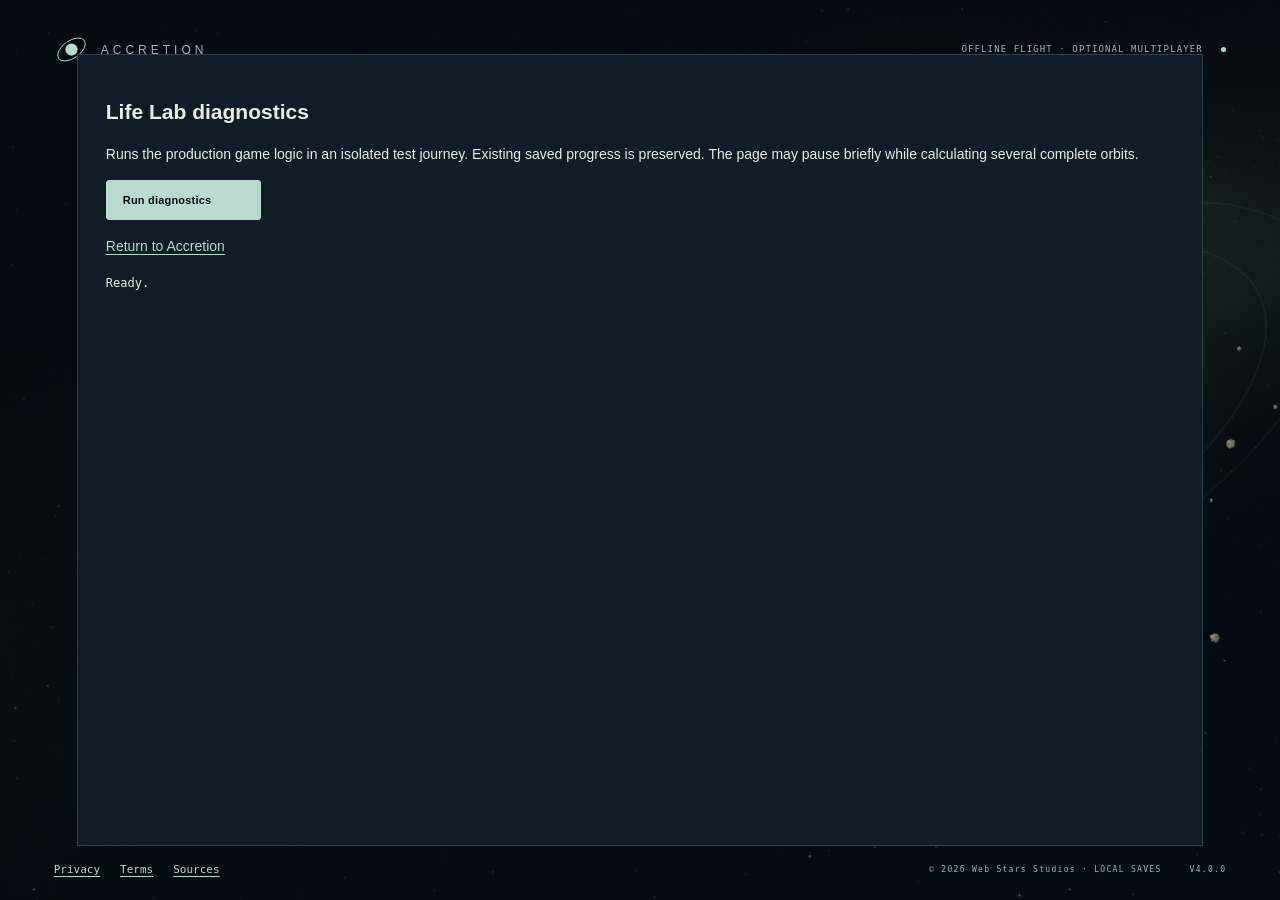
<file: tests/life-tests.html>
<!doctype html>
<html lang="en">
<head>
  <meta charset="utf-8">
  <meta name="viewport" content="width=device-width,initial-scale=1">
  <meta name="robots" content="noindex, nofollow">
  <meta name="referrer" content="no-referrer">
  <meta name="theme-color" content="#070e15">
  <meta name="description" content="Grow an asteroid through gravitational capture, build a solar system, and feed a black hole in this offline single-player browser game.">
  <title>Life Lab diagnostics | ACCRETION</title>
  <link rel="icon" href="../favicon.svg" type="image/svg+xml">
  <link rel="icon" href="../favicon.ico" sizes="32x32">
  <link rel="stylesheet" href="../style.css"><link rel="stylesheet" href="../command.css">
</head>
<body>
  <canvas id="universe" aria-label="Space simulation. Use WASD or arrow keys to accelerate; Escape pauses."></canvas>
  <div class="grain" aria-hidden="true"></div>

  <main id="main-menu">
    <header class="menu-header"><div class="wordmark"><svg viewBox="0 0 40 40" aria-hidden="true"><circle cx="20" cy="20" r="7"/><ellipse cx="20" cy="20" rx="18" ry="10" transform="rotate(-35 20 20)"/></svg><span>ACCRETION</span></div><span class="eyebrow">OFFLINE FLIGHT · OPTIONAL MULTIPLAYER <i class="status-dot"></i></span></header>
    <div class="hero">
      <div class="eyebrow hero-kicker"><span class="hairline"></span> OFFLINE SPACE EVOLUTION</div>
      <h1>Grow an asteroid.<br>Build a <em>solar system.</em></h1>
      <p class="hero-copy">Use gravity to capture matter, compete with computer-controlled rivals, and evolve into a star or black hole. Play offline with keyboard and mouse. Your progress stays in this browser.</p>
      <div class="main-actions"><button id="continue-button" class="primary" data-action="continue" hidden>Continue saved game</button><button id="play-button" class="primary" data-action="play">Start new game</button><button class="secondary" data-action="modes">Game modes</button><button id="sandbox-launch" class="secondary" data-action="sandbox-start">Open sandbox</button></div>
      <button id="active-slot" class="slot-link" data-action="slots">SLOT 01 · CHANGE SAVE</button><nav class="menu-links" aria-label="Main menu"><button data-action="help">How to play</button><button data-action="settings">Settings</button><button data-action="advancements">Advancements</button><button data-action="archive">Archive</button><button data-action="lab">Life Lab</button><button data-action="cosmetics">Appearance</button><button data-action="legacy">Expeditions</button><button data-action="credits">Credits</button></nav>
      <div id="personal-record" class="personal-record"></div><div id="main-legacy-rank" class="main-legacy-rank"></div>
    </div>
    <footer class="menu-footer"><nav class="site-links" aria-label="Game information"><a href="../privacy.html" target="_blank" rel="noopener noreferrer">Privacy</a><a href="../terms.html" target="_blank" rel="noopener noreferrer">Terms</a><a href="../sources.html" target="_blank" rel="noopener noreferrer">Sources</a></nav><span>© 2026 Web Stars Studios · LOCAL SAVES <span class="version">V4.0.0</span></span></footer>
  </main>

  <div id="hud" hidden>
    <div class="flight-rail"><section class="mass-panel glass" id="hud-panel-mass" aria-label="Mass and evolution"><button class="panel-minimize" data-action="dock-panel:mass" title="Hide mass panel (1)" aria-label="Hide mass panel" aria-keyshortcuts="1">−</button>
      <div class="panel-eyebrow"><span><i class="status-dot"></i> <span id="hud-stage">TINY ASTEROID</span></span><span id="hud-class">CLASS 01</span></div>
      <div id="hud-mass" class="mass-number">1,000,000 kg</div>
      <div class="next-line"><span>NEXT <b id="hud-next">Growing asteroid</b></span><span id="hud-percent">0%</span></div>
      <div class="progress-track"><i id="adaptation-half" class="adaptation-half" aria-label="Halfway adaptation point"></i><div id="mass-progress"></div></div>
      <button id="industry-flight" class="industry-flight" data-action="engineering" hidden><span>ORBITAL ENGINEERING · K</span><b id="industry-flight-values"></b></button><p id="mass-inflow" class="mass-inflow" hidden></p><div class="goal-line"><span id="hud-goal">10 million tonnes</span><span id="hud-time">00:00</span></div>
    </section>
    <section id="command-bar" class="command-bar" aria-label="Aimed equipment" hidden><button data-action="aim:attack" id="aim-attack">X · Weapons</button><button data-action="aim:drones" id="aim-drones">Z · Aim drones</button><button data-action="aim:mining" id="aim-mining">I · Mining laser</button><button data-action="aim:flight" id="aim-flight">Flight</button><button data-action="chat">T · Signals</button><span id="command-status"></span></section><section id="scenario-hud" class="scenario-hud glass" hidden aria-live="polite"><strong id="scenario-title"></strong><span id="scenario-copy"></span><div class="progress-track"><i id="scenario-progress"></i></div></section><div id="taunt-layer" aria-live="polite"></div><p id="expedition-status" class="expedition-status" hidden></p><button id="collision-hud" class="collision-hud" data-action="collision-view" title="Open the optional two-hour encounter on the Galaxy map (G)" hidden><span id="collision-hud-title">GALACTIC ENCOUNTER</span><b id="collision-hud-clock">G · JOIN</b><i id="collision-hud-fill"></i></button><aside id="cosmic-hud" class="cosmic-hud glass" hidden><button class="panel-minimize" data-action="dock-panel:system" title="Hide system metrics (4)" aria-label="Hide system metrics" aria-keyshortcuts="4">−</button><div class="panel-eyebrow" id="cosmic-title">STAR SYSTEM</div><div id="cosmic-metrics"></div><div class="cosmic-actions"><button data-action="system">L · Manage system</button><button data-action="overview">Tab · Overview</button></div><p id="cosmic-note"></p><div id="cosmic-tip" class="cosmic-tip" role="status" hidden><b id="cosmic-tip-title"></b><p id="cosmic-tip-text"></p></div></aside><section id="flight-guide" class="flight-guide"><button class="panel-minimize" data-action="dock-panel:notes" title="Hide flight notes (6)" aria-label="Hide flight notes" aria-keyshortcuts="6">−</button><div class="eyebrow">FLIGHT NOTES <span id="guide-counter">01 / 04</span></div><div id="journey-goal" class="journey-goal" hidden><b id="journey-goal-title"></b><span id="journey-goal-progress"></span><div class="journey-track"><i id="journey-goal-fill"></i></div><p id="journey-goal-note"></p></div><p id="guide-text">Move gently through the nearby field.<br>Your gravity will bring smaller fragments into orbit.</p><div class="key-guide"><span><kbd>W A S D</kbd> thrust</span><span><kbd>SHIFT</kbd> brake</span><span><kbd>ESC</kbd> pause</span><span><kbd>H</kbd> hide HUD</span></div></section></div><div class="top-controls"><button class="life-button" data-action="lab" title="Life Lab (N)">N · LIFE LAB <span id="life-resources">0 H₂O · 0 DNA</span></button><button class="icon-button" id="mute-button" data-action="mute" title="Mute sound (M)" aria-label="Mute sound">On</button><button class="icon-button" data-action="pause" title="Pause (Escape)" aria-label="Pause">II</button></div>
    <aside class="leaderboard glass" id="hud-panel-rivals" aria-label="Leaderboard"><button class="panel-minimize" data-action="dock-panel:rivals" title="Hide leaderboard (2)" aria-label="Hide leaderboard" aria-keyshortcuts="2">−</button><div class="panel-eyebrow"><span>LOCAL RIVALS</span><span class="live-tag">COMPUTER CONTROLLED</span></div><ol id="leader-list"></ol><div class="rank-note"><span id="body-count">0 bodies in sector</span><span id="player-rank">#10</span></div></aside>
    <aside class="final-hud glass" id="hud-panel-final" hidden aria-label="Final horizon approach"><button class="panel-minimize" data-action="dock-panel:final" title="Hide final horizon (8)" aria-label="Hide final horizon" aria-keyshortcuts="8">−</button><div class="panel-eyebrow"><span>FINAL HORIZON</span><b id="final-zone">BEACON</b></div><div class="final-hud-row"><b id="final-distance">0 R</b><span id="final-bearing">0°</span></div><p id="final-approach"></p><p id="final-condition"></p><button data-action="final-course">Plot course</button></aside><div id="threat-banner" class="threat-banner" hidden><span class="threat-symbol">△</span><div><b id="threat-title">NEARBY ACCRETION</b><span id="threat-detail"></span></div></div>
    <aside class="telemetry glass" id="hud-panel-telemetry"><button class="panel-minimize" data-action="dock-panel:telemetry" title="Hide telemetry (5)" aria-label="Hide telemetry" aria-keyshortcuts="5">−</button><div class="telemetry-item"><span>VELOCITY</span><b id="hud-velocity">0.0 <small>u/s</small></b></div><div class="telemetry-item"><span>GRAVITY</span><b id="hud-gravity">1.00<small>×</small></b></div><div class="telemetry-item fps-item" title="Measured rendered frames per second. Averaged over half a second; suspended tabs are excluded."><span>FPS</span><b id="hud-fps">--</b></div><div class="telemetry-item integrity"><span>COHESION</span><b id="hud-hp">100<small>%</small></b><div class="tiny-track"><i id="hp-progress"></i></div></div></aside>
    
    <div class="abilities" id="hud-panel-abilities"><button class="panel-minimize" data-action="dock-panel:abilities" title="Hide abilities (7)" aria-label="Hide abilities" aria-keyshortcuts="7">−</button><button id="supernova-button" class="ability supernova-ability" data-action="supernova" hidden><span>SUPERNOVA<small>Choose a stellar ending</small></span></button><button id="upgrade-button" class="ability upgrade-ability" data-action="upgrades"><kbd>U</kbd><span>ADAPTATIONS <b id="upgrade-points">0</b></span></button><div class="ability" id="boost-ability"><kbd>SPACE</kbd><span id="boost-label">BURN · LOCKED</span><div class="ability-bar"><i id="boost-fill"></i></div></div><button class="ability" id="pulse-ability" data-action="pulse" hidden><kbd>E</kbd><span id="pulse-label">PULSE</span></button><button class="ability" id="surge-ability" data-action="surge" hidden><kbd>Q</kbd><span id="surge-label">SURGE</span></button></div>
    <aside class="scanner" id="hud-panel-radar"><button class="panel-minimize" data-action="dock-panel:radar" title="Hide radar (3)" aria-label="Hide radar" aria-keyshortcuts="3">−</button><div class="panel-eyebrow"><span>LOCAL SCAN</span><span id="scanner-range">1.4 ku</span></div><canvas id="minimap" width="176" height="176" aria-label="Nearby bodies radar: green is smaller, amber is similar, red is dangerous."></canvas><div class="scanner-key"><span><i class="safe-dot"></i> FOOD</span><span><i class="danger-dot"></i> THREAT</span></div></aside>
    <div class="scale-note" id="scale-note">SCALE 1× · SIMULATION UNITS</div>
  </div>

  <div id="toasts" class="toasts" role="status" aria-live="polite"></div>
  <div id="advancement-plaque" class="advancement-plaque" aria-hidden="true" hidden><span class="plaque-wing plaque-wing-left"></span><div id="advancement-plaque-icon" class="plaque-icon"></div><div class="plaque-copy"><span id="advancement-plaque-kind" class="plaque-kind"></span><strong id="advancement-plaque-title"></strong><p id="advancement-plaque-description"></p></div><span class="plaque-wing plaque-wing-right"></span><span class="plaque-shortcut">J · ADVANCEMENTS</span></div>
  <div id="advancement-announcer" class="screen-reader-only" role="status" aria-live="polite" aria-atomic="true"></div>
  <div id="evolution" class="evolution" hidden><span class="eyebrow">NEW MASS CLASS</span><div class="evolution-rule"></div><h2 id="evolution-name"></h2><p id="evolution-description"></p><span class="evolution-mass" id="evolution-mass"></span><span class="evolution-unlock">+1 ADAPTATION POINT</span></div>

<aside id="flight-dock" class="flight-dock" aria-label="Flight workspace dock, press F to open" aria-hidden="true" hidden inert>
<nav id="dock-content" class="dock-content" aria-label="Flight windows" hidden inert>
<details id="dock-instruments" class="dock-instruments"><summary class="dock-item" aria-label="Show instrument controls"><svg viewBox="0 0 48 48" aria-hidden="true" focusable="false" fill="none" stroke="currentColor" stroke-width="2" stroke-linecap="round" stroke-linejoin="round"><path d="M8 36a18 18 0 1 1 32 0M24 24l11-11M12 16l3 3m18 14 3 3M9 26h4m11-17v4"/><circle cx="24" cy="24" r="4"/></svg><span class="dock-label">Instruments · 1–8</span></summary><div class="dock-popover"><h3>Flight instruments</h3><button id="dock-panel-mass" data-action="dock-panel:mass" aria-pressed="true"><kbd>1</kbd><span>Mass</span><small id="dock-state-mass">Shown</small></button><button id="dock-panel-rivals" data-action="dock-panel:rivals" aria-pressed="true"><kbd>2</kbd><span>Rivals</span><small id="dock-state-rivals">Shown</small></button><button id="dock-panel-radar" data-action="dock-panel:radar" aria-pressed="true"><kbd>3</kbd><span>Radar</span><small id="dock-state-radar">Shown</small></button><button id="dock-panel-system" data-action="dock-panel:system" aria-pressed="true"><kbd>4</kbd><span>System metrics</span><small id="dock-state-system">Shown</small></button><button id="dock-panel-telemetry" data-action="dock-panel:telemetry" aria-pressed="true"><kbd>5</kbd><span>Telemetry</span><small id="dock-state-telemetry">Shown</small></button><button id="dock-panel-notes" data-action="dock-panel:notes" aria-pressed="true"><kbd>6</kbd><span>Flight notes</span><small id="dock-state-notes">Shown</small></button><button id="dock-panel-abilities" data-action="dock-panel:abilities" aria-pressed="true"><kbd>7</kbd><span>Abilities</span><small id="dock-state-abilities">Shown</small></button><button id="dock-panel-final" data-action="dock-panel:final" aria-pressed="true"><kbd>8</kbd><span>Final horizon</span><small id="dock-state-final">Shown</small></button><button class="dock-restore" data-action="dock-restore">Restore all instruments</button><p id="dock-quiet" class="dock-quiet">F closes · hides after 5 seconds idle</p></div></details><div class="dock-separator" aria-hidden="true"></div><button id="dock-window-lab" class="dock-item dock-lab" data-action="dock-window:lab" aria-label="Life Lab" aria-keyshortcuts="N"><svg viewBox="0 0 48 48" aria-hidden="true" focusable="false" fill="none" stroke="currentColor" stroke-width="2" stroke-linecap="round" stroke-linejoin="round"><path d="M14 5c26 12-8 24 20 38M34 5C6 18 42 30 14 43M17 10h14m-14 8h14m-13 8h12m-12 8h12"/></svg><span class="dock-label">Life Lab · N</span></button><button id="dock-window-system" class="dock-item dock-system" data-action="dock-window:system" aria-label="Solar system" aria-keyshortcuts="L"><svg viewBox="0 0 48 48" aria-hidden="true" focusable="false" fill="none" stroke="currentColor" stroke-width="2" stroke-linecap="round" stroke-linejoin="round"><circle cx="24" cy="24" r="5"/><ellipse cx="24" cy="24" rx="20" ry="13"/><circle cx="40" cy="17" r="3"/></svg><span class="dock-label">Solar system · L</span></button><button id="dock-window-galaxy" class="dock-item dock-galaxy" data-action="dock-window:galaxy" aria-label="Galaxy chart" aria-keyshortcuts="G"><svg viewBox="0 0 48 48" aria-hidden="true" focusable="false" fill="none" stroke="currentColor" stroke-width="2" stroke-linecap="round" stroke-linejoin="round"><path d="M8 29c-8-20 20-35 31-17 12 23-27 38-28 17-1-15 24-19 24-7 0 10-17 13-18 5-1-7 11-9 10-3"/></svg><span class="dock-label">Galaxy chart · G</span></button><button id="dock-window-upgrades" class="dock-item dock-upgrades" data-action="dock-window:upgrades" aria-label="Adaptations" aria-keyshortcuts="U"><svg viewBox="0 0 48 48" aria-hidden="true" focusable="false" fill="none" stroke="currentColor" stroke-width="2" stroke-linecap="round" stroke-linejoin="round"><path d="m24 6 13 18H11ZM24 24v17M14 33l10-9 10 9"/></svg><span class="dock-label">Adaptations · U</span></button><button id="dock-window-advancements" class="dock-item dock-advancements" data-action="advancements" aria-label="Advancements" aria-keyshortcuts="J"><svg viewBox="0 0 48 48" aria-hidden="true" focusable="false" fill="none" stroke="currentColor" stroke-width="2" stroke-linecap="round" stroke-linejoin="round"><path d="m24 6 6 11 12 2-9 9 2 14-11-6-11 6 2-14-9-9 12-2Z"/></svg><span class="dock-label">Advancements · J</span></button><button id="dock-window-cosmetics" class="dock-item dock-cosmetics" data-action="dock-window:cosmetics" aria-label="Appearance"><svg viewBox="0 0 48 48" aria-hidden="true" focusable="false" fill="none" stroke="currentColor" stroke-width="2" stroke-linecap="round" stroke-linejoin="round"><path d="M24 6C0 6 1 39 22 40c12 1 0-13 9-13 19 0 14-21-7-21Z"/><circle cx="13" cy="20" r="2"/><circle cx="22" cy="13" r="2"/><circle cx="32" cy="15" r="2"/></svg><span class="dock-label">Appearance</span></button><button id="dock-window-legacy" class="dock-item dock-legacy" data-action="dock-window:legacy" aria-label="Expeditions"><svg viewBox="0 0 48 48" aria-hidden="true" focusable="false" fill="none" stroke="currentColor" stroke-width="2" stroke-linecap="round" stroke-linejoin="round"><path d="M10 20a16 16 0 1 1 1 15M10 7v13h13M19 33l5-18 5 18"/></svg><span class="dock-label">Expeditions</span></button><button id="dock-window-replay" class="dock-item dock-replay" data-action="dock-window:replay" aria-label="Encounter replay" aria-keyshortcuts="V"><svg viewBox="0 0 48 48" aria-hidden="true" focusable="false" fill="none" stroke="currentColor" stroke-width="2" stroke-linecap="round" stroke-linejoin="round"><rect x="7" y="9" width="34" height="30" rx="3"/><path d="m21 18 11 7-11 7ZM13 9v30"/></svg><span class="dock-label">Encounter replay · V</span></button><button id="dock-window-photo" class="dock-item dock-photo" data-action="dock-window:photo" aria-label="Photo mode" aria-keyshortcuts="P"><svg viewBox="0 0 48 48" aria-hidden="true" focusable="false" fill="none" stroke="currentColor" stroke-width="2" stroke-linecap="round" stroke-linejoin="round"><path d="M6 15h9l4-6h10l4 6h9v25H6Z"/><circle cx="24" cy="26" r="9"/></svg><span class="dock-label">Photo mode · P</span></button><button id="dock-window-sandbox" class="dock-item dock-sandbox" data-action="dock-window:sandbox" aria-label="Sandbox" aria-keyshortcuts="B"><svg viewBox="0 0 48 48" aria-hidden="true" focusable="false" fill="none" stroke="currentColor" stroke-width="2" stroke-linecap="round" stroke-linejoin="round"><path d="M19 6v14L8 36c-3 6 35 6 32 0L29 20V6M15 6h18M13 29h22"/></svg><span class="dock-label">Sandbox · B</span></button><button id="dock-window-settings" class="dock-item dock-settings" data-action="dock-window:settings" aria-label="Settings"><svg viewBox="0 0 48 48" aria-hidden="true" focusable="false" fill="none" stroke="currentColor" stroke-width="2" stroke-linecap="round" stroke-linejoin="round"><path d="M8 12h32M8 24h32M8 36h32"/><circle cx="17" cy="12" r="4" fill="#203b39"/><circle cx="32" cy="24" r="4" fill="#203b39"/><circle cx="20" cy="36" r="4" fill="#203b39"/></svg><span class="dock-label">Settings</span></button><button id="dock-window-help" class="dock-item dock-help" data-action="dock-window:help" aria-label="Flight manual"><svg viewBox="0 0 48 48" aria-hidden="true" focusable="false" fill="none" stroke="currentColor" stroke-width="2" stroke-linecap="round" stroke-linejoin="round"><path d="M5 9c8-2 14 0 19 5 5-5 11-7 19-5v30c-8-2-14 0-19 4-5-4-11-6-19-4ZM24 14v29"/></svg><span class="dock-label">Flight manual</span></button><button id="dock-window-slots" class="dock-item dock-slots" data-action="dock-window:slots" aria-label="Save slots"><svg viewBox="0 0 48 48" aria-hidden="true" focusable="false" fill="none" stroke="currentColor" stroke-width="2" stroke-linecap="round" stroke-linejoin="round"><rect x="8" y="7" width="32" height="34" rx="3"/><path d="M15 7v12h18V7M15 41V29h18v12"/></svg><span class="dock-label">Save slots</span></button><button id="dock-window-archive" class="dock-item dock-archive" data-action="dock-window:archive" aria-label="Archive"><svg viewBox="0 0 48 48" aria-hidden="true" focusable="false" fill="none" stroke="currentColor" stroke-width="2" stroke-linecap="round" stroke-linejoin="round"><path d="M8 15h32v27H8ZM5 6h38v9H5ZM18 24h12"/></svg><span class="dock-label">Archive</span></button><div class="dock-separator" aria-hidden="true"></div><button id="dock-last" class="dock-item" data-action="dock-last" aria-label="Restore minimized window" hidden><svg viewBox="0 0 48 48" aria-hidden="true" focusable="false" fill="none" stroke="currentColor" stroke-width="2" stroke-linecap="round" stroke-linejoin="round"><path d="M10 20a16 16 0 1 1 1 15M10 7v13h13"/></svg><span class="dock-label">Restore <b id="dock-last-name"></b></span></button><button id="dock-handle" class="dock-item dock-close" data-action="dock-toggle" aria-label="Close dock (F)" aria-expanded="false" aria-controls="dock-content" aria-keyshortcuts="F"><svg viewBox="0 0 48 48" aria-hidden="true" focusable="false" fill="none" stroke="currentColor" stroke-width="2" stroke-linecap="round" stroke-linejoin="round"><path d="m12 12 24 24M36 12 12 36"/></svg><span class="dock-label">Close · F</span></button></nav></aside>
  <div id="overlay" class="overlay" hidden>
    <section class="dialog" role="dialog" aria-modal="true" aria-label="Game menu" tabindex="-1"><div class="window-bar"><span id="window-caption"></span><button id="window-minimize" data-action="window-minimize" aria-label="Minimize window and return to flight" aria-keyshortcuts="`" title="Minimize (`)">Minimize <kbd>`</kbd></button></div>
      <div id="panel-finale" class="panel" hidden><div class="eyebrow">THE JOURNEY CONTINUES</div><h2>The Final Interstallar</h2><p class="panel-intro">Your horizon has joined the distant signal. Light traces a single boundary now. Beyond it, there is still space to cross.</p><div class="finale-record"><span>MASS AFTER MERGER</span><b id="finale-mass"></b><p id="finale-points"></p></div><div class="over-actions"><button class="primary" data-action="final-continue">Continue flight</button><button data-action="final-save-menu">Save &amp; return to menu</button><button data-action="final-frame">Photo mode</button></div><p class="subtle">The merger and its mass are saved once. Continue gathering, explore, or begin another expedition from the existing menu.</p></div><div id="panel-slots" class="panel" hidden><div class="eyebrow">LOCAL SAVE STORAGE</div><h2>Save slots</h2><p class="panel-intro">Each slot has its own universe, companions, resources and records. Switching saves your current journey first.</p><div id="slot-list" class="slot-list"></div><button id="slot-cadence" class="secondary cadence-toggle" data-action="slot-cadence" aria-pressed="true">ON · Autosave every 3 evolutions</button><p class="subtle">On: checkpoint after three new astronomical classes. Off: checkpoint every 15 seconds. Pets, resources and the universe save together. Closing between checkpoints restores the last saved state. Save now or Save &amp; return to main menu keeps everything immediately.</p><p id="slot-status" role="status"></p><div class="over-actions"><button id="slot-save-now" class="secondary" data-action="save-now">Save now</button><button class="primary compact" data-action="back">Done</button></div></div><div id="panel-galaxy" class="panel" hidden><div class="eyebrow">PERSISTENT EXPEDITION CHART</div><h2>Galaxy map</h2><p class="panel-intro">Charted sectors remember visits and extracted matter. Dim sectors show estimated density. Rival markers record their last observed position, not live tracking. Coordinates use scale-relative travel.</p><canvas id="galaxy-canvas" width="640" height="400" aria-label="Galaxy sectors and course selection"></canvas><p id="galaxy-readout" role="status"></p><div class="exp-controls"><button data-action="map:north">North</button><button data-action="map:south">South</button><button data-action="map:west">West</button><button data-action="map:east">East</button><button data-action="map:in">Zoom in</button><button data-action="map:out">Zoom out</button><button data-action="map:focus">Center on you</button><button data-action="map:clear">Clear course</button></div><button id="final-map-course" data-action="final-course" hidden>Plot final horizon course</button><div id="galaxy-rivals" class="galaxy-rivals"></div><section id="galaxy-collision" class="galaxy-collision"><header><div><small>OPTIONAL GALACTIC ENCOUNTER</small><h3 id="collision-title">Two galaxies, one encounter</h3></div><b id="collision-state">OPTIONAL · STAR SCALE</b></header><canvas id="collision-diagram" width="640" height="260" aria-label="Procedural positions and tidal tails of the galactic encounter"></canvas><div class="collision-timing"><span>ACTIVE FLIGHT REMAINING</span><b id="collision-clock">02:00:00</b></div><div class="progress-track" id="collision-progress"><i id="collision-fill"></i></div><div id="collision-phases" class="collision-phases"></div><p id="collision-description"></p><p id="collision-ledger" class="subtle"></p><div class="exp-controls"><button id="collision-start" class="primary" data-action="collision-start">Join encounter</button><button id="collision-course" class="secondary" data-action="collision-course" hidden>Plot bridge course</button></div></section><button class="primary compact" data-action="back">Back</button></div>
<div id="panel-sandbox" class="panel" hidden><div class="eyebrow">ISOLATED EXPERIMENTAL SAVE</div><h2>Sandbox</h2><p class="panel-intro">All original and selected-path classes, scaled mass editing, test bodies and resources affect only this sandbox. Journey saves, achievements and records stay separate. Experimental planets are released on physical trajectories and can escape or collide.</p><section id="final-sandbox-tools"><h3>Final horizon approach</h3><p class="subtle">Choose The Interstallar above for a merger test. These buttons position the persistent landmark in this sandbox only.</p><div class="exp-controls"><button data-action="final-place:beacon">Beacon</button><button data-action="final-place:lens">Lens field</button><button data-action="final-place:disk">Disk edge</button><button data-action="final-place:photon">Photon region</button><button data-action="final-near">Steady merger test</button></div></section><section class="sandbox-mass-tools"><h3>Change your mass</h3><p id="sandbox-mass-unit" class="subtle"></p><div class="exp-controls"><label>Amount <input id="sandbox-mass-amount" type="number" min="0.000001" step="any" value="1"></label><label>Scale <select id="sandbox-mass-scale"><option value="1">×1</option><option value="10">×10</option><option value="100">×100</option><option value="1000">×1000</option><option value="1000000">×1 million</option></select></label><button data-action="sandbox-add-mass">Add mass</button><button data-action="sandbox-remove-mass">Remove mass</button><button data-action="sandbox-industry">Test engineering resources</button></div><p class="subtle">Amount uses the same unit as the current flight mass readout. Removing mass cannot go below the initial asteroid. The selected journey stays selected.</p></section><section class="sandbox-command"><h3>Resources</h3><p id="sandbox-balances" class="subtle"></p><div class="exp-controls"><label>Resource<select id="sandbox-currency"><option value="raw">Raw Material</option><option value="research">Research Points</option><option value="points">Adaptation points</option><option value="water">Water</option><option value="dna">DNA</option></select></label><label>Amount<input id="sandbox-resource-amount" type="number" min="1" max="1000000" step="1" value="100"></label><button data-action="sandbox-resource:add">Add</button><button data-action="sandbox-resource:remove">Remove</button><button data-action="sandbox-unlock-engineering">Unlock all equipment</button></div><h3>Simulation</h3><div class="sandbox-options"><label>Gravity <input id="sandbox-gravity" type="range" min="0" max="2" step=".1" value="1"></label><label>Time speed <input id="sandbox-speed" type="range" min="0.1" max="2" step=".1" value="1"></label><label>Population density <input id="sandbox-density" type="range" min="0.25" max="1.5" step=".25" value="1"></label><label>Spawn new fields <input id="sandbox-spawning" type="checkbox" checked></label><label>Rival AI <input id="sandbox-rivals" type="checkbox" checked></label><label>Player damage <input id="sandbox-damage" type="checkbox" checked></label><label>Body collisions <input id="sandbox-collisions" type="checkbox" checked></label></div><h3>Place real bodies and structures</h3><div class="exp-controls"><label>Type<select id="sandbox-spawn-type"><option value="planet">Planet</option><option value="moon">Moon</option><option value="gas">Gas giant</option><option value="star">Star</option><option value="blackhole">Black hole</option><option value="system">Solar system</option><option value="galaxy">Galaxy</option><option value="belt">Asteroid belt</option><option value="nebula">Nebula</option></select></label><label>Count<input id="sandbox-spawn-count" type="number" min="1" max="8" value="1"></label><label>Mass / your mass<input id="sandbox-spawn-mass" type="number" min="0.000001" max="10" step="0.01" value="0.1"></label><label>Distance (scale units)<input id="sandbox-spawn-distance" type="number" min="100" max="2000" value="550"></label><label>Orbit speed<input id="sandbox-spawn-speed" type="number" min="0" max="2" step=".1" value="1"></label><button data-action="sandbox-place">Place structure</button><button data-action="sandbox-clear">Clear unbound ambient bodies</button></div><p class="subtle">Speed 1 is approximately circular. Above 1.42 usually escapes. The physical body budget still applies. AP is capped at 100, other resource limits remain in force.</p></section><div id="sandbox-route-classes" class="sandbox-routes"></div><div id="sandbox-classes" class="exp-choice-grid"></div><div class="exp-controls"><button data-action="sandbox-body:planet">Release planet</button><button data-action="sandbox-body:moon">Planet and moon</button><button data-action="sandbox-body:resonance">Release 2:1 pair</button><button data-action="sandbox-cloud">Dust cloud</button><button data-action="sandbox-flare">Forecast flare</button><button data-action="sandbox-magnetar">Magnetar encounter</button><button data-action="sandbox-pets">Unlock test companions</button></div><button class="primary compact" data-action="back">Back</button></div>
<div id="panel-replay" class="panel" hidden><div class="eyebrow">ENCOUNTER RECORDER</div><h2 id="replay-title">Encounter replay</h2><p id="replay-description" class="panel-intro"></p><canvas id="replay-canvas" width="640" height="400" aria-label="Recorded encounter playback"></canvas><label for="replay-seek">Replay timeline</label><input id="replay-seek" type="range" min="0" max="1" step="0.001" value="0"><div class="exp-controls"><button id="replay-play" data-action="replay-play">Play / pause</button><button id="replay-speed" data-action="replay-speed">1×</button><button data-action="back">Back</button></div></div>
<div id="panel-photo" class="panel" hidden><div class="eyebrow">FROZEN CAMERA</div><h2>Photo mode</h2><p class="subtle">Simulation paused. Pan and frame the current scene. PNG export excludes the interface.</p><div class="exp-controls"><button data-action="photo:left">Left</button><button data-action="photo:right">Right</button><button data-action="photo:up">Up</button><button data-action="photo:down">Down</button><button data-action="photo:in">Zoom in</button><button data-action="photo:out">Zoom out</button><button data-action="photo:focus">Focus selection</button><button id="photo-paths" data-action="photo:paths" aria-pressed="false">Orbit paths</button><button id="photo-labels" data-action="photo:labels" aria-pressed="false">Labels</button></div><div class="exp-controls" aria-label="Photo export resolution"><button id="photo-scale-one" data-action="photo-scale:1" aria-pressed="true">1× export</button><button id="photo-scale-two" data-action="photo-scale:2" aria-pressed="false">2× export · max 3840 px</button><button id="photo-final-focus" data-action="final-frame" hidden>Focus final horizon</button></div><label for="photo-exposure">Export exposure</label><input id="photo-exposure" type="range" min="-1" max="1" step="0.05" value="0"><div class="exp-controls"><button class="primary compact" data-action="photo:export">Export PNG</button><button data-action="photo:close">Return</button></div></div>

<div id="panel-modes" class="panel" hidden><div class="eyebrow">CHOOSE YOUR FLIGHT</div><h2>Game modes</h2><p class="panel-intro">Journey slots, Sandbox, Boss gauntlet and Salvage expedition have separate progress. Multiplayer is a live arena and does not write journey records.</p><div id="mode-list" class="mode-list"></div><button class="secondary compact" data-action="back">Back</button></div>
<div id="panel-network" class="panel" hidden><div class="eyebrow">OPTIONAL ONLINE PLAY</div><h2>Multiplayer arena</h2><p class="panel-intro">Join a private room on your own backend. Everyone shares the same asteroids, gravity, growth and combat. Up to eight players. The server controls mass, hits and purchases. Rooms reset when empty.</p><div class="network-fields"><label>Server address<input id="network-url" type="url" value="ws://localhost:8765" autocomplete="off" spellcheck="false"></label><label>Room code<input id="network-room" value="ORBIT" maxlength="24" autocomplete="off" spellcheck="false"></label><label>Pilot name<input id="network-name" value="Pilot" maxlength="24" autocomplete="off"></label><label>Server access key, if configured<input id="network-key" type="password" maxlength="128" autocomplete="off"></label></div><p id="network-status" role="status">Not connected.</p><div class="exp-controls"><button class="primary compact" data-action="network-connect">Connect</button><button class="secondary compact" data-action="network-disconnect">Disconnect</button><a href="../MULTIPLAYER.html" target="_blank" rel="noopener noreferrer">Backend setup and scope</a></div><p class="subtle">Live matches keep running while a menu is open. Text and any media you send are shared with the room. Shared media is hidden unless enabled in Settings. Offline play never contacts a server.</p><button class="secondary compact" data-action="back">Back</button></div>
<div id="panel-chat" class="panel" hidden><div class="eyebrow">LOCAL SIGNALS / ROOM CHAT</div><h2>Quick signals</h2><div id="quick-signals" class="mode-list"></div><label class="signal-message">Custom message<input id="signal-text" maxlength="96" autocomplete="off"></label><div class="exp-controls"><button data-action="send-message">Send signal</button><button data-action="taunt-editor">Edit taunts</button><button data-action="resume">Return</button></div><p class="subtle">T opens signals. Y sends your first saved taunt. Signals last five seconds, with a three-second cooldown. Nearby rivals answer during offline play.</p></div>
<div id="panel-taunts" class="panel" hidden><div class="eyebrow">YOUR FLIGHT SIGNALS</div><h2>Custom taunts</h2><p class="panel-intro">Choose text, a local image or GIF, or both. Four saved signals. No remote image URLs. Maximum 96 KB per image.</p><div class="exp-controls"><label>Signal <select id="taunt-slot"><option value="0">1</option><option value="1">2</option><option value="2">3</option><option value="3">4</option></select></label><label>Shape <select id="taunt-shape"><option value="speech">Speech frame</option><option value="angular">Angular panel</option><option value="banner">Banner</option><option value="circle">Round badge</option></select></label></div><label class="signal-message">Message<input id="taunt-text" maxlength="96" autocomplete="off"></label><label class="signal-upload">Image or animated GIF<input id="taunt-file" type="file" accept="image/png,image/jpeg,image/gif,image/webp"></label><div id="taunt-preview" class="taunt-preview"></div><p id="taunt-upload-status" role="status"></p><div class="exp-controls"><button data-action="taunt-save">Save signal</button><button data-action="taunt-remove-media">Remove media</button><button data-action="back">Back</button></div></div>
<div id="panel-system" class="panel" hidden><div class="eyebrow">ORBITAL OBSERVATORY</div><h2>Solar system</h2><p class="panel-intro">Inspect captured bodies, orbit stability and collision risks.</p><div id="system-summary"></div><div class="system-tabs" role="group" aria-label="Observatory view"><button id="system-tab-worlds" data-action="system-tab:worlds" aria-pressed="true">Orbits and worlds</button><button id="system-tab-matter" data-action="system-tab:matter" aria-pressed="false">Matter flow</button><button id="system-tab-blueprints" data-action="system-tab:blueprints" aria-pressed="false">Blueprints</button></div><figure class="system-diagram"><canvas id="system-diagram" width="680" height="250" aria-label="Current system positions and orbital paths"></canvas><figcaption id="system-diagram-caption">Select a body on the diagram or in the list.</figcaption></figure><div id="system-matter" class="system-matter" hidden></div><div id="system-blueprints" class="system-blueprints" hidden></div><div id="system-worlds" class="system-layout"><div id="system-list"></div><div id="system-inspect"></div></div><button class="primary compact" data-action="resume">Return to flight</button></div><div id="panel-pause" class="panel" hidden><div class="eyebrow">MOMENTUM SUSPENDED</div><h2>Game paused</h2><p class="panel-intro">Your universe is paused. Take your time.</p><div class="pause-actions"><button class="primary" data-action="resume">Resume journey </button><button class="secondary" data-action="upgrades">Adaptations · U</button><button class="secondary" data-action="engineering">Engineering trees · K</button><button class="secondary" data-action="modes">Game modes</button><button class="secondary" data-action="taunt-editor">Signals and taunts</button><button class="secondary" data-action="lab">Life Lab · Companions</button><button class="secondary" data-action="settings">Settings</button><button class="secondary" data-action="advancements">Advancements · J</button><button class="secondary" data-action="help">Flight manual</button><button class="secondary" data-action="cosmetics">Appearance</button><button class="secondary" data-action="legacy">Expeditions</button><button class="secondary" data-action="slots">Save slots</button><button class="secondary" data-action="save-now">Save now</button><button class="secondary" data-action="galaxy">Galaxy map · G</button><button class="secondary" data-action="replay">Encounter replay · V</button><button class="secondary" data-action="photo">Photo mode · P</button><button class="secondary" data-action="sandbox" id="sandbox-tools-button">Sandbox experiments · B</button><button id="pause-supernova" class="secondary supernova-ability" data-action="supernova" hidden>Choose evolution path</button><button class="secondary" data-action="restart">Restart journey</button><button class="text-button" data-action="main">Save & return to main menu</button></div><p class="subtle" id="save-note">Your journey is saved automatically on this browser.</p></div>
      <div id="panel-lab" class="panel" hidden><div class="eyebrow">THE LIFE LAB · 50 DISCOVERIES</div><h2>Companion collection</h2><p class="panel-intro">Collide with blue-marked icy asteroids to collect water. Mint-marked rocks contain scarce DNA: one sample per discovery. Use 500 water and 100 DNA in the discovery wheel to place a companion egg in incubation. Then fly while it develops.</p><div id="lab-tabs" class="lab-tabs" role="tablist"></div><p id="lab-hint" class="lab-hint" hidden></p><section class="pet-showcase"><canvas id="pet-preview" width="640" height="260" aria-label="Animated companion preview"></canvas><div class="pet-showcase-info"><span class="eyebrow" id="pet-preview-rarity"></span><h3 id="pet-preview-name"></h3><p id="pet-preview-description"></p><div id="pet-size-controls" class="pet-size-controls"></div></div></section><section class="discovery-panel" data-lab-tab="discover"><div class="wheel-wrap"><div class="wheel-pointer" aria-hidden="true"></div><div id="discovery-wheel" aria-hidden="true"><span>DNA</span></div></div><div class="wheel-info"><h3>Discovery wheel</h3><p>Common 59% · Rare 35% · Epic 5% · Legendary 1%</p><p class="subtle">Common includes the 14 existing Uncommon companions. Each spin selects an undiscovered pet in its sector. Completed sectors cost nothing. No purchases or cash value.</p><button id="wheel-spin" class="secondary" data-action="life:spin">Spin · 500 water + 100 DNA</button><p id="wheel-result" role="status"></p></div></section><section id="pet-evolution" class="pet-evolution" data-lab-tab="equipped"></section><div id="lab-resources" class="lab-resources"></div><div id="lab-equipped" class="lab-equipped" data-lab-tab="equipped"></div><section id="pet-rename" class="pet-rename" data-lab-tab="equipped" hidden><label for="pet-nickname">Companion nickname <small id="pet-rename-species"></small></label><div class="pet-rename-controls"><input id="pet-nickname" type="text" maxlength="24" autocomplete="off" spellcheck="false" aria-describedby="pet-name-help"><button data-action="life:rename">Save name</button><button data-action="life:reset-name">Reset</button></div><p id="pet-name-help" class="subtle">Up to 24 characters. Press Enter to save. Leave blank to use the original name.</p></section><div id="lab-eggs" class="lab-eggs" data-lab-tab="incubator"></div><div id="lab-filters" class="lab-filters" data-lab-tab="collection"></div><div id="lab-pets" class="lab-pets" data-lab-tab="collection"></div><p class="subtle">Wheel odds are shown above; a full incubator blocks further spins. Only the equipped pet grants its listed thrust, gravity and collision-defense bonuses. All companions also extend life-signal detection. Collection and eggs carry across journeys within the selected save slot. These imagined organisms are science fiction.</p><button class="primary compact" data-action="back">Back</button></div><div id="panel-settings" class="panel" hidden><div class="eyebrow">FLIGHT CONFIGURATION</div><h2>Game settings</h2><div class="settings-list"><h3 class="settings-group">Interface</h3><label class="setting-row"><span>Interface theme<span class="setting-help">One palette for flight instruments, all menus, the dock, diagrams and miniature advancement frames. Earned palettes carry across your save slots.</span></span><select id="setting-theme"></select></label><div class="theme-sample"><small>PALETTE PREVIEW</small><strong id="theme-title"></strong><span id="theme-description"></span><div class="theme-swatches" aria-hidden="true"><i></i><i></i><i></i><i></i></div></div><h3 class="settings-group">Sound</h3>
        <label class="setting-row"><span>Master volume<span class="setting-help">Overall level for every sound the game synthesises.</span></span><input id="setting-volume" type="range" min="0" max="1" step="0.01"></label>
        <label class="setting-row"><span>Ambient synth<span class="setting-help">A subtle, optional flight soundscape.</span></span><input id="setting-ambient" type="range" min="0" max="1" step="0.01"></label>
        <label class="setting-row"><span>Mute all audio<span class="setting-help">Silences music, ambience and every one-shot cue.</span></span><input id="setting-mute" type="checkbox"></label>
        <h3 class="settings-group">Black-hole light</h3><label class="setting-row"><span>Horizon beacon<span class="setting-help">Show the gold bearing marker and radar beacon.</span></span><input id="setting-finalBeacon" type="checkbox"></label><label class="setting-row"><span>Gentle light changes<span class="setting-help">Limit feeding brightness and merger swells. Reduced Motion also freezes decorative rotation.</span></span><input id="setting-finalFlashSafe" type="checkbox"></label><p id="final-render-status" class="subtle" role="status"></p><h3 class="settings-group">Rendering and flight</h3><label class="setting-row"><span>Companion size<span class="setting-help">Visual size only; companion bonuses stay the same.</span></span><select id="setting-petSize"><option value="small">Small</option><option value="medium">Medium</option><option value="large">Large</option></select></label>
        <label class="setting-row"><span>Camera shake<span class="setting-help">Impacts and evolutions nudge the viewport.</span></span><input id="setting-shake" type="checkbox"></label>
        <label class="setting-row"><span>Orbital trails<span class="setting-help">Draws the recent path behind moving bodies.</span></span><input id="setting-trails" type="checkbox"></label>
        <label class="setting-row"><span>Trajectory prediction<span class="setting-help">Forecasts your unpowered path, and enables the O orbit overlay.</span></span><input id="setting-prediction" type="checkbox"></label>
        <label class="setting-row"><span>Companion name label<span class="setting-help">Shows the equipped companion's name beneath it during flight.</span></span><input id="setting-companionLabel" type="checkbox"></label>
        <label class="setting-row"><span>Mouse steering<span class="setting-help">Hold the left mouse button to thrust toward it.</span></span><input id="setting-mouse" type="checkbox"></label>
        <label class="setting-row"><span>Reduced motion<span class="setting-help">Disables camera shake, evolution zoom bursts, hatch sequences and plaque reveals. Holds Interstallar and remnant rings still. System reduced-motion settings also keep the dock, hatching and plaques still.</span></span><input id="setting-reducedMotion" type="checkbox"></label>
        <h3 class="settings-group">Milestones</h3><label class="setting-row"><span>Advancement plaques<span class="setting-help">Framed notifications and their chimes when you earn a milestone. Progress still records when disabled.</span></span><input id="setting-achievementNotices" type="checkbox"></label>
        <label class="setting-row"><span>Plaque position<span class="setting-help">Top sits below warnings; bottom sits above flight telemetry. Notifications wait through menus, photo mode and evolution.</span></span><select id="setting-achievementPosition"><option value="top">Top</option><option value="bottom">Bottom</option></select></label>
        <label class="setting-row"><span>Next journey difficulty<span class="setting-help">Applies to new journeys. Relaxed: 35% less damage. Hardcore: 50% maximum cohesion, scarce worlds and increasingly rare bodies near your class. Rare caches carry extra DNA, water and 50–150 Raw Material.</span></span><select id="setting-difficulty"><option value="standard">Standard</option><option value="relaxed">Relaxed</option><option value="hardcore">Hardcore</option></select></label>
<h3 class="settings-group">Animations</h3><p class="subtle">These switches freeze decorative motion only. Orbit physics, gas consumption and gameplay keep running. Reduced Motion overrides all of them.</p><label class="setting-row"><span>Planet rotation<span class="setting-help">Spin terrain, gas bands and stellar surfaces.</span></span><input id="setting-animPlanets" type="checkbox"></label><label class="setting-row"><span>Cloud motion<span class="setting-help">Drifting cloud decks and surface storms.</span></span><input id="setting-animClouds" type="checkbox"></label><label class="setting-row"><span>Black-hole motion<span class="setting-help">Disk streams, photon paths and compact-object surface waves.</span></span><input id="setting-animHorizon" type="checkbox"></label><label class="setting-row"><span>Nebula detail motion<span class="setting-help">Subtle internal texture motion in gas clouds.</span></span><input id="setting-animNebula" type="checkbox"></label><label class="setting-row"><span>Station and hardware motion<span class="setting-help">Antenna rotation, habitation rings and decorative machinery.</span></span><input id="setting-animHardware" type="checkbox"></label><label class="setting-row"><span>Companion motion<span class="setting-help">Decorative companion movement.</span></span><input id="setting-animCompanions" type="checkbox"></label><label class="setting-row"><span>Evolution cinematics<span class="setting-help">Cinematic camera transitions and milestone slow motion.</span></span><input id="setting-animEvents" type="checkbox"></label><label class="setting-row"><span>Animated taunt media<span class="setting-help">Allow GIFs in signal bubbles. Disable to display text only.</span></span><input id="setting-animTaunts" type="checkbox"></label><h3 class="settings-group">Signals</h3><label class="setting-row"><span>Show signals<span class="setting-help">Display nearby quick messages and taunts.</span></span><input id="setting-showTaunts" type="checkbox"></label><label class="setting-row"><span>Show multiplayer media<span class="setting-help">Allow local images or GIFs sent by other players in your room.</span></span><input id="setting-sharedMedia" type="checkbox"></label><h3 class="settings-group">Performance and resolution</h3><p class="subtle">For a Chromebook, try Eco CPU, shaders Off, Low gas, Low textures and 720p or 540p. Resolution affects the game canvas; menus stay sharp.</p><label class="setting-row"><span>CPU budget<span class="setting-help">Limits ambient body, nebula and detail budgets. Important planets and rivals keep their physics.</span></span><select id="setting-cpuBudget"><option value="eco">Eco</option><option value="balanced">Balanced</option><option value="full">Full</option></select></label><label class="setting-row"><span>Shader and light budget<span class="setting-help">Off uses Canvas only and skips lens distortion and expensive final-horizon rays.</span></span><select id="setting-shaderMode"><option value="off">Off / Canvas</option><option value="balanced">Balanced</option><option value="high">High</option></select></label><label class="setting-row"><span>Planet textures<span class="setting-help">Cached surface maps and spherical projection detail.</span></span><select id="setting-textureDetail"><option value="low">Low</option><option value="medium">Medium</option><option value="high">High</option></select></label><label class="setting-row"><span>Nebula detail<span class="setting-help">Hide visual clouds, or reduce their layered texture cost. Gas remains physical.</span></span><select id="setting-gasDetail"><option value="off">Hidden</option><option value="low">Low</option><option value="high">High</option></select></label><label class="setting-row"><span>Visual quality<span class="setting-help">Performance lowers render resolution and decorative layers.</span></span><select id="setting-quality"><option value="high">High</option><option value="low">Performance</option></select></label><label class="setting-row"><span>Adaptive visual detail<span class="setting-help">Reduce decorative samples when frame rate falls.</span></span><input id="setting-adaptive" type="checkbox"></label><label class="setting-row"><span>Final horizon quality<span class="setting-help">Stage disks use live Canvas geometry with adaptive detail. The separate final landmark can use local WebGL at High and cached null rays at Medium; Low reduces both effects.</span></span><select id="setting-finalQuality"><option value="auto">Auto</option><option value="high">High</option><option value="medium">Medium</option><option value="low">Low</option></select></label><label class="setting-row"><span>Gravitational lensing<span class="setting-help">Bend stars and nebulae near visible horizons. Gameplay gravity stays the same.</span></span><input id="setting-finalLensing" type="checkbox"></label><label class="setting-row"><span>Physical disk beaming<span class="setting-help">Optional orbital Doppler brightness asymmetry. Stage designs use original animated geometry; beaming adds directional brightness to captured matter.</span></span><input id="setting-finalPhysical" type="checkbox"></label><label class="setting-row"><span>Frame limit<span class="setting-help">30–240 FPS in steps of 5. The final slider position is Unlimited. Lower caps reduce CPU work; physics retains its fixed step.</span></span><span class="fps-slider"><output id="fps-cap-value" for="setting-frameLimit">60 FPS</output><input id="setting-frameLimit" type="range" min="30" max="245" step="5" value="60" aria-label="FPS cap: 30 to 240, then Unlimited" list="fps-stops"><datalist id="fps-stops"><option value="30" label="30"></option><option value="60" label="60"></option><option value="120" label="120"></option><option value="240" label="240"></option><option value="245" label="Unlimited"></option></datalist></span></label><label class="setting-row"><span>Internal resolution<span class="setting-help">Target vertical pixels, preserving the window aspect ratio. Auto follows adaptive detail; Native uses device pixels up to 2×.</span></span><select id="setting-resolution"><option value="auto">Auto</option><option value="native">Native</option><option value="2160">2160p</option><option value="1440">1440p</option><option value="1080">1080p</option><option value="900">900p</option><option value="720">720p</option><option value="540">540p</option><option value="360">360p</option></select></label>      </div><button class="primary compact" data-action="back">Done </button></div>
      <div id="panel-help" class="panel" hidden><div class="eyebrow">THE FLIGHT MANUAL</div><h2>Flight manual</h2><div class="help-grid">
        <article><span class="step-number">01</span><h3>Drift with intention.</h3><p>WASD or arrows apply thrust. Release to coast. Hold Shift to brake. Momentum matters: move slowly through a field to let gravity work.</p></article>
        <article><span class="step-number">02</span><h3>Catch an orbit.</h3><p>Smaller objects curve toward you. Early captures spiral inward. At star scale, suitable trajectories can settle into stable orbits. Absorb bodies below about 63% of your simulation mass; similar bodies bounce and fragment.</p></article>
        <article><span class="step-number">03</span><h3>Read the danger.</h3><p>Red markers indicate larger bodies. Build sideways velocity for a slingshot, then thrust outward. Large impacts damage cohesion; it regenerates after six quiet seconds. Hardcore caps cohesion at 50% and makes worlds scarcer as you grow. Rare cache-marked bodies carry extra DNA, water and Raw Material; collect them through contact or inner absorption.</p></article>
        <article><span class="step-number">04</span><h3>Adapt and evolve.</h3><p>Each major evolution grants one point. Press U for three stackable choices. Unlock Space for escape burns, E for a gravity pulse, and Q for amplified gravity.</p></article>
      </div><details class="manual-chapter"><summary>Solar systems and matter</summary><p>At star scale, coast to preserve planets. Hold O for orbital paths. Tab toggles a wide system view; click a planet to select it. L opens the observatory. C collapses the selected orbit over time. Gas disks condense into planetesimals. Black holes collect matter in a disk before gradually accreting it. Seek nebulae and dense galactic arms.</p></details><details class="manual-chapter"><summary>Life signals and incubation</summary><p>Look for H₂O and DNA markers on icy asteroids. Physical contact collects the marked resources once. Tidal breakup preserves them in the stream; collect them when it reaches your inner accretion region. A passing or escaping stream awards nothing. Press N for Life Lab. Use the discovery wheel to obtain an egg, spend 20–180 seconds in flight, then return to hatch it. Equip one of 50 companions to extend life-signal detection. Your collection survives new journeys. Equip a companion to give it a saved nickname in the Life Lab. Press H during flight to hide or restore the HUD and notifications; Escape still opens the pause menu.</p></details><details class="manual-chapter"><summary>Save slots and companion bonuses</summary><p>Equipped companions grant rarity-based thrust, gravity and collision protection, listed in the Life Lab. Choose one of three save slots from the main or pause menu. Its toggle enables checkpoints every three evolutions; turn it off for regular timed autosaves. Save now also keeps all progress. Companion size is adjustable in Settings or the Life Lab.</p></details><div class="manual-controls"><span><kbd>J</kbd> advancements</span><span><kbd>H</kbd> hide / restore HUD</span><span><kbd>N</kbd> Life Lab / companions</span><span><kbd>WASD / ↑↓←→</kbd> accelerate</span><span><kbd>SHIFT</kbd> brake</span><span><kbd>SPACE</kbd> burn, when unlocked</span><span><kbd>E / Q</kbd> special abilities</span><span><kbd>U</kbd> adaptations</span><span><kbd>M</kbd> mute</span><span><kbd>WHEEL</kbd> zoom</span><span><kbd>R</kbd> recenter / reset zoom</span><span><kbd>ESC</kbd> pause / back</span></div><details class="manual-chapter"><summary>Charts, replay and photo mode</summary><p>Press G to chart visited sectors and plot a course; V opens the latest recorded encounter. P pauses the universe for a photo with local PNG export. Equipped companions develop permanent evolution branches in Life Lab. At star scale, the observatory shows composition, climate and established period relationships. Flare forecasts give twelve seconds of warning before a moving physical wave. Sandbox has its own save and never updates journey records.</p></details><div class="manual-controls"><span><kbd>G</kbd> galaxy chart</span><span><kbd>V</kbd> encounter replay</span><span><kbd>P</kbd> photo mode</span><span><kbd>B</kbd> experiments, in sandbox</span></div><details class="manual-chapter"><summary>Journey goals and discovery</summary><p>Flight notes show an optional journey goal for your current class. Complete one per class to earn a banked adaptation point. Goals measure real captures, exploration, stable systems or accreted mass. No water, DNA or pets are awarded. Press J for a connected advancement catalogue with six branches. Earned milestones display framed plaques with task, goal or challenge chimes. Settings can disable the notifications or move them below your system. Records and the journey log remain in the Archive. The Archive keeps your latest discoveries and goals. Different fields have their own shapes and drift; the galaxy chart shows richer routes.</p></details><details class="manual-chapter"><summary>Flight, weather and climate</summary><p>Ordinary stellar classes share scale-relative movement. Selected journeys keep ordinary stellar movement until their remnant stage, when the stated speed multiplier activates. Press 1–8 to hide or restore individual HUD instruments: mass, rivals, radar, system metrics, telemetry, flight notes, and abilities. Press ` to minimize the open window and return to flight. Press F to open the dock. It never opens on hover, and hides after five idle seconds, when the pointer leaves, or when you open a window. Reopen windows there, or press their usual N, L, G, U, V, or P shortcut again to toggle them. H still hides the full HUD. U opens the deterministic engineering tree. Use its branch tabs and plus buttons; all costs and prerequisites are visible.</p></details><details class="manual-chapter"><summary>Orbital engineering: U</summary><p>The old random choices have become a deterministic tree. Earn one adaptation point at halfway and one at the end of every evolution bar. Points are banked before Moon scale, when the five main branches open: Mining, Science, Attack, Defense and Speed. Mining starts free: install Orbital Outpost for a station and one drone. Drones travel to intact rocks, cut them apart, and carry finite Raw Material home. Shots and mining fracture real mass into recoverable debris; ore is not regenerated by rebreaking it.</p><p>Science: spend 25 Raw Material to build the Research Centre. Each powered batch consumes 50 Raw Material and returns one Research Point after 18 simulated seconds. Installed research and power upgrades shorten that time. Most ranks cost one adaptation point plus one Research Point. From rank three, or after ten powered research minutes, they cost two Research Points. Every row lists prerequisites and shows installed ranks. Science unlocks the other branches, advanced mining, optics, sample recovery, stellar engineering, Energy and Cosmetics.</p><p>Attack builds turrets that prioritize rivals and otherwise fracture ore-bearing rocks. Optics and two turret ranks unlock attack lasers; mining lasers require an installed attack laser, two Mining Fleet ranks and Drill Assemblies. Defense adds shielding and existing damage reduction. Speed adds thrusters, counter-thrust, braking and the Space boost. All installations add visible modules to your body or station, including stellar and remnant forms.</p><p>Energy: build closed-cycle turbines, fission reactors, fusion reactors, stellar collectors and Dyson swarms in sequence. Batteries store surplus power in Balanced mode. Charge mode diverts generation from mining, research, weapons and shield recharge; ordinary flight still works. Fleet Overclock spends stored power to speed up all powered equipment together. Short duration means higher intensity, up to 2.5×; flight gains at most 25%. Both sliders show the actual available-battery tradeoff. Timers stop in menus. Cosmetics adds decorative follower worlds with a visibility toggle; they carry no physical mass or capture bonuses.</p></details><details class="manual-chapter"><summary>Orbital blueprints</summary><p>The observatory has five optional Blueprints. Assemble planets, moons, belts and period relationships through real captures, then coast through the uninterrupted hold. First completion earns the Architect crest. Survived impacts leave a capped history of craters or fractures; gas worlds show disturbed bands, and stellar bodies retain the record as plasma or disk imprints.</p></details><details class="manual-chapter"><summary>Appearance and commemorative journeys</summary><p>Appearance lets you select earned body markings, companion accessories; Settings holds the unified interface theme. These have no gameplay bonuses. After reaching star scale and completing four different class journey goals in one run, Expeditions lets you retire your body and begin as an asteroid with an optional harder promise. Companions, eggs, resources, achievements and cosmetics carry over within the slot; your old body, orbits and adaptations retire. Rank rewards commemorate the journey without increasing your power. Ready eggs now open in a short reveal showing the actual creature, with a distinctive legendary sequence. Reveal companion skips to the result. Reduced motion displays it immediately.</p></details><details class="manual-chapter"><summary>Selected evolution journeys</summary><p>At Massive Star, CHOOSE PATH unlocks in flight and pause. Selection keeps your current star, mass, momentum, health, adaptations and partly filled growth goal. Future stages follow your selected journey. Singularity: Contracting Supergiant, Collapsing Core, then Singularity and the existing black holes. Nebula: Mass-shedding Star, Expanding Stellar Shell, then Emission Nebula, Molecular Cloud, Stellar Nursery and Galactic Nebula. Neutron: Compressed Stellar Core, Proto-neutron Core, Small Neutron Star, Magnetar, then Strange Matter. Gravastar: Dense Shell Star, Vacuum-transition Core, then Compact, Vacuum and Cosmic Gravastar. A later starting star retains its current form.</p></details><details class="manual-chapter"><summary>Path progression and remnant abilities</summary><p>Each new class requires five times the previous threshold. Revise a choice while still at the starting star stage; the first branch evolution locks it. EVOLUTION PATH then shows the reached and upcoming stages. Supernova and special abilities arrive when the first remnant is reached, after the two precursor classes. Singularity doubles gravity and moves at two-thirds speed. Nebula has no gravity and slowly dissolves overlapping matter. Neutron stars gain 35% speed; Magnetar adds 50% gravity. Strange Matter gains a conversion field and 25% speed. Gravastars gain 25–60% gravity and 40–55% collision protection, moving at 90% speed. The actual supernova impulse can disturb nearby orbits. Ignoring the choice keeps normal stellar growth through Stellar Colossus. These compressed transitions retain mass and do not model real stellar mass loss.</p></details><details class="manual-chapter"><summary>Living horizons</summary><p>Each black-hole class has its own procedural silhouette: ember lanes, a tilted copper vortex, polar jets, a golden torus, a galactic maelstrom, a quasar crown and the Interstallar. Bright knots travel around the disk; inner lanes turn faster. Stored captured matter controls gas brightness and jet activity. Faint returned-light arcs can appear without stored matter. The Interstallar has separate moving outer filaments. Pause and Photo freeze all flow; Reduced Motion holds the optional paths still, and Performance lowers their detail.</p></details><details class="manual-chapter"><summary>The Interstallar</summary><p>The Interstallar is the final evolution after the ultramassive black hole. Its pale inner ring and amber outer disk carry moving filaments; inner lanes turn faster. Accretion brightens the flow. Your mass can keep growing after the final class. Reduced motion holds the rings still, and pausing or taking a photo freezes them. To inspect this class immediately, use the separate Sandbox and press B for experiments.</p></details><p class="science-note">Inspired by astronomy, designed for play. Mass labels follow astronomical landmarks; size, time, distance, and mass ratios are compressed. The camera locks to your interpolated body position; R recenters it and resets zoom. A dotted line forecasts unpowered flight. The original circular endpoint stays inside the screen; an amber cross warns of projected contact. Sources are assumed to keep their current velocity, so the forecast is an estimate. It begins at your rendered body and uses the same gravity softening as flight physics. Hold <kbd>O</kbd> during flight for faint orbit ellipses around bodies already on screen, and select a body to see its PERI and APO markers drawn in place. M⊕ = Earth masses · M_J = Jupiter masses · M⊙ = Solar masses.</p><details class="manual-chapter"><summary>The Final Interstallar</summary><p>Actual black-hole forms can discover a distant persistent horizon. Follow the gold marker or press G to plot its course; 8 hides its approach instrument. Beacon, lens, disk and photon zones lead to an irreversible inner-flow warning. Turn outward early with full thrust; Shift brakes. Defense and emergency shell still work. An early black hole cannot merge.</p><p>At The Interstallar or greater black-hole scale, slow below 38 scale-relative units per second between 1 and 3 shadow radii and hold for 1.5 seconds. The protected merger takes ten active, visible seconds; Escape pauses it. The two masses combine once, then flight continues. Charting and completing make explicit checkpoints. Sandbox placements award no journey advancements. In Photo mode, choose 1× or 2× export; PNG width is capped at 3840 pixels.</p></details><details class="manual-chapter"><summary>Galactic encounters and FPS</summary><p>Press G after reaching star scale and choose Join encounter. Four phases last thirty minutes each, counted only during visible active flight. Follow the bridge course to gather its finite gas and condensed worlds. Completion banks three adaptation points up to the 100-point cap, increases gravity by 10% and gas intake by 20% for this journey. Its clock is saved every minute without changing your chosen flight checkpoint cadence. FPS in telemetry measures rendered frames over half a second. Hidden tabs are excluded. Reduced Motion freezes decorative galactic rotation.</p></details><button class="primary compact" data-action="back">Understood </button></div>
      <div id="panel-supernova" class="panel" hidden><div class="eyebrow">CHOOSE YOUR EVOLUTION JOURNEY</div><h2>Evolution paths</h2><p class="panel-intro">Choose at Massive Star or a later stellar class. Keep your current star, mass, movement, adaptations, companions and saved universe. Future growth follows the selected stages instead of the normal stellar sequence.</p><p id="supernova-status" class="nova-status" role="status"></p><div id="supernova-options" class="supernova-options"></div><p class="subtle">Change your choice while you are still at the starting star stage. The first branch evolution locks it for this journey. Every new class requires five times the previous threshold. Supernova and remnant abilities activate only when the remnant stage is reached. Strange Matter and gravastars are speculative fictional gameplay forms.</p><button class="primary compact" data-action="back">Return to flight</button></div><div id="panel-upgrades" class="panel" hidden><div class="eyebrow">EVOLUTION THROUGH ADAPTATION</div><h2 id="upgrades-title">Orbital engineering.</h2><p id="upgrades-intro" class="panel-intro">Select one adaptation. Each choice becomes part of this journey.</p><nav class="upgrade-family" aria-label="Upgrade system"><button id="family-adaptations" data-action="upgrade-family:adaptations">Adaptations · AP</button><button id="family-engineering" data-action="upgrade-family:engineering">Engineering · RP</button></nav><div id="industry-resources" class="engineering-resources"></div><nav id="upgrade-branches" class="engineering-tabs" aria-label="Engineering branches"></nav><section id="energy-controls" hidden><h3>Power routing</h3><label class="energy-row">Mode <select id="industry-mode"><option value="balanced">Balanced</option><option value="charge">Charge batteries</option><option value="standby">Standby</option></select></label><p id="energy-status" class="subtle"></p><label class="energy-row">Overclock duration <input id="overclock-duration" type="range" min="5" max="60" value="20" step="1"></label><label class="energy-row">Target intensity <input id="overclock-strength" type="range" min="1.01" max="2.5" value="1.5" step=".01"></label><p id="overclock-preview" role="status"></p><button id="overclock-start" data-action="industry-overclock">Activate overclock</button><p class="subtle">All powered machinery runs faster. Flight gains at most 25% speed. Charging pauses machinery; ordinary flight still works. Pausing stops all timers.</p></section><section id="cosmetic-follower-controls" hidden><button id="follower-toggle" data-action="industry-followers">Follower worlds: visible</button><p class="subtle">Decorative worlds carry no mass and never count as captured planets.</p></section><div id="upgrade-cards" class="upgrade-cards"></div><section id="engineering-tree" hidden><div class="tree-toolbar"><span>Follow connecting lines. Select a node to inspect its requirements.</span><label>Zoom <input id="tree-zoom" type="range" min="0.65" max="1.35" step="0.05" value="1"></label></div><div class="tree-layout"><div id="tree-viewport" class="tree-viewport" tabindex="0" aria-label="Scrollable engineering prerequisite tree"><div id="tree-canvas"></div></div><aside id="tree-inspect" class="tree-inspect" aria-live="polite"></aside></div></section><section id="guardian-controls" hidden><h3>Assemble orbital cover</h3><p id="guardian-status"></p><button id="guardian-build" data-action="guardian-build">Assemble guardian</button><p class="subtle">Physical mass leaves your core and enters an orbit. Guardians shield you only while stably bound. Ejection, collisions and mass loss can remove that protection.</p></section><div id="installed-upgrades" class="installed-upgrades"></div><button class="text-button" data-action="resume">Return to flight</button></div>
      <div id="panel-archive" class="panel" hidden>
        <div class="archive-heading"><div><div class="eyebrow">THE STORY OF YOUR GRAVITY</div><h2 id="archive-title">Advancements</h2></div><span id="achievement-total" class="achievement-total"></span></div>
        <div class="archive-tabs" role="group" aria-label="Archive view"><button id="archive-tab-advancements" data-action="archive-view:advancements" aria-pressed="true">Advancements</button><button id="archive-tab-records" data-action="archive-view:records" aria-pressed="false">Records</button><button id="archive-tab-journal" data-action="archive-view:journal" aria-pressed="false">Journey log</button></div>
        <section id="archive-advancements" aria-label="Achievement catalogue">
          <div class="advancement-overall"><i id="achievement-overall-fill"></i></div>
          <nav id="achievement-branches" class="achievement-branches" aria-label="Advancement branches"></nav>
          <div class="achievement-toolbar"><label class="achievement-search-label" for="achievement-search">Find a milestone<input id="achievement-search" type="search" maxlength="80" autocomplete="off" spellcheck="false" aria-label="Search all advancement titles and requirements"></label><div class="achievement-filters" role="group" aria-label="Achievement status"><button id="achievement-filter-all" data-action="achievement-filter:all" aria-pressed="true">All</button><button id="achievement-filter-earned" data-action="achievement-filter:earned" aria-pressed="false">Earned</button><button id="achievement-filter-locked" data-action="achievement-filter:locked" aria-pressed="false">Locked</button></div></div>
          <div class="advancement-branch-heading"><h3 id="achievement-branch-title"></h3><p id="achievement-branch-note"></p></div>
          <div class="advancement-layout"><div id="achievements" class="advancement-map" aria-label="Connected advancement map" tabindex="0"></div><aside id="achievement-inspect" class="achievement-inspect" aria-label="Selected milestone"></aside></div>
          <p class="advancement-help">Select a badge to inspect it. Tab and arrow keys navigate the map. Connections guide your journey; milestones are earned independently. <kbd>J</kbd> opens or minimizes this window during flight.</p>
        </section>
        <div id="archive-stats" class="stats-grid" hidden></div><section id="journey-archive" class="journey-archive" hidden><h3>Journey log</h3><div id="journey-log"></div></section><button class="primary compact" data-action="back">Back</button>
      </div>
<div id="panel-cosmetics" class="panel" hidden><div class="eyebrow">EARNED THROUGH YOUR JOURNEYS</div><h2>Appearance</h2><p class="panel-intro">Choose a body marking and companion accessory. Settings holds one interface theme for your HUD, menus, dock, charts and advancement plaques. Earn them through achievements or commemorative expeditions.</p><canvas id="cosmetic-preview" width="680" height="260" aria-label="Preview of your chosen body marking, companion accessory and plaque frame"></canvas><p id="cosmetic-caption" class="subtle"></p><button class="secondary compact" data-action="settings">Interface theme settings</button><div id="cosmetic-choices"></div><button class="primary compact" data-action="back">Done</button></div>
<div id="panel-legacy" class="panel" hidden><div class="eyebrow" id="legacy-rank">EXPEDITIONS</div><h2>A fresh beginning</h2><p class="panel-intro">Retire a completed stellar journey and return as an asteroid. Keep a record of what you built, unlock commemorative looks, and choose a harder optional promise.</p><section id="legacy-current" class="legacy-current"></section><div id="legacy-requirements" class="legacy-requirements"></div><h3>Choose your next promise</h3><div id="legacy-choices" class="legacy-choices"></div><p id="legacy-note" class="legacy-note"></p><button id="legacy-begin" class="primary compact" data-action="legacy-begin" disabled>Retire this body &amp; begin expedition</button><h3 class="legacy-history-heading">Retired journeys</h3><div id="legacy-history" class="legacy-history"></div><button class="secondary compact" data-action="back">Back</button></div>
<div id="panel-hatch" class="panel hatch-panel" hidden><div class="eyebrow" id="hatch-rarity"></div><h2 id="hatch-name"></h2><canvas id="hatch-canvas" width="640" height="330" aria-label="An egg opens and your procedural companion emerges"></canvas><p id="hatch-phase" role="status"></p><p id="hatch-description" class="subtle"></p><button id="hatch-skip" class="secondary compact" data-action="hatch-skip">Reveal companion</button><div id="hatch-finish" class="over-actions" hidden><button id="hatch-equip" class="primary compact" data-action="hatch-equip">Equip &amp; return to collection</button><button class="secondary compact" data-action="hatch-return">Keep in collection</button></div><p class="subtle" id="hatch-save-note">Your companion is already safely recorded. Closing or skipping the reveal never changes its rarity or awards a second creature.</p></div>
      <div id="panel-credits" class="panel" hidden><div class="eyebrow">ABOUT ACCRETION</div><h2>ACCRETION</h2><p class="panel-intro">A space evolution game with offline journeys, scenario modes and an optional private multiplayer arena.</p><div class="credit-copy"><p>Black holes in this game are an original real-time rendering inspired by published scientific visualisation. No film footage, images or sound are included.</p><p>Every surface, nebula, star, particle, and sound is generated locally. No external art, music, fonts or runtime libraries. Offline modes make no network requests. Optional multiplayer connects only to the server address you enter.</p><p>Built with JavaScript, Canvas 2D, CSS, and the Web Audio API. See the <a href="../sources.html" target="_blank" rel="noopener noreferrer">sources and implementation notes</a> for the scientific references and local source files.</p><p>Mass labels use astronomical reference points. Distances, elapsed time, growth rates and gravitational interactions are compressed for gameplay. Companions are fictional lifeforms.</p><p><a href="../privacy.html" target="_blank" rel="noopener noreferrer">Privacy policy</a> · <a href="../terms.html" target="_blank" rel="noopener noreferrer">Terms and conditions</a> · <a href="../LICENSE.txt" target="_blank" rel="noopener noreferrer">Source license</a></p><p class="subtle">© 2026 Web Stars Studios<br>Version 4.0.0 · Orbital Command · Full source included · MIT licensed<br>Desktop keyboard and mouse recommended.</p></div><button class="primary compact" data-action="back">Back </button></div>
      <div id="panel-over" class="panel" hidden><div class="eyebrow">MATTER IS NEVER TRULY LOST</div><h2>Journey ended</h2><p id="over-reason" class="panel-intro"></p><div id="final-stats" class="stats-grid"></div><div class="over-actions"><button class="primary" data-action="play">Begin again </button><button class="secondary" data-action="replay">Watch encounter</button><button class="secondary" data-action="main">Main menu</button></div></div>
    </section>
  </div>
  <noscript><div class="noscript">ACCRETION needs JavaScript enabled in your browser. Extract the entire ZIP, then open index.html.</div></noscript>
  
  <script src="diagnostic-hooks.js"></script><script src="../js/core.js"></script><script src="../js/planetary.js"></script><script src="../js/life.js"></script><script src="../js/industry.js"></script><script src="../js/command.js"></script><script src="../js/save.js"></script><script src="isolation.js"></script><script src="../js/audio.js"></script><script src="../js/upgrades.js"></script><script src="../js/player.js"></script><script src="../js/world.js"></script><script src="../js/ai.js"></script><script src="../js/physics.js"></script><script src="../js/effects.js"></script><script src="../js/rendering.js"></script><script src="../js/ui.js"></script><script src="../js/cosmic.js"></script><script src="../js/cosmic-rendering.js"></script><script src="../js/cosmic-ui.js"></script><script src="../js/expedition.js"></script><script src="../js/expedition-ui.js"></script><script src="../js/supernova.js"></script><script src="../js/supernova-rendering.js"></script><script src="../js/final-interstallar.js"></script><script src="../js/final-render.js"></script><script src="../js/final-ui.js"></script><script src="../js/industry-rendering.js"></script><script src="../js/industry-ui.js"></script><script src="../js/command-rendering.js"></script><script src="../js/command-ui.js"></script><script src="../js/multiplayer.js"></script><script src="../js/game.js"></script>

<section style="position:fixed;z-index:100;inset:6%;background:var(--surface);border:1px solid var(--line);padding:28px;overflow:auto"><h2>Life Lab diagnostics</h2><p>Runs the production game logic in an isolated test journey. Existing saved progress is preserved. The page may pause briefly while calculating several complete orbits.</p><button id="run-cosmic-tests" class="primary compact">Run diagnostics</button><p><a href="../index.html" >Return to Accretion</a></p><pre id="cosmic-test-output" style="white-space:pre-wrap;font:12px/1.8 monospace">Ready.</pre></section>
<script src="life-tests-browser.js"></script>
</body>
</html>
</file>
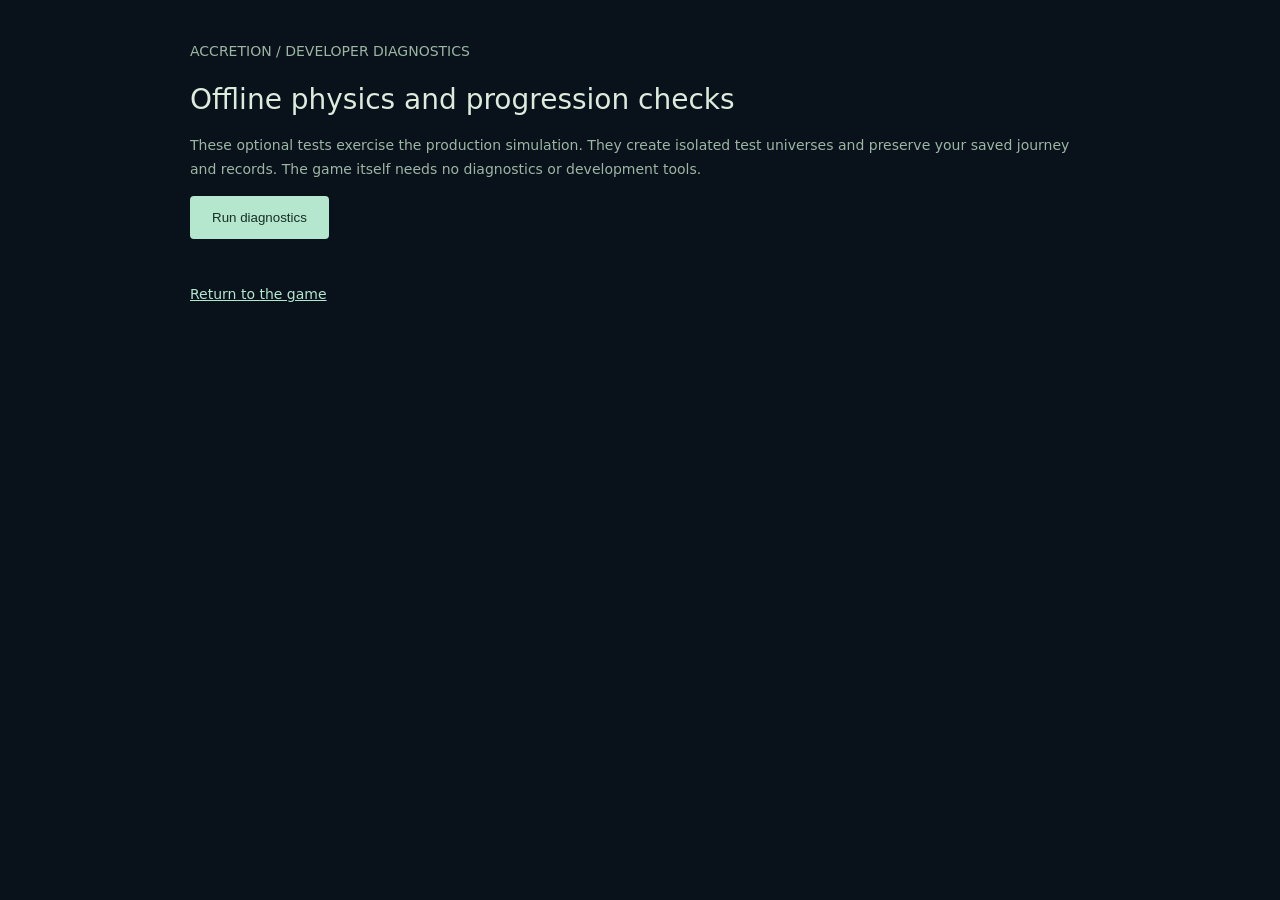
<file: tests/physics-tests.html>
<!doctype html><html lang="en"><head><meta charset="utf-8"><meta name="viewport" content="width=device-width,initial-scale=1"><title>Physics and progression diagnostics | ACCRETION</title><meta name="robots" content="noindex, nofollow"><link rel="icon" href="../favicon.svg" type="image/svg+xml"><style>body{background:#09121a;color:#dcebdc;font:14px system-ui,sans-serif;margin:40px auto;padding:0 25px;max-width:900px}h1{font-weight:400}p{color:#9db5a4;line-height:1.7}button{background:#b5e6ce;border:0;padding:14px 22px;cursor:pointer;border-radius:4px;color:#163024}table{margin-top:30px;width:100%;border-collapse:collapse}td{border-bottom:1px solid #294232;padding:12px 8px}.pass{color:#afe2ba}.fail{color:#ecaa92}small{color:#779b83}a{color:#b5e6ce}</style></head><body><p>ACCRETION / DEVELOPER DIAGNOSTICS</p><h1>Offline physics and progression checks</h1><p>These optional tests exercise the production simulation. They create isolated test universes and preserve your saved journey and records. The game itself needs no diagnostics or development tools.</p><button id="run">Run diagnostics</button><p id="summary"></p><table id="results"></table><p><a href="../index.html">Return to the game</a></p><script src="../js/core.js"></script><script src="../js/planetary.js"></script><script src="../js/life.js"></script><script src="../js/industry.js"></script><script src="../js/save.js"></script><script src="../js/audio.js"></script><script src="../js/upgrades.js"></script><script src="../js/player.js"></script><script src="../js/world.js"></script><script src="../js/ai.js"></script><script src="../js/physics.js"></script><script src="../js/effects.js"></script><script src="../js/rendering.js"></script><script src="../js/ui.js"></script><script src="../js/cosmic.js"></script><script src="../js/cosmic-rendering.js"></script><script src="../js/cosmic-ui.js"></script><script src="../js/expedition.js"></script><script src="../js/expedition-ui.js"></script><script src="../js/supernova.js"></script><script src="../js/supernova-rendering.js"></script><script src="../js/final-interstallar.js"></script><script src="../js/final-render.js"></script><script src="../js/final-ui.js"></script><script src="physics-tests.js"></script><script>document.getElementById('run').onclick=function(){this.disabled=true;document.getElementById('summary').textContent='Running isolated simulation checks…';setTimeout(()=>{const r=runAccretionTests(AC);document.getElementById('summary').textContent=r.filter(t=>t.pass).length+' / '+r.length+' checks passed.';const table=document.getElementById('results');table.textContent='';for(const t of r){const tr=document.createElement('tr');for(const text of [t.pass?'PASS':'FAIL',t.name+(t.error?' ; '+t.error:''),t.ms.toFixed(1)+' ms']){const td=document.createElement('td');td.textContent=text;tr.appendChild(td);}tr.className=t.pass?'pass':'fail';table.appendChild(tr);}this.disabled=false;},50);};</script></body></html>
</file>
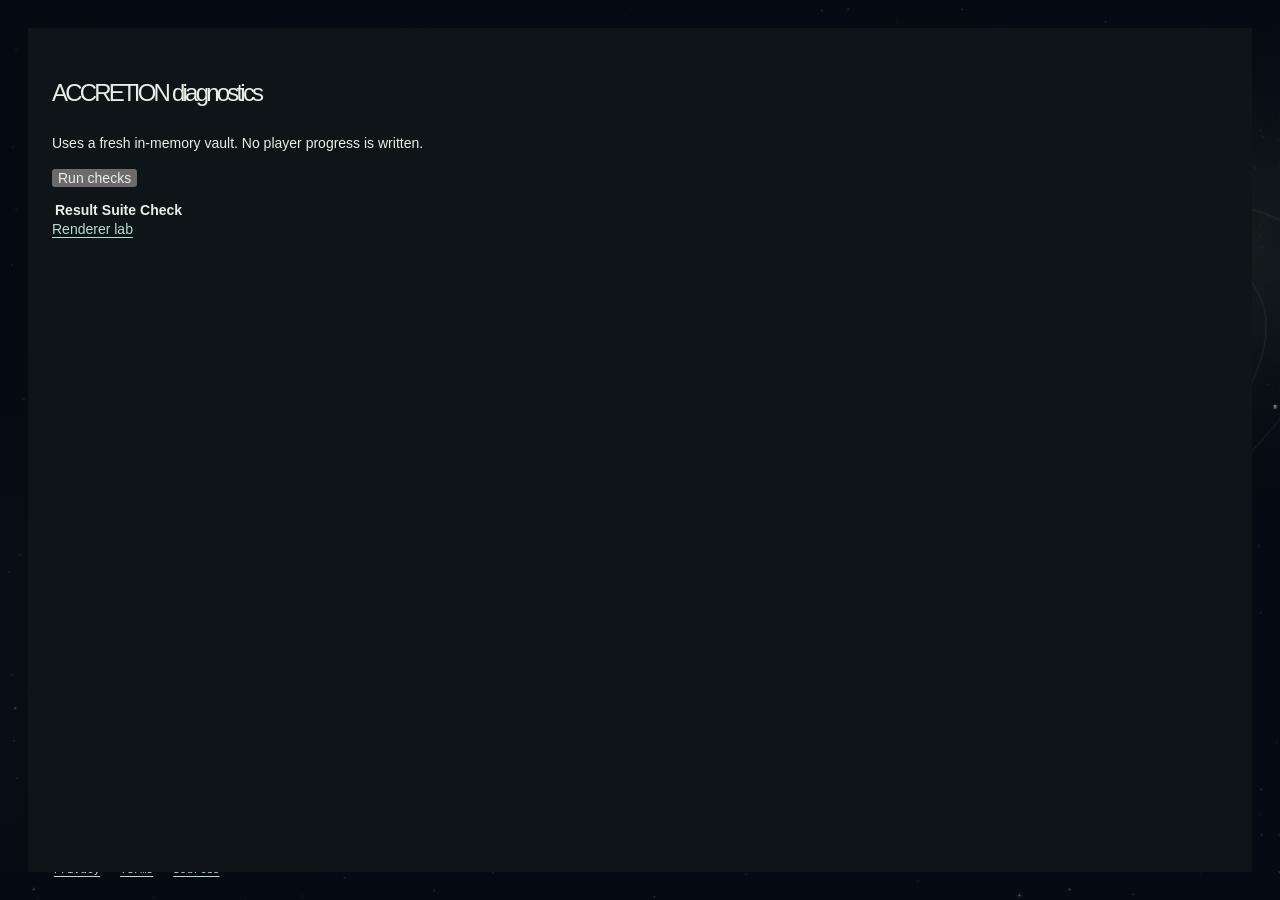
<file: tests/run-all.html>
<!doctype html>
<html lang="en">
<head>
  <meta charset="utf-8">
  <meta name="viewport" content="width=device-width,initial-scale=1">
  <meta name="robots" content="noindex, nofollow">
  <meta name="referrer" content="no-referrer">
  <meta name="theme-color" content="#070e15">
  <meta name="description" content="Grow an asteroid through gravitational capture, build a solar system, and feed a black hole in this offline single-player browser game.">
  <title>All diagnostics · ACCRETION 3.9</title>
  <link rel="icon" href="../favicon.svg" type="image/svg+xml">
  <link rel="icon" href="../favicon.ico" sizes="32x32">
  <link rel="stylesheet" href="../style.css"><link rel="stylesheet" href="../command.css">
</head>
<body>
  <canvas id="universe" aria-label="Space simulation. Use WASD or arrow keys to accelerate; Escape pauses."></canvas>
  <div class="grain" aria-hidden="true"></div>

  <main id="main-menu">
    <header class="menu-header"><div class="wordmark"><svg viewBox="0 0 40 40" aria-hidden="true"><circle cx="20" cy="20" r="7"/><ellipse cx="20" cy="20" rx="18" ry="10" transform="rotate(-35 20 20)"/></svg><span>ACCRETION</span></div><span class="eyebrow">OFFLINE FLIGHT · OPTIONAL MULTIPLAYER <i class="status-dot"></i></span></header>
    <div class="hero">
      <div class="eyebrow hero-kicker"><span class="hairline"></span> OFFLINE SPACE EVOLUTION</div>
      <h1>Grow an asteroid.<br>Build a <em>solar system.</em></h1>
      <p class="hero-copy">Use gravity to capture matter, compete with computer-controlled rivals, and evolve into a star or black hole. Play offline with keyboard and mouse. Your progress stays in this browser.</p>
      <div class="main-actions"><button id="continue-button" class="primary" data-action="continue" hidden>Continue saved game</button><button id="play-button" class="primary" data-action="play">Start new game</button><button class="secondary" data-action="modes">Game modes</button><button id="sandbox-launch" class="secondary" data-action="sandbox-start">Open sandbox</button></div>
      <button id="active-slot" class="slot-link" data-action="slots">SLOT 01 · CHANGE SAVE</button><nav class="menu-links" aria-label="Main menu"><button data-action="help">How to play</button><button data-action="settings">Settings</button><button data-action="advancements">Advancements</button><button data-action="archive">Archive</button><button data-action="lab">Life Lab</button><button data-action="cosmetics">Appearance</button><button data-action="legacy">Expeditions</button><button data-action="credits">Credits</button></nav>
      <div id="personal-record" class="personal-record"></div><div id="main-legacy-rank" class="main-legacy-rank"></div>
    </div>
    <footer class="menu-footer"><nav class="site-links" aria-label="Game information"><a href="../privacy.html" target="_blank" rel="noopener noreferrer">Privacy</a><a href="../terms.html" target="_blank" rel="noopener noreferrer">Terms</a><a href="../sources.html" target="_blank" rel="noopener noreferrer">Sources</a></nav><span>© 2026 Web Stars Studios · LOCAL SAVES <span class="version">V4.0.0</span></span></footer>
  </main>

  <div id="hud" hidden>
    <div class="flight-rail"><section class="mass-panel glass" id="hud-panel-mass" aria-label="Mass and evolution"><button class="panel-minimize" data-action="dock-panel:mass" title="Hide mass panel (1)" aria-label="Hide mass panel" aria-keyshortcuts="1">−</button>
      <div class="panel-eyebrow"><span><i class="status-dot"></i> <span id="hud-stage">TINY ASTEROID</span></span><span id="hud-class">CLASS 01</span></div>
      <div id="hud-mass" class="mass-number">1,000,000 kg</div>
      <div class="next-line"><span>NEXT <b id="hud-next">Growing asteroid</b></span><span id="hud-percent">0%</span></div>
      <div class="progress-track"><i id="adaptation-half" class="adaptation-half" aria-label="Halfway adaptation point"></i><div id="mass-progress"></div></div>
      <button id="industry-flight" class="industry-flight" data-action="engineering" hidden><span>ORBITAL ENGINEERING · K</span><b id="industry-flight-values"></b></button><p id="mass-inflow" class="mass-inflow" hidden></p><div class="goal-line"><span id="hud-goal">10 million tonnes</span><span id="hud-time">00:00</span></div>
    </section>
    <section id="command-bar" class="command-bar" aria-label="Aimed equipment" hidden><button data-action="aim:attack" id="aim-attack">X · Weapons</button><button data-action="aim:drones" id="aim-drones">Z · Aim drones</button><button data-action="aim:mining" id="aim-mining">I · Mining laser</button><button data-action="aim:flight" id="aim-flight">Flight</button><button data-action="chat">T · Signals</button><span id="command-status"></span></section><section id="scenario-hud" class="scenario-hud glass" hidden aria-live="polite"><strong id="scenario-title"></strong><span id="scenario-copy"></span><div class="progress-track"><i id="scenario-progress"></i></div></section><div id="taunt-layer" aria-live="polite"></div><p id="expedition-status" class="expedition-status" hidden></p><button id="collision-hud" class="collision-hud" data-action="collision-view" title="Open the optional two-hour encounter on the Galaxy map (G)" hidden><span id="collision-hud-title">GALACTIC ENCOUNTER</span><b id="collision-hud-clock">G · JOIN</b><i id="collision-hud-fill"></i></button><aside id="cosmic-hud" class="cosmic-hud glass" hidden><button class="panel-minimize" data-action="dock-panel:system" title="Hide system metrics (4)" aria-label="Hide system metrics" aria-keyshortcuts="4">−</button><div class="panel-eyebrow" id="cosmic-title">STAR SYSTEM</div><div id="cosmic-metrics"></div><div class="cosmic-actions"><button data-action="system">L · Manage system</button><button data-action="overview">Tab · Overview</button></div><p id="cosmic-note"></p><div id="cosmic-tip" class="cosmic-tip" role="status" hidden><b id="cosmic-tip-title"></b><p id="cosmic-tip-text"></p></div></aside><section id="flight-guide" class="flight-guide"><button class="panel-minimize" data-action="dock-panel:notes" title="Hide flight notes (6)" aria-label="Hide flight notes" aria-keyshortcuts="6">−</button><div class="eyebrow">FLIGHT NOTES <span id="guide-counter">01 / 04</span></div><div id="journey-goal" class="journey-goal" hidden><b id="journey-goal-title"></b><span id="journey-goal-progress"></span><div class="journey-track"><i id="journey-goal-fill"></i></div><p id="journey-goal-note"></p></div><p id="guide-text">Move gently through the nearby field.<br>Your gravity will bring smaller fragments into orbit.</p><div class="key-guide"><span><kbd>W A S D</kbd> thrust</span><span><kbd>SHIFT</kbd> brake</span><span><kbd>ESC</kbd> pause</span><span><kbd>H</kbd> hide HUD</span></div></section></div><div class="top-controls"><button class="life-button" data-action="lab" title="Life Lab (N)">N · LIFE LAB <span id="life-resources">0 H₂O · 0 DNA</span></button><button class="icon-button" id="mute-button" data-action="mute" title="Mute sound (M)" aria-label="Mute sound">On</button><button class="icon-button" data-action="pause" title="Pause (Escape)" aria-label="Pause">II</button></div>
    <aside class="leaderboard glass" id="hud-panel-rivals" aria-label="Leaderboard"><button class="panel-minimize" data-action="dock-panel:rivals" title="Hide leaderboard (2)" aria-label="Hide leaderboard" aria-keyshortcuts="2">−</button><div class="panel-eyebrow"><span>LOCAL RIVALS</span><span class="live-tag">COMPUTER CONTROLLED</span></div><ol id="leader-list"></ol><div class="rank-note"><span id="body-count">0 bodies in sector</span><span id="player-rank">#10</span></div></aside>
    <aside class="final-hud glass" id="hud-panel-final" hidden aria-label="Final horizon approach"><button class="panel-minimize" data-action="dock-panel:final" title="Hide final horizon (8)" aria-label="Hide final horizon" aria-keyshortcuts="8">−</button><div class="panel-eyebrow"><span>FINAL HORIZON</span><b id="final-zone">BEACON</b></div><div class="final-hud-row"><b id="final-distance">0 R</b><span id="final-bearing">0°</span></div><p id="final-approach"></p><p id="final-condition"></p><button data-action="final-course">Plot course</button></aside><div id="threat-banner" class="threat-banner" hidden><span class="threat-symbol">△</span><div><b id="threat-title">NEARBY ACCRETION</b><span id="threat-detail"></span></div></div>
    <aside class="telemetry glass" id="hud-panel-telemetry"><button class="panel-minimize" data-action="dock-panel:telemetry" title="Hide telemetry (5)" aria-label="Hide telemetry" aria-keyshortcuts="5">−</button><div class="telemetry-item"><span>VELOCITY</span><b id="hud-velocity">0.0 <small>u/s</small></b></div><div class="telemetry-item"><span>GRAVITY</span><b id="hud-gravity">1.00<small>×</small></b></div><div class="telemetry-item fps-item" title="Measured rendered frames per second. Averaged over half a second; suspended tabs are excluded."><span>FPS</span><b id="hud-fps">--</b></div><div class="telemetry-item integrity"><span>COHESION</span><b id="hud-hp">100<small>%</small></b><div class="tiny-track"><i id="hp-progress"></i></div></div></aside>
    
    <div class="abilities" id="hud-panel-abilities"><button class="panel-minimize" data-action="dock-panel:abilities" title="Hide abilities (7)" aria-label="Hide abilities" aria-keyshortcuts="7">−</button><button id="supernova-button" class="ability supernova-ability" data-action="supernova" hidden><span>SUPERNOVA<small>Choose a stellar ending</small></span></button><button id="upgrade-button" class="ability upgrade-ability" data-action="upgrades"><kbd>U</kbd><span>ADAPTATIONS <b id="upgrade-points">0</b></span></button><div class="ability" id="boost-ability"><kbd>SPACE</kbd><span id="boost-label">BURN · LOCKED</span><div class="ability-bar"><i id="boost-fill"></i></div></div><button class="ability" id="pulse-ability" data-action="pulse" hidden><kbd>E</kbd><span id="pulse-label">PULSE</span></button><button class="ability" id="surge-ability" data-action="surge" hidden><kbd>Q</kbd><span id="surge-label">SURGE</span></button></div>
    <aside class="scanner" id="hud-panel-radar"><button class="panel-minimize" data-action="dock-panel:radar" title="Hide radar (3)" aria-label="Hide radar" aria-keyshortcuts="3">−</button><div class="panel-eyebrow"><span>LOCAL SCAN</span><span id="scanner-range">1.4 ku</span></div><canvas id="minimap" width="176" height="176" aria-label="Nearby bodies radar: green is smaller, amber is similar, red is dangerous."></canvas><div class="scanner-key"><span><i class="safe-dot"></i> FOOD</span><span><i class="danger-dot"></i> THREAT</span></div></aside>
    <div class="scale-note" id="scale-note">SCALE 1× · SIMULATION UNITS</div>
  </div>

  <div id="toasts" class="toasts" role="status" aria-live="polite"></div>
  <div id="advancement-plaque" class="advancement-plaque" aria-hidden="true" hidden><span class="plaque-wing plaque-wing-left"></span><div id="advancement-plaque-icon" class="plaque-icon"></div><div class="plaque-copy"><span id="advancement-plaque-kind" class="plaque-kind"></span><strong id="advancement-plaque-title"></strong><p id="advancement-plaque-description"></p></div><span class="plaque-wing plaque-wing-right"></span><span class="plaque-shortcut">J · ADVANCEMENTS</span></div>
  <div id="advancement-announcer" class="screen-reader-only" role="status" aria-live="polite" aria-atomic="true"></div>
  <div id="evolution" class="evolution" hidden><span class="eyebrow">NEW MASS CLASS</span><div class="evolution-rule"></div><h2 id="evolution-name"></h2><p id="evolution-description"></p><span class="evolution-mass" id="evolution-mass"></span><span class="evolution-unlock">+1 ADAPTATION POINT</span></div>

<aside id="flight-dock" class="flight-dock" aria-label="Flight workspace dock, press F to open" aria-hidden="true" hidden inert>
<nav id="dock-content" class="dock-content" aria-label="Flight windows" hidden inert>
<details id="dock-instruments" class="dock-instruments"><summary class="dock-item" aria-label="Show instrument controls"><svg viewBox="0 0 48 48" aria-hidden="true" focusable="false" fill="none" stroke="currentColor" stroke-width="2" stroke-linecap="round" stroke-linejoin="round"><path d="M8 36a18 18 0 1 1 32 0M24 24l11-11M12 16l3 3m18 14 3 3M9 26h4m11-17v4"/><circle cx="24" cy="24" r="4"/></svg><span class="dock-label">Instruments · 1–8</span></summary><div class="dock-popover"><h3>Flight instruments</h3><button id="dock-panel-mass" data-action="dock-panel:mass" aria-pressed="true"><kbd>1</kbd><span>Mass</span><small id="dock-state-mass">Shown</small></button><button id="dock-panel-rivals" data-action="dock-panel:rivals" aria-pressed="true"><kbd>2</kbd><span>Rivals</span><small id="dock-state-rivals">Shown</small></button><button id="dock-panel-radar" data-action="dock-panel:radar" aria-pressed="true"><kbd>3</kbd><span>Radar</span><small id="dock-state-radar">Shown</small></button><button id="dock-panel-system" data-action="dock-panel:system" aria-pressed="true"><kbd>4</kbd><span>System metrics</span><small id="dock-state-system">Shown</small></button><button id="dock-panel-telemetry" data-action="dock-panel:telemetry" aria-pressed="true"><kbd>5</kbd><span>Telemetry</span><small id="dock-state-telemetry">Shown</small></button><button id="dock-panel-notes" data-action="dock-panel:notes" aria-pressed="true"><kbd>6</kbd><span>Flight notes</span><small id="dock-state-notes">Shown</small></button><button id="dock-panel-abilities" data-action="dock-panel:abilities" aria-pressed="true"><kbd>7</kbd><span>Abilities</span><small id="dock-state-abilities">Shown</small></button><button id="dock-panel-final" data-action="dock-panel:final" aria-pressed="true"><kbd>8</kbd><span>Final horizon</span><small id="dock-state-final">Shown</small></button><button class="dock-restore" data-action="dock-restore">Restore all instruments</button><p id="dock-quiet" class="dock-quiet">F closes · hides after 5 seconds idle</p></div></details><div class="dock-separator" aria-hidden="true"></div><button id="dock-window-lab" class="dock-item dock-lab" data-action="dock-window:lab" aria-label="Life Lab" aria-keyshortcuts="N"><svg viewBox="0 0 48 48" aria-hidden="true" focusable="false" fill="none" stroke="currentColor" stroke-width="2" stroke-linecap="round" stroke-linejoin="round"><path d="M14 5c26 12-8 24 20 38M34 5C6 18 42 30 14 43M17 10h14m-14 8h14m-13 8h12m-12 8h12"/></svg><span class="dock-label">Life Lab · N</span></button><button id="dock-window-system" class="dock-item dock-system" data-action="dock-window:system" aria-label="Solar system" aria-keyshortcuts="L"><svg viewBox="0 0 48 48" aria-hidden="true" focusable="false" fill="none" stroke="currentColor" stroke-width="2" stroke-linecap="round" stroke-linejoin="round"><circle cx="24" cy="24" r="5"/><ellipse cx="24" cy="24" rx="20" ry="13"/><circle cx="40" cy="17" r="3"/></svg><span class="dock-label">Solar system · L</span></button><button id="dock-window-galaxy" class="dock-item dock-galaxy" data-action="dock-window:galaxy" aria-label="Galaxy chart" aria-keyshortcuts="G"><svg viewBox="0 0 48 48" aria-hidden="true" focusable="false" fill="none" stroke="currentColor" stroke-width="2" stroke-linecap="round" stroke-linejoin="round"><path d="M8 29c-8-20 20-35 31-17 12 23-27 38-28 17-1-15 24-19 24-7 0 10-17 13-18 5-1-7 11-9 10-3"/></svg><span class="dock-label">Galaxy chart · G</span></button><button id="dock-window-upgrades" class="dock-item dock-upgrades" data-action="dock-window:upgrades" aria-label="Adaptations" aria-keyshortcuts="U"><svg viewBox="0 0 48 48" aria-hidden="true" focusable="false" fill="none" stroke="currentColor" stroke-width="2" stroke-linecap="round" stroke-linejoin="round"><path d="m24 6 13 18H11ZM24 24v17M14 33l10-9 10 9"/></svg><span class="dock-label">Adaptations · U</span></button><button id="dock-window-advancements" class="dock-item dock-advancements" data-action="advancements" aria-label="Advancements" aria-keyshortcuts="J"><svg viewBox="0 0 48 48" aria-hidden="true" focusable="false" fill="none" stroke="currentColor" stroke-width="2" stroke-linecap="round" stroke-linejoin="round"><path d="m24 6 6 11 12 2-9 9 2 14-11-6-11 6 2-14-9-9 12-2Z"/></svg><span class="dock-label">Advancements · J</span></button><button id="dock-window-cosmetics" class="dock-item dock-cosmetics" data-action="dock-window:cosmetics" aria-label="Appearance"><svg viewBox="0 0 48 48" aria-hidden="true" focusable="false" fill="none" stroke="currentColor" stroke-width="2" stroke-linecap="round" stroke-linejoin="round"><path d="M24 6C0 6 1 39 22 40c12 1 0-13 9-13 19 0 14-21-7-21Z"/><circle cx="13" cy="20" r="2"/><circle cx="22" cy="13" r="2"/><circle cx="32" cy="15" r="2"/></svg><span class="dock-label">Appearance</span></button><button id="dock-window-legacy" class="dock-item dock-legacy" data-action="dock-window:legacy" aria-label="Expeditions"><svg viewBox="0 0 48 48" aria-hidden="true" focusable="false" fill="none" stroke="currentColor" stroke-width="2" stroke-linecap="round" stroke-linejoin="round"><path d="M10 20a16 16 0 1 1 1 15M10 7v13h13M19 33l5-18 5 18"/></svg><span class="dock-label">Expeditions</span></button><button id="dock-window-replay" class="dock-item dock-replay" data-action="dock-window:replay" aria-label="Encounter replay" aria-keyshortcuts="V"><svg viewBox="0 0 48 48" aria-hidden="true" focusable="false" fill="none" stroke="currentColor" stroke-width="2" stroke-linecap="round" stroke-linejoin="round"><rect x="7" y="9" width="34" height="30" rx="3"/><path d="m21 18 11 7-11 7ZM13 9v30"/></svg><span class="dock-label">Encounter replay · V</span></button><button id="dock-window-photo" class="dock-item dock-photo" data-action="dock-window:photo" aria-label="Photo mode" aria-keyshortcuts="P"><svg viewBox="0 0 48 48" aria-hidden="true" focusable="false" fill="none" stroke="currentColor" stroke-width="2" stroke-linecap="round" stroke-linejoin="round"><path d="M6 15h9l4-6h10l4 6h9v25H6Z"/><circle cx="24" cy="26" r="9"/></svg><span class="dock-label">Photo mode · P</span></button><button id="dock-window-sandbox" class="dock-item dock-sandbox" data-action="dock-window:sandbox" aria-label="Sandbox" aria-keyshortcuts="B"><svg viewBox="0 0 48 48" aria-hidden="true" focusable="false" fill="none" stroke="currentColor" stroke-width="2" stroke-linecap="round" stroke-linejoin="round"><path d="M19 6v14L8 36c-3 6 35 6 32 0L29 20V6M15 6h18M13 29h22"/></svg><span class="dock-label">Sandbox · B</span></button><button id="dock-window-settings" class="dock-item dock-settings" data-action="dock-window:settings" aria-label="Settings"><svg viewBox="0 0 48 48" aria-hidden="true" focusable="false" fill="none" stroke="currentColor" stroke-width="2" stroke-linecap="round" stroke-linejoin="round"><path d="M8 12h32M8 24h32M8 36h32"/><circle cx="17" cy="12" r="4" fill="#203b39"/><circle cx="32" cy="24" r="4" fill="#203b39"/><circle cx="20" cy="36" r="4" fill="#203b39"/></svg><span class="dock-label">Settings</span></button><button id="dock-window-help" class="dock-item dock-help" data-action="dock-window:help" aria-label="Flight manual"><svg viewBox="0 0 48 48" aria-hidden="true" focusable="false" fill="none" stroke="currentColor" stroke-width="2" stroke-linecap="round" stroke-linejoin="round"><path d="M5 9c8-2 14 0 19 5 5-5 11-7 19-5v30c-8-2-14 0-19 4-5-4-11-6-19-4ZM24 14v29"/></svg><span class="dock-label">Flight manual</span></button><button id="dock-window-slots" class="dock-item dock-slots" data-action="dock-window:slots" aria-label="Save slots"><svg viewBox="0 0 48 48" aria-hidden="true" focusable="false" fill="none" stroke="currentColor" stroke-width="2" stroke-linecap="round" stroke-linejoin="round"><rect x="8" y="7" width="32" height="34" rx="3"/><path d="M15 7v12h18V7M15 41V29h18v12"/></svg><span class="dock-label">Save slots</span></button><button id="dock-window-archive" class="dock-item dock-archive" data-action="dock-window:archive" aria-label="Archive"><svg viewBox="0 0 48 48" aria-hidden="true" focusable="false" fill="none" stroke="currentColor" stroke-width="2" stroke-linecap="round" stroke-linejoin="round"><path d="M8 15h32v27H8ZM5 6h38v9H5ZM18 24h12"/></svg><span class="dock-label">Archive</span></button><div class="dock-separator" aria-hidden="true"></div><button id="dock-last" class="dock-item" data-action="dock-last" aria-label="Restore minimized window" hidden><svg viewBox="0 0 48 48" aria-hidden="true" focusable="false" fill="none" stroke="currentColor" stroke-width="2" stroke-linecap="round" stroke-linejoin="round"><path d="M10 20a16 16 0 1 1 1 15M10 7v13h13"/></svg><span class="dock-label">Restore <b id="dock-last-name"></b></span></button><button id="dock-handle" class="dock-item dock-close" data-action="dock-toggle" aria-label="Close dock (F)" aria-expanded="false" aria-controls="dock-content" aria-keyshortcuts="F"><svg viewBox="0 0 48 48" aria-hidden="true" focusable="false" fill="none" stroke="currentColor" stroke-width="2" stroke-linecap="round" stroke-linejoin="round"><path d="m12 12 24 24M36 12 12 36"/></svg><span class="dock-label">Close · F</span></button></nav></aside>
  <div id="overlay" class="overlay" hidden>
    <section class="dialog" role="dialog" aria-modal="true" aria-label="Game menu" tabindex="-1"><div class="window-bar"><span id="window-caption"></span><button id="window-minimize" data-action="window-minimize" aria-label="Minimize window and return to flight" aria-keyshortcuts="`" title="Minimize (`)">Minimize <kbd>`</kbd></button></div>
      <div id="panel-finale" class="panel" hidden><div class="eyebrow">THE JOURNEY CONTINUES</div><h2>The Final Interstallar</h2><p class="panel-intro">Your horizon has joined the distant signal. Light traces a single boundary now. Beyond it, there is still space to cross.</p><div class="finale-record"><span>MASS AFTER MERGER</span><b id="finale-mass"></b><p id="finale-points"></p></div><div class="over-actions"><button class="primary" data-action="final-continue">Continue flight</button><button data-action="final-save-menu">Save &amp; return to menu</button><button data-action="final-frame">Photo mode</button></div><p class="subtle">The merger and its mass are saved once. Continue gathering, explore, or begin another expedition from the existing menu.</p></div><div id="panel-slots" class="panel" hidden><div class="eyebrow">LOCAL SAVE STORAGE</div><h2>Save slots</h2><p class="panel-intro">Each slot has its own universe, companions, resources and records. Switching saves your current journey first.</p><div id="slot-list" class="slot-list"></div><button id="slot-cadence" class="secondary cadence-toggle" data-action="slot-cadence" aria-pressed="true">ON · Autosave every 3 evolutions</button><p class="subtle">On: checkpoint after three new astronomical classes. Off: checkpoint every 15 seconds. Pets, resources and the universe save together. Closing between checkpoints restores the last saved state. Save now or Save &amp; return to main menu keeps everything immediately.</p><p id="slot-status" role="status"></p><div class="over-actions"><button id="slot-save-now" class="secondary" data-action="save-now">Save now</button><button class="primary compact" data-action="back">Done</button></div></div><div id="panel-galaxy" class="panel" hidden><div class="eyebrow">PERSISTENT EXPEDITION CHART</div><h2>Galaxy map</h2><p class="panel-intro">Charted sectors remember visits and extracted matter. Dim sectors show estimated density. Rival markers record their last observed position, not live tracking. Coordinates use scale-relative travel.</p><canvas id="galaxy-canvas" width="640" height="400" aria-label="Galaxy sectors and course selection"></canvas><p id="galaxy-readout" role="status"></p><div class="exp-controls"><button data-action="map:north">North</button><button data-action="map:south">South</button><button data-action="map:west">West</button><button data-action="map:east">East</button><button data-action="map:in">Zoom in</button><button data-action="map:out">Zoom out</button><button data-action="map:focus">Center on you</button><button data-action="map:clear">Clear course</button></div><button id="final-map-course" data-action="final-course" hidden>Plot final horizon course</button><div id="galaxy-rivals" class="galaxy-rivals"></div><section id="galaxy-collision" class="galaxy-collision"><header><div><small>OPTIONAL GALACTIC ENCOUNTER</small><h3 id="collision-title">Two galaxies, one encounter</h3></div><b id="collision-state">OPTIONAL · STAR SCALE</b></header><canvas id="collision-diagram" width="640" height="260" aria-label="Procedural positions and tidal tails of the galactic encounter"></canvas><div class="collision-timing"><span>ACTIVE FLIGHT REMAINING</span><b id="collision-clock">02:00:00</b></div><div class="progress-track" id="collision-progress"><i id="collision-fill"></i></div><div id="collision-phases" class="collision-phases"></div><p id="collision-description"></p><p id="collision-ledger" class="subtle"></p><div class="exp-controls"><button id="collision-start" class="primary" data-action="collision-start">Join encounter</button><button id="collision-course" class="secondary" data-action="collision-course" hidden>Plot bridge course</button></div></section><button class="primary compact" data-action="back">Back</button></div>
<div id="panel-sandbox" class="panel" hidden><div class="eyebrow">ISOLATED EXPERIMENTAL SAVE</div><h2>Sandbox</h2><p class="panel-intro">All original and selected-path classes, scaled mass editing, test bodies and resources affect only this sandbox. Journey saves, achievements and records stay separate. Experimental planets are released on physical trajectories and can escape or collide.</p><section id="final-sandbox-tools"><h3>Final horizon approach</h3><p class="subtle">Choose The Interstallar above for a merger test. These buttons position the persistent landmark in this sandbox only.</p><div class="exp-controls"><button data-action="final-place:beacon">Beacon</button><button data-action="final-place:lens">Lens field</button><button data-action="final-place:disk">Disk edge</button><button data-action="final-place:photon">Photon region</button><button data-action="final-near">Steady merger test</button></div></section><section class="sandbox-mass-tools"><h3>Change your mass</h3><p id="sandbox-mass-unit" class="subtle"></p><div class="exp-controls"><label>Amount <input id="sandbox-mass-amount" type="number" min="0.000001" step="any" value="1"></label><label>Scale <select id="sandbox-mass-scale"><option value="1">×1</option><option value="10">×10</option><option value="100">×100</option><option value="1000">×1000</option><option value="1000000">×1 million</option></select></label><button data-action="sandbox-add-mass">Add mass</button><button data-action="sandbox-remove-mass">Remove mass</button><button data-action="sandbox-industry">Test engineering resources</button></div><p class="subtle">Amount uses the same unit as the current flight mass readout. Removing mass cannot go below the initial asteroid. The selected journey stays selected.</p></section><section class="sandbox-command"><h3>Resources</h3><p id="sandbox-balances" class="subtle"></p><div class="exp-controls"><label>Resource<select id="sandbox-currency"><option value="raw">Raw Material</option><option value="research">Research Points</option><option value="points">Adaptation points</option><option value="water">Water</option><option value="dna">DNA</option></select></label><label>Amount<input id="sandbox-resource-amount" type="number" min="1" max="1000000" step="1" value="100"></label><button data-action="sandbox-resource:add">Add</button><button data-action="sandbox-resource:remove">Remove</button><button data-action="sandbox-unlock-engineering">Unlock all equipment</button></div><h3>Simulation</h3><div class="sandbox-options"><label>Gravity <input id="sandbox-gravity" type="range" min="0" max="2" step=".1" value="1"></label><label>Time speed <input id="sandbox-speed" type="range" min="0.1" max="2" step=".1" value="1"></label><label>Population density <input id="sandbox-density" type="range" min="0.25" max="1.5" step=".25" value="1"></label><label>Spawn new fields <input id="sandbox-spawning" type="checkbox" checked></label><label>Rival AI <input id="sandbox-rivals" type="checkbox" checked></label><label>Player damage <input id="sandbox-damage" type="checkbox" checked></label><label>Body collisions <input id="sandbox-collisions" type="checkbox" checked></label></div><h3>Place real bodies and structures</h3><div class="exp-controls"><label>Type<select id="sandbox-spawn-type"><option value="planet">Planet</option><option value="moon">Moon</option><option value="gas">Gas giant</option><option value="star">Star</option><option value="blackhole">Black hole</option><option value="system">Solar system</option><option value="galaxy">Galaxy</option><option value="belt">Asteroid belt</option><option value="nebula">Nebula</option></select></label><label>Count<input id="sandbox-spawn-count" type="number" min="1" max="8" value="1"></label><label>Mass / your mass<input id="sandbox-spawn-mass" type="number" min="0.000001" max="10" step="0.01" value="0.1"></label><label>Distance (scale units)<input id="sandbox-spawn-distance" type="number" min="100" max="2000" value="550"></label><label>Orbit speed<input id="sandbox-spawn-speed" type="number" min="0" max="2" step=".1" value="1"></label><button data-action="sandbox-place">Place structure</button><button data-action="sandbox-clear">Clear unbound ambient bodies</button></div><p class="subtle">Speed 1 is approximately circular. Above 1.42 usually escapes. The physical body budget still applies. AP is capped at 100, other resource limits remain in force.</p></section><div id="sandbox-route-classes" class="sandbox-routes"></div><div id="sandbox-classes" class="exp-choice-grid"></div><div class="exp-controls"><button data-action="sandbox-body:planet">Release planet</button><button data-action="sandbox-body:moon">Planet and moon</button><button data-action="sandbox-body:resonance">Release 2:1 pair</button><button data-action="sandbox-cloud">Dust cloud</button><button data-action="sandbox-flare">Forecast flare</button><button data-action="sandbox-magnetar">Magnetar encounter</button><button data-action="sandbox-pets">Unlock test companions</button></div><button class="primary compact" data-action="back">Back</button></div>
<div id="panel-replay" class="panel" hidden><div class="eyebrow">ENCOUNTER RECORDER</div><h2 id="replay-title">Encounter replay</h2><p id="replay-description" class="panel-intro"></p><canvas id="replay-canvas" width="640" height="400" aria-label="Recorded encounter playback"></canvas><label for="replay-seek">Replay timeline</label><input id="replay-seek" type="range" min="0" max="1" step="0.001" value="0"><div class="exp-controls"><button id="replay-play" data-action="replay-play">Play / pause</button><button id="replay-speed" data-action="replay-speed">1×</button><button data-action="back">Back</button></div></div>
<div id="panel-photo" class="panel" hidden><div class="eyebrow">FROZEN CAMERA</div><h2>Photo mode</h2><p class="subtle">Simulation paused. Pan and frame the current scene. PNG export excludes the interface.</p><div class="exp-controls"><button data-action="photo:left">Left</button><button data-action="photo:right">Right</button><button data-action="photo:up">Up</button><button data-action="photo:down">Down</button><button data-action="photo:in">Zoom in</button><button data-action="photo:out">Zoom out</button><button data-action="photo:focus">Focus selection</button><button id="photo-paths" data-action="photo:paths" aria-pressed="false">Orbit paths</button><button id="photo-labels" data-action="photo:labels" aria-pressed="false">Labels</button></div><div class="exp-controls" aria-label="Photo export resolution"><button id="photo-scale-one" data-action="photo-scale:1" aria-pressed="true">1× export</button><button id="photo-scale-two" data-action="photo-scale:2" aria-pressed="false">2× export · max 3840 px</button><button id="photo-final-focus" data-action="final-frame" hidden>Focus final horizon</button></div><label for="photo-exposure">Export exposure</label><input id="photo-exposure" type="range" min="-1" max="1" step="0.05" value="0"><div class="exp-controls"><button class="primary compact" data-action="photo:export">Export PNG</button><button data-action="photo:close">Return</button></div></div>

<div id="panel-modes" class="panel" hidden><div class="eyebrow">CHOOSE YOUR FLIGHT</div><h2>Game modes</h2><p class="panel-intro">Journey slots, Sandbox, Boss gauntlet and Salvage expedition have separate progress. Multiplayer is a live arena and does not write journey records.</p><div id="mode-list" class="mode-list"></div><button class="secondary compact" data-action="back">Back</button></div>
<div id="panel-network" class="panel" hidden><div class="eyebrow">OPTIONAL ONLINE PLAY</div><h2>Multiplayer arena</h2><p class="panel-intro">Join a private room on your own backend. Everyone shares the same asteroids, gravity, growth and combat. Up to eight players. The server controls mass, hits and purchases. Rooms reset when empty.</p><div class="network-fields"><label>Server address<input id="network-url" type="url" value="ws://localhost:8765" autocomplete="off" spellcheck="false"></label><label>Room code<input id="network-room" value="ORBIT" maxlength="24" autocomplete="off" spellcheck="false"></label><label>Pilot name<input id="network-name" value="Pilot" maxlength="24" autocomplete="off"></label><label>Server access key, if configured<input id="network-key" type="password" maxlength="128" autocomplete="off"></label></div><p id="network-status" role="status">Not connected.</p><div class="exp-controls"><button class="primary compact" data-action="network-connect">Connect</button><button class="secondary compact" data-action="network-disconnect">Disconnect</button><a href="../MULTIPLAYER.html" target="_blank" rel="noopener noreferrer">Backend setup and scope</a></div><p class="subtle">Live matches keep running while a menu is open. Text and any media you send are shared with the room. Shared media is hidden unless enabled in Settings. Offline play never contacts a server.</p><button class="secondary compact" data-action="back">Back</button></div>
<div id="panel-chat" class="panel" hidden><div class="eyebrow">LOCAL SIGNALS / ROOM CHAT</div><h2>Quick signals</h2><div id="quick-signals" class="mode-list"></div><label class="signal-message">Custom message<input id="signal-text" maxlength="96" autocomplete="off"></label><div class="exp-controls"><button data-action="send-message">Send signal</button><button data-action="taunt-editor">Edit taunts</button><button data-action="resume">Return</button></div><p class="subtle">T opens signals. Y sends your first saved taunt. Signals last five seconds, with a three-second cooldown. Nearby rivals answer during offline play.</p></div>
<div id="panel-taunts" class="panel" hidden><div class="eyebrow">YOUR FLIGHT SIGNALS</div><h2>Custom taunts</h2><p class="panel-intro">Choose text, a local image or GIF, or both. Four saved signals. No remote image URLs. Maximum 96 KB per image.</p><div class="exp-controls"><label>Signal <select id="taunt-slot"><option value="0">1</option><option value="1">2</option><option value="2">3</option><option value="3">4</option></select></label><label>Shape <select id="taunt-shape"><option value="speech">Speech frame</option><option value="angular">Angular panel</option><option value="banner">Banner</option><option value="circle">Round badge</option></select></label></div><label class="signal-message">Message<input id="taunt-text" maxlength="96" autocomplete="off"></label><label class="signal-upload">Image or animated GIF<input id="taunt-file" type="file" accept="image/png,image/jpeg,image/gif,image/webp"></label><div id="taunt-preview" class="taunt-preview"></div><p id="taunt-upload-status" role="status"></p><div class="exp-controls"><button data-action="taunt-save">Save signal</button><button data-action="taunt-remove-media">Remove media</button><button data-action="back">Back</button></div></div>
<div id="panel-system" class="panel" hidden><div class="eyebrow">ORBITAL OBSERVATORY</div><h2>Solar system</h2><p class="panel-intro">Inspect captured bodies, orbit stability and collision risks.</p><div id="system-summary"></div><div class="system-tabs" role="group" aria-label="Observatory view"><button id="system-tab-worlds" data-action="system-tab:worlds" aria-pressed="true">Orbits and worlds</button><button id="system-tab-matter" data-action="system-tab:matter" aria-pressed="false">Matter flow</button><button id="system-tab-blueprints" data-action="system-tab:blueprints" aria-pressed="false">Blueprints</button></div><figure class="system-diagram"><canvas id="system-diagram" width="680" height="250" aria-label="Current system positions and orbital paths"></canvas><figcaption id="system-diagram-caption">Select a body on the diagram or in the list.</figcaption></figure><div id="system-matter" class="system-matter" hidden></div><div id="system-blueprints" class="system-blueprints" hidden></div><div id="system-worlds" class="system-layout"><div id="system-list"></div><div id="system-inspect"></div></div><button class="primary compact" data-action="resume">Return to flight</button></div><div id="panel-pause" class="panel" hidden><div class="eyebrow">MOMENTUM SUSPENDED</div><h2>Game paused</h2><p class="panel-intro">Your universe is paused. Take your time.</p><div class="pause-actions"><button class="primary" data-action="resume">Resume journey </button><button class="secondary" data-action="upgrades">Adaptations · U</button><button class="secondary" data-action="engineering">Engineering trees · K</button><button class="secondary" data-action="modes">Game modes</button><button class="secondary" data-action="taunt-editor">Signals and taunts</button><button class="secondary" data-action="lab">Life Lab · Companions</button><button class="secondary" data-action="settings">Settings</button><button class="secondary" data-action="advancements">Advancements · J</button><button class="secondary" data-action="help">Flight manual</button><button class="secondary" data-action="cosmetics">Appearance</button><button class="secondary" data-action="legacy">Expeditions</button><button class="secondary" data-action="slots">Save slots</button><button class="secondary" data-action="save-now">Save now</button><button class="secondary" data-action="galaxy">Galaxy map · G</button><button class="secondary" data-action="replay">Encounter replay · V</button><button class="secondary" data-action="photo">Photo mode · P</button><button class="secondary" data-action="sandbox" id="sandbox-tools-button">Sandbox experiments · B</button><button id="pause-supernova" class="secondary supernova-ability" data-action="supernova" hidden>Choose evolution path</button><button class="secondary" data-action="restart">Restart journey</button><button class="text-button" data-action="main">Save & return to main menu</button></div><p class="subtle" id="save-note">Your journey is saved automatically on this browser.</p></div>
      <div id="panel-lab" class="panel" hidden><div class="eyebrow">THE LIFE LAB · 50 DISCOVERIES</div><h2>Companion collection</h2><p class="panel-intro">Collide with blue-marked icy asteroids to collect water. Mint-marked rocks contain scarce DNA: one sample per discovery. Use 500 water and 100 DNA in the discovery wheel to place a companion egg in incubation. Then fly while it develops.</p><div id="lab-tabs" class="lab-tabs" role="tablist"></div><p id="lab-hint" class="lab-hint" hidden></p><section class="pet-showcase"><canvas id="pet-preview" width="640" height="260" aria-label="Animated companion preview"></canvas><div class="pet-showcase-info"><span class="eyebrow" id="pet-preview-rarity"></span><h3 id="pet-preview-name"></h3><p id="pet-preview-description"></p><div id="pet-size-controls" class="pet-size-controls"></div></div></section><section class="discovery-panel" data-lab-tab="discover"><div class="wheel-wrap"><div class="wheel-pointer" aria-hidden="true"></div><div id="discovery-wheel" aria-hidden="true"><span>DNA</span></div></div><div class="wheel-info"><h3>Discovery wheel</h3><p>Common 59% · Rare 35% · Epic 5% · Legendary 1%</p><p class="subtle">Common includes the 14 existing Uncommon companions. Each spin selects an undiscovered pet in its sector. Completed sectors cost nothing. No purchases or cash value.</p><button id="wheel-spin" class="secondary" data-action="life:spin">Spin · 500 water + 100 DNA</button><p id="wheel-result" role="status"></p></div></section><section id="pet-evolution" class="pet-evolution" data-lab-tab="equipped"></section><div id="lab-resources" class="lab-resources"></div><div id="lab-equipped" class="lab-equipped" data-lab-tab="equipped"></div><section id="pet-rename" class="pet-rename" data-lab-tab="equipped" hidden><label for="pet-nickname">Companion nickname <small id="pet-rename-species"></small></label><div class="pet-rename-controls"><input id="pet-nickname" type="text" maxlength="24" autocomplete="off" spellcheck="false" aria-describedby="pet-name-help"><button data-action="life:rename">Save name</button><button data-action="life:reset-name">Reset</button></div><p id="pet-name-help" class="subtle">Up to 24 characters. Press Enter to save. Leave blank to use the original name.</p></section><div id="lab-eggs" class="lab-eggs" data-lab-tab="incubator"></div><div id="lab-filters" class="lab-filters" data-lab-tab="collection"></div><div id="lab-pets" class="lab-pets" data-lab-tab="collection"></div><p class="subtle">Wheel odds are shown above; a full incubator blocks further spins. Only the equipped pet grants its listed thrust, gravity and collision-defense bonuses. All companions also extend life-signal detection. Collection and eggs carry across journeys within the selected save slot. These imagined organisms are science fiction.</p><button class="primary compact" data-action="back">Back</button></div><div id="panel-settings" class="panel" hidden><div class="eyebrow">FLIGHT CONFIGURATION</div><h2>Game settings</h2><div class="settings-list"><h3 class="settings-group">Interface</h3><label class="setting-row"><span>Interface theme<span class="setting-help">One palette for flight instruments, all menus, the dock, diagrams and miniature advancement frames. Earned palettes carry across your save slots.</span></span><select id="setting-theme"></select></label><div class="theme-sample"><small>PALETTE PREVIEW</small><strong id="theme-title"></strong><span id="theme-description"></span><div class="theme-swatches" aria-hidden="true"><i></i><i></i><i></i><i></i></div></div><h3 class="settings-group">Sound</h3>
        <label class="setting-row"><span>Master volume<span class="setting-help">Overall level for every sound the game synthesises.</span></span><input id="setting-volume" type="range" min="0" max="1" step="0.01"></label>
        <label class="setting-row"><span>Ambient synth<span class="setting-help">A subtle, optional flight soundscape.</span></span><input id="setting-ambient" type="range" min="0" max="1" step="0.01"></label>
        <label class="setting-row"><span>Mute all audio<span class="setting-help">Silences music, ambience and every one-shot cue.</span></span><input id="setting-mute" type="checkbox"></label>
        <h3 class="settings-group">Black-hole light</h3><label class="setting-row"><span>Horizon beacon<span class="setting-help">Show the gold bearing marker and radar beacon.</span></span><input id="setting-finalBeacon" type="checkbox"></label><label class="setting-row"><span>Gentle light changes<span class="setting-help">Limit feeding brightness and merger swells. Reduced Motion also freezes decorative rotation.</span></span><input id="setting-finalFlashSafe" type="checkbox"></label><p id="final-render-status" class="subtle" role="status"></p><h3 class="settings-group">Rendering and flight</h3><label class="setting-row"><span>Companion size<span class="setting-help">Visual size only; companion bonuses stay the same.</span></span><select id="setting-petSize"><option value="small">Small</option><option value="medium">Medium</option><option value="large">Large</option></select></label>
        <label class="setting-row"><span>Camera shake<span class="setting-help">Impacts and evolutions nudge the viewport.</span></span><input id="setting-shake" type="checkbox"></label>
        <label class="setting-row"><span>Orbital trails<span class="setting-help">Draws the recent path behind moving bodies.</span></span><input id="setting-trails" type="checkbox"></label>
        <label class="setting-row"><span>Trajectory prediction<span class="setting-help">Forecasts your unpowered path, and enables the O orbit overlay.</span></span><input id="setting-prediction" type="checkbox"></label>
        <label class="setting-row"><span>Companion name label<span class="setting-help">Shows the equipped companion's name beneath it during flight.</span></span><input id="setting-companionLabel" type="checkbox"></label>
        <label class="setting-row"><span>Mouse steering<span class="setting-help">Hold the left mouse button to thrust toward it.</span></span><input id="setting-mouse" type="checkbox"></label>
        <label class="setting-row"><span>Reduced motion<span class="setting-help">Disables camera shake, evolution zoom bursts, hatch sequences and plaque reveals. Holds Interstallar and remnant rings still. System reduced-motion settings also keep the dock, hatching and plaques still.</span></span><input id="setting-reducedMotion" type="checkbox"></label>
        <h3 class="settings-group">Milestones</h3><label class="setting-row"><span>Advancement plaques<span class="setting-help">Framed notifications and their chimes when you earn a milestone. Progress still records when disabled.</span></span><input id="setting-achievementNotices" type="checkbox"></label>
        <label class="setting-row"><span>Plaque position<span class="setting-help">Top sits below warnings; bottom sits above flight telemetry. Notifications wait through menus, photo mode and evolution.</span></span><select id="setting-achievementPosition"><option value="top">Top</option><option value="bottom">Bottom</option></select></label>
        <label class="setting-row"><span>Next journey difficulty<span class="setting-help">Applies to new journeys. Relaxed: 35% less damage. Hardcore: 50% maximum cohesion, scarce worlds and increasingly rare bodies near your class. Rare caches carry extra DNA, water and 50–150 Raw Material.</span></span><select id="setting-difficulty"><option value="standard">Standard</option><option value="relaxed">Relaxed</option><option value="hardcore">Hardcore</option></select></label>
<h3 class="settings-group">Animations</h3><p class="subtle">These switches freeze decorative motion only. Orbit physics, gas consumption and gameplay keep running. Reduced Motion overrides all of them.</p><label class="setting-row"><span>Planet rotation<span class="setting-help">Spin terrain, gas bands and stellar surfaces.</span></span><input id="setting-animPlanets" type="checkbox"></label><label class="setting-row"><span>Cloud motion<span class="setting-help">Drifting cloud decks and surface storms.</span></span><input id="setting-animClouds" type="checkbox"></label><label class="setting-row"><span>Black-hole motion<span class="setting-help">Disk streams, photon paths and compact-object surface waves.</span></span><input id="setting-animHorizon" type="checkbox"></label><label class="setting-row"><span>Nebula detail motion<span class="setting-help">Subtle internal texture motion in gas clouds.</span></span><input id="setting-animNebula" type="checkbox"></label><label class="setting-row"><span>Station and hardware motion<span class="setting-help">Antenna rotation, habitation rings and decorative machinery.</span></span><input id="setting-animHardware" type="checkbox"></label><label class="setting-row"><span>Companion motion<span class="setting-help">Decorative companion movement.</span></span><input id="setting-animCompanions" type="checkbox"></label><label class="setting-row"><span>Evolution cinematics<span class="setting-help">Cinematic camera transitions and milestone slow motion.</span></span><input id="setting-animEvents" type="checkbox"></label><label class="setting-row"><span>Animated taunt media<span class="setting-help">Allow GIFs in signal bubbles. Disable to display text only.</span></span><input id="setting-animTaunts" type="checkbox"></label><h3 class="settings-group">Signals</h3><label class="setting-row"><span>Show signals<span class="setting-help">Display nearby quick messages and taunts.</span></span><input id="setting-showTaunts" type="checkbox"></label><label class="setting-row"><span>Show multiplayer media<span class="setting-help">Allow local images or GIFs sent by other players in your room.</span></span><input id="setting-sharedMedia" type="checkbox"></label><h3 class="settings-group">Performance and resolution</h3><p class="subtle">For a Chromebook, try Eco CPU, shaders Off, Low gas, Low textures and 720p or 540p. Resolution affects the game canvas; menus stay sharp.</p><label class="setting-row"><span>CPU budget<span class="setting-help">Limits ambient body, nebula and detail budgets. Important planets and rivals keep their physics.</span></span><select id="setting-cpuBudget"><option value="eco">Eco</option><option value="balanced">Balanced</option><option value="full">Full</option></select></label><label class="setting-row"><span>Shader and light budget<span class="setting-help">Off uses Canvas only and skips lens distortion and expensive final-horizon rays.</span></span><select id="setting-shaderMode"><option value="off">Off / Canvas</option><option value="balanced">Balanced</option><option value="high">High</option></select></label><label class="setting-row"><span>Planet textures<span class="setting-help">Cached surface maps and spherical projection detail.</span></span><select id="setting-textureDetail"><option value="low">Low</option><option value="medium">Medium</option><option value="high">High</option></select></label><label class="setting-row"><span>Nebula detail<span class="setting-help">Hide visual clouds, or reduce their layered texture cost. Gas remains physical.</span></span><select id="setting-gasDetail"><option value="off">Hidden</option><option value="low">Low</option><option value="high">High</option></select></label><label class="setting-row"><span>Visual quality<span class="setting-help">Performance lowers render resolution and decorative layers.</span></span><select id="setting-quality"><option value="high">High</option><option value="low">Performance</option></select></label><label class="setting-row"><span>Adaptive visual detail<span class="setting-help">Reduce decorative samples when frame rate falls.</span></span><input id="setting-adaptive" type="checkbox"></label><label class="setting-row"><span>Final horizon quality<span class="setting-help">Stage disks use live Canvas geometry with adaptive detail. The separate final landmark can use local WebGL at High and cached null rays at Medium; Low reduces both effects.</span></span><select id="setting-finalQuality"><option value="auto">Auto</option><option value="high">High</option><option value="medium">Medium</option><option value="low">Low</option></select></label><label class="setting-row"><span>Gravitational lensing<span class="setting-help">Bend stars and nebulae near visible horizons. Gameplay gravity stays the same.</span></span><input id="setting-finalLensing" type="checkbox"></label><label class="setting-row"><span>Physical disk beaming<span class="setting-help">Optional orbital Doppler brightness asymmetry. Stage designs use original animated geometry; beaming adds directional brightness to captured matter.</span></span><input id="setting-finalPhysical" type="checkbox"></label><label class="setting-row"><span>Frame limit<span class="setting-help">30–240 FPS in steps of 5. The final slider position is Unlimited. Lower caps reduce CPU work; physics retains its fixed step.</span></span><span class="fps-slider"><output id="fps-cap-value" for="setting-frameLimit">60 FPS</output><input id="setting-frameLimit" type="range" min="30" max="245" step="5" value="60" aria-label="FPS cap: 30 to 240, then Unlimited" list="fps-stops"><datalist id="fps-stops"><option value="30" label="30"></option><option value="60" label="60"></option><option value="120" label="120"></option><option value="240" label="240"></option><option value="245" label="Unlimited"></option></datalist></span></label><label class="setting-row"><span>Internal resolution<span class="setting-help">Target vertical pixels, preserving the window aspect ratio. Auto follows adaptive detail; Native uses device pixels up to 2×.</span></span><select id="setting-resolution"><option value="auto">Auto</option><option value="native">Native</option><option value="2160">2160p</option><option value="1440">1440p</option><option value="1080">1080p</option><option value="900">900p</option><option value="720">720p</option><option value="540">540p</option><option value="360">360p</option></select></label>      </div><button class="primary compact" data-action="back">Done </button></div>
      <div id="panel-help" class="panel" hidden><div class="eyebrow">THE FLIGHT MANUAL</div><h2>Flight manual</h2><div class="help-grid">
        <article><span class="step-number">01</span><h3>Drift with intention.</h3><p>WASD or arrows apply thrust. Release to coast. Hold Shift to brake. Momentum matters: move slowly through a field to let gravity work.</p></article>
        <article><span class="step-number">02</span><h3>Catch an orbit.</h3><p>Smaller objects curve toward you. Early captures spiral inward. At star scale, suitable trajectories can settle into stable orbits. Absorb bodies below about 63% of your simulation mass; similar bodies bounce and fragment.</p></article>
        <article><span class="step-number">03</span><h3>Read the danger.</h3><p>Red markers indicate larger bodies. Build sideways velocity for a slingshot, then thrust outward. Large impacts damage cohesion; it regenerates after six quiet seconds. Hardcore caps cohesion at 50% and makes worlds scarcer as you grow. Rare cache-marked bodies carry extra DNA, water and Raw Material; collect them through contact or inner absorption.</p></article>
        <article><span class="step-number">04</span><h3>Adapt and evolve.</h3><p>Each major evolution grants one point. Press U for three stackable choices. Unlock Space for escape burns, E for a gravity pulse, and Q for amplified gravity.</p></article>
      </div><details class="manual-chapter"><summary>Solar systems and matter</summary><p>At star scale, coast to preserve planets. Hold O for orbital paths. Tab toggles a wide system view; click a planet to select it. L opens the observatory. C collapses the selected orbit over time. Gas disks condense into planetesimals. Black holes collect matter in a disk before gradually accreting it. Seek nebulae and dense galactic arms.</p></details><details class="manual-chapter"><summary>Life signals and incubation</summary><p>Look for H₂O and DNA markers on icy asteroids. Physical contact collects the marked resources once. Tidal breakup preserves them in the stream; collect them when it reaches your inner accretion region. A passing or escaping stream awards nothing. Press N for Life Lab. Use the discovery wheel to obtain an egg, spend 20–180 seconds in flight, then return to hatch it. Equip one of 50 companions to extend life-signal detection. Your collection survives new journeys. Equip a companion to give it a saved nickname in the Life Lab. Press H during flight to hide or restore the HUD and notifications; Escape still opens the pause menu.</p></details><details class="manual-chapter"><summary>Save slots and companion bonuses</summary><p>Equipped companions grant rarity-based thrust, gravity and collision protection, listed in the Life Lab. Choose one of three save slots from the main or pause menu. Its toggle enables checkpoints every three evolutions; turn it off for regular timed autosaves. Save now also keeps all progress. Companion size is adjustable in Settings or the Life Lab.</p></details><div class="manual-controls"><span><kbd>J</kbd> advancements</span><span><kbd>H</kbd> hide / restore HUD</span><span><kbd>N</kbd> Life Lab / companions</span><span><kbd>WASD / ↑↓←→</kbd> accelerate</span><span><kbd>SHIFT</kbd> brake</span><span><kbd>SPACE</kbd> burn, when unlocked</span><span><kbd>E / Q</kbd> special abilities</span><span><kbd>U</kbd> adaptations</span><span><kbd>M</kbd> mute</span><span><kbd>WHEEL</kbd> zoom</span><span><kbd>R</kbd> recenter / reset zoom</span><span><kbd>ESC</kbd> pause / back</span></div><details class="manual-chapter"><summary>Charts, replay and photo mode</summary><p>Press G to chart visited sectors and plot a course; V opens the latest recorded encounter. P pauses the universe for a photo with local PNG export. Equipped companions develop permanent evolution branches in Life Lab. At star scale, the observatory shows composition, climate and established period relationships. Flare forecasts give twelve seconds of warning before a moving physical wave. Sandbox has its own save and never updates journey records.</p></details><div class="manual-controls"><span><kbd>G</kbd> galaxy chart</span><span><kbd>V</kbd> encounter replay</span><span><kbd>P</kbd> photo mode</span><span><kbd>B</kbd> experiments, in sandbox</span></div><details class="manual-chapter"><summary>Journey goals and discovery</summary><p>Flight notes show an optional journey goal for your current class. Complete one per class to earn a banked adaptation point. Goals measure real captures, exploration, stable systems or accreted mass. No water, DNA or pets are awarded. Press J for a connected advancement catalogue with six branches. Earned milestones display framed plaques with task, goal or challenge chimes. Settings can disable the notifications or move them below your system. Records and the journey log remain in the Archive. The Archive keeps your latest discoveries and goals. Different fields have their own shapes and drift; the galaxy chart shows richer routes.</p></details><details class="manual-chapter"><summary>Flight, weather and climate</summary><p>Ordinary stellar classes share scale-relative movement. Selected journeys keep ordinary stellar movement until their remnant stage, when the stated speed multiplier activates. Press 1–8 to hide or restore individual HUD instruments: mass, rivals, radar, system metrics, telemetry, flight notes, and abilities. Press ` to minimize the open window and return to flight. Press F to open the dock. It never opens on hover, and hides after five idle seconds, when the pointer leaves, or when you open a window. Reopen windows there, or press their usual N, L, G, U, V, or P shortcut again to toggle them. H still hides the full HUD. U opens the deterministic engineering tree. Use its branch tabs and plus buttons; all costs and prerequisites are visible.</p></details><details class="manual-chapter"><summary>Orbital engineering: U</summary><p>The old random choices have become a deterministic tree. Earn one adaptation point at halfway and one at the end of every evolution bar. Points are banked before Moon scale, when the five main branches open: Mining, Science, Attack, Defense and Speed. Mining starts free: install Orbital Outpost for a station and one drone. Drones travel to intact rocks, cut them apart, and carry finite Raw Material home. Shots and mining fracture real mass into recoverable debris; ore is not regenerated by rebreaking it.</p><p>Science: spend 25 Raw Material to build the Research Centre. Each powered batch consumes 50 Raw Material and returns one Research Point after 18 simulated seconds. Installed research and power upgrades shorten that time. Most ranks cost one adaptation point plus one Research Point. From rank three, or after ten powered research minutes, they cost two Research Points. Every row lists prerequisites and shows installed ranks. Science unlocks the other branches, advanced mining, optics, sample recovery, stellar engineering, Energy and Cosmetics.</p><p>Attack builds turrets that prioritize rivals and otherwise fracture ore-bearing rocks. Optics and two turret ranks unlock attack lasers; mining lasers require an installed attack laser, two Mining Fleet ranks and Drill Assemblies. Defense adds shielding and existing damage reduction. Speed adds thrusters, counter-thrust, braking and the Space boost. All installations add visible modules to your body or station, including stellar and remnant forms.</p><p>Energy: build closed-cycle turbines, fission reactors, fusion reactors, stellar collectors and Dyson swarms in sequence. Batteries store surplus power in Balanced mode. Charge mode diverts generation from mining, research, weapons and shield recharge; ordinary flight still works. Fleet Overclock spends stored power to speed up all powered equipment together. Short duration means higher intensity, up to 2.5×; flight gains at most 25%. Both sliders show the actual available-battery tradeoff. Timers stop in menus. Cosmetics adds decorative follower worlds with a visibility toggle; they carry no physical mass or capture bonuses.</p></details><details class="manual-chapter"><summary>Orbital blueprints</summary><p>The observatory has five optional Blueprints. Assemble planets, moons, belts and period relationships through real captures, then coast through the uninterrupted hold. First completion earns the Architect crest. Survived impacts leave a capped history of craters or fractures; gas worlds show disturbed bands, and stellar bodies retain the record as plasma or disk imprints.</p></details><details class="manual-chapter"><summary>Appearance and commemorative journeys</summary><p>Appearance lets you select earned body markings, companion accessories; Settings holds the unified interface theme. These have no gameplay bonuses. After reaching star scale and completing four different class journey goals in one run, Expeditions lets you retire your body and begin as an asteroid with an optional harder promise. Companions, eggs, resources, achievements and cosmetics carry over within the slot; your old body, orbits and adaptations retire. Rank rewards commemorate the journey without increasing your power. Ready eggs now open in a short reveal showing the actual creature, with a distinctive legendary sequence. Reveal companion skips to the result. Reduced motion displays it immediately.</p></details><details class="manual-chapter"><summary>Selected evolution journeys</summary><p>At Massive Star, CHOOSE PATH unlocks in flight and pause. Selection keeps your current star, mass, momentum, health, adaptations and partly filled growth goal. Future stages follow your selected journey. Singularity: Contracting Supergiant, Collapsing Core, then Singularity and the existing black holes. Nebula: Mass-shedding Star, Expanding Stellar Shell, then Emission Nebula, Molecular Cloud, Stellar Nursery and Galactic Nebula. Neutron: Compressed Stellar Core, Proto-neutron Core, Small Neutron Star, Magnetar, then Strange Matter. Gravastar: Dense Shell Star, Vacuum-transition Core, then Compact, Vacuum and Cosmic Gravastar. A later starting star retains its current form.</p></details><details class="manual-chapter"><summary>Path progression and remnant abilities</summary><p>Each new class requires five times the previous threshold. Revise a choice while still at the starting star stage; the first branch evolution locks it. EVOLUTION PATH then shows the reached and upcoming stages. Supernova and special abilities arrive when the first remnant is reached, after the two precursor classes. Singularity doubles gravity and moves at two-thirds speed. Nebula has no gravity and slowly dissolves overlapping matter. Neutron stars gain 35% speed; Magnetar adds 50% gravity. Strange Matter gains a conversion field and 25% speed. Gravastars gain 25–60% gravity and 40–55% collision protection, moving at 90% speed. The actual supernova impulse can disturb nearby orbits. Ignoring the choice keeps normal stellar growth through Stellar Colossus. These compressed transitions retain mass and do not model real stellar mass loss.</p></details><details class="manual-chapter"><summary>Living horizons</summary><p>Each black-hole class has its own procedural silhouette: ember lanes, a tilted copper vortex, polar jets, a golden torus, a galactic maelstrom, a quasar crown and the Interstallar. Bright knots travel around the disk; inner lanes turn faster. Stored captured matter controls gas brightness and jet activity. Faint returned-light arcs can appear without stored matter. The Interstallar has separate moving outer filaments. Pause and Photo freeze all flow; Reduced Motion holds the optional paths still, and Performance lowers their detail.</p></details><details class="manual-chapter"><summary>The Interstallar</summary><p>The Interstallar is the final evolution after the ultramassive black hole. Its pale inner ring and amber outer disk carry moving filaments; inner lanes turn faster. Accretion brightens the flow. Your mass can keep growing after the final class. Reduced motion holds the rings still, and pausing or taking a photo freezes them. To inspect this class immediately, use the separate Sandbox and press B for experiments.</p></details><p class="science-note">Inspired by astronomy, designed for play. Mass labels follow astronomical landmarks; size, time, distance, and mass ratios are compressed. The camera locks to your interpolated body position; R recenters it and resets zoom. A dotted line forecasts unpowered flight. The original circular endpoint stays inside the screen; an amber cross warns of projected contact. Sources are assumed to keep their current velocity, so the forecast is an estimate. It begins at your rendered body and uses the same gravity softening as flight physics. Hold <kbd>O</kbd> during flight for faint orbit ellipses around bodies already on screen, and select a body to see its PERI and APO markers drawn in place. M⊕ = Earth masses · M_J = Jupiter masses · M⊙ = Solar masses.</p><details class="manual-chapter"><summary>The Final Interstallar</summary><p>Actual black-hole forms can discover a distant persistent horizon. Follow the gold marker or press G to plot its course; 8 hides its approach instrument. Beacon, lens, disk and photon zones lead to an irreversible inner-flow warning. Turn outward early with full thrust; Shift brakes. Defense and emergency shell still work. An early black hole cannot merge.</p><p>At The Interstallar or greater black-hole scale, slow below 38 scale-relative units per second between 1 and 3 shadow radii and hold for 1.5 seconds. The protected merger takes ten active, visible seconds; Escape pauses it. The two masses combine once, then flight continues. Charting and completing make explicit checkpoints. Sandbox placements award no journey advancements. In Photo mode, choose 1× or 2× export; PNG width is capped at 3840 pixels.</p></details><details class="manual-chapter"><summary>Galactic encounters and FPS</summary><p>Press G after reaching star scale and choose Join encounter. Four phases last thirty minutes each, counted only during visible active flight. Follow the bridge course to gather its finite gas and condensed worlds. Completion banks three adaptation points up to the 100-point cap, increases gravity by 10% and gas intake by 20% for this journey. Its clock is saved every minute without changing your chosen flight checkpoint cadence. FPS in telemetry measures rendered frames over half a second. Hidden tabs are excluded. Reduced Motion freezes decorative galactic rotation.</p></details><button class="primary compact" data-action="back">Understood </button></div>
      <div id="panel-supernova" class="panel" hidden><div class="eyebrow">CHOOSE YOUR EVOLUTION JOURNEY</div><h2>Evolution paths</h2><p class="panel-intro">Choose at Massive Star or a later stellar class. Keep your current star, mass, movement, adaptations, companions and saved universe. Future growth follows the selected stages instead of the normal stellar sequence.</p><p id="supernova-status" class="nova-status" role="status"></p><div id="supernova-options" class="supernova-options"></div><p class="subtle">Change your choice while you are still at the starting star stage. The first branch evolution locks it for this journey. Every new class requires five times the previous threshold. Supernova and remnant abilities activate only when the remnant stage is reached. Strange Matter and gravastars are speculative fictional gameplay forms.</p><button class="primary compact" data-action="back">Return to flight</button></div><div id="panel-upgrades" class="panel" hidden><div class="eyebrow">EVOLUTION THROUGH ADAPTATION</div><h2 id="upgrades-title">Orbital engineering.</h2><p id="upgrades-intro" class="panel-intro">Select one adaptation. Each choice becomes part of this journey.</p><nav class="upgrade-family" aria-label="Upgrade system"><button id="family-adaptations" data-action="upgrade-family:adaptations">Adaptations · AP</button><button id="family-engineering" data-action="upgrade-family:engineering">Engineering · RP</button></nav><div id="industry-resources" class="engineering-resources"></div><nav id="upgrade-branches" class="engineering-tabs" aria-label="Engineering branches"></nav><section id="energy-controls" hidden><h3>Power routing</h3><label class="energy-row">Mode <select id="industry-mode"><option value="balanced">Balanced</option><option value="charge">Charge batteries</option><option value="standby">Standby</option></select></label><p id="energy-status" class="subtle"></p><label class="energy-row">Overclock duration <input id="overclock-duration" type="range" min="5" max="60" value="20" step="1"></label><label class="energy-row">Target intensity <input id="overclock-strength" type="range" min="1.01" max="2.5" value="1.5" step=".01"></label><p id="overclock-preview" role="status"></p><button id="overclock-start" data-action="industry-overclock">Activate overclock</button><p class="subtle">All powered machinery runs faster. Flight gains at most 25% speed. Charging pauses machinery; ordinary flight still works. Pausing stops all timers.</p></section><section id="cosmetic-follower-controls" hidden><button id="follower-toggle" data-action="industry-followers">Follower worlds: visible</button><p class="subtle">Decorative worlds carry no mass and never count as captured planets.</p></section><div id="upgrade-cards" class="upgrade-cards"></div><section id="engineering-tree" hidden><div class="tree-toolbar"><span>Follow connecting lines. Select a node to inspect its requirements.</span><label>Zoom <input id="tree-zoom" type="range" min="0.65" max="1.35" step="0.05" value="1"></label></div><div class="tree-layout"><div id="tree-viewport" class="tree-viewport" tabindex="0" aria-label="Scrollable engineering prerequisite tree"><div id="tree-canvas"></div></div><aside id="tree-inspect" class="tree-inspect" aria-live="polite"></aside></div></section><section id="guardian-controls" hidden><h3>Assemble orbital cover</h3><p id="guardian-status"></p><button id="guardian-build" data-action="guardian-build">Assemble guardian</button><p class="subtle">Physical mass leaves your core and enters an orbit. Guardians shield you only while stably bound. Ejection, collisions and mass loss can remove that protection.</p></section><div id="installed-upgrades" class="installed-upgrades"></div><button class="text-button" data-action="resume">Return to flight</button></div>
      <div id="panel-archive" class="panel" hidden>
        <div class="archive-heading"><div><div class="eyebrow">THE STORY OF YOUR GRAVITY</div><h2 id="archive-title">Advancements</h2></div><span id="achievement-total" class="achievement-total"></span></div>
        <div class="archive-tabs" role="group" aria-label="Archive view"><button id="archive-tab-advancements" data-action="archive-view:advancements" aria-pressed="true">Advancements</button><button id="archive-tab-records" data-action="archive-view:records" aria-pressed="false">Records</button><button id="archive-tab-journal" data-action="archive-view:journal" aria-pressed="false">Journey log</button></div>
        <section id="archive-advancements" aria-label="Achievement catalogue">
          <div class="advancement-overall"><i id="achievement-overall-fill"></i></div>
          <nav id="achievement-branches" class="achievement-branches" aria-label="Advancement branches"></nav>
          <div class="achievement-toolbar"><label class="achievement-search-label" for="achievement-search">Find a milestone<input id="achievement-search" type="search" maxlength="80" autocomplete="off" spellcheck="false" aria-label="Search all advancement titles and requirements"></label><div class="achievement-filters" role="group" aria-label="Achievement status"><button id="achievement-filter-all" data-action="achievement-filter:all" aria-pressed="true">All</button><button id="achievement-filter-earned" data-action="achievement-filter:earned" aria-pressed="false">Earned</button><button id="achievement-filter-locked" data-action="achievement-filter:locked" aria-pressed="false">Locked</button></div></div>
          <div class="advancement-branch-heading"><h3 id="achievement-branch-title"></h3><p id="achievement-branch-note"></p></div>
          <div class="advancement-layout"><div id="achievements" class="advancement-map" aria-label="Connected advancement map" tabindex="0"></div><aside id="achievement-inspect" class="achievement-inspect" aria-label="Selected milestone"></aside></div>
          <p class="advancement-help">Select a badge to inspect it. Tab and arrow keys navigate the map. Connections guide your journey; milestones are earned independently. <kbd>J</kbd> opens or minimizes this window during flight.</p>
        </section>
        <div id="archive-stats" class="stats-grid" hidden></div><section id="journey-archive" class="journey-archive" hidden><h3>Journey log</h3><div id="journey-log"></div></section><button class="primary compact" data-action="back">Back</button>
      </div>
<div id="panel-cosmetics" class="panel" hidden><div class="eyebrow">EARNED THROUGH YOUR JOURNEYS</div><h2>Appearance</h2><p class="panel-intro">Choose a body marking and companion accessory. Settings holds one interface theme for your HUD, menus, dock, charts and advancement plaques. Earn them through achievements or commemorative expeditions.</p><canvas id="cosmetic-preview" width="680" height="260" aria-label="Preview of your chosen body marking, companion accessory and plaque frame"></canvas><p id="cosmetic-caption" class="subtle"></p><button class="secondary compact" data-action="settings">Interface theme settings</button><div id="cosmetic-choices"></div><button class="primary compact" data-action="back">Done</button></div>
<div id="panel-legacy" class="panel" hidden><div class="eyebrow" id="legacy-rank">EXPEDITIONS</div><h2>A fresh beginning</h2><p class="panel-intro">Retire a completed stellar journey and return as an asteroid. Keep a record of what you built, unlock commemorative looks, and choose a harder optional promise.</p><section id="legacy-current" class="legacy-current"></section><div id="legacy-requirements" class="legacy-requirements"></div><h3>Choose your next promise</h3><div id="legacy-choices" class="legacy-choices"></div><p id="legacy-note" class="legacy-note"></p><button id="legacy-begin" class="primary compact" data-action="legacy-begin" disabled>Retire this body &amp; begin expedition</button><h3 class="legacy-history-heading">Retired journeys</h3><div id="legacy-history" class="legacy-history"></div><button class="secondary compact" data-action="back">Back</button></div>
<div id="panel-hatch" class="panel hatch-panel" hidden><div class="eyebrow" id="hatch-rarity"></div><h2 id="hatch-name"></h2><canvas id="hatch-canvas" width="640" height="330" aria-label="An egg opens and your procedural companion emerges"></canvas><p id="hatch-phase" role="status"></p><p id="hatch-description" class="subtle"></p><button id="hatch-skip" class="secondary compact" data-action="hatch-skip">Reveal companion</button><div id="hatch-finish" class="over-actions" hidden><button id="hatch-equip" class="primary compact" data-action="hatch-equip">Equip &amp; return to collection</button><button class="secondary compact" data-action="hatch-return">Keep in collection</button></div><p class="subtle" id="hatch-save-note">Your companion is already safely recorded. Closing or skipping the reveal never changes its rarity or awards a second creature.</p></div>
      <div id="panel-credits" class="panel" hidden><div class="eyebrow">ABOUT ACCRETION</div><h2>ACCRETION</h2><p class="panel-intro">A space evolution game with offline journeys, scenario modes and an optional private multiplayer arena.</p><div class="credit-copy"><p>Black holes in this game are an original real-time rendering inspired by published scientific visualisation. No film footage, images or sound are included.</p><p>Every surface, nebula, star, particle, and sound is generated locally. No external art, music, fonts or runtime libraries. Offline modes make no network requests. Optional multiplayer connects only to the server address you enter.</p><p>Built with JavaScript, Canvas 2D, CSS, and the Web Audio API. See the <a href="../sources.html" target="_blank" rel="noopener noreferrer">sources and implementation notes</a> for the scientific references and local source files.</p><p>Mass labels use astronomical reference points. Distances, elapsed time, growth rates and gravitational interactions are compressed for gameplay. Companions are fictional lifeforms.</p><p><a href="../privacy.html" target="_blank" rel="noopener noreferrer">Privacy policy</a> · <a href="../terms.html" target="_blank" rel="noopener noreferrer">Terms and conditions</a> · <a href="../LICENSE.txt" target="_blank" rel="noopener noreferrer">Source license</a></p><p class="subtle">© 2026 Web Stars Studios<br>Version 4.0.0 · Orbital Command · Full source included · MIT licensed<br>Desktop keyboard and mouse recommended.</p></div><button class="primary compact" data-action="back">Back </button></div>
      <div id="panel-over" class="panel" hidden><div class="eyebrow">MATTER IS NEVER TRULY LOST</div><h2>Journey ended</h2><p id="over-reason" class="panel-intro"></p><div id="final-stats" class="stats-grid"></div><div class="over-actions"><button class="primary" data-action="play">Begin again </button><button class="secondary" data-action="replay">Watch encounter</button><button class="secondary" data-action="main">Main menu</button></div></div>
    </section>
  </div>
  <noscript><div class="noscript">ACCRETION needs JavaScript enabled in your browser. Extract the entire ZIP, then open index.html.</div></noscript>
  
  <script src="diagnostic-hooks.js"></script><script src="../js/core.js"></script><script src="../js/planetary.js"></script><script src="../js/life.js"></script><script src="../js/industry.js"></script><script src="../js/command.js"></script><script src="../js/save.js"></script><script src="isolation.js"></script><script src="../js/audio.js"></script><script src="../js/upgrades.js"></script><script src="../js/player.js"></script><script src="../js/world.js"></script><script src="../js/ai.js"></script><script src="../js/physics.js"></script><script src="../js/effects.js"></script><script src="../js/rendering.js"></script><script src="../js/ui.js"></script><script src="../js/cosmic.js"></script><script src="../js/cosmic-rendering.js"></script><script src="../js/cosmic-ui.js"></script><script src="../js/expedition.js"></script><script src="../js/expedition-ui.js"></script><script src="../js/supernova.js"></script><script src="../js/supernova-rendering.js"></script><script src="../js/final-interstallar.js"></script><script src="../js/final-render.js"></script><script src="../js/final-ui.js"></script><script src="../js/industry-rendering.js"></script><script src="../js/industry-ui.js"></script><script src="../js/command-rendering.js"></script><script src="../js/command-ui.js"></script><script src="../js/multiplayer.js"></script><script src="../js/game.js"></script>

<div id="all-test-output" class="diagnostic-output"><h1>ACCRETION diagnostics</h1><p>Uses a fresh in-memory vault. No player progress is written.</p><button id="all-test-run">Run checks</button><pre id="all-test-results"></pre><table class="diagnostic-table"><thead><tr><th>Result</th><th>Suite</th><th>Check</th></tr></thead><tbody id="all-test-table"></tbody></table><a href="final-interstallar-lab.html">Renderer lab</a></div><script src="physics-tests.js"></script><script src="final-interstallar-tests.js"></script><button id="run-cosmic-tests" hidden></button><pre id="cosmic-test-output" hidden></pre><script src="cosmic-tests-browser.js"></script><script src="life-tests-browser.js"></script><script src="component-tests.js"></script><script src="horizon-tests.js"></script><script src="command-tests.js"></script><script src="run-all.js"></script></body>
</html>
</file>
<file: pages.css>
*{box-sizing:border-box}html{color-scheme:dark}body{margin:0;background:#0b1419;color:#dce5e1;font:16px/1.75 system-ui,-apple-system,"Segoe UI",sans-serif}a{color:#bddbca;text-underline-offset:4px}a:hover{color:#fff}a:focus-visible,button:focus-visible{outline:2px solid #bddbca;outline-offset:5px}header,main,footer{width:min(900px,100% - 40px);margin-inline:auto}header{display:flex;align-items:center;justify-content:space-between;gap:24px;padding:26px 0;border-bottom:1px solid #33433f}header>a{font-weight:650;letter-spacing:2px;text-decoration:none;font-size:14px}nav{display:flex;flex-wrap:wrap;gap:10px 20px;font-size:13px}main{padding:45px 0 60px;max-width:760px}h1{font-size:clamp(32px,6vw,49px);letter-spacing:-1.2px;line-height:1.15;font-weight:550;margin:12px 0 24px}h2{font-size:21px;margin:38px 0 12px;line-height:1.3}h3{font-size:17px}p,li{color:#bbc8c2}li{margin:8px 0}.eyebrow{font:11px ui-monospace,monospace;letter-spacing:1.6px;color:#a7c5b6}.notice{border-left:3px solid #bfa777;padding:12px 20px;background:#15221e;margin:24px 0}.notice p{margin:0}.meta{font-size:13px;color:#9aae9f}.button{display:inline-block;padding:12px 20px;background:#bddbca;color:#10251a;border:1px solid #bddbca;border-radius:3px;text-decoration:none;font-size:14px;font-weight:600;margin-top:12px}.button:hover{background:#d1e7d8;color:#10251a}code{font:13px ui-monospace,monospace;background:#1b2924;padding:2px 5px;overflow-wrap:anywhere}table{width:100%;border-collapse:collapse;margin:20px 0;font-size:14px}th,td{text-align:left;border-bottom:1px solid #33433f;padding:12px 10px;vertical-align:top}th{color:#dbe5df}td{color:#bbc8c2}.table-wrap{overflow:auto}footer{border-top:1px solid #33433f;padding:24px 0 36px;font-size:12px;color:#9aae9f}footer p{font-size:12px}.skip{position:absolute;left:20px;top:-80px;background:#bddbca;color:#10251a;padding:10px}.skip:focus{top:8px}section{scroll-margin-top:20px}@media(max-width:600px){header{align-items:flex-start;flex-direction:column;gap:16px}main{padding-top:28px}table{font-size:12px}th,td{padding:10px 6px}}@media print{body{background:#fff;color:#111}p,li,td,.meta,a,footer{color:#222}header,footer,.button,.skip{display:none}.notice{background:none}main{width:100%;max-width:none}}
</file>
<file: style.css>
:root{color-scheme:dark;--bg:#070e15;--panel:rgba(8,17,24,.76);--line:rgba(172,200,192,.15);--muted:#859c9a;--text:#e7ece5;--aqua:#b5e6ce;--gold:#d8bc8d;--danger:#e3a08b;--mono:ui-monospace,"Cascadia Code","SFMono-Regular",Consolas,monospace;--sans:Inter,"Segoe UI",Arial,sans-serif}
*{box-sizing:border-box}html,body{margin:0;width:100%;height:100%;overflow:hidden;background:var(--bg);font-family:var(--sans);color:var(--text);font-size:14px}button,input,select{font:inherit}button{cursor:pointer;color:inherit}button:focus-visible,input:focus-visible,select:focus-visible{outline:2px solid var(--aqua);outline-offset:5px}button{border:0}button:disabled{opacity:.4;cursor:default}[hidden]{display:none!important}#universe{position:fixed;inset:0;width:100%;height:100%;display:block}.grain{position:fixed;inset:0;pointer-events:none;opacity:.14;background:repeating-linear-gradient(0deg,transparent,transparent 3px,rgba(147,185,176,.027) 4px);z-index:1}.eyebrow,.panel-eyebrow{font-family:var(--mono);font-size:10px;letter-spacing:1.6px;font-weight:400;color:var(--muted);line-height:1.5}.panel-eyebrow{display:flex;align-items:center;justify-content:space-between;font-size:9px;letter-spacing:1.1px}.status-dot,.safe-dot,.danger-dot{display:inline-block;width:5px;height:5px;border-radius:50%;background:var(--aqua);vertical-align:middle;margin-right:7px;box-shadow:0 0 9px rgba(var(--accent-rgb),0.271)}.danger-dot{background:var(--danger)}.hairline{display:inline-block;width:30px;height:1px;background:var(--aqua);vertical-align:middle;margin-right:12px}.menu-header{position:absolute;top:32px;left:4.2%;right:4.2%;display:flex;align-items:center;justify-content:space-between}.wordmark{display:flex;align-items:center;gap:12px;font-size:12px;letter-spacing:4px;font-weight:500}.wordmark svg{width:35px;height:35px;fill:none;stroke:var(--aqua);stroke-width:1}.wordmark svg circle{fill:var(--aqua);stroke:none}.menu-header .status-dot{margin:0 0 0 12px}.hero{position:absolute;left:8%;top:23%;max-width:620px}.hero-kicker{font-size:9px;letter-spacing:2.4px;color:var(--accent)}h1{font-weight:400;font-size:clamp(42px,4.65vw,74px);letter-spacing:-2.8px;line-height:1.12;margin:28px 0 24px}h1 em{font-family:Georgia,"Times New Roman",serif;color:var(--aqua);font-weight:400}p{line-height:1.75}.hero-copy{color:var(--muted);line-height:1.85;font-size:13px;margin-bottom:31px}.primary{background:var(--aqua);color:var(--surface);min-height:50px;padding:15px 22px;border:1px solid var(--aqua);display:flex;align-items:center;justify-content:space-between;gap:30px;font-size:12px;font-weight:600;letter-spacing:.2px;transition:background .2s,transform .2s,box-shadow .2s;border-radius:3px}.primary:hover{background:var(--accent);box-shadow:0 4px 30px rgba(var(--accent-rgb),0.082);transform:translateY(-1px)}.primary span{font-size:19px;font-weight:300}.main-actions{display:flex;gap:10px}.main-actions .primary{min-width:247px}.main-actions .secondary{min-width:130px}.menu-links{display:flex;gap:23px;margin-top:28px}.menu-links button,.text-button{padding:0;background:none;border:0;color:var(--muted);font-size:11px;line-height:2;transition:color .2s}.menu-links button:hover,.text-button:hover{color:var(--aqua)}.personal-record{margin-top:28px;color:var(--muted);font-size:9px;font-family:var(--mono);letter-spacing:.5px}.menu-footer{position:absolute;left:4.2%;right:4.2%;bottom:29px;display:flex;align-items:center;justify-content:space-between;font-family:var(--mono);font-size:8px;letter-spacing:1.3px;color:var(--muted)}.menu-footer>span{display:flex;align-items:center;gap:10px}.menu-footer b{font-weight:400;color:var(--muted)}.journey-line{width:78px;height:1px;background:var(--raised);margin:0 3px}.version{margin-left:18px;color:var(--muted)}#main-menu{position:fixed;inset:0;z-index:2}.glass{background:rgba(10,22,28,.91);border:1px solid var(--line);backdrop-filter:blur(12px);border-radius:5px}#hud{position:fixed;inset:0;pointer-events:none;z-index:2}#hud button{pointer-events:auto}.mass-panel{position:absolute;top:24px;left:26px;width:316px;padding:18px 19px 15px}.mass-panel .panel-eyebrow{font-size:8px;letter-spacing:.85px}.mass-panel .status-dot{width:4px;height:4px}.mass-number{font-size:29px;letter-spacing:-1.15px;line-height:1.25;margin:14px 0 20px;font-weight:400;font-variant-numeric:tabular-nums;white-space:nowrap}.next-line,.goal-line{display:flex;justify-content:space-between;align-items:center;font-family:var(--mono);font-size:8px;color:var(--muted);letter-spacing:.5px}.next-line b{color:var(--accent);font-weight:400;letter-spacing:0;margin-left:6px}.next-line>span:last-child{color:var(--aqua)}.progress-track{height:3px;background:var(--surface);margin:9px 0 10px;overflow:hidden;border-radius:2px}#mass-progress{height:100%;background:var(--aqua);width:0%;box-shadow:0 0 10px var(--accent);transition:width .3s ease}.goal-line{color:var(--muted);letter-spacing:0;font-size:8px}.top-controls{position:absolute;right:26px;top:24px;display:flex;gap:7px}.icon-button{width:32px;height:32px;border:1px solid var(--line);background:rgba(var(--surface-rgb),0.8);color:var(--muted);border-radius:3px;font-size:13px}.icon-button:hover{border-color:var(--aqua);color:var(--aqua)}.leaderboard{position:absolute;top:70px;right:26px;width:224px;padding:16px 15px 11px}.live-tag{font-size:7px;color:var(--muted);border:1px solid var(--raised);padding:1px 4px;letter-spacing:.8px}.leaderboard ol{padding:0;margin:14px 0 11px;list-style:none}.leaderboard li{display:grid;grid-template-columns:16px 1fr auto;align-items:center;gap:5px;padding:7px 0;font-size:10px}.leaderboard li .rank{font-family:var(--mono);font-size:8px;color:var(--muted)}.leaderboard li .lb-mass{font-family:var(--mono);font-size:8px;color:var(--muted);white-space:nowrap;max-width:119px;overflow:hidden;text-overflow:ellipsis}.leaderboard li.you{color:var(--aqua)}.leaderboard li.you .lb-mass{color:var(--aqua)}.rank-note{border-top:1px solid var(--line);padding-top:10px;display:flex;justify-content:space-between;font-family:var(--mono);font-size:8px;color:var(--muted)}.threat-banner{position:absolute;top:24px;left:50%;transform:translateX(-50%);padding:11px 17px;border:1px solid #d5927533;background:rgba(var(--surface-rgb),0.478);display:flex;align-items:center;gap:12px;border-radius:4px;max-width:320px;color:var(--danger)}.threat-symbol{font-size:22px}.threat-banner b{font-family:var(--mono);display:block;font-size:8px;letter-spacing:1px;font-weight:400}.threat-banner div>span{font-size:9px;color:#be9c89;display:block;margin-top:4px}.threat-banner.escaping{border-color:rgba(var(--accent-rgb),0.271);background:rgba(var(--surface-rgb),0.467);color:var(--aqua)}.telemetry{position:absolute;bottom:30px;left:26px;display:flex;padding:14px 0}.telemetry-item{padding:0 19px;min-width:106px;border-right:1px solid var(--line)}.telemetry-item:last-child{border:none}.telemetry-item>span{display:block;font-family:var(--mono);font-size:8px;letter-spacing:1px;color:var(--muted)}.telemetry-item b{display:block;font-family:var(--mono);font-size:19px;font-weight:400;margin-top:7px;font-variant-numeric:tabular-nums}.telemetry-item small{font-size:8px;color:var(--muted);margin-left:5px}.tiny-track{height:2px;background:var(--raised);margin-top:5px}.tiny-track i{display:block;width:100%;height:100%;background:var(--aqua);transition:width .2s}.flight-guide{position:absolute;left:29px;bottom:142px;width:315px}.flight-guide .eyebrow{font-size:8px;color:var(--muted);display:flex;justify-content:space-between}.flight-guide .eyebrow span{color:var(--muted)}.flight-guide p{font-size:11px;line-height:1.8;color:var(--muted);margin:11px 0}.key-guide{display:flex;gap:11px;color:var(--muted);font-size:8px}.key-guide span{white-space:nowrap}kbd{font-family:var(--mono);font-size:8px;border:1px solid rgba(var(--muted-rgb),0.302);color:var(--accent);border-radius:2px;padding:3px 4px;font-weight:400;white-space:nowrap}.key-guide kbd{font-size:7px;margin-right:3px}.abilities{position:absolute;left:50%;bottom:31px;transform:translateX(-50%);display:flex;gap:8px}.ability{position:relative;border:1px solid rgba(var(--muted-rgb),0.29);background:rgba(9,20,24,.8);min-width:123px;height:43px;padding:8px 11px;display:flex;align-items:center;gap:8px;border-radius:4px;white-space:nowrap}.ability>span{font-family:var(--mono);font-size:7px;letter-spacing:.4px;color:var(--muted)}.ability b{font-weight:400;background:rgba(var(--accent-rgb),0.129);color:var(--aqua);padding:2px 4px;margin-left:3px}.ability-bar{position:absolute;bottom:0;left:0;right:0;height:2px;background:var(--raised)}.ability-bar i{display:block;height:100%;width:0%;background:var(--aqua)}.ability.ready>span{color:var(--aqua)}.upgrade-ability.has-points{border-color:rgba(var(--accent-rgb),0.467);background:rgba(var(--surface-rgb),0.933)}.upgrade-ability:hover{border-color:var(--accent)}.scanner{position:absolute;right:26px;bottom:29px;width:176px}.scanner>.panel-eyebrow{font-size:8px;letter-spacing:.9px}.scanner canvas{width:176px;height:176px;display:block;margin:6px 0}.scanner-key{display:flex;justify-content:center;gap:15px;font-family:var(--mono);font-size:7px;letter-spacing:.5px;color:var(--muted)}.scanner-key i{width:4px;height:4px;margin-right:4px}.scale-note{position:absolute;bottom:91px;left:50%;transform:translateX(-50%);font-family:var(--mono);font-size:7px;letter-spacing:1.4px;color:var(--muted);white-space:nowrap}.toasts{position:fixed;top:100px;left:50%;transform:translateX(-50%);width:min(400px,85vw);z-index:12;pointer-events:none;display:flex;flex-direction:column;gap:8px}.toast{padding:13px 17px;background:rgba(var(--surface-rgb),0.929);border-left:2px solid var(--aqua);border-radius:3px;box-shadow:0 8px 28px #0003;animation:toast-in .3s ease}.toast.gold{border-color:var(--gold)}.toast.danger{border-color:var(--danger)}.toast small{font-family:var(--mono);font-size:8px;letter-spacing:1.1px;color:var(--aqua)}.toast.gold small{color:var(--gold)}.toast.danger small{color:var(--danger)}.toast p{font-size:11px;color:var(--accent);margin:5px 0 0;line-height:1.5}.toast.exiting{opacity:0;transition:opacity .4s}@keyframes toast-in{from{opacity:0;transform:translateY(-8px)}to{opacity:1;transform:none}}.evolution{position:fixed;top:37%;left:50%;transform:translateX(-50%);width:min(660px,90vw);text-align:center;pointer-events:none;z-index:5;animation:evolve-in .8s ease}.evolution:before{content:"";position:absolute;inset:-55px -120px;background:radial-gradient(ellipse,rgba(var(--surface-rgb),0.929),transparent 72%);z-index:-1}.evolution .eyebrow{color:var(--aqua);font-size:10px;letter-spacing:5px}.evolution-rule{height:1px;width:90px;margin:22px auto;background:linear-gradient(90deg,transparent,var(--aqua),transparent)}.evolution h2{font-size:43px;font-weight:300;letter-spacing:-1px;margin:0 0 12px}.evolution p{font-size:12px;color:var(--accent);margin:0 0 18px}.evolution-mass{display:block;font-family:var(--mono);font-size:13px;color:var(--aqua)}.evolution-unlock{display:block;margin-top:25px;font-family:var(--mono);font-size:8px;letter-spacing:2px;color:var(--muted)}@keyframes evolve-in{from{opacity:0;filter:blur(7px);transform:translateX(-50%) scale(.95)}to{opacity:1;filter:blur(0);transform:translateX(-50%) scale(1)}}.overlay{position:fixed;inset:0;display:flex;justify-content:center;align-items:center;z-index:10;background:rgba(3,9,14,.78);backdrop-filter:blur(15px);padding:30px;overflow:auto}.dialog{width:min(760px,100%);max-height:calc(100vh - 60px);overflow-y:auto;padding:38px 42px;background:var(--surface);border:1px solid rgba(var(--muted-rgb),0.161);border-radius:8px;box-shadow:0 30px 120px #0006}.dialog:focus{outline:none}.dialog h2{font-size:32px;font-weight:400;letter-spacing:-.9px;margin:16px 0 13px}.panel-intro{font-size:12px;color:var(--muted);line-height:1.8;margin:0 0 25px}.pause-actions{display:grid;grid-template-columns:1fr 1fr;gap:10px}.pause-actions>.primary,.pause-actions>.text-button{grid-column:span 2}.pause-actions>.text-button{margin-top:8px}.secondary{background:rgba(var(--surface-rgb),0.439);border:1px solid rgba(var(--muted-rgb),0.22);border-radius:3px;padding:13px 18px;font-size:11px;color:var(--accent);min-height:44px;text-align:left;transition:background .2s}.secondary:hover{background:rgba(var(--raised-rgb),0.667);border-color:rgba(var(--muted-rgb),0.502)}.subtle{color:var(--muted);font-size:10px;line-height:1.8}.pause-actions+.subtle{margin:22px 0 0;text-align:center}.settings-list{margin:16px 0 26px}.setting-row{display:flex;justify-content:space-between;align-items:center;gap:22px;padding:12px 0;border-bottom:1px solid var(--line);font-size:12px;color:var(--accent)}.setting-help{font-size:9px;color:var(--muted);display:block;margin-top:4px;line-height:1.5}input[type=range]{width:155px;accent-color:var(--aqua)}input[type=checkbox]{width:16px;height:16px;accent-color:var(--aqua)}select{background:var(--surface);border:1px solid var(--muted);border-radius:3px;padding:7px 10px;color:var(--accent);font-size:11px}.compact{min-width:155px;min-height:44px}.help-grid{display:grid;grid-template-columns:1fr 1fr;gap:12px 30px;margin-top:25px}.help-grid h3{font-size:13px;font-weight:400;color:var(--text);margin:9px 0}.help-grid p{font-size:11px;color:var(--muted);line-height:1.9;margin:0 0 16px}.step-number{font-family:var(--mono);font-size:10px;color:var(--accent)}.manual-controls{border-top:1px solid var(--line);padding-top:22px;display:grid;grid-template-columns:repeat(3,1fr);gap:17px 9px;margin:7px 0 22px;font-size:9px;color:var(--muted)}.manual-controls kbd{margin-right:5px}.science-note{font-size:9px;color:var(--muted);line-height:1.8;border-left:1px solid var(--raised);padding-left:14px;margin-bottom:22px}.credit-copy{font-size:12px;line-height:1.9;color:var(--muted);max-width:540px;margin-bottom:28px}.upgrade-cards{display:grid;grid-template-columns:repeat(3,1fr);gap:12px}.upgrade-card{text-align:left;padding:22px 17px 18px;min-height:250px;border:1px solid rgba(var(--muted-rgb),0.42);border-radius:5px;background:var(--surface);transition:transform .2s,border .2s;display:flex;flex-direction:column}.upgrade-card:hover{transform:translateY(-4px);border-color:var(--aqua)}.upgrade-card .upgrade-icon{font-size:27px;line-height:1.4;color:var(--aqua);margin-bottom:23px}.upgrade-card small{font-family:var(--mono);font-size:7px;color:var(--muted);letter-spacing:1px}.upgrade-card h3{font-size:15px;line-height:1.45;font-weight:400;margin:10px 0}.upgrade-card p{font-size:10px;line-height:1.8;color:var(--muted);margin:0 0 15px}.upgrade-card .card-rank{font-family:var(--mono);font-size:8px;color:var(--aqua);margin-top:auto}.installed-upgrades{margin:24px 0;color:var(--muted);font-size:10px;line-height:2}.installed-upgrades b{color:var(--accent);font-weight:400}.installed-chip{display:inline-block;margin:4px 6px 0 0;border:1px solid rgba(var(--muted-rgb),0.239);padding:2px 8px;border-radius:3px;font-size:9px}.stats-grid{display:grid;grid-template-columns:1fr 1fr;gap:20px;margin:27px 0}.stat{border-bottom:1px solid var(--line);padding-bottom:14px}.stat span{display:block;font-family:var(--mono);font-size:8px;letter-spacing:1px;color:var(--muted)}.stat b{display:block;font-size:18px;font-weight:400;margin-top:9px;color:var(--text)}.achievements{display:grid;grid-template-columns:1fr 1fr;gap:10px;margin:22px 0 28px}.achievement{border:1px solid rgba(var(--muted-rgb),0.239);padding:13px 14px;border-radius:4px;opacity:.48}.achievement.earned{opacity:1;border-color:rgba(var(--accent-rgb),0.333);background:rgba(var(--raised-rgb),0.145)}.achievement strong{font-size:11px;font-weight:400;color:var(--accent)}.achievement small{font-size:9px;color:var(--muted);display:block;margin-top:6px;line-height:1.65}.achievement .achievement-symbol{float:right;color:var(--gold)}.over-actions{display:flex;gap:12px}.over-actions>*{flex:1}.noscript{position:fixed;inset:20%;padding:30px;background:var(--surface);z-index:30;line-height:2}.reduced-motion *{animation:none!important;scroll-behavior:auto!important}.reduced-motion button{transition:none!important}
@media(min-width:1500px){.hero{top:25%}.hero-copy{font-size:14px}.mass-panel{width:340px}.leaderboard{width:245px}.telemetry-item{min-width:115px}}
@media(max-width:1100px){.abilities{bottom:28px;left:50%;gap:5px}.ability{min-width:95px;padding:8px}.ability>span{font-size:6px}.ability kbd{font-size:7px}.telemetry-item{min-width:82px;padding:0 12px}.scanner{width:146px}.scanner canvas{width:146px;height:146px}.flight-guide{width:273px}.mass-panel{width:280px}.mass-number{font-size:25px}.leaderboard{width:205px}.threat-banner{top:225px;max-width:270px}.main-actions{flex-direction:column;max-width:260px}.menu-footer{font-size:7px}.menu-header .eyebrow{font-size:8px}.scale-note{bottom:83px}}
@media(max-width:780px){.hero{left:7%;top:20%}h1{font-size:45px;letter-spacing:-2px}.hero-copy{font-size:11px}.hero-kicker{font-size:7px}.menu-header{top:21px}.wordmark{font-size:10px}.menu-header>.eyebrow{display:none}.menu-footer{bottom:20px}.menu-footer>span:last-child{display:none}.menu-links{gap:19px}.mass-panel{left:12px;top:12px;width:248px;padding:14px}.mass-number{font-size:22px;margin:11px 0 13px}.leaderboard{top:58px;right:12px;width:180px;padding:11px}.leaderboard li{font-size:9px}.leaderboard li .lb-mass{font-size:7px;max-width:89px}.top-controls{right:12px;top:12px}.telemetry{bottom:14px;left:12px;padding:12px 0}.telemetry-item{min-width:71px;padding:0 10px}.telemetry-item b{font-size:15px}.telemetry-item>span{font-size:7px}.flight-guide{left:15px;bottom:103px;width:240px}.flight-guide p{font-size:10px}.key-guide{gap:7px;font-size:7px}.scanner{right:12px;bottom:94px;width:115px}.scanner canvas{width:115px;height:115px}.scanner-key{font-size:6px;gap:7px}.abilities{left:auto;right:12px;transform:none;bottom:15px;flex-wrap:wrap;justify-content:flex-end;max-width:220px}.ability{height:32px;min-width:85px}.scale-note{display:none}.threat-banner{top:190px;font-size:8px;padding:8px 10px;max-width:260px}.overlay{padding:15px}.dialog{padding:26px 24px;max-height:calc(100vh - 30px)}.dialog h2{font-size:27px}.upgrade-cards{gap:7px}.upgrade-card{padding:16px 10px;min-height:270px}.upgrade-card h3{font-size:13px}.upgrade-card p{font-size:9px}.manual-controls{grid-template-columns:1fr 1fr}.toasts{top:180px}.evolution h2{font-size:32px}}
@media(max-height:650px){.hero{top:19%}.hero-copy{line-height:1.7;margin-bottom:21px}h1{margin:20px 0 16px;font-size:46px}.menu-links{margin-top:18px}.personal-record{margin-top:15px}.hero-kicker{font-size:8px}.menu-header{top:20px}.menu-footer{bottom:18px}.flight-guide{bottom:120px}.scanner{bottom:25px}.scanner canvas{width:125px;height:125px;margin-left:auto}.leaderboard li{padding:5px 0}.evolution{top:31%}}
/* Cosmic Systems: contextual instruments and orbital observatory. */
.cosmic-hud{position:absolute;left:28px;top:218px;width:305px;padding:17px 19px;border:1px solid var(--line);border-radius:6px}.cosmic-hud .panel-eyebrow{color:var(--aqua);margin-bottom:12px}#cosmic-metrics>div{display:flex;justify-content:space-between;gap:12px;font:10px var(--mono);margin:9px 0}#cosmic-metrics span{color:var(--muted)}#cosmic-metrics b{font-weight:400;text-align:right}.cosmic-actions{display:flex;gap:8px;margin-top:14px}.cosmic-actions button{background:rgba(var(--accent-rgb),0.051);border:1px solid var(--line);padding:7px 9px;font:9px var(--mono);border-radius:3px}.cosmic-actions button:hover{background:rgba(var(--accent-rgb),0.149)}#cosmic-note{font:9px/1.6 var(--mono);color:var(--muted);margin:11px 0 0}.system-layout{display:grid;grid-template-columns:1fr 1fr;gap:28px;margin:22px 0;min-height:280px}#system-list{max-height:360px;overflow-y:auto;padding-right:8px}.system-body{display:block;width:100%;text-align:left;background:rgba(var(--accent-rgb),0.031);border:1px solid var(--line);border-radius:4px;padding:13px;margin-bottom:8px}.system-body.selected{border-color:var(--accent);background:rgba(var(--accent-rgb),0.086)}.system-body span{display:block}.system-body small{display:block;color:var(--muted);font:9px/1.5 var(--mono);margin-top:7px}#system-summary{font:11px var(--mono);color:var(--aqua)}#system-inspect{font-size:12px;line-height:1.7}#system-inspect dl{display:grid;grid-template-columns:1fr 1fr;font:11px/2 var(--mono)}#system-inspect dt{color:var(--muted)}#system-inspect dd{margin:0;text-align:right}.orbit-empty{font-size:60px;color:var(--aqua);opacity:.4}
@media(max-width:1100px){.cosmic-hud{width:280px;left:28px;top:205px}}@media(max-width:780px){.cosmic-hud{left:12px;top:184px;width:248px;padding:12px}#cosmic-metrics>div{font-size:8px;margin:6px 0}.cosmic-actions button{font-size:8px;padding:6px}.system-layout{grid-template-columns:1fr;gap:15px}#system-list{max-height:170px}}@media(max-height:700px){.cosmic-hud{top:195px;padding:11px 15px}#cosmic-metrics>div{margin:5px 0}.cosmic-hud~.flight-guide{display:none}}

/* Living Systems 2.1: shared status language and compact first-use explanations. */
#system-summary{display:flex;flex-wrap:wrap;gap:9px 18px;padding:12px 0;border-block:1px solid var(--line)}.system-body.at-risk{border-left:3px solid var(--muted)}.system-body.selected{box-shadow:inset 0 0 0 1px rgba(var(--accent-rgb),0.267)}.orbit-status{float:right;font:8px var(--mono);color:var(--aqua);font-style:normal}.at-risk .orbit-status,.risk-text{color:#e8ad88}.orbit-class{font:11px var(--mono);color:var(--aqua)}.system-danger{border-color:rgba(var(--muted-rgb),0.333)}.term-button{padding:0;background:none;color:var(--muted);font:inherit;text-align:left}.term-button small{color:var(--muted);border-bottom:1px dotted var(--muted)}.cosmic-tip{margin-top:13px;padding-top:12px;border-top:1px solid var(--line);color:var(--accent)}.cosmic-tip b{font:8px var(--mono);letter-spacing:1px;color:var(--aqua)}.cosmic-tip p{font:10px/1.6 var(--sans);margin:7px 0 0}.cosmic-hud{max-height:calc(100vh - 350px);overflow:auto}@media(max-height:720px){.cosmic-hud{max-height:calc(100vh - 300px)}.cosmic-tip p{font-size:9px}}
/* Life Lab shares the existing paused menu and single equipped companion. */
.life-button{border:1px solid var(--line);border-radius:7px;padding:8px 12px;background:rgba(var(--surface-rgb),0.867);color:var(--aqua);font-size:10px;letter-spacing:.08em;text-align:left}.life-button span{display:block;font-size:9px;color:var(--muted);margin-top:4px}.lab-resources{display:flex;flex-wrap:wrap;gap:24px;padding:18px 0;border-block:1px solid var(--line);margin-bottom:22px;font-size:10px;letter-spacing:.09em}.lab-resources b{display:block;font-size:23px;color:var(--aqua);margin-bottom:5px}.lab-resources button{margin-left:auto;color:var(--muted)}.lab-filters{display:flex;flex-wrap:wrap;gap:7px;margin:24px 0 16px}.lab-filters button,.pet-card button,.lab-egg button{padding:9px 12px;border:1px solid var(--raised);border-radius:5px;font-size:11px;color:var(--accent);background:var(--surface)}.lab-filters button[aria-pressed="true"]{background:var(--accent);color:var(--surface)}.lab-pets{display:grid;grid-template-columns:repeat(2,minmax(0,1fr));gap:13px;max-height:52vh;overflow-y:auto;padding:2px 7px 10px 2px;margin-bottom:20px}.pet-card{display:grid;grid-template-columns:82px 1fr;gap:8px;background:var(--surface);border:1px solid var(--raised);border-radius:10px;padding:13px}.pet-card.equipped{border-color:var(--pet-color);box-shadow:inset 0 0 20px rgba(var(--accent-rgb),0.043)}.pet-card img{width:82px;height:72px;object-fit:contain}.pet-card small{font-size:9px;color:var(--pet-color);letter-spacing:.1em}.pet-card h3{font-size:15px;margin:6px 0}.pet-card p{font-size:11px;line-height:1.5;color:var(--muted);margin:0}.pet-card footer{grid-column:1/-1;display:flex;align-items:center;justify-content:space-between;border-top:1px solid var(--raised);padding-top:10px;margin-top:5px;gap:8px}.pet-card footer span{font-size:9px;line-height:1.7;color:var(--pet-color)}.pet-card button:disabled,.lab-egg button:disabled{opacity:.38;cursor:default}.lab-egg{display:flex;gap:16px;align-items:center;padding:13px 0;border-bottom:1px solid var(--raised)}.lab-egg>div{flex:1}.lab-egg p{font-size:11px;margin:5px 0 9px;color:var(--muted)}.lab-egg b{font-size:13px}.egg-symbol{font-size:34px;color:var(--pet-color);border:1px solid var(--pet-color);border-radius:50% 50% 42% 42%;padding:5px 11px}.lab-egg .progress-track>div{height:100%}.lab-eggs>.eyebrow{margin:18px 0 8px}@media(max-width:650px){.lab-pets{grid-template-columns:1fr}.lab-resources{gap:16px}.life-button{font-size:9px;padding:7px}.life-button span{max-width:130px}.menu-links{flex-wrap:wrap}}

/* Quiet flight keeps menus accessible through Escape. */
.flight-hud-hidden #hud,.flight-hud-hidden #toasts,.flight-hud-hidden #evolution{display:none!important}
.pet-rename{padding:16px;border:1px solid var(--line);border-radius:8px;margin-bottom:22px;background:rgba(var(--accent-rgb),0.024)}.pet-rename label{display:block;font-size:12px;color:var(--aqua);margin-bottom:10px}.pet-rename label small{display:block;font-size:10px;color:var(--muted);margin-top:5px}.pet-rename-controls{display:flex;gap:8px;flex-wrap:wrap}.pet-rename input{min-width:120px;flex:1;background:var(--surface);color:var(--text);border:1px solid var(--muted);border-radius:4px;padding:10px 12px;font-size:13px}.pet-rename button{background:var(--surface);border:1px solid var(--raised);border-radius:4px;padding:9px 12px;color:var(--aqua);font-size:11px}.pet-rename .subtle{margin-bottom:0}.pet-card h3{overflow-wrap:anywhere}

.discovery-panel{display:flex;gap:24px;align-items:center;padding:20px 0;margin-bottom:16px;border-block:1px solid var(--line)}.wheel-wrap{position:relative;flex:0 0 164px;width:164px;height:164px;max-width:100%;aspect-ratio:1;isolation:isolate}.wheel-pointer{position:absolute;z-index:2;top:-9px;left:50%;width:0;height:0;transform:translateX(-50%);border-left:9px solid transparent;border-right:9px solid transparent;border-top:18px solid var(--gold);pointer-events:none}#discovery-wheel{width:100%;height:100%;border-radius:50%;border:3px solid #b7c8bd66;background:conic-gradient(#87b9aa 0% 59%,#728ece 59% 94%,#c68b57 94% 99%,#f4d68b 99% 100%);transition:transform 2.4s cubic-bezier(.12,.6,.18,1);display:grid;place-items:center;box-shadow:0 0 28px #8babcc14}#discovery-wheel span{display:grid;place-items:center;width:60px;height:60px;border-radius:50%;background:var(--surface);color:var(--text);font:12px var(--mono);letter-spacing:2px}.wheel-info h3{margin:0 0 10px;font-weight:400}.wheel-info p{font-size:11px;line-height:1.6;color:var(--muted)}#wheel-result{color:var(--aqua);min-height:34px}.reduced-motion #discovery-wheel{transition:none!important}@media(max-width:550px){.discovery-panel{flex-direction:column}.wheel-info{text-align:center}}

.pet-buffs{color:var(--aqua)!important;font-size:10px!important;margin-top:8px!important}
.slot-link{display:block;margin:20px 0 0;color:var(--aqua);font:11px var(--mono);letter-spacing:1px}.slot-list{display:grid;grid-template-columns:repeat(3,1fr);gap:12px;margin:24px 0}.save-slot{display:flex;flex-direction:column;gap:12px;text-align:left;padding:20px 16px;border:1px solid var(--raised);background:var(--surface);border-radius:10px;min-height:165px}.save-slot strong{font-size:18px}.save-slot span,.save-slot small{font-size:11px;color:var(--muted)}.save-slot[aria-pressed="true"]{border-color:var(--aqua);background:var(--surface)}.cadence-toggle[aria-pressed="true"]{color:var(--aqua);border-color:var(--aqua)}.pet-showcase{position:relative;border:1px solid var(--raised);border-radius:12px;overflow:hidden;margin:20px 0;background:var(--surface)}.pet-showcase canvas{display:block;width:100%;height:240px;object-fit:contain}.pet-showcase-info{padding:0 24px 22px}.pet-showcase-info h3{font-size:24px;margin:8px 0}.pet-showcase-info p{color:var(--muted);font-size:13px}.pet-size-controls{display:flex;gap:8px;margin-top:14px}.pet-size-controls button{border:1px solid var(--raised);border-radius:6px;padding:8px 12px;font-size:11px}.pet-size-controls button[aria-pressed="true"]{border-color:var(--aqua);color:var(--aqua)}.pet-inspect{padding:0;background:transparent}.pet-card footer{flex-wrap:wrap;gap:6px}@media(max-width:550px){.slot-list{grid-template-columns:1fr}.save-slot{min-height:110px}.pet-showcase canvas{height:190px}}

/* Editorial UI: rectangular controls, readable copy and ordinary cursor behavior. */
button{border-radius:3px}
a{color:var(--accent);text-underline-offset:3px}
a:focus-visible{outline:2px solid var(--aqua);outline-offset:4px}
.primary:hover,.upgrade-card:hover{transform:none}
.hero{position:relative;left:auto;top:auto;max-width:680px;padding:0;margin:clamp(110px,19vh,200px) 8% 48px}
.hero h1{font-family:var(--sans);font-size:clamp(35px,4.25vw,65px);line-height:1.14;letter-spacing:-1.8px}
.hero h1 em{font:inherit;color:var(--aqua)}
.hero-copy{max-width:460px;color:var(--accent);font-size:14px;line-height:1.75}
#main-menu{overflow-y:auto;display:flex;flex-direction:column}
.menu-header{flex:none}
.menu-footer{position:relative;left:auto;right:auto;bottom:auto;margin:auto 4.2% 24px;gap:20px;flex-wrap:wrap}
.site-links{display:flex;flex-wrap:wrap;gap:20px;font-size:11px;letter-spacing:0}
.menu-links{flex-wrap:wrap;gap:12px 22px}
.menu-links button{font-size:12px}
.live-tag{font-size:6px;letter-spacing:.15px}
.achievement-symbol{font:8px var(--mono);letter-spacing:.4px}
.upgrade-icon{font:20px var(--mono)!important}
.pet-card{grid-template-columns:82px minmax(0,1fr);border-radius:4px}
.pet-card .pet-inspect{width:82px;padding:0;border:0;background:transparent;align-self:start}
.pet-card h3,.pet-card p{overflow-wrap:anywhere}
.save-slot,.pet-showcase,.pet-size-controls button{border-radius:3px}
.wheel-info{min-width:0;flex:1}
.wheel-info button{white-space:normal}
@media(max-width:650px){.hero{margin:110px 7% 34px}.menu-footer>span:last-child{display:block}.menu-footer{margin:0 7% 24px}.hero-copy{font-size:13px}.main-actions{max-width:100%}.main-actions .primary{min-width:0}.discovery-panel{gap:18px}}
@media(max-width:550px){.wheel-wrap{flex-basis:auto}.wheel-info{width:100%}.overlay{padding:10px}.dialog{padding:24px 16px;max-height:calc(100vh - 20px)}}
@media(prefers-reduced-motion:reduce){.toast,.evolution{animation:none}.primary,.upgrade-card,#discovery-wheel{transition:none}}

/* Expedition tools share the existing square-edged instrument language. */
.expedition-status{position:absolute;bottom:116px;left:50%;transform:translateX(-50%);font:10px var(--mono);color:var(--accent);background:rgba(var(--surface-rgb),0.91);padding:9px 12px;white-space:nowrap;pointer-events:none}
.exp-controls{display:flex;flex-wrap:wrap;gap:8px;margin:14px 0}.exp-controls button,.exp-choice-grid button{border-radius:3px;padding:9px 12px;min-height:38px;border:1px solid var(--muted);background:var(--surface);color:var(--text);cursor:pointer}.exp-choice-grid{display:grid;grid-template-columns:repeat(3,minmax(0,1fr));gap:8px;margin:16px 0}.exp-choice-grid button small{display:block;color:var(--muted);margin-top:6px}.exp-choice-grid button[aria-pressed="true"]{border-color:var(--accent)}.exp-choice-grid button:disabled{opacity:.45;cursor:default}
#galaxy-canvas,#replay-canvas{width:100%;height:auto;border:1px solid var(--muted);background:var(--surface)}.galaxy-rivals{display:flex;flex-wrap:wrap;gap:12px;font-size:12px;color:var(--accent);margin:16px 0}.pet-evolution,.world-inspection{border-top:1px solid var(--raised);margin:20px 0;padding-top:15px}#replay-seek,#photo-exposure{width:100%}
body.photo-active #hud,body.photo-active #toasts,body.photo-active #evolution{visibility:hidden}body.photo-active #overlay{background:transparent;backdrop-filter:none;align-items:flex-end;justify-content:flex-end;padding:20px}body.photo-active #overlay .dialog{width:min(400px,90vw);max-height:70vh;background:rgba(var(--surface-rgb),0.929)}body.photo-active #panel-photo h2{font-size:25px}body.photo-active .dialog-close{display:none}
@media(max-width:700px){.exp-choice-grid{grid-template-columns:repeat(2,minmax(0,1fr))}.expedition-status{max-width:90vw;white-space:normal;text-align:center}}

/* --- 2.3.0 Life Lab tab strip, companion passives, system hierarchy --- */
.lab-tabs{display:flex;flex-wrap:wrap;gap:6px;margin:18px 0 6px;border-bottom:1px solid rgba(150,190,180,.16);padding-bottom:10px}
.lab-tabs .lab-tab{background:transparent;border:1px solid rgba(150,190,180,.22);color:var(--muted);font:600 10px/1 ui-monospace,monospace;letter-spacing:.12em;padding:9px 14px;border-radius:3px;cursor:pointer;transition:background .18s,color .18s,border-color .18s}
.lab-tabs .lab-tab:hover{color:var(--accent);border-color:rgba(168,228,201,.45)}
.lab-tabs .lab-tab.active{background:rgba(168,228,201,.12);border-color:rgba(168,228,201,.55);color:var(--accent)}
.lab-tabs .lab-tab i{font-style:normal;opacity:.6;margin-left:4px}
.lab-hint{background:rgba(120,207,213,.08);border-left:2px solid rgba(120,207,213,.5);color:var(--accent);font-size:12.5px;line-height:1.65;margin:10px 0 4px;padding:10px 14px;border-radius:0 3px 3px 0}
.lab-equipped{border:1px solid rgba(150,190,180,.16);border-radius:4px;padding:16px 18px;margin-top:14px}
.lab-equipped h3{margin:6px 0 8px}
.pet-passive{color:var(--gold);font-size:11.5px;line-height:1.6;margin-top:4px}
.egg-flavour{color:var(--accent);font-style:italic;font-size:11.5px;margin-bottom:2px}
.slot-record{color:var(--muted);opacity:.85}
.system-body.is-moon{margin-left:22px;border-left:1px solid rgba(150,190,180,.22)}
.system-body .moon-branch{font-style:normal;opacity:.45;margin-right:6px}

/* Flight workspace: slide a narrow edge handle and keep restored instruments in place. */
.panel-minimized{display:none!important}
.panel-minimize{position:absolute;top:5px;right:5px;width:22px;height:22px;border:1px solid rgba(var(--muted-rgb),0.333);border-radius:3px;background:var(--surface);color:var(--accent);font:16px/1 var(--mono);padding:0;z-index:1}
.panel-minimize:hover{border-color:var(--accent);color:var(--accent)}
.mass-panel>.panel-eyebrow,.leaderboard>.panel-eyebrow,.scanner>.panel-eyebrow,.cosmic-hud>.panel-eyebrow,.flight-guide>.eyebrow{margin-right:23px}
.leaderboard>.panel-eyebrow{align-items:flex-start;gap:5px;flex-wrap:wrap}
.telemetry{padding-top:24px}.abilities>.panel-minimize{top:-27px;right:0}
.flight-guide>.panel-minimize,.scanner>.panel-minimize{top:-5px;right:-5px}
/* The shelf opens only from F. No screen-edge hot zone remains. */
.flight-dock{position:fixed;left:50%;bottom:20px;max-width:calc(100vw - 32px);transform:translate(-50%,22px) scale(.97);opacity:0;visibility:hidden;pointer-events:none;transition:opacity .18s ease,transform .22s ease,visibility .22s;z-index:8}
.flight-dock.dock-expanded{transform:translate(-50%,0) scale(1);opacity:1;visibility:visible;pointer-events:auto}
.dock-content{display:flex;align-items:flex-end;justify-content:center;gap:5px;padding:10px 12px 12px;border:1px solid rgba(var(--accent-rgb),0.4);border-radius:14px;background:linear-gradient(180deg,rgba(var(--raised-rgb),0.91),rgba(var(--surface-rgb),0.91));box-shadow:0 12px 36px #0009,inset 0 1px rgba(var(--accent-rgb),0.145),inset 0 -1px #0007;backdrop-filter:blur(16px);max-width:calc(100vw - 32px)}
.dock-item{position:relative;display:flex;justify-content:center;align-items:center;flex:0 0 44px;width:44px;height:46px;padding:9px;border:1px solid rgba(var(--muted-rgb),0.31);border-radius:9px;background:linear-gradient(160deg,var(--raised),var(--surface));color:var(--accent);box-shadow:inset 0 1px rgba(var(--accent-rgb),0.149),0 2px 5px #0005;transition:transform .16s ease,background .16s ease;cursor:pointer;transform-origin:center bottom;list-style:none}
.dock-item svg{display:block;width:28px;height:28px;pointer-events:none}.dock-item:after{content:"";position:absolute;bottom:-8px;left:50%;width:3px;height:3px;border-radius:1px;background:var(--accent);transform:translateX(-50%);opacity:.4}
.dock-item:hover:not(:disabled),.dock-item:focus-visible{transform:translateY(-6px) scale(1.17);background:linear-gradient(160deg,var(--muted),var(--raised));outline:1px solid var(--accent)}
.dock-item:has(+.dock-item:hover),.dock-item:hover+.dock-item{transform:translateY(-2px) scale(1.06)}
.dock-item:disabled{opacity:.35;cursor:default}.dock-close{background:var(--surface);flex-basis:35px;width:35px;color:var(--muted)}.dock-close svg{width:20px;height:20px}.dock-close:after{display:none}
.dock-lab{color:var(--accent)}.dock-system{color:var(--gold)}.dock-galaxy{color:var(--accent)}.dock-upgrades{color:var(--accent)}.dock-advancements{color:var(--gold)}.dock-cosmetics{color:var(--gold)}.dock-legacy{color:var(--gold)}.dock-photo{color:var(--accent)}.dock-separator{height:34px;align-self:center;width:1px;background:rgba(var(--muted-rgb),0.302);margin:0 3px;flex:0 0 1px}
.dock-label{position:absolute;bottom:calc(100% + 14px);left:50%;transform:translateX(-50%);background:rgba(var(--surface-rgb),0.969);color:var(--text);border:1px solid rgba(var(--muted-rgb),0.533);border-radius:4px;padding:6px 9px;white-space:nowrap;font:10px var(--mono);box-shadow:0 3px 10px #0006;opacity:0;visibility:hidden;pointer-events:none}.dock-item:hover .dock-label,.dock-item:focus-visible .dock-label{opacity:1;visibility:visible}
.dock-instruments{position:relative;align-self:flex-end}.dock-instruments>summary::-webkit-details-marker{display:none}.dock-popover{position:absolute;bottom:calc(100% + 24px);left:0;width:236px;max-height:calc(100vh - 150px);overflow-y:auto;padding:13px;background:rgba(var(--surface-rgb),0.98);border:1px solid var(--muted);border-radius:6px;box-shadow:0 6px 24px #0009}.dock-popover h3{font:11px var(--mono);color:var(--accent);margin:0 0 10px}.dock-popover button{width:100%;display:flex;align-items:center;gap:8px;padding:9px 7px;color:var(--accent);background:transparent;border:1px solid transparent;border-radius:3px;text-align:left;font-size:11px}.dock-popover button:hover{background:var(--raised);border-color:var(--muted)}.dock-popover button[aria-pressed="false"]{color:var(--muted)}.dock-popover button small{font:9px var(--mono);margin-left:auto;color:var(--muted)}.dock-popover button[aria-pressed="false"] small{color:var(--muted)}.dock-popover button:disabled{opacity:.4}.dock-popover .dock-restore{border-top:1px solid var(--muted);margin-top:9px;color:var(--accent)}.dock-quiet{font:9px/1.7 var(--mono);color:var(--muted);margin:10px 3px 0}
.window-bar{display:flex;justify-content:space-between;align-items:center;gap:16px;margin:-16px 0 24px;padding-bottom:12px;border-bottom:1px solid var(--raised);color:var(--muted);font:10px var(--mono)}
.window-bar button{display:flex;align-items:center;gap:9px;font:10px var(--mono);background:var(--surface);border:1px solid var(--muted);border-radius:3px;min-height:32px;padding:7px 10px;color:var(--accent)}
body.photo-active #flight-dock{display:none}body.reduced-motion .flight-dock,body.reduced-motion .dock-item{transition:none}body.reduced-motion .dock-item:hover,body.reduced-motion .dock-item:focus-visible,body.reduced-motion .dock-item:has(+.dock-item:hover),body.reduced-motion .dock-item:hover+.dock-item{transform:none}
@media(max-width:1050px){.dock-item{flex-basis:36px;width:36px;height:40px;padding:7px}.dock-item svg{width:25px;height:25px}.dock-content{gap:4px;padding:9px}.dock-separator{margin:0 1px}}
@media(max-width:760px){.flight-dock{width:min(480px,calc(100vw - 20px));bottom:14px}.dock-content{flex-wrap:wrap;justify-content:center;row-gap:12px;padding:10px 12px 15px}.dock-item{flex-basis:34px;width:34px;height:38px}.dock-popover{left:-4px;width:215px}.dock-label{display:none}.dock-separator{display:none}.window-bar{margin-top:0}.window-bar span{font-size:9px}}
@media(prefers-reduced-motion:reduce){.flight-dock,.dock-item{transition:none}.dock-item:hover,.dock-item:focus-visible,.dock-item:has(+.dock-item:hover),.dock-item:hover+.dock-item{transform:none}}

/* Living Frontier: compact instruments, a visual observatory, and the existing Archive. */
.journey-goal{border-bottom:1px solid var(--raised);padding-bottom:11px;margin-bottom:12px;display:grid;grid-template-columns:1fr auto;gap:6px 10px}.journey-goal b{font-size:11px;font-weight:500;color:var(--accent)}.journey-goal>span{font:9px var(--mono);color:var(--accent)}.journey-track{height:2px;background:var(--raised);grid-column:1/-1}.journey-track i{display:block;background:var(--accent);height:100%;width:0;transition:width .25s}.journey-goal p{grid-column:1/-1;margin:0;font-size:9px;line-height:1.65;color:var(--muted)}.journey-goal.complete b{color:var(--gold)}.mass-inflow{margin:-9px 0 12px;font:9px/1.5 var(--mono);color:var(--muted)}.leaderboard li [title]{cursor:default}
.system-tabs{display:flex;gap:8px;margin:16px 0 12px}.system-tabs button{padding:9px 14px;background:var(--surface);border:1px solid var(--muted);border-radius:3px;font-size:11px;color:var(--muted)}.system-tabs button[aria-pressed="true"]{background:var(--raised);color:var(--accent);border-color:var(--muted)}.system-diagram{margin:0 0 18px;border:1px solid var(--raised);background:var(--surface);border-radius:3px;overflow:hidden}.system-diagram canvas{display:block;width:100%;height:auto;cursor:crosshair}.system-diagram figcaption{padding:10px 14px;margin:0;font:9px/1.6 var(--mono);color:var(--muted);border-top:1px solid var(--raised)}.system-matter{margin-bottom:24px}.matter-columns{display:grid;grid-template-columns:repeat(3,1fr);border:1px solid var(--raised);border-radius:3px}.matter-columns article{padding:16px;border-right:1px solid var(--raised)}.matter-columns article:last-child{border:0}.matter-columns h3{font-size:12px;font-weight:500;margin:0 0 10px;color:var(--accent)}.matter-columns strong{font:17px var(--mono);font-weight:400;display:block;margin-bottom:10px;color:var(--text)}.matter-columns p{font-size:10px;line-height:1.8;margin:0;color:var(--muted)}.matter-flow{height:5px;margin:16px 0 10px;display:flex;background:var(--surface)}.matter-flow i{height:100%;display:block}.matter-flow i:nth-child(1){background:var(--muted)}.matter-flow i:nth-child(2){background:var(--muted)}.matter-flow i:nth-child(3){background:var(--accent)}.matter-ledger{margin-top:17px;font:10px/1.9 var(--mono);color:var(--accent)}.matter-ledger b{font-weight:500;color:var(--gold)}.journey-archive{margin:28px 0;border-top:1px solid var(--raised);padding-top:20px}.journey-archive h3{font-weight:400;font-size:17px;margin:0 0 15px}.journey-entry{display:grid;grid-template-columns:52px 1fr;gap:14px;border-bottom:1px solid var(--raised);padding:11px 0}.journey-entry time{font:10px var(--mono);color:var(--muted)}.journey-entry b{display:block;font-size:11px;font-weight:500;color:var(--accent)}.journey-entry p{margin:4px 0 0;font-size:10px;color:var(--muted);line-height:1.65}

/* Original celestial badges and engraved plaques; all decoration is local CSS/SVG. */
.screen-reader-only{position:absolute;width:1px;height:1px;padding:0;overflow:hidden;clip:rect(0,0,0,0);white-space:nowrap;border:0}
.advancement-plaque{--plaque-border:var(--muted);position:fixed;z-index:7;top:88px;left:50%;transform:translate(-50%,var(--plaque-offset,0px)) scale(.3333333333) scale(var(--plaque-scale,1));transform-origin:50% 0;opacity:var(--plaque-opacity,1);width:min(612px,calc(100vw - 44px));min-height:94px;display:flex;align-items:center;gap:19px;padding:14px 26px 14px 91px;border:2px solid var(--plaque-border);border-radius:2px;background:linear-gradient(180deg,rgba(221,205,158,var(--plaque-panel,1)),rgba(199,175,120,var(--plaque-panel,1)));box-shadow:0 0 0 3px var(--raised),0 0 0 5px var(--muted),0 8px 28px #0009,0 0 22px rgba(229,202,144,var(--plaque-glow,0)),inset 0 0 0 2px rgba(var(--gold-rgb),0.302);pointer-events:none;color:var(--surface)}
.advancement-plaque:before{content:"";position:absolute;inset:5px;border:1px solid rgba(var(--muted-rgb),0.502);border-radius:1px;pointer-events:none}
.advancement-plaque:after{content:"";position:absolute;inset:0;z-index:3;border-radius:1px;opacity:var(--plaque-wash,0);background:linear-gradient(100deg,var(--gold),var(--gold) 46%,var(--gold));box-shadow:0 0 10px rgba(var(--gold-rgb),0.251);pointer-events:none}
.plaque-icon{position:absolute;left:-9px;top:50%;transform:translateY(-50%);width:86px;height:86px;display:flex;align-items:center;justify-content:center;background:linear-gradient(145deg,var(--raised),var(--surface));border:3px solid var(--plaque-border);box-shadow:0 0 0 2px var(--raised),inset 0 0 0 3px rgba(var(--muted-rgb),0.349),inset 0 0 18px #0008;clip-path:polygon(8px 0,calc(100% - 8px) 0,100% 8px,100% calc(100% - 8px),calc(100% - 8px) 100%,8px 100%,0 calc(100% - 8px),0 8px);color:var(--gold)}
.plaque-icon svg{width:55px;height:55px;filter:drop-shadow(0 3px 2px #0008);opacity:var(--plaque-badge,1);transform:scale(var(--plaque-badge-scale,1))}
.plaque-copy{position:relative;text-align:center;flex:1;min-width:0;z-index:1;opacity:var(--plaque-copy,1);filter:blur(var(--plaque-copy-blur,0px));transform:translateY(var(--plaque-copy-y,0px))}.plaque-kind{display:block;font:9px/1.4 var(--mono);letter-spacing:2px;color:var(--raised);margin-bottom:5px}.plaque-copy strong{display:block;font:600 26px/1.1 Georgia,"Times New Roman",serif;letter-spacing:.1px;color:var(--surface);text-shadow:0 1px var(--gold)}.plaque-copy p{font-size:10px;line-height:1.5;margin:7px 0 0;color:var(--raised)}.plaque-shortcut{position:absolute;right:16px;bottom:-21px;color:var(--gold);font:8px/1.4 var(--mono);letter-spacing:1px;text-shadow:0 1px 3px #000;background:rgba(var(--surface-rgb),0.851);padding:2px 6px;opacity:var(--plaque-copy,1)}
.plaque-wing{position:absolute;width:7px;height:18px;top:50%;border:1px solid var(--muted);background:var(--muted);transform:translateY(-50%)}.plaque-wing-left{left:-16px}.plaque-wing-right{right:-9px}
.plaque-goal{--plaque-border:var(--muted)}.plaque-challenge{--plaque-border:var(--muted);background:linear-gradient(180deg,rgba(235,216,164,var(--plaque-panel,1)),rgba(204,180,120,var(--plaque-panel,1)));box-shadow:0 0 0 3px var(--raised),0 0 0 5px var(--muted),0 8px 28px #0009,0 0 25px rgba(220,185,104,var(--plaque-glow,0)),inset 0 0 0 2px rgba(var(--gold-rgb),0.522)}
.plaque-challenge .plaque-icon{border-width:4px;box-shadow:inset 0 0 0 3px rgba(var(--muted-rgb),0.349),inset 0 0 18px #0008}.plaque-bottom{top:auto;bottom:149px;transform-origin:50% 100%}
.flight-hud-hidden .advancement-plaque{visibility:hidden}
.dialog.advancement-dialog{width:min(1180px,100%);padding:25px 29px;background:var(--surface);border:1px solid rgba(var(--muted-rgb),0.302);border-radius:4px}
.archive-heading{display:flex;align-items:center;justify-content:space-between;gap:16px}.archive-heading h2{margin:9px 0 16px;font-size:31px;color:var(--gold)}.archive-heading .eyebrow{color:var(--muted);font-size:8px}.achievement-total{font:10px var(--mono);letter-spacing:1px;color:var(--gold);white-space:nowrap;border-left:1px solid var(--muted);padding-left:18px}
.archive-tabs{display:flex;gap:8px;border-bottom:1px solid rgba(var(--muted-rgb),0.333);padding-bottom:12px;margin-bottom:17px}.archive-tabs button{padding:8px 13px;background:var(--surface);border:1px solid var(--muted);border-radius:2px;color:var(--muted);font-size:11px}.archive-tabs button[aria-pressed=true]{color:var(--gold);border-color:var(--muted);background:var(--raised)}
.advancement-overall{height:3px;background:var(--raised);margin-bottom:15px}.advancement-overall i{display:block;height:100%;background:var(--muted)}
.achievement-branches{display:grid;grid-template-columns:repeat(6,1fr);gap:7px;margin-bottom:18px}.achievement-branches button{display:flex;align-items:center;gap:9px;min-height:59px;text-align:left;padding:10px 9px;background:var(--surface);border:1px solid var(--raised);border-radius:2px;color:var(--muted);font-size:10px;line-height:1.5}.achievement-branches svg{width:29px;height:29px;flex:none;color:var(--muted)}.achievement-branches small{display:block;font:8px/1.7 var(--mono);color:var(--muted)}.achievement-branches button[aria-pressed=true]{border-color:var(--muted);background:var(--raised);color:var(--gold)}.achievement-branches button:hover{border-color:var(--muted)}
.achievement-toolbar{display:flex;align-items:end;gap:15px;justify-content:space-between;margin-bottom:16px}.achievement-search-label{display:block;font:8px/1.6 var(--mono);color:var(--accent);letter-spacing:.6px}.achievement-search-label input{display:block;width:min(315px,48vw);margin-top:5px;height:34px;padding:6px 10px;color:var(--accent);background:var(--surface);border:1px solid var(--muted);border-radius:2px;font:11px var(--sans)}.achievement-filters{display:flex;gap:6px}.achievement-filters button{padding:8px 11px;background:var(--surface);border:1px solid var(--raised);color:var(--muted);border-radius:2px;font-size:10px;min-height:34px}.achievement-filters button[aria-pressed=true]{background:var(--raised);border-color:var(--muted);color:var(--gold)}
.advancement-branch-heading{display:flex;align-items:baseline;gap:15px;margin-bottom:12px}.advancement-branch-heading h3{margin:0;font-size:15px;line-height:1.6;color:var(--gold);font-weight:400;white-space:nowrap}.advancement-branch-heading p{font-size:10px;line-height:1.6;margin:0;color:var(--muted)}
.advancement-layout{display:grid;grid-template-columns:minmax(0,1fr) 257px;gap:15px}.advancement-map{position:relative;overflow:auto;height:420px;max-height:49vh;background:var(--surface);border:1px solid rgba(var(--muted-rgb),0.439);border-radius:2px;overscroll-behavior:contain;scrollbar-width:thin;scrollbar-color:var(--muted) var(--surface)}.advancement-surface{position:relative;min-width:100%;min-height:100%;background-image:radial-gradient(circle,rgba(var(--muted-rgb),0.122) 1px,transparent 1px),linear-gradient(rgba(var(--muted-rgb),0.031) 1px,transparent 1px),linear-gradient(90deg,rgba(var(--muted-rgb),0.031) 1px,transparent 1px);background-size:41px 37px,16px 16px,16px 16px;background-position:11px 6px,0 0,0 0}
.advancement-links{position:absolute;width:100%;height:100%;top:0;left:0;pointer-events:none}.advancement-links path{fill:none;stroke-width:2;stroke-linejoin:round;stroke-linecap:square}.link-earned{stroke:var(--muted)}.link-open{stroke:var(--muted)}.link-locked{stroke:var(--raised);stroke-dasharray:4 4}
.advancement-node{position:absolute;width:124px;height:86px;display:flex;flex-direction:column;align-items:center;justify-content:start;gap:3px;padding:6px 7px 5px;background:var(--surface);border:1px solid var(--muted);border-radius:2px;color:var(--muted);box-shadow:0 3px 8px #0007;transition:border-color .14s,background .14s}.advancement-badge{display:flex;justify-content:center;align-items:center;width:36px;height:36px;border:1px solid var(--muted);background:var(--surface);box-shadow:inset 0 0 0 2px var(--surface);flex:none}.advancement-badge svg{width:30px;height:30px;opacity:.63}.advancement-node strong{font:10px/1.25 var(--sans);font-weight:500;min-height:25px;display:-webkit-box;-webkit-line-clamp:2;-webkit-box-orient:vertical;overflow:hidden;color:inherit;text-align:center}.advancement-check{font:6px/1 var(--mono);letter-spacing:1px;color:var(--muted)}.advancement-node.earned{color:var(--gold);border-color:var(--muted);background:var(--raised);box-shadow:0 3px 8px #0007,inset 0 0 0 2px rgba(var(--muted-rgb),0.2)}.advancement-node.earned .advancement-badge{border-color:var(--muted);color:var(--gold);background:var(--raised)}.advancement-node.earned .advancement-badge svg{opacity:1}.advancement-node.earned .advancement-check{color:var(--muted)}.advancement-node.challenge .advancement-badge{clip-path:polygon(6px 0,calc(100% - 6px) 0,100% 6px,100% calc(100% - 6px),calc(100% - 6px) 100%,6px 100%,0 calc(100% - 6px),0 6px)}.advancement-node[aria-pressed=true]{border:2px solid var(--accent);background:var(--raised)}.advancement-node:hover{border-color:var(--muted);color:var(--gold)}.advancement-node:focus-visible{outline-offset:3px;z-index:1}
.achievement-inspect{border:1px solid rgba(var(--muted-rgb),0.4);background:var(--surface);padding:20px 18px;border-radius:2px;overflow-wrap:anywhere}.advancement-detail-badge{width:72px;height:72px;background:var(--raised);border:2px solid var(--muted);box-shadow:inset 0 0 0 3px var(--surface);color:var(--gold);display:flex;align-items:center;justify-content:center;margin-bottom:21px}.advancement-detail-badge svg{width:52px;height:52px}.advancement-detail-badge.challenge{clip-path:polygon(8px 0,calc(100% - 8px) 0,100% 8px,100% calc(100% - 8px),calc(100% - 8px) 100%,8px 100%,0 calc(100% - 8px),0 8px)}.achievement-inspect .eyebrow{font-size:8px;letter-spacing:1px;color:var(--muted)}.achievement-inspect h3{font:400 21px/1.3 Georgia,"Times New Roman",serif;margin:8px 0 14px;color:var(--gold)}.achievement-inspect p{font-size:11px;line-height:1.8;color:var(--accent);margin:0 0 14px}.advancement-detail-progress{height:4px;background:var(--raised);margin:17px 0 8px}.advancement-detail-progress i{display:block;height:100%;background:var(--muted)}.achievement-inspect .advancement-observed{font:9px/1.7 var(--mono);color:var(--gold);margin:0 0 14px}.advancement-detail-category{font-size:9px;color:var(--muted);border-top:1px solid var(--raised);padding-top:12px}.advancement-related{margin-top:16px}.advancement-related>span{font:7px var(--mono);letter-spacing:1px;color:var(--muted)}.advancement-related button{display:block;margin-top:8px;text-align:left;width:100%;font-size:10px;color:var(--accent);border:1px solid var(--muted);background:var(--surface);border-radius:2px;padding:8px 10px}.achievement-inspect .advancement-detail-note{font-size:9px;line-height:1.6;color:var(--muted);margin:19px 0 0}.advancement-help{font-size:9px;color:var(--muted);line-height:1.8;margin:13px 0 18px}.advancement-empty{padding:45px 24px;color:var(--gold)}.advancement-empty b{font-size:15px;font-weight:400}.advancement-empty p{font-size:11px;color:var(--muted)}
@media(max-width:1050px){.achievement-branches{grid-template-columns:repeat(3,1fr)}.advancement-layout{grid-template-columns:minmax(0,1fr) 225px}.achievement-branches button{min-height:49px}.advancement-branch-heading{display:block}.advancement-map{max-height:45vh}}
@media(max-width:700px){.dialog.advancement-dialog{padding:20px 17px}.archive-heading h2{font-size:27px}.achievement-total{font-size:8px;padding-left:10px}.achievement-branches{grid-template-columns:repeat(2,1fr)}.advancement-layout{grid-template-columns:1fr}.achievement-inspect{min-height:180px}.advancement-map{height:340px;max-height:44vh}.achievement-toolbar{gap:8px}.achievement-search-label input{width:43vw}.achievement-filters{gap:3px}.achievement-filters button{padding:8px}.plaque-copy strong{font-size:20px}.advancement-plaque{top:91px;min-height:88px;gap:12px;padding:12px 18px 12px 67px;width:calc(100vw - 42px)}.plaque-icon{width:64px;height:72px;left:-8px}.plaque-icon svg{width:44px;height:44px}.plaque-kind{font-size:7px;letter-spacing:1px}.plaque-copy p{font-size:9px}.plaque-bottom{top:auto;bottom:145px}}
@media(prefers-reduced-motion:reduce){.advancement-node{transition:none}}
@media(max-width:700px){.matter-columns{grid-template-columns:1fr}.matter-columns article{border-right:0;border-bottom:1px solid var(--raised)}.system-tabs{flex-wrap:wrap}.journey-goal p{font-size:8px}}

/* Earned looks and optional expedition goals share the normal menu typography. */
.main-legacy-rank{font:10px var(--mono);color:var(--accent);letter-spacing:1px;margin-top:12px}.cosmetic-grid{display:grid;grid-template-columns:repeat(2,1fr);gap:9px;margin-bottom:24px}.cosmetic-grid button{display:flex;align-items:center;gap:13px;padding:14px;background:var(--surface);border:1px solid var(--raised);border-radius:4px;color:var(--accent);text-align:left;font-size:12px}.cosmetic-grid svg{width:35px;height:35px;flex-shrink:0;color:var(--gold)}.cosmetic-grid small{display:block;font-size:10px;line-height:1.7;color:var(--muted);margin-top:5px}.cosmetic-grid button[aria-pressed="true"]{background:var(--raised);border-color:var(--muted)}.cosmetic-grid button:disabled{opacity:.48}.cosmetic-grid button:hover:not(:disabled){border-color:var(--muted)}#cosmetic-preview,#hatch-canvas{display:block;width:100%;height:auto;border:1px solid var(--raised);border-radius:4px}#cosmetic-choices h3,.legacy-history-heading{font-weight:400;font-size:16px;margin:24px 0 14px}
.legacy-current{padding:16px 20px;background:var(--surface);border:1px solid var(--raised);border-radius:4px;margin:20px 0}.legacy-current h3{font-size:15px;font-weight:400;margin:0 0 10px}.legacy-current p{font-size:11px;line-height:1.8;color:var(--accent)}.legacy-current .progress-track i,.blueprint-readout .progress-track i{display:block;height:100%;background:var(--muted)}.legacy-requirements{display:flex;flex-wrap:wrap;gap:10px 20px;padding:12px 0 22px;font:10px var(--mono);color:var(--muted)}.legacy-requirements .met,.blueprint-readout .met{color:var(--accent)}.legacy-choices{display:grid;grid-template-columns:repeat(3,1fr);gap:10px;margin:14px 0}.legacy-choices button,.blueprint-grid button{padding:16px;background:var(--surface);border:1px solid var(--muted);border-radius:4px;color:var(--accent);text-align:left}.legacy-choices button[aria-pressed="true"],.blueprint-grid button[aria-pressed="true"]{background:var(--raised);border-color:var(--muted)}.legacy-choices svg,.blueprint-grid svg{width:38px;height:38px;color:var(--gold);display:block;margin-bottom:12px}.legacy-choices b,.blueprint-grid b{display:block;font-size:13px;font-weight:500}.legacy-choices small,.blueprint-grid small{display:block;font-size:10px;color:var(--muted);line-height:1.8;margin-top:8px}.legacy-note{font-size:11px;line-height:1.9;color:var(--accent);border-left:2px solid var(--muted);padding-left:15px;margin:20px 0}.legacy-history{border-top:1px solid var(--raised);margin-bottom:24px}.legacy-history article{display:flex;flex-direction:column;gap:7px;padding:15px 0;border-bottom:1px solid var(--raised)}.legacy-history b{font-size:12px;font-weight:500;color:var(--accent)}.legacy-history span{font-size:11px;color:var(--muted)}.legacy-history small{font:10px var(--mono);color:var(--muted)}.blueprint-grid{display:grid;grid-template-columns:repeat(2,1fr);gap:10px;margin:18px 0}.blueprint-grid button:disabled{opacity:.55}.blueprint-grid button>span{display:block;font:8px var(--mono);color:var(--muted);letter-spacing:.6px;margin-top:13px}.blueprint-readout{border:1px solid var(--muted);border-radius:4px;padding:20px;margin:20px 0}.blueprint-readout h3{font-weight:400;font-size:17px;margin:0 0 16px}.blueprint-readout ul{list-style:none;padding:0;margin:14px 0 22px}.blueprint-readout li{font-size:11px;line-height:1.9;color:var(--muted);padding:3px 0}.blueprint-readout p{font:10px/1.8 var(--mono);color:var(--accent)}.hatch-panel{text-align:center}.hatch-panel h2{font-size:34px;margin:12px 0 22px}.hatch-panel #hatch-phase{font-size:13px;color:var(--accent);margin-top:20px}.hatch-panel .over-actions{justify-content:center}.hatch-panel>.subtle{line-height:1.8}
.advancement-plaque[data-frame="silver"]{--plaque-border:var(--accent);background:linear-gradient(180deg,rgba(214,227,229,var(--plaque-panel,1)),rgba(170,193,199,var(--plaque-panel,1)));box-shadow:0 0 0 3px var(--raised),0 0 0 5px var(--muted),0 8px 28px #0009,inset 0 0 0 2px rgba(var(--accent-rgb),0.4)}.advancement-plaque[data-frame="verdigris"]{--plaque-border:var(--muted);background:linear-gradient(180deg,rgba(190,216,194,var(--plaque-panel,1)),rgba(149,183,156,var(--plaque-panel,1)));box-shadow:0 0 0 3px var(--raised),0 0 0 5px var(--muted),0 8px 28px #0009,inset 0 0 0 2px rgba(var(--accent-rgb),0.4)}.advancement-plaque[data-frame="solar"]{--plaque-border:var(--gold);background:linear-gradient(180deg,rgba(243,226,175,var(--plaque-panel,1)),rgba(218,191,129,var(--plaque-panel,1)));box-shadow:0 0 0 3px var(--raised),0 0 0 5px var(--muted),0 8px 28px #0009,inset 0 0 0 2px rgba(var(--gold-rgb),0.4)}.advancement-plaque[data-frame="horizon"]{--plaque-border:var(--accent);background:linear-gradient(180deg,rgba(202,219,231,var(--plaque-panel,1)),rgba(147,174,191,var(--plaque-panel,1)));box-shadow:0 0 0 3px var(--raised),0 0 0 5px var(--muted),0 8px 28px #0009,inset 0 0 0 2px rgba(var(--accent-rgb),0.4)}.advancement-plaque[data-frame="ivory"]{--plaque-border:var(--gold);background:linear-gradient(180deg,rgba(241,236,215,var(--plaque-panel,1)),rgba(218,211,182,var(--plaque-panel,1)));box-shadow:0 0 0 3px var(--raised),0 0 0 5px var(--muted),0 8px 28px #0009,inset 0 0 0 2px rgba(var(--gold-rgb),0.4)}
@media(max-width:600px){.legacy-choices{grid-template-columns:1fr}.legacy-choices svg{width:28px;height:28px}.cosmetic-grid,.blueprint-grid{grid-template-columns:1fr}.hatch-panel h2{font-size:25px}.system-tabs{flex-wrap:wrap}}

body.performance-mode .dock-content{backdrop-filter:none;background:rgba(var(--surface-rgb),0.961)}

/* Optional stellar endings fit the existing instrument and modal language. */
.supernova-ability { color:var(--gold); border-color:var(--muted); background:var(--surface); }
.supernova-ability:hover { background:var(--surface); border-color:var(--muted); }
.supernova-ability small { display:block; font:9px/1.5 var(--mono); letter-spacing:.03em; color:var(--muted); }
.supernova-ability:disabled { opacity:.5; cursor:default; }
.supernova-options { display:grid; grid-template-columns:repeat(2,minmax(0,1fr)); gap:12px; margin:24px 0 18px; }
.nova-option { display:grid; grid-template-columns:40px 1fr; gap:8px 12px; text-align:left; padding:19px; min-height:180px; border:1px solid var(--raised); border-radius:4px; background:var(--surface); color:var(--text); transition:border-color .16s,background .16s; }
.nova-option:hover,.nova-option:focus-visible { border-color:var(--muted); background:var(--surface); outline:2px solid var(--muted); outline-offset:2px; }
.nova-option svg { width:36px; height:36px; grid-row:1 / span 3; color:var(--accent); }
.nova-option strong { font-size:17px; font-weight:500; }
.nova-option span { font:12px/1.6 var(--sans); color:var(--accent); }
.nova-option small { color:var(--gold); font:11px/1.6 var(--mono); }
.nova-option b { grid-column:2; color:var(--text); font:11px/1.5 var(--mono); font-weight:400; margin-top:5px; }
@media(max-width:650px) { .supernova-options{grid-template-columns:1fr;} .nova-option{min-height:140px;} .supernova-ability small{display:none;} }

.nova-status{padding:10px 12px;border-left:2px solid var(--aqua);font-size:12px;color:var(--text);background:rgba(113,159,144,.08)}
.nova-option:disabled{cursor:default;opacity:.66}.nova-option[aria-pressed="true"]{opacity:1;border-color:var(--accent);background:rgba(89,125,112,.12)}
.nova-option .nova-route-preview{display:flex;flex-wrap:wrap;gap:4px 6px;font:10px/1.6 ui-monospace,monospace;color:var(--accent)}.nova-step.current{color:var(--gold);text-decoration:underline;text-underline-offset:3px}.nova-step.completed{color:var(--accent)}.nova-step-arrow{opacity:.4}

/* 3.7 Instrument interface. References: EVE Photon compact mode; all graphics are original. */
:root{--surface:#101c26;--raised:#182a36;--accent:#b9dace;--surface-rgb:16,28,38;--raised-rgb:24,42,54;--accent-rgb:185,218,206;--muted-rgb:160,179,188;--gold-rgb:223,197,152;--frame:#cdb384;--frameInk:#3c3020}
body{background:var(--bg);color:var(--text)}button,input,select{font:inherit}button{border-radius:3px;transition:background .12s,border-color .12s,color .12s}button:focus-visible,input:focus-visible,select:focus-visible,summary:focus-visible{outline:2px solid var(--accent);outline-offset:3px}button:disabled{cursor:default;opacity:.4}button[aria-pressed=true]{border-color:var(--accent);background:rgba(var(--accent-rgb),.12);color:var(--text)}
.glass{background:var(--panel);border:1px solid var(--line);border-radius:3px;box-shadow:0 6px 22px #0002;backdrop-filter:none}.panel-eyebrow,.eyebrow{color:var(--muted);font-size:9px;line-height:1.5;letter-spacing:1.1px}.panel-eyebrow{gap:10px;align-items:flex-start}.mass-panel .panel-eyebrow{display:block;padding-right:20px}.mass-panel .panel-eyebrow>span{display:block}.mass-panel .panel-eyebrow>span+span{font-size:8px;margin-top:5px;color:var(--muted)}#hud-stage{font-size:10px;color:var(--accent);letter-spacing:1px}.mass-number{font:27px/1.3 var(--mono);letter-spacing:-1px;margin:12px 0 14px;color:var(--text)}.next-line{line-height:1.5;font-size:9px;gap:10px}.next-line>b,.next-line b{color:var(--text)}.goal-line{font-size:8px;color:var(--muted)}.progress-track,.tiny-track,.journey-track{background:var(--raised);border-radius:0;overflow:hidden}.progress-track{height:3px}.progress-track>div,.progress-track>i{background:var(--accent);height:100%;transition:width .2s linear}.panel-minimize{width:21px;height:21px;right:7px;top:7px;color:var(--muted);border:1px solid transparent;border-radius:2px}.panel-minimize:hover{color:var(--text);border-color:var(--line);background:var(--raised)}
.flight-rail{position:absolute;left:22px;top:22px;bottom:120px;width:300px;display:flex;flex-direction:column;gap:12px;overflow:auto;scrollbar-width:thin;scrollbar-color:var(--raised) transparent;pointer-events:none}.flight-rail>*{pointer-events:auto;flex-shrink:0}.flight-rail .mass-panel,.flight-rail .cosmic-hud,.flight-rail .flight-guide,.flight-rail .expedition-status{position:relative;left:auto;top:auto;right:auto;bottom:auto;transform:none;width:100%;margin:0}.flight-rail .mass-panel{padding:15px 17px}.flight-rail .cosmic-hud{padding:13px 17px;max-height:none;overflow:visible}.flight-rail .flight-guide{margin-top:auto;padding:13px 16px;background:var(--panel);border:1px solid var(--line);border-radius:3px}.flight-rail .expedition-status{font:8px/1.65 var(--mono);color:var(--muted);padding:0 3px;white-space:normal}#cosmic-metrics>div{font-size:9px;margin:8px 0;gap:10px}#cosmic-metrics b{font-variant-numeric:tabular-nums;color:var(--text)}.cosmic-tip{padding-top:9px;margin-top:9px}.cosmic-tip p,#cosmic-note{font-size:9px;line-height:1.5}.cosmic-actions button{font-size:9px;padding:7px 8px}.flight-guide .eyebrow{font-size:8px;letter-spacing:.8px}.flight-guide p{font-size:10px;line-height:1.55;margin:10px 0}.key-guide{font-size:7px;gap:7px}.journey-goal{margin:10px 0;padding:10px 0;border-top:1px solid var(--line);border-bottom:1px solid var(--line)}.journey-goal p{font-size:9px;margin-bottom:0}#guide-counter{font-size:7px;letter-spacing:.2px;line-height:1.5;max-width:58%;text-align:right}
.leaderboard{right:22px;top:82px;width:226px;padding:14px 16px;border-radius:3px}.leaderboard .panel-eyebrow{padding-right:17px;display:block}.leaderboard .live-tag{display:block;font-size:7px;margin-top:5px}.leaderboard li{font-size:10px;padding:9px 0;gap:7px}.leaderboard .lb-mass{font-size:8px;line-height:1.5;max-width:85px}.rank-note{font-size:7px;gap:8px}.scanner{right:22px;bottom:114px;width:176px;padding:10px;border:1px solid var(--line);background:var(--panel);border-radius:3px}.scanner canvas{width:154px;height:154px;margin:7px 0}.scanner .panel-eyebrow{font-size:8px;gap:5px;padding-right:15px}.scanner-key{font-size:7px}.top-controls{right:22px;top:22px;gap:7px}.top-controls button{border-radius:3px;box-shadow:none;background:var(--panel);border:1px solid var(--line);font-size:9px}.life-button{padding:8px 12px}.life-button span{font:8px var(--mono);color:var(--muted)}.telemetry{bottom:22px;left:22px;padding:13px 0;border-radius:3px}.telemetry-item{min-width:73px;padding:0 12px}.telemetry-item>span{font-size:7px;letter-spacing:.65px;color:var(--muted)}.telemetry-item b{font:17px/1.3 var(--mono);font-variant-numeric:tabular-nums;color:var(--text)}.telemetry-item small{font-size:8px}.fps-item{min-width:54px}#hud-fps{color:var(--accent)}.abilities{left:auto;right:22px;bottom:22px;transform:none;max-width:calc(100vw - 375px);justify-content:flex-end;flex-wrap:wrap;gap:6px}.ability{height:40px;min-width:91px;border-radius:3px;background:var(--panel);border-color:var(--line);padding:8px 10px;box-shadow:none}.ability>span{font-size:8px;letter-spacing:.3px}.ability kbd{font-size:8px;border-color:var(--line)}.ability.ready{border-color:rgba(var(--accent-rgb),.44)}.ability.has-points{background:rgba(var(--accent-rgb),.13);border-color:var(--accent)}.supernova-ability{min-width:118px}.supernova-ability small{font-size:7px;margin-top:4px;color:var(--muted)}.scale-note{bottom:79px;left:auto;right:22px;transform:none;color:var(--muted);font-size:7px;letter-spacing:1px}.threat-banner{left:50%;top:22px;transform:translateX(-50%);background:var(--surface);border:1px solid var(--danger);border-radius:3px;max-width:340px;font-size:9px;padding:10px 13px}.threat-banner.escaping{border-color:var(--accent)}
.overlay{backdrop-filter:none;background:#02060bcc;padding:24px}.dialog{background:var(--surface);border:1px solid var(--line);border-radius:4px;box-shadow:0 24px 80px #0008;padding:28px 32px;width:min(880px,100%);max-height:calc(100vh - 48px);scrollbar-width:thin;scrollbar-color:var(--raised) var(--surface)}.dialog h2{font-size:27px;letter-spacing:-.6px;margin:12px 0 12px;font-weight:400}.dialog h3{font-size:13px;font-weight:500;color:var(--text)}.panel-intro,.credit-copy{color:var(--muted);font-size:12px;line-height:1.75}.subtle,.setting-help{color:var(--muted)}.window-controls{border-bottom:1px solid var(--line);padding-bottom:10px;margin-bottom:18px}.window-caption{font:9px var(--mono);letter-spacing:.8px;color:var(--muted)}.window-minimize{background:var(--raised);border:1px solid var(--line);color:var(--text);border-radius:2px}.primary,.secondary,.text-button{border-radius:3px;font-size:11px;min-height:40px;padding:11px 16px}.primary{background:var(--accent);color:var(--bg);box-shadow:none}.primary:hover{background:var(--text)}.secondary{background:var(--raised);color:var(--text);border:1px solid var(--line)}.secondary:hover,.exp-controls button:hover{background:rgba(var(--accent-rgb),.12);border-color:var(--accent)}.text-button{color:var(--muted)}.text-button:hover{color:var(--text)}
.settings-group{margin:25px 0 8px;padding-top:8px;border-top:1px solid var(--line);font:9px var(--mono)!important;letter-spacing:1px;text-transform:uppercase;color:var(--accent)!important}.settings-group:first-child{margin-top:0}.setting-row{font-size:12px;gap:24px;padding:13px 0;color:var(--text)}.setting-help{font-size:10px;line-height:1.6;max-width:470px;margin-top:5px}.setting-row>span{flex:1}input[type=range]{accent-color:var(--accent);width:155px}input[type=checkbox]{accent-color:var(--accent);flex-shrink:0;width:16px;height:16px}input[type=text],input[type=search],select{background:var(--bg);color:var(--text);border:1px solid var(--line);border-radius:3px;font-size:11px;padding:9px 11px}#setting-theme{max-width:280px}.theme-sample{padding:13px 15px;border:1px solid var(--line);border-left:2px solid var(--accent);background:var(--raised);display:grid;grid-template-columns:1fr 90px;gap:7px 14px;margin:15px 0}.theme-sample small{font:7px var(--mono);letter-spacing:1px;color:var(--muted)}.theme-sample strong{grid-column:1;font-size:13px;font-weight:400}.theme-sample>span{grid-column:1;font-size:10px;line-height:1.6;color:var(--muted)}.theme-swatches{grid-column:2;grid-row:1/4;display:flex;gap:5px;align-items:center}.theme-swatches i{width:17px;height:30px;border:1px solid var(--line);background:var(--surface)}.theme-swatches i:nth-child(2){background:var(--muted)}.theme-swatches i:nth-child(3){background:var(--accent)}.theme-swatches i:nth-child(4){background:var(--gold)}
.system-body,.upgrade-card,.pet-card,.cosmetic-grid button,.blueprint-grid button,.exp-choice-grid button,.nova-option,.slot-card,.legacy-history article,.pet-rename,.discovery-panel,.lab-egg,.world-inspection{background:var(--raised);border:1px solid var(--line);border-radius:3px;box-shadow:none}.system-body,.upgrade-card,.pet-card,.cosmetic-grid button,.blueprint-grid button,.exp-choice-grid button,.nova-option,.slot-card{color:var(--text)}.system-body:hover,.upgrade-card:hover,.cosmetic-grid button:hover,.nova-option:hover{transform:none;border-color:var(--accent)}.system-body.selected,.pet-card.equipped,.slot-card.selected{border-color:var(--accent);background:rgba(var(--accent-rgb),.09);box-shadow:none}.system-body.at-risk{border-left:3px solid var(--gold)}.system-body small,.upgrade-card p,.pet-card p,.cosmetic-grid small,.nova-option small{color:var(--muted);line-height:1.7}.system-layout{gap:18px}.system-body{padding:12px}.system-layout>div{min-width:0}#system-list{max-height:320px}.system-tabs,.lab-filters,.exp-controls{gap:6px;flex-wrap:wrap}.system-tabs button,.lab-filters button,.exp-controls button,.pet-card button,.lab-egg button,.pet-rename button{background:var(--raised);color:var(--text);border:1px solid var(--line);border-radius:3px;font-size:10px;padding:9px 12px}.system-tabs button.active,.system-tabs button[aria-pressed=true],.lab-filters button[aria-pressed=true]{background:rgba(var(--accent-rgb),.15);border-color:var(--accent);color:var(--text)}#system-diagram,#galaxy-canvas,#replay-canvas,#cosmetic-preview,#hatch-canvas,#pet-preview{background:var(--bg);border:1px solid var(--line);border-radius:3px;max-width:100%}.pet-card{padding:13px;gap:12px;grid-template-columns:82px minmax(0,1fr)}.pet-card small{color:var(--pet-color)}.pet-card h3{font-size:14px}.pet-card footer{border-color:var(--line)}.lab-pets{gap:10px}.pet-rename{padding:14px}.lab-resources{font-size:9px;gap:22px}.lab-resources b{font:22px var(--mono);color:var(--accent)}.lab-egg{padding:12px;margin-top:8px}.discovery-panel{padding:17px}.upgrade-card{padding:19px 16px;min-height:230px}.upgrade-card .upgrade-icon{margin-bottom:16px}.upgrade-card small,.installed-chip{font-size:8px}.installed-chip{background:var(--raised);border-color:var(--line);border-radius:2px;color:var(--text)}.nova-option{padding:16px}.nova-step{border:1px solid var(--line);background:var(--surface);border-radius:2px;padding:6px 8px;font-size:9px;color:var(--muted)}.nova-step.current{border-color:var(--accent);color:var(--accent);background:rgba(var(--accent-rgb),.1)}.nova-step.completed{color:var(--text)}
.advancement-toolbar input,.advancement-toolbar select,.advancement-detail,.achievement-detail,.archive-summary,.achievement-node{border-color:var(--line);background:var(--raised);color:var(--text)}.achievement-node.selected,.achievement-node.earned{border-color:var(--accent)}.advancement-dialog{background:var(--surface)}.advancement-plaque{--frame-body:var(--frame);--frame-ink:var(--frameInk)}.advancement-plaque.plaque-frame-silver,.advancement-plaque.plaque-frame-verdigris,.advancement-plaque.plaque-frame-solar,.advancement-plaque.plaque-frame-horizon,.advancement-plaque.plaque-frame-ivory{--frame-body:var(--frame);--frame-ink:var(--frameInk)}.toasts{width:min(340px,70vw);top:85px}.toast{background:var(--surface);border:1px solid var(--line);border-left:2px solid var(--accent);padding:11px 14px;border-radius:3px;box-shadow:0 6px 24px #0004;animation-duration:.12s}.toast p{color:var(--muted);font-size:10px}.toast small{font-size:8px}.evolution h2{font-size:36px}.evolution p{color:var(--muted)}
.flight-dock,.dock-surface{background:var(--surface);border:1px solid var(--line);border-radius:8px;backdrop-filter:none;box-shadow:0 10px 28px #0005}.dock-item{border-radius:6px}.dock-item svg{color:var(--accent)}.dock-item:hover{background:var(--raised)}.dock-label,.dock-tooltip{background:var(--surface);border-color:var(--line);color:var(--text);border-radius:3px}.dock-divider{background:var(--line)}
.menu-header,.menu-footer{color:var(--muted)}.hero-copy{color:var(--muted)}.main-actions .primary{border-color:var(--accent)}.personal-record{color:var(--muted)}.stat b{font-variant-numeric:tabular-nums;color:var(--text)}.stat span{color:var(--muted)}.galaxy-rivals span,.system-inspect,.matter-columns article{border-color:var(--line)}.science-note{color:var(--muted);border-color:var(--line)}.manual-chapter{border:1px solid var(--line);background:var(--raised);padding:0 14px;margin:9px 0;border-radius:3px}.manual-chapter summary{cursor:pointer;padding:13px 0;font-size:12px;color:var(--text)}.manual-chapter p{font-size:11px;line-height:1.8;color:var(--muted);margin:0 0 14px}.help-grid{gap:12px 20px}.help-grid article{padding:12px;background:var(--raised);border:1px solid var(--line);border-radius:3px}.help-grid p{color:var(--muted);font-size:11px}.help-grid h3{font-size:12px}
@media(max-width:1180px){.flight-rail{width:270px;left:18px;top:18px}.leaderboard{right:18px;width:205px}.mass-number{font-size:24px}.scanner{right:18px;bottom:117px;width:150px}.scanner canvas{width:128px;height:128px}.top-controls{right:18px;top:18px}.telemetry{left:18px;bottom:18px}.abilities{right:18px;bottom:18px;max-width:calc(100vw - 352px)}.ability{min-width:87px;height:38px}.scale-note{right:18px;bottom:69px}.threat-banner{max-width:280px;top:18px}}
@media(max-width:850px){.flight-rail{width:245px;left:14px;top:14px}.leaderboard{right:14px;top:72px;width:183px;padding:11px}.leaderboard li{font-size:9px}.leaderboard .lb-mass{font-size:7px;max-width:78px}.top-controls{right:14px;top:14px}.threat-banner{top:155px;right:14px;left:auto;transform:none;max-width:185px}.scanner{right:14px;width:130px;bottom:164px}.scanner canvas{width:108px;height:108px}.telemetry{bottom:14px;left:14px}.telemetry-item{padding:0 10px;min-width:66px}.telemetry-item b{font-size:15px}.abilities{right:14px;bottom:14px;max-width:calc(100vw - 325px)}.ability{min-width:82px;height:34px;padding:6px}.ability>span{font-size:7px}.scale-note{display:none}.flight-guide .key-guide{font-size:6px}.dialog{padding:23px}.system-layout{grid-template-columns:1fr}.toasts{top:140px}}
@media(max-width:620px){.flight-rail{width:215px;bottom:183px;gap:8px}.flight-rail .mass-panel{padding:12px}.mass-number{font-size:21px}.flight-rail .cosmic-hud{padding:11px}.flight-rail .flight-guide{padding:11px}.leaderboard{width:145px;top:100px}.leaderboard .lb-mass{max-width:54px;overflow-wrap:anywhere}.leaderboard .live-tag{font-size:6px}.scanner{bottom:187px;width:105px;padding:7px}.scanner canvas{width:89px;height:89px}.top-controls{max-width:149px;flex-wrap:wrap;justify-content:flex-end}.life-button{width:149px;padding:8px}.top-controls .icon-button{height:28px}.telemetry{bottom:82px;right:14px;display:flex;justify-content:space-around;min-width:0}.telemetry-item{flex:1;min-width:0;text-align:center}.abilities{left:14px;right:14px;max-width:none;bottom:14px;justify-content:center}.ability{min-width:75px;flex:1;justify-content:center}.supernova-ability{min-width:106px}.threat-banner{top:51%;font-size:8px;width:145px}.overlay{padding:12px}.dialog{padding:18px;max-height:calc(100vh - 24px)}.dialog h2{font-size:24px}.setting-row{align-items:flex-start;gap:12px}.setting-row select{max-width:155px}#setting-theme{max-width:150px}.setting-help{font-size:9px}.upgrade-cards{grid-template-columns:1fr}.upgrade-card{min-height:0}.upgrade-card .upgrade-icon{margin-bottom:8px}.pet-card{grid-template-columns:70px 1fr}.pet-card img{width:70px}.help-grid{grid-template-columns:1fr}.toasts{max-width:240px;top:100px}.evolution h2{font-size:27px}}
@media(max-height:760px){.flight-rail{gap:8px}.flight-rail .flight-guide{display:block}.flight-guide .key-guide{display:none}.flight-guide p{font-size:9px}.journey-goal{padding:6px 0;margin:6px 0}.flight-rail .cosmic-hud{padding:10px 13px}#cosmic-metrics>div{margin:6px 0}.cosmic-tip p{font-size:8px}.scanner canvas{max-height:125px;object-fit:contain}.scanner{width:147px}.scanner canvas{width:125px;height:125px}.leaderboard li{padding:6px 0}.threat-banner{font-size:8px}.dialog{max-height:calc(100vh - 30px)}}
.performance-mode .glass,.performance-mode .flight-dock{box-shadow:none}.reduced-motion button{transition:none}

.collision-hud{position:relative;padding:12px 14px;text-align:left;background:var(--panel);border:1px solid var(--line);border-left:2px solid var(--gold);border-radius:3px;display:flex;align-items:center;justify-content:space-between;gap:10px;overflow:hidden;color:var(--text)}.collision-hud span{font:8px var(--mono);letter-spacing:.6px;line-height:1.5}.collision-hud b{font:9px var(--mono);font-variant-numeric:tabular-nums;color:var(--gold);white-space:nowrap}.collision-hud i{position:absolute;left:0;bottom:0;height:2px;background:var(--gold);transition:width .25s linear}.collision-hud:hover{border-color:var(--gold)}.galaxy-collision{margin:25px 0;border:1px solid var(--line);padding:18px;background:var(--raised);border-radius:3px}.galaxy-collision header{display:flex;justify-content:space-between;gap:15px;align-items:center;margin-bottom:14px}.galaxy-collision header small{font:8px var(--mono);letter-spacing:1px;color:var(--gold)}.galaxy-collision h3{font-size:17px;margin:8px 0 0}#collision-state{font:8px var(--mono);color:var(--muted)}#collision-diagram{display:block;width:100%;height:auto;border:1px solid var(--line);border-radius:3px}.collision-timing{display:flex;justify-content:space-between;margin:15px 0 10px;gap:12px;font:9px var(--mono);color:var(--muted)}.collision-timing b{font-size:16px;letter-spacing:1px;color:var(--text);font-variant-numeric:tabular-nums}.collision-phases{display:grid;grid-template-columns:repeat(4,1fr);gap:8px;margin:15px 0}.collision-phases>span{font-size:9px;line-height:1.5;color:var(--muted);padding:9px;border:1px solid var(--line);border-radius:2px}.collision-phases b{display:block;font:8px var(--mono);margin-bottom:5px}.collision-phases small{display:block;font:8px var(--mono);margin-top:5px}.collision-phases .current{border-color:var(--gold);color:var(--text);background:rgba(var(--gold-rgb),.07)}.collision-phases .completed{border-color:rgba(var(--accent-rgb),.3);color:var(--accent)}#collision-description{font-size:11px;line-height:1.75;color:var(--text)}#collision-ledger{font-size:10px;line-height:1.7}.galaxy-collision .exp-controls{margin-bottom:0}@media(max-width:620px){.galaxy-collision{padding:12px}.collision-phases{grid-template-columns:1fr 1fr}.galaxy-collision header{align-items:flex-start}.galaxy-collision h3{font-size:14px}.collision-hud{padding:10px}.collision-hud b{font-size:8px}}

/* The engraved notice retains its original reveal and one-third size, with the shared palette. */
.advancement-plaque,.advancement-plaque[data-frame]{--plaque-border:var(--frameInk);background:var(--frame);color:var(--frameInk);border-color:var(--frameInk);box-shadow:0 0 0 3px var(--surface),0 0 0 5px rgba(var(--gold-rgb),.35),0 8px 28px #0006,inset 0 0 0 2px rgba(255,255,255,.18)}.plaque-copy,.plaque-copy strong,.plaque-copy small,.plaque-title,.plaque-eyebrow,.plaque-detail{color:var(--frameInk)}

/* Keep advancement descriptions on the shared frame ink palette. */
.advancement-plaque .plaque-copy p{color:var(--frameInk)}

/* Final approach instruments use the same earned semantic palette. */
.final-hud{position:absolute;right:224px;bottom:28px;width:240px;padding:13px 15px;border-left:2px solid var(--gold);font-size:10px;pointer-events:auto}.final-hud-row{display:flex;justify-content:space-between;align-items:baseline;margin:10px 0 7px;font:11px var(--mono);color:var(--gold)}.final-hud-row>b{font-size:21px;font-weight:500;font-variant-numeric:tabular-nums}.final-hud p{color:var(--muted);line-height:1.6;margin:4px 0;font-size:9px}.final-hud button:not(.panel-minimize){padding:5px 10px;margin-top:8px;font:9px var(--mono);border-radius:3px;background:var(--surface);border:1px solid var(--line);color:var(--text)}.final-hud.final-risk{border-left-color:var(--danger)}.final-risk #final-zone{color:var(--danger)}.finale-record{padding:20px 0;border-top:1px solid var(--line);border-bottom:1px solid var(--line);margin:20px 0}.finale-record>span{display:block;font:9px var(--mono);color:var(--muted);letter-spacing:1px}.finale-record>b{display:block;font:28px var(--mono);color:var(--gold);margin-top:10px}.final-sequence .evolution-unlock{display:none}.final-sequence h2{font-size:clamp(24px,4vw,48px)}.final-sequence{background:none!important}#panel-finale{max-width:660px}#final-sandbox-tools{padding:16px 0;border-bottom:1px solid var(--line);margin-bottom:15px}#final-map-course{margin-top:8px}@media(max-width:950px){.final-hud{right:18px;bottom:230px;width:190px}}@media(max-width:620px){.final-hud{right:14px;bottom:115px;width:150px;padding:9px;font-size:8px}.final-hud-row>b{font-size:15px}.final-hud p{font-size:8px}}
/* Offline diagnostics reuse production controls and do not write progress. */
body.final-lab #hud,body.final-lab #overlay,body.final-lab #toasts,body.final-lab #evolution,body.final-lab #flight-dock,body.final-lab #achievement-plaque,body.diagnostics #hud,body.diagnostics #overlay,body.diagnostics #toasts,body.diagnostics #flight-dock,body.diagnostics #evolution {display:none!important}
.final-lab-controls{position:fixed;inset:0 0 0 auto;width:350px;overflow:auto;padding:24px;background:#0d1518;border-left:1px solid var(--line);font-size:12px;color:var(--text);z-index:30}
.final-lab-controls h1{font-size:23px;line-height:1.2;margin:10px 0}.final-lab-controls p{line-height:1.55}.final-lab-controls label{display:block;margin:14px 0}.final-lab-controls input[type=range],.final-lab-controls select{display:block;width:100%;margin-top:7px}.final-lab-controls output{float:right;color:var(--gold)}.final-lab-controls details{padding:12px 0;border-block:1px solid var(--line)}.lab-actions{display:grid;gap:8px;margin:16px 0}.final-lab-controls pre{white-space:pre-wrap;font:11px/1.6 ui-monospace,monospace}.diagnostic-output{position:fixed;inset:28px;background:#0d1518;overflow:auto;padding:24px;z-index:100}.diagnostic-output h1{font-size:24px}.diagnostic-output pre{white-space:pre-wrap;font:12px/1.6 ui-monospace,monospace}.final-lab #universe{right:350px;width:calc(100% - 350px)!important}
@media(max-width:700px){.final-lab-controls{width:260px;padding:16px}.final-lab #universe{right:260px;width:calc(100% - 260px)!important}.diagnostic-output{inset:8px}}

/* 3.9 orbital engineering: deterministic segmented ranks, compact rectangular controls. */
.dialog:has(.engineering-rows){max-width:860px}.engineering-resources{display:grid;grid-template-columns:repeat(6,1fr);gap:8px;padding:12px 0;border-block:1px solid var(--line);margin:20px 0}.engineering-resources span{display:flex;flex-direction:column;gap:6px}.engineering-resources small{color:var(--muted);font:8px var(--mono)}.engineering-resources b{font:16px var(--mono);color:var(--text)}.engineering-tabs{display:flex;flex-wrap:wrap;gap:5px;margin:16px 0}.engineering-tabs button{border:1px solid var(--line);border-bottom:3px solid var(--branch-color);padding:8px 10px;border-radius:2px;font:10px var(--mono);background:var(--surface)}.engineering-tabs button[aria-pressed=true]{background:var(--raised);color:var(--branch-color)}.engineering-rows{display:flex;flex-direction:column;gap:8px}.engineering-row{display:grid;grid-template-columns:minmax(0,1fr) 150px;gap:8px 20px;padding:13px 15px;border:1px solid var(--line);border-left:3px solid var(--branch-color);border-radius:2px;background:var(--surface)}.engineering-row strong{font-size:12px;font-weight:500;color:var(--text)}.engineering-row p{font-size:10px;color:var(--muted);line-height:1.65;margin:5px 0}.engineering-req{display:block;font:8px/1.6 var(--mono);color:var(--muted)}.engineering-rank{display:grid;grid-template-columns:1fr 33px;align-items:center;gap:5px}.engineering-rank>small{font:9px var(--mono);color:var(--branch-color)}.engineering-rank button{grid-column:2;grid-row:1/3;padding:3px;width:33px;height:33px;font:20px var(--mono);border:1px solid var(--branch-color);border-radius:2px;color:var(--branch-color);background:var(--raised)}.engineering-rank button:disabled{opacity:.3;cursor:default}.rank-segments{display:flex;gap:3px;height:10px}.rank-segments i{flex:1;background:var(--raised);border:1px solid var(--line)}.rank-segments i.filled{background:var(--branch-color);border-color:var(--branch-color)}.engineering-cost{grid-column:1/-1;display:flex;gap:12px;align-items:baseline;font:9px var(--mono);color:var(--branch-color)}.engineering-cost small{font:8px/1.5 var(--mono);color:var(--muted)}#energy-controls{border:1px solid var(--line);padding:15px;margin:12px 0;background:var(--surface)}.energy-row{display:flex;justify-content:space-between;align-items:center;gap:15px;margin:12px 0;font-size:11px}.energy-row input[type=range]{width:55%;accent-color:var(--gold)}.energy-row select{padding:6px;border-radius:2px}.energy-row~p{font-size:10px;line-height:1.65}#overclock-preview{font:11px var(--mono);color:var(--gold)}#overclock-start,#follower-toggle{padding:9px 13px;font-size:11px;border:1px solid var(--line);border-radius:2px;background:var(--raised)}.industry-flight{display:flex;flex-direction:column;text-align:left;gap:5px;padding:8px 0;border:0;border-bottom:1px solid var(--line);background:none;width:100%;margin-bottom:10px}.industry-flight span{font:7px var(--mono);color:var(--gold)}.industry-flight b{font:8px var(--mono);font-weight:400;color:var(--muted)}.adaptation-half{position:absolute;left:50%;top:0;width:1px;height:100%;background:var(--gold);opacity:.7;z-index:2}.adaptation-half.claimed{background:var(--accent);opacity:.35}.progress-track:has(#mass-progress){position:relative}.sandbox-mass-tools{padding:12px 0;border-block:1px solid var(--line);margin:16px 0}.sandbox-mass-tools label{font-size:10px;color:var(--muted)}.sandbox-mass-tools input{max-width:150px}.sandbox-mass-tools input,.sandbox-mass-tools select{border:1px solid var(--line);padding:7px;border-radius:2px;background:var(--surface);color:var(--text)}.sandbox-routes h3{font:11px var(--mono);color:var(--accent);margin-top:20px}.sandbox-routes .exp-choice-grid{margin:8px 0 15px}.engineering-row button:focus-visible,.engineering-tabs button:focus-visible{outline:2px solid var(--text);outline-offset:3px}
@media(max-width:620px){.engineering-resources{grid-template-columns:repeat(3,1fr)}.engineering-row{grid-template-columns:minmax(0,1fr) 100px;gap:8px}.engineering-cost{display:block}.engineering-cost small{display:block;margin-top:5px}.engineering-tabs button{padding:6px;font-size:9px}.energy-row{flex-wrap:wrap}}
</file>
<file: command.css>
/* Orbital Command: a connected engineering atlas and compact flight controls. */
.dialog:has(#panel-upgrades:not([hidden]) #engineering-tree:not([hidden])){max-width:1120px;width:calc(100vw - 64px)}
.upgrade-family{display:flex;gap:8px;border-bottom:1px solid var(--line);padding:0 0 12px;margin:10px 0}
.upgrade-family button{padding:10px 15px;background:var(--surface);color:var(--muted);border:1px solid var(--line);border-radius:3px;font:11px var(--mono)}
.upgrade-family button[aria-pressed=true]{border-color:var(--accent);color:var(--text);background:var(--raised)}
.heritage-cards .upgrade-icon svg{width:32px;height:32px}.heritage-cards button:disabled{opacity:.55;cursor:default}.heritage-cards .card-rank{margin-top:auto}
.tree-toolbar{display:flex;justify-content:space-between;align-items:center;gap:16px;font:10px/1.6 var(--mono);color:var(--muted);margin:15px 0}
.tree-toolbar label{display:flex;gap:9px;align-items:center}.tree-toolbar input{width:90px;accent-color:var(--accent)}
.tree-layout{display:grid;grid-template-columns:minmax(0,1fr) 225px;border:1px solid var(--line);border-radius:3px;overflow:hidden;background:var(--surface)}
.tree-viewport{overflow:auto;max-height:570px;min-height:360px;background-image:radial-gradient(var(--line) .7px,transparent .7px);background-size:18px 18px;overscroll-behavior:contain;scrollbar-color:var(--line) var(--surface)}
#tree-canvas{position:relative;transform-origin:0 0}.tree-links{position:absolute;inset:0;pointer-events:none}.tree-links path{stroke:#4e6365;stroke-width:1.5;fill:none;stroke-dasharray:4 5}.tree-links path.met{stroke:var(--branch-color);stroke-dasharray:none;stroke-width:2}
.skill-node{position:absolute;width:182px;min-height:82px;border:1px solid var(--line);border-left:3px solid var(--branch-color);border-radius:3px;background:var(--surface);text-align:left;padding:9px 11px;display:flex;flex-direction:column;gap:6px;color:var(--text);box-shadow:0 3px 10px #0003}
.skill-node small{display:block;max-width:154px;overflow:hidden;text-overflow:ellipsis;white-space:nowrap;font:7px var(--mono);letter-spacing:.6px;color:var(--muted)}
.skill-node strong{font:11px/1.3 var(--mono);font-weight:500}.skill-node em{font:8px var(--mono);font-style:normal;color:var(--muted)}.skill-node>span{display:flex;gap:3px}.skill-node i{height:4px;flex:1;background:var(--raised);border:1px solid var(--line)}.skill-node i.filled{background:var(--branch-color);border-color:var(--branch-color)}
.skill-node.ready{border-color:var(--branch-color)}.skill-node.owned{background:var(--raised)}.skill-node[aria-pressed=true]{outline:2px solid var(--text);outline-offset:3px}.skill-node:hover{filter:brightness(1.12)}.skill-node:focus-visible{outline:2px solid var(--text);outline-offset:3px}
.tree-inspect{padding:20px 16px;border-left:1px solid var(--line);background:var(--raised);font-size:11px;line-height:1.7}.tree-inspect>small{font:8px var(--mono);color:var(--accent);letter-spacing:1px}.tree-inspect h3{margin:10px 0;font-size:18px}.tree-inspect p{color:var(--muted)}.tree-inspect h4{font:9px var(--mono);text-transform:uppercase;margin-top:20px}.tree-inspect ul{padding-left:16px;color:var(--muted);font-size:10px}.tree-inspect li{margin:6px 0}.tree-inspect li.met{color:var(--accent)}.tree-inspect li button{border:0;background:none;padding:0;color:inherit;text-align:left;font:inherit;text-decoration:underline;text-underline-offset:3px}.tree-inspect .primary{width:100%;font-size:10px;padding:10px}.tree-inspect .tree-blockers{font:9px/1.7 var(--mono)}
#guardian-controls{padding:18px;margin:14px 0;border:1px solid var(--line);font-size:11px}#guardian-controls h3{margin:0 0 10px;font-size:14px}#guardian-controls button{padding:10px;border:1px solid var(--accent);border-radius:3px;background:var(--surface);color:var(--text)}
.command-bar{position:fixed;bottom:116px;left:50%;transform:translateX(-50%);display:flex;gap:5px;align-items:center;justify-content:center;flex-wrap:wrap;max-width:610px;width:max-content;padding:9px 12px;background:#071218e8;border:1px solid var(--line);border-radius:4px;pointer-events:auto;z-index:8}
.command-bar button{font:9px var(--mono);padding:7px 9px;border:1px solid var(--line);background:var(--surface);color:var(--text);border-radius:2px}.command-bar button[aria-pressed=true]{color:var(--accent);border-color:var(--accent)}.command-bar button:disabled{opacity:.35}.command-bar>span{flex-basis:100%;text-align:center;font:8px var(--mono);color:var(--muted)}
.scenario-hud{position:fixed;top:24px;left:50%;transform:translateX(-50%);width:320px;padding:12px 15px;border:1px solid var(--line);pointer-events:none}.scenario-hud strong,.scenario-hud span{display:block;font:10px var(--mono);margin:3px 0 8px}.scenario-hud span{color:var(--muted);font-size:9px}.scenario-hud .progress-track{height:3px}.scenario-hud i{display:block;height:100%;background:var(--gold)}
.flight-hud-hidden .command-bar,.flight-hud-hidden .scenario-hud,.flight-hud-hidden #taunt-layer{display:none!important}
.mode-list{display:grid;grid-template-columns:repeat(2,minmax(0,1fr));gap:12px}.mode-card{border:1px solid var(--line);padding:20px;background:var(--surface);border-radius:3px}.mode-card small{font:8px var(--mono);letter-spacing:1px;color:var(--accent)}.mode-card h3{font-size:18px;font-weight:500}.mode-card p{font-size:11px;line-height:1.7;color:var(--muted)}.mode-card .compact{font-size:10px;max-width:100%}
.network-fields,.sandbox-options{display:grid;grid-template-columns:repeat(2,minmax(0,1fr));gap:15px;margin:18px 0}.network-fields label{display:flex;flex-direction:column;gap:8px;font:10px var(--mono)}.network-fields input,.signal-message input,.signal-upload input{width:100%;padding:10px;border:1px solid var(--line);color:var(--text);background:var(--surface);border-radius:3px;font:12px var(--mono)}#network-status{font:11px/1.7 var(--mono);color:var(--accent)}
.sandbox-command{padding-block:16px;border-block:1px solid var(--line);margin-block:18px}.sandbox-command h3{margin:24px 0 12px;font:13px var(--mono)}.sandbox-command label{font:10px var(--mono);color:var(--muted)}.sandbox-command input[type=number]{width:95px}.sandbox-command input,.sandbox-command select{border:1px solid var(--line);background:var(--surface);color:var(--text);padding:7px;border-radius:2px}.sandbox-options label{display:flex;align-items:center;justify-content:space-between;gap:12px}.sandbox-options input[type=range]{width:120px;accent-color:var(--accent)}.sandbox-command .exp-controls{align-items:end}.sandbox-command .exp-controls label{display:flex;flex-direction:column;gap:7px}
.signal-choice{display:flex;flex-direction:column;gap:12px;text-align:left;padding:18px;color:var(--text);background:var(--surface);border:1px solid var(--line);border-radius:3px}.signal-choice small{font:8px var(--mono);color:var(--accent)}.signal-choice b{font-size:13px;font-weight:400}.signal-message{display:block;font:10px var(--mono);margin:18px 0}.signal-message input{display:block;margin-top:9px}.signal-upload{display:block;margin:20px 0;font-size:11px}.signal-upload input{display:block;margin-top:8px;font-size:10px}.taunt-preview{position:relative;padding:16px;min-height:60px;border:1px solid var(--accent);background:var(--raised);width:max-content;max-width:240px;display:flex;flex-direction:column;align-items:center;gap:10px;margin:25px auto;font-size:12px;overflow-wrap:anywhere}.taunt-preview img{max-width:160px;max-height:140px;object-fit:contain}
#taunt-layer{position:fixed;inset:0;pointer-events:none;z-index:7}.flight-taunt{position:absolute;transform:translate(-50%,-100%);display:flex;flex-direction:column;gap:6px;align-items:center;max-width:180px;padding:9px 13px;background:#102126eb;border:1px solid #8da89c;color:#dde8db;font:10px/1.45 var(--mono);overflow-wrap:anywhere;text-align:center;box-shadow:0 3px 15px #0004}.flight-taunt img{max-width:110px;max-height:85px;object-fit:contain}.taunt-speech{border-radius:7px}.taunt-speech:after{content:'';position:absolute;bottom:-6px;left:50%;width:9px;height:9px;transform:rotate(45deg);background:#102126;border-right:1px solid #8da89c;border-bottom:1px solid #8da89c}.taunt-angular{clip-path:polygon(0 0,calc(100% - 11px) 0,100% 11px,100% 100%,11px 100%,0 calc(100% - 11px))}.taunt-banner{border-inline:4px solid var(--gold)}.taunt-circle{border-radius:50%;min-width:70px;min-height:70px;justify-content:center;padding:18px}
.fps-slider{display:flex;flex-direction:column;gap:8px;align-items:flex-end}.fps-slider input{width:180px;accent-color:var(--accent)}.fps-slider output{font:10px var(--mono);color:var(--accent)}
@media(max-width:900px){.command-bar{bottom:112px;max-width:440px}.command-bar button{padding:6px;font-size:8px}.scenario-hud{top:12px;width:260px}.tree-layout{grid-template-columns:minmax(0,1fr) 180px}.tree-inspect{padding:14px 11px}}
@media(max-width:650px){.dialog:has(#panel-upgrades:not([hidden]) #engineering-tree:not([hidden])){width:calc(100vw - 20px)}.tree-layout{grid-template-columns:1fr}.tree-inspect{border-left:0;border-top:1px solid var(--line)}.tree-viewport{max-height:370px;min-height:270px}.mode-list,.network-fields{grid-template-columns:1fr}.command-bar{max-width:90vw;bottom:112px}.scenario-hud{position:static;transform:none;margin:12px auto}.sandbox-options{grid-template-columns:1fr}.tree-toolbar{flex-wrap:wrap}}
</file>
